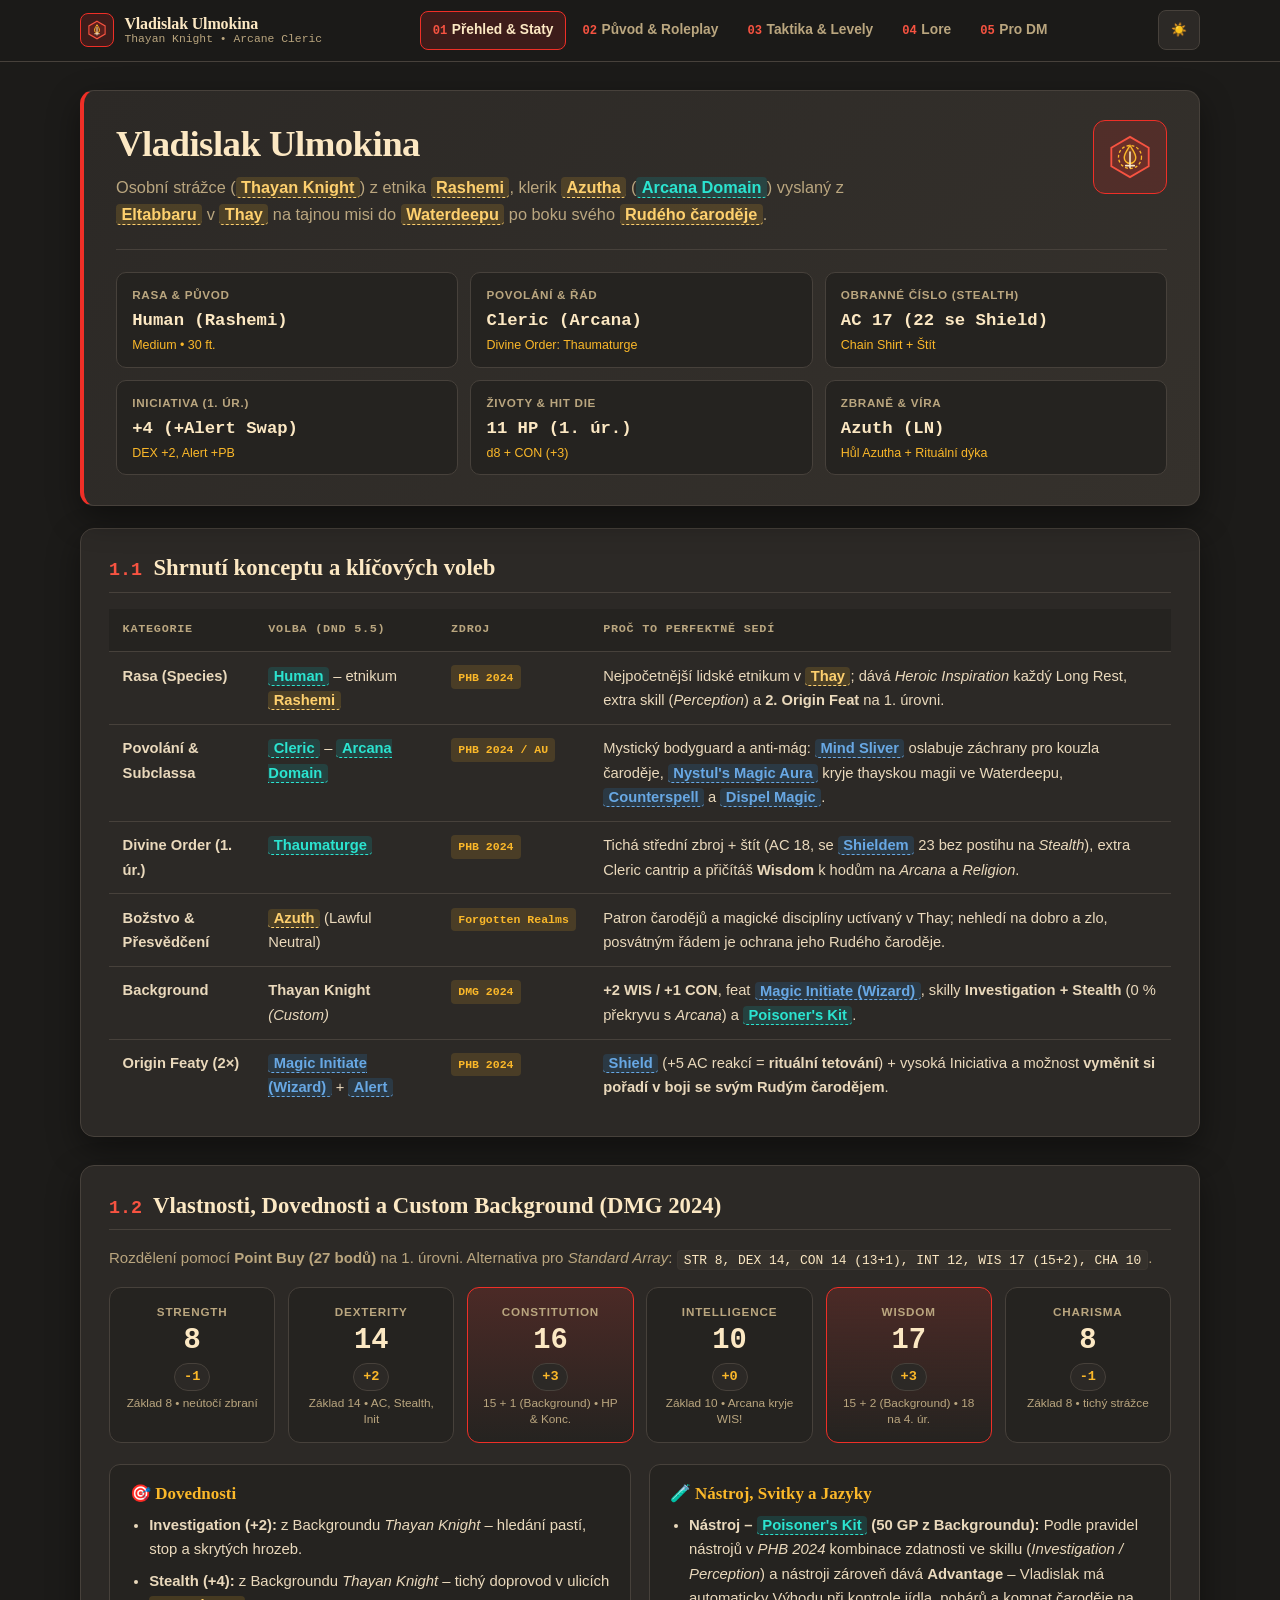
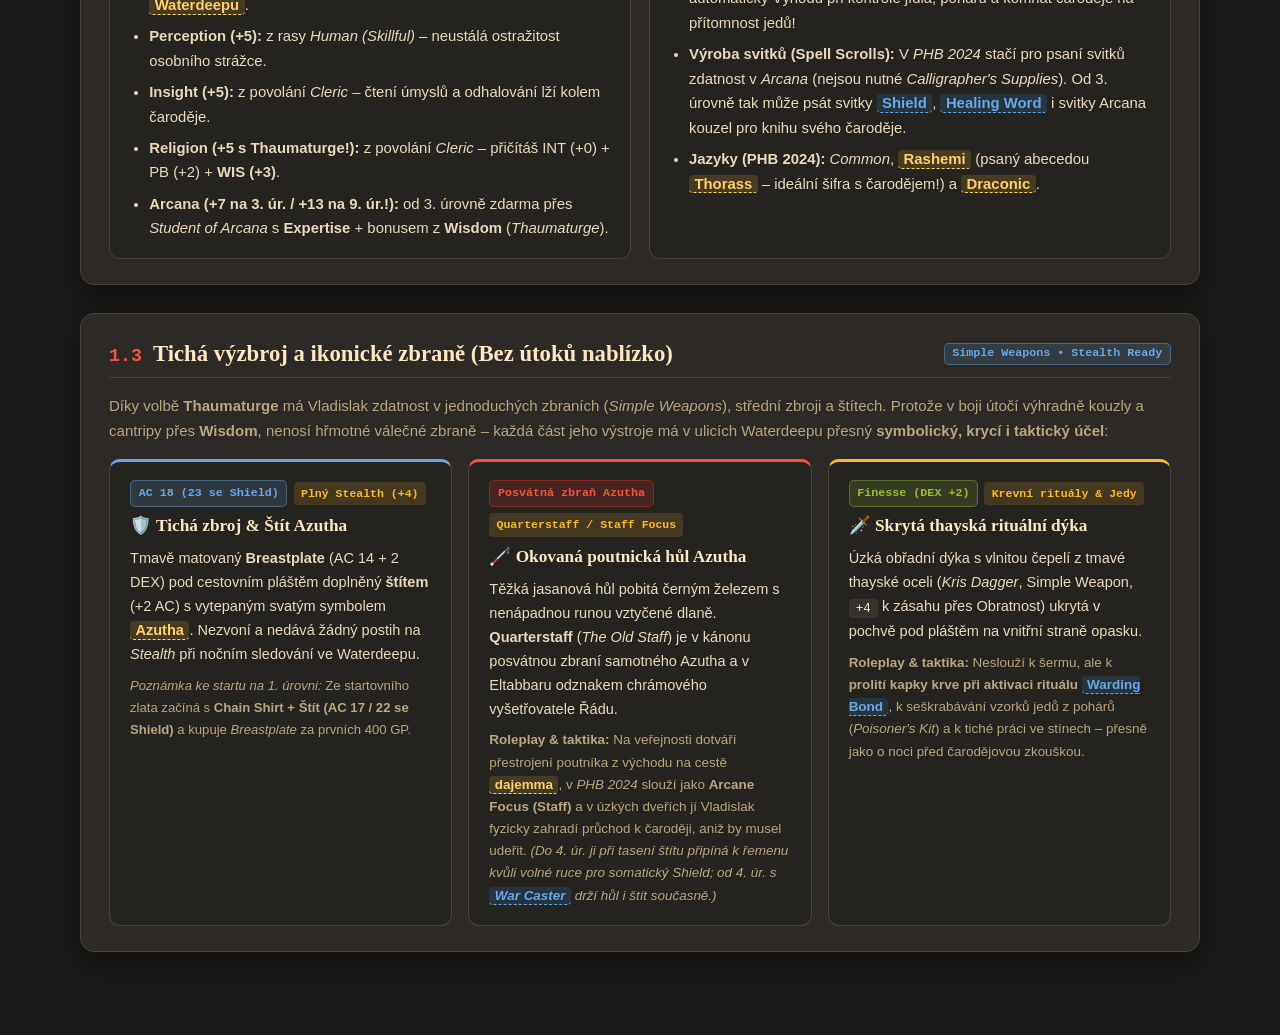
<file: index.html>
<!DOCTYPE html>
<html lang="cs" data-theme="dark">
<head>
  <meta charset="UTF-8" />
  <meta name="viewport" content="width=device-width, initial-scale=1.0, viewport-fit=cover" />
  <title>Vladislak Ulmokina — 01. Přehled &amp; Staty (DnD 5.5 Dossier)</title>
  <script>
    (function () {
      try {
        var t = localStorage.getItem('vladislak-theme');
        document.documentElement.setAttribute('data-theme', t === 'light' ? 'light' : 'dark');
      } catch (e) {
        document.documentElement.setAttribute('data-theme', 'dark');
      }
    })();
  </script>
  <link rel="stylesheet" href="css/styles.css" />
</head>
<body>
  <a class="skip-link" href="#main-content">Přeskočit na obsah</a>

  <!-- Sticky Top Navigation -->
  <header class="topbar">
    <div class="topbar-inner">
      <a class="brand" href="index.html" aria-label="Vladislak Ulmokina – Domů">
        <span class="brand-mark" aria-hidden="true">
          <svg width="20" height="20" viewBox="0 0 64 64" fill="none" xmlns="http://www.w3.org/2000/svg">
            <polygon points="32,4 58,19 58,45 32,60 6,45 6,19" stroke="var(--crimson)" stroke-width="3.5" fill="var(--crimson-soft)"/>
            <path d="M32 15C28 22 24 27 24 33C24 37.5 27.6 41 32 41C36.4 41 40 37.5 40 33C40 27 36 22 32 15Z" stroke="var(--gold)" stroke-width="3" fill="var(--gold-soft)"/>
            <path d="M32 24V48M25 44H39" stroke="var(--heading)" stroke-width="3" stroke-linecap="round"/>
          </svg>
        </span>
        <span class="brand-text">
          <span class="brand-title">Vladislak Ulmokina</span>
          <span class="brand-sub">Thayan Knight • Arcane Cleric</span>
        </span>
      </a>

      <nav class="desktop-nav" aria-label="Hlavní navigace">
        <a href="index.html" aria-current="page"><span class="nav-idx">01</span>Přehled &amp; Staty</a>
        <a href="background.html"><span class="nav-idx">02</span>Původ &amp; Roleplay</a>
        <a href="tactics.html"><span class="nav-idx">03</span>Taktika &amp; Levely</a>
        <a href="lore.html"><span class="nav-idx">04</span>Lore</a>
        <a href="dm.html"><span class="nav-idx">05</span>Pro DM</a>
      </nav>

      <div class="topbar-actions">
        <button class="btn-theme" id="themeBtn" type="button" aria-label="Přepnout barevný režim">
          <span aria-hidden="true">☀️</span>
        </button>
        <button class="hamburger-btn" id="hamburgerBtn" type="button" aria-label="Otevřít menu sekcí" aria-expanded="false" aria-controls="mobileDrawer">
          <span class="hamburger-bar"></span>
          <span class="hamburger-bar"></span>
          <span class="hamburger-bar"></span>
        </button>
      </div>
    </div>
  </header>

  <!-- Mobile Slide-Out Hamburger Drawer -->
  <div class="drawer-backdrop" id="drawerBackdrop" aria-hidden="true"></div>
  <aside class="mobile-drawer" id="mobileDrawer" aria-label="Mobilní navigace" aria-hidden="true">
    <div class="drawer-header">
      <span class="drawer-title">Navigace Dossieru</span>
      <button class="drawer-close" id="drawerCloseBtn" type="button" aria-label="Zavřít menu">&times;</button>
    </div>
    <nav class="drawer-nav" aria-label="Sekce postavy">
      <a href="index.html" aria-current="page">
        <span class="drawer-link-top"><span class="drawer-link-idx">01</span> Přehled &amp; Staty</span>
        <span class="drawer-link-desc">Koncept, vlastnosti, dovednosti, zbroj a zbraně</span>
      </a>
      <a href="background.html">
        <span class="drawer-link-top"><span class="drawer-link-idx">02</span> Původ &amp; Roleplay</span>
        <span class="drawer-link-desc">Příběh z Eltabbaru, tetování, Rashemi a 20 rituálů u stolu</span>
      </a>
      <a href="tactics.html">
        <span class="drawer-link-top"><span class="drawer-link-idx">03</span> Taktika &amp; Leveling</span>
        <span class="drawer-link-desc">Bojová synergie s Rudým čarodějem a postup po úrovních 1–12</span>
      </a>
      <a href="lore.html">
        <span class="drawer-link-top"><span class="drawer-link-idx">04</span> Znalosti světa (Lore)</span>
        <span class="drawer-link-desc">Božstva Thaye a alchymistické vademecum jedů</span>
      </a>
      <a href="dm.html">
        <span class="drawer-link-top"><span class="drawer-link-idx">05</span> Otevřené body pro DM</span>
        <span class="drawer-link-desc">Shrnutí pravidel 5.5, Session 0 otázky a háčky do kampaně</span>
      </a>
    </nav>
    <div class="drawer-footer" id="drawerThemeStatus">Aktivní paleta: Srcery Dark</div>
  </aside>

  <main class="container" id="main-content">

    <!-- Hero Character Banner -->
    <div class="hero">
      <div class="hero-top">
        <div>
          <h1>Vladislak Ulmokina</h1>
          <p class="hero-subtitle">
            Osobní strážce (<a class="lore" href="https://forgottenrealms.fandom.com/wiki/Thayan_knight" target="_blank" rel="noopener noreferrer">Thayan Knight</a>) z etnika <a class="lore" href="https://forgottenrealms.fandom.com/wiki/Rashemaar" target="_blank" rel="noopener noreferrer">Rashemi</a>, klerik <a class="lore" href="https://forgottenrealms.fandom.com/wiki/Azuth" target="_blank" rel="noopener noreferrer">Azutha</a> (<a class="rule" href="https://rpgbot.net/2024-dnd/classes/cleric/cleric-subclasses/#arcana-domain" target="_blank" rel="noopener noreferrer">Arcana Domain</a>) vyslaný z <a class="lore" href="https://forgottenrealms.fandom.com/wiki/Eltabbar" target="_blank" rel="noopener noreferrer">Eltabbaru</a> v <a class="lore" href="https://forgottenrealms.fandom.com/wiki/Thay" target="_blank" rel="noopener noreferrer">Thay</a> na tajnou misi do <a class="lore" href="https://forgottenrealms.fandom.com/wiki/Waterdeep" target="_blank" rel="noopener noreferrer">Waterdeepu</a> po boku svého <a class="lore" href="https://forgottenrealms.fandom.com/wiki/Red_Wizards_of_Thay" target="_blank" rel="noopener noreferrer">Rudého čaroděje</a>.
          </p>
        </div>
        <!-- Adaptive Thayan / Azuth Sigil SVG -->
        <div class="sigil-box" title="Pečeť Azutha a Thayan Knighta">
          <svg width="46" height="46" viewBox="0 0 64 64" fill="none" xmlns="http://www.w3.org/2000/svg" aria-hidden="true">
            <polygon points="32,4 58,19 58,45 32,60 6,45 6,19" stroke="var(--crimson)" stroke-width="2.5" fill="var(--crimson-soft)"/>
            <circle cx="32" cy="32" r="16" stroke="var(--gold)" stroke-width="1.8" stroke-dasharray="4 3"/>
            <path d="M32 16C28 23 24 27 24 33C24 37.5 27.6 41 32 41C36.4 41 40 37.5 40 33C40 27 36 23 32 16Z" stroke="var(--gold)" stroke-width="2" fill="var(--gold-soft)"/>
            <path d="M32 25V47M26 44H38" stroke="var(--heading)" stroke-width="2.2" stroke-linecap="round"/>
          </svg>
        </div>
      </div>

      <div class="quick-stats">
        <div class="qstat">
          <span class="qstat-label">Rasa &amp; Původ</span>
          <span class="qstat-value">Human (Rashemi)</span>
          <span class="qstat-note">Medium • 30 ft.</span>
        </div>
        <div class="qstat">
          <span class="qstat-label">Povolání &amp; Řád</span>
          <span class="qstat-value">Cleric (Arcana)</span>
          <span class="qstat-note">Divine Order: Thaumaturge</span>
        </div>
        <div class="qstat">
          <span class="qstat-label">Obranné číslo (Stealth)</span>
          <span class="qstat-value">AC 17 (22 se Shield)</span>
          <span class="qstat-note">Chain Shirt + Štít</span>
        </div>
        <div class="qstat">
          <span class="qstat-label">Iniciativa (1. úr.)</span>
          <span class="qstat-value">+4 (+Alert Swap)</span>
          <span class="qstat-note">DEX +2, Alert +PB</span>
        </div>
        <div class="qstat">
          <span class="qstat-label">Životy &amp; Hit Die</span>
          <span class="qstat-value">11 HP (1. úr.)</span>
          <span class="qstat-note">d8 + CON (+3)</span>
        </div>
        <div class="qstat">
          <span class="qstat-label">Zbraně &amp; Víra</span>
          <span class="qstat-value">Azuth (LN)</span>
          <span class="qstat-note">Hůl Azutha + Rituální dýka</span>
        </div>
      </div>
    </div>

    <!-- SECTION 1: Concept Summary -->
    <section id="prehled">
      <div class="card">
        <h2 class="section-title"><span><span class="section-num">1.1</span> Shrnutí konceptu a klíčových voleb</span></h2>
        <div class="table-wrap">
          <table class="responsive-table">
            <thead>
              <tr>
                <th>Kategorie</th>
                <th>Volba (DnD 5.5)</th>
                <th>Zdroj</th>
                <th>Proč to perfektně sedí</th>
              </tr>
            </thead>
            <tbody>
              <tr>
                <td data-label="Kategorie"><strong>Rasa (Species)</strong></td>
                <td data-label="Volba (DnD 5.5)"><a class="rule" href="https://www.dndbeyond.com/sources/dnd/free-rules/character-origins#Human" target="_blank" rel="noopener noreferrer">Human</a> – etnikum <a class="lore" href="https://forgottenrealms.fandom.com/wiki/Rashemaar" target="_blank" rel="noopener noreferrer">Rashemi</a></td>
                <td data-label="Zdroj"><span class="badge-book">PHB 2024</span></td>
                <td data-label="Proč to sedí">Nejpočetnější lidské etnikum v <a class="lore" href="https://forgottenrealms.fandom.com/wiki/Thay" target="_blank" rel="noopener noreferrer">Thay</a>; dává <em>Heroic Inspiration</em> každý Long Rest, extra skill (<em>Perception</em>) a <strong>2. Origin Feat</strong> na 1. úrovni.</td>
              </tr>
              <tr>
                <td data-label="Kategorie"><strong>Povolání &amp; Subclassa</strong></td>
                <td data-label="Volba (DnD 5.5)"><a class="rule" href="https://www.dndbeyond.com/sources/dnd/free-rules/character-classes#Cleric" target="_blank" rel="noopener noreferrer">Cleric</a> – <a class="rule" href="https://rpgbot.net/2024-dnd/classes/cleric/cleric-subclasses/#arcana-domain" target="_blank" rel="noopener noreferrer">Arcana Domain</a></td>
                <td data-label="Zdroj"><span class="badge-book">PHB 2024 / AU</span></td>
                <td data-label="Proč to sedí">Mystický bodyguard a anti-mág: <a class="spell" href="https://www.aidedd.org/spell/mind-sliver" target="_blank" rel="noopener noreferrer">Mind Sliver</a> oslabuje záchrany pro kouzla čaroděje, <a class="spell" href="https://www.aidedd.org/spell/nystuls-magic-aura" target="_blank" rel="noopener noreferrer">Nystul's Magic Aura</a> kryje thayskou magii ve Waterdeepu, <a class="spell" href="https://www.aidedd.org/spell/counterspell" target="_blank" rel="noopener noreferrer">Counterspell</a> a <a class="spell" href="https://www.aidedd.org/spell/dispel-magic" target="_blank" rel="noopener noreferrer">Dispel Magic</a>.</td>
              </tr>
              <tr>
                <td data-label="Kategorie"><strong>Divine Order (1. úr.)</strong></td>
                <td data-label="Volba (DnD 5.5)"><a class="rule" href="https://rpgbot.net/2024-dnd/classes/cleric/#cleric-class-features" target="_blank" rel="noopener noreferrer">Thaumaturge</a></td>
                <td data-label="Zdroj"><span class="badge-book">PHB 2024</span></td>
                <td data-label="Proč to sedí">Tichá střední zbroj + štít (AC 18, se <a class="spell" href="https://www.aidedd.org/spell/shield" target="_blank" rel="noopener noreferrer">Shieldem</a> 23 bez postihu na <em>Stealth</em>), extra Cleric cantrip a přičítáš <strong>Wisdom</strong> k hodům na <em>Arcana</em> a <em>Religion</em>.</td>
              </tr>
              <tr>
                <td data-label="Kategorie"><strong>Božstvo &amp; Přesvědčení</strong></td>
                <td data-label="Volba (DnD 5.5)"><a class="lore" href="https://forgottenrealms.fandom.com/wiki/Azuth" target="_blank" rel="noopener noreferrer">Azuth</a> (Lawful Neutral)</td>
                <td data-label="Zdroj"><span class="badge-book">Forgotten Realms</span></td>
                <td data-label="Proč to sedí">Patron čarodějů a magické disciplíny uctívaný v Thay; nehledí na dobro a zlo, posvátným řádem je ochrana jeho Rudého čaroděje.</td>
              </tr>
              <tr>
                <td data-label="Kategorie"><strong>Background</strong></td>
                <td data-label="Volba (DnD 5.5)"><strong>Thayan Knight</strong> <em>(Custom)</em></td>
                <td data-label="Zdroj"><span class="badge-book">DMG 2024</span></td>
                <td data-label="Proč to sedí"><strong>+2 WIS / +1 CON</strong>, feat <a class="spell" href="https://www.aidedd.org/feat/magic-initiate" target="_blank" rel="noopener noreferrer">Magic Initiate (Wizard)</a>, skilly <strong>Investigation + Stealth</strong> (0 % překryvu s <em>Arcana</em>) a <a class="rule" href="https://www.dndbeyond.com/sources/dnd/free-rules/equipment" target="_blank" rel="noopener noreferrer">Poisoner's Kit</a>.</td>
              </tr>
              <tr>
                <td data-label="Kategorie"><strong>Origin Featy (2×)</strong></td>
                <td data-label="Volba (DnD 5.5)"><a class="spell" href="https://www.aidedd.org/feat/magic-initiate" target="_blank" rel="noopener noreferrer">Magic Initiate (Wizard)</a> + <a class="spell" href="https://www.aidedd.org/feat/alert" target="_blank" rel="noopener noreferrer">Alert</a></td>
                <td data-label="Zdroj"><span class="badge-book">PHB 2024</span></td>
                <td data-label="Proč to sedí"><a class="spell" href="https://www.aidedd.org/spell/shield" target="_blank" rel="noopener noreferrer">Shield</a> (+5 AC reakcí = <strong>rituální tetování</strong>) + vysoká Iniciativa a možnost <strong>vyměnit si pořadí v boji se svým Rudým čarodějem</strong>.</td>
              </tr>
            </tbody>
          </table>
        </div>
      </div>
    </section>

    <!-- SECTION 2: Stats & Skills -->
    <section id="staty">
      <div class="card">
        <h2 class="section-title"><span><span class="section-num">1.2</span> Vlastnosti, Dovednosti a Custom Background (DMG 2024)</span></h2>

        <p style="margin-top:0; color:var(--text-muted); font-size:0.94rem;">
          Rozdělení pomocí <strong>Point Buy (27 bodů)</strong> na 1. úrovni. Alternativa pro <em>Standard Array</em>: <code>STR 8, DEX 14, CON 14 (13+1), INT 12, WIS 17 (15+2), CHA 10</code>.
        </p>

        <div class="ability-grid">
          <div class="ability-box">
            <div class="ability-name">Strength</div>
            <div class="ability-score">8</div>
            <div class="ability-mod">-1</div>
            <div class="ability-calc">Základ 8 • neútočí zbraní</div>
          </div>
          <div class="ability-box">
            <div class="ability-name">Dexterity</div>
            <div class="ability-score">14</div>
            <div class="ability-mod">+2</div>
            <div class="ability-calc">Základ 14 • AC, Stealth, Init</div>
          </div>
          <div class="ability-box primary">
            <div class="ability-name">Constitution</div>
            <div class="ability-score">16</div>
            <div class="ability-mod">+3</div>
            <div class="ability-calc">15 + 1 (Background) • HP &amp; Konc.</div>
          </div>
          <div class="ability-box">
            <div class="ability-name">Intelligence</div>
            <div class="ability-score">10</div>
            <div class="ability-mod">+0</div>
            <div class="ability-calc">Základ 10 • Arcana kryje WIS!</div>
          </div>
          <div class="ability-box primary">
            <div class="ability-name">Wisdom</div>
            <div class="ability-score">17</div>
            <div class="ability-mod">+3</div>
            <div class="ability-calc">15 + 2 (Background) • 18 na 4. úr.</div>
          </div>
          <div class="ability-box">
            <div class="ability-name">Charisma</div>
            <div class="ability-score">8</div>
            <div class="ability-mod">-1</div>
            <div class="ability-calc">Základ 8 • tichý strážce</div>
          </div>
        </div>

        <div class="grid-2">
          <div class="subcard">
            <h3>🎯 Dovednosti</h3>
            <ul>
              <li><strong>Investigation (+2):</strong> z Backgroundu <em>Thayan Knight</em> – hledání pastí, stop a skrytých hrozeb.</li>
              <li><strong>Stealth (+4):</strong> z Backgroundu <em>Thayan Knight</em> – tichý doprovod v ulicích <a class="lore" href="https://forgottenrealms.fandom.com/wiki/Waterdeep" target="_blank" rel="noopener noreferrer">Waterdeepu</a>.</li>
              <li><strong>Perception (+5):</strong> z rasy <em>Human (Skillful)</em> – neustálá ostražitost osobního strážce.</li>
              <li><strong>Insight (+5):</strong> z povolání <em>Cleric</em> – čtení úmyslů a odhalování lží kolem čaroděje.</li>
              <li><strong>Religion (+5 s Thaumaturge!):</strong> z povolání <em>Cleric</em> – přičítáš INT (+0) + PB (+2) + <strong>WIS (+3)</strong>.</li>
              <li><strong>Arcana (+7 na 3. úr. / +13 na 9. úr.!):</strong> od 3. úrovně zdarma přes <em>Student of Arcana</em> s <strong>Expertise</strong> + bonusem z <strong>Wisdom</strong> (<em>Thaumaturge</em>).</li>
            </ul>
          </div>

          <div class="subcard">
            <h3>🧪 Nástroj, Svitky a Jazyky</h3>
            <ul>
              <li><strong>Nástroj – <a class="rule" href="https://www.dndbeyond.com/sources/dnd/free-rules/equipment" target="_blank" rel="noopener noreferrer">Poisoner's Kit</a> (50 GP z Backgroundu):</strong> Podle pravidel nástrojů v <em>PHB 2024</em> kombinace zdatnosti ve skillu (<em>Investigation / Perception</em>) a nástroji zároveň dává <strong>Advantage</strong> – Vladislak má automaticky Výhodu při kontrole jídla, pohárů a komnat čaroděje na přítomnost jedů!</li>
              <li><strong>Výroba svitků (Spell Scrolls):</strong> V <em>PHB 2024</em> stačí pro psaní svitků zdatnost v <em>Arcana</em> (nejsou nutné <em>Calligrapher's Supplies</em>). Od 3. úrovně tak může psát svitky <a class="spell" href="https://www.aidedd.org/spell/shield" target="_blank" rel="noopener noreferrer">Shield</a>, <a class="spell" href="https://www.aidedd.org/spell/healing-word" target="_blank" rel="noopener noreferrer">Healing Word</a> i svitky Arcana kouzel pro knihu svého čaroděje.</li>
              <li><strong>Jazyky (PHB 2024):</strong> <em>Common</em>, <a class="lore" href="https://forgottenrealms.fandom.com/wiki/Rashemi_language" target="_blank" rel="noopener noreferrer">Rashemi</a> (psaný abecedou <a class="lore" href="https://forgottenrealms.fandom.com/wiki/Thorass_alphabet" target="_blank" rel="noopener noreferrer">Thorass</a> – ideální šifra s čarodějem!) a <a class="lore" href="https://forgottenrealms.fandom.com/wiki/Draconic_language" target="_blank" rel="noopener noreferrer">Draconic</a>.</li>
            </ul>
          </div>
        </div>
      </div>
    </section>

    <!-- SECTION 3: Stealth Armor & Iconic Weapons -->
    <section id="vyzbroj">
      <div class="card">
        <h2 class="section-title">
          <span><span class="section-num">1.3</span> Tichá výzbroj a ikonické zbraně (Bez útoků nablízko)</span>
          <span class="badge badge-blue">Simple Weapons • Stealth Ready</span>
        </h2>
        <p style="margin-top:0; color:var(--text-muted); font-size:0.94rem;">
          Díky volbě <strong>Thaumaturge</strong> má Vladislak zdatnost v jednoduchých zbraních (<em>Simple Weapons</em>), střední zbroji a štítech. Protože v boji útočí výhradně kouzly a cantripy přes <strong>Wisdom</strong>, nenosí hřmotné válečné zbraně – každá část jeho výstroje má v ulicích Waterdeepu přesný <strong>symbolický, krycí i taktický účel</strong>:
        </p>

        <div class="grid-3">
          <div class="gear-card stealth-armor">
            <div class="gear-meta">
              <span class="badge badge-blue">AC 18 (23 se Shield)</span>
              <span class="badge-book">Plný Stealth (+4)</span>
            </div>
            <h3 class="serif" style="margin:0; font-size:1.08rem; color:var(--heading);">🛡️ Tichá zbroj &amp; Štít Azutha</h3>
            <p style="margin:0; font-size:0.91rem;">
              Tmavě matovaný <strong>Breastplate</strong> (AC 14 + 2 DEX) pod cestovním pláštěm doplněný <strong>štítem</strong> (+2 AC) s vytepaným svatým symbolem <a class="lore" href="https://forgottenrealms.fandom.com/wiki/Azuth" target="_blank" rel="noopener noreferrer">Azutha</a>. Nezvoní a nedává žádný postih na <em>Stealth</em> při nočním sledování ve Waterdeepu.
            </p>
            <p style="margin:0; font-size:0.82rem; color:var(--text-muted);">
              <em>Poznámka ke startu na 1. úrovni:</em> Ze startovního zlata začíná s <strong>Chain Shirt + Štít (AC 17 / 22 se Shield)</strong> a kupuje <em>Breastplate</em> za prvních 400 GP.
            </p>
          </div>

          <div class="gear-card primary-weapon">
            <div class="gear-meta">
              <span class="badge badge-crimson">Posvátná zbraň Azutha</span>
              <span class="badge-book">Quarterstaff / Staff Focus</span>
            </div>
            <h3 class="serif" style="margin:0; font-size:1.08rem; color:var(--heading);">🦯 Okovaná poutnická hůl Azutha</h3>
            <p style="margin:0; font-size:0.91rem;">
              Těžká jasanová hůl pobitá černým železem s nenápadnou runou vztyčené dlaně. <strong>Quarterstaff</strong> (<em>The Old Staff</em>) je v kánonu posvátnou zbraní samotného Azutha a v Eltabbaru odznakem chrámového vyšetřovatele Řádu.
            </p>
            <p style="margin:0; font-size:0.84rem; color:var(--text-muted);">
              <strong>Roleplay &amp; taktika:</strong> Na veřejnosti dotváří přestrojení poutníka z východu na cestě <a class="lore" href="https://forgottenrealms.fandom.com/wiki/Dajemma" target="_blank" rel="noopener noreferrer">dajemma</a>, v <em>PHB 2024</em> slouží jako <strong>Arcane Focus (Staff)</strong> a v úzkých dveřích jí Vladislak fyzicky zahradí průchod k čaroději, aniž by musel udeřit. <em>(Do 4. úr. ji při tasení štítu připíná k řemenu kvůli volné ruce pro somatický Shield; od 4. úr. s <a class="spell" href="https://www.aidedd.org/feat/war-caster" target="_blank" rel="noopener noreferrer">War Caster</a> drží hůl i štít současně.)</em>
            </p>
          </div>

          <div class="gear-card">
            <div class="gear-meta">
              <span class="badge badge-green">Finesse (DEX +2)</span>
              <span class="badge-book">Krevní rituály &amp; Jedy</span>
            </div>
            <h3 class="serif" style="margin:0; font-size:1.08rem; color:var(--heading);">🗡️ Skrytá thayská rituální dýka</h3>
            <p style="margin:0; font-size:0.91rem;">
              Úzká obřadní dýka s vlnitou čepelí z tmavé thayské oceli (<em>Kris Dagger</em>, Simple Weapon, <code>+4</code> k zásahu přes Obratnost) ukrytá v pochvě pod pláštěm na vnitřní straně opasku.
            </p>
            <p style="margin:0; font-size:0.84rem; color:var(--text-muted);">
              <strong>Roleplay &amp; taktika:</strong> Neslouží k šermu, ale k <strong>prolití kapky krve při aktivaci rituálu <a class="spell" href="https://www.aidedd.org/spell/warding-bond" target="_blank" rel="noopener noreferrer">Warding Bond</a></strong>, k seškrabávání vzorků jedů z pohárů (<em>Poisoner's Kit</em>) a k tiché práci ve stínech – přesně jako o noci před čarodějovou zkouškou.
            </p>
          </div>
        </div>
      </div>
    </section>
  </main>

  <script src="js/main.js"></script>
</body>
</html>
</file>
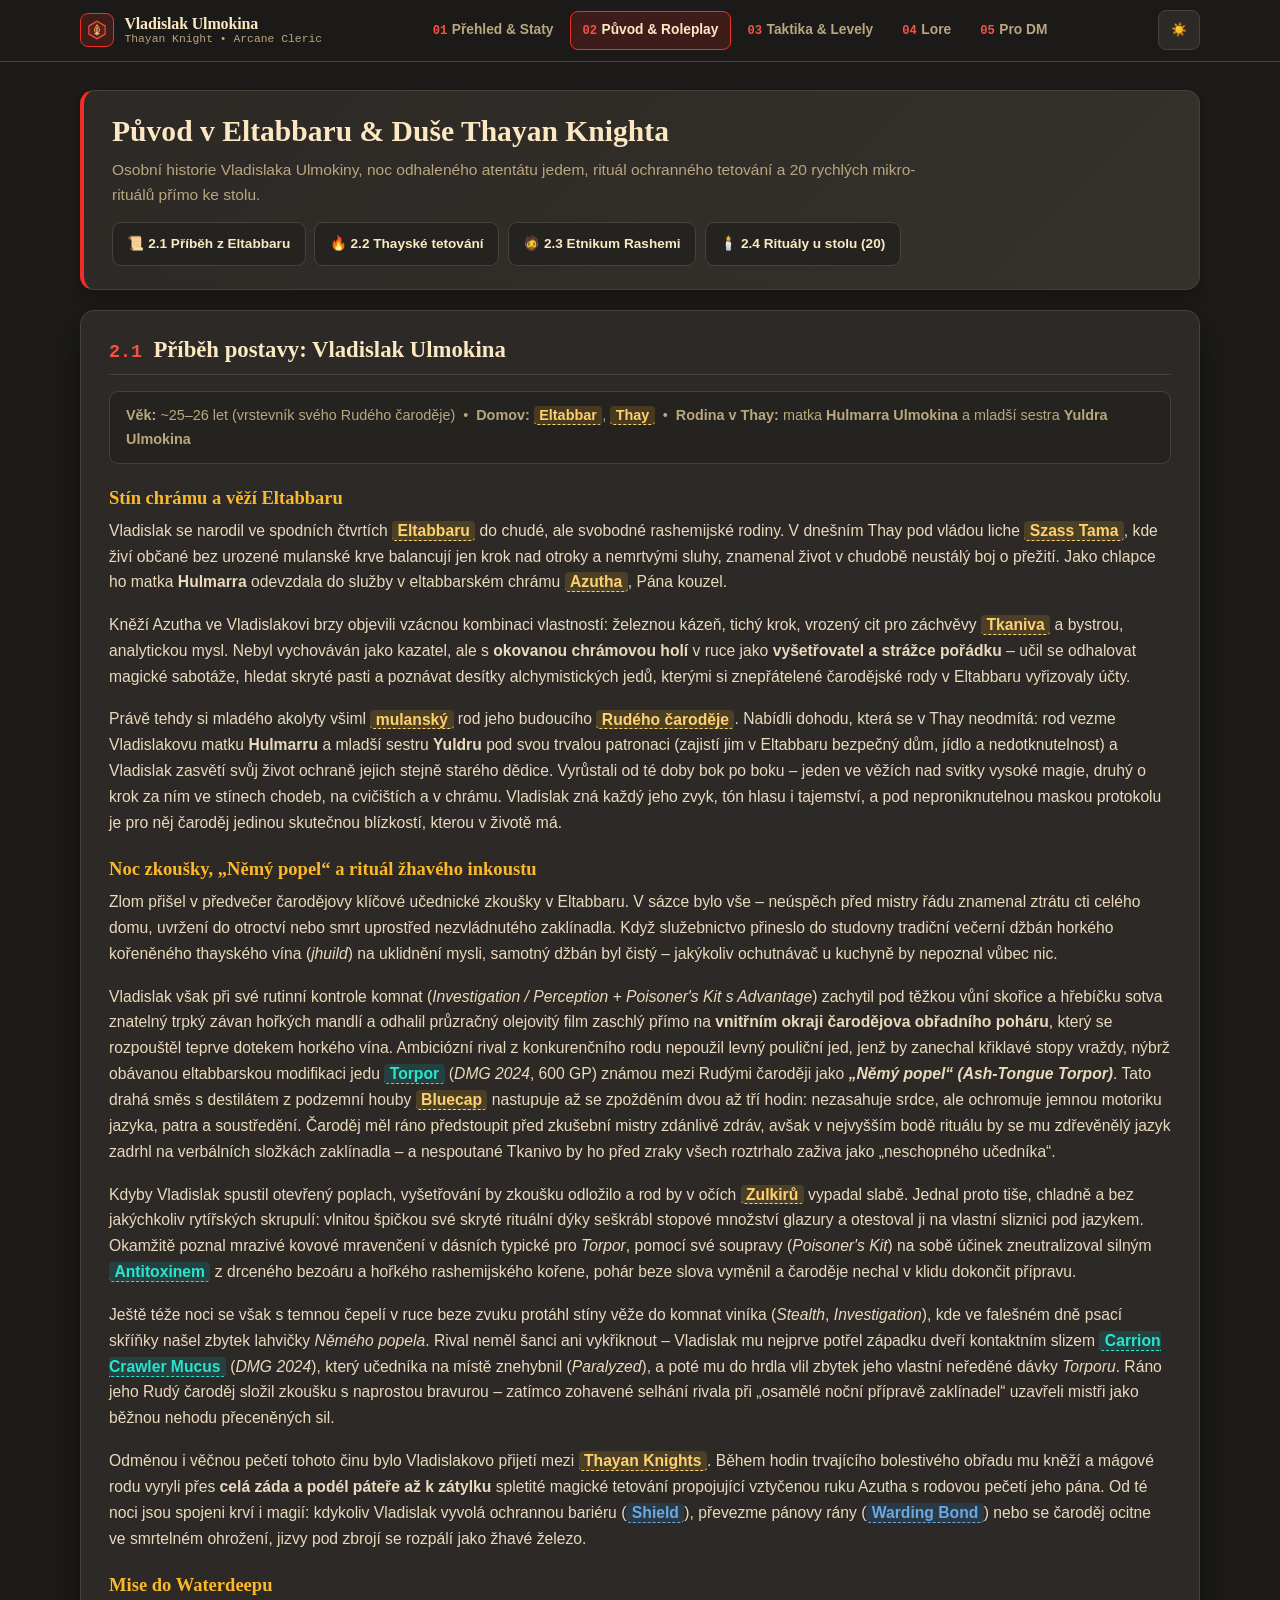
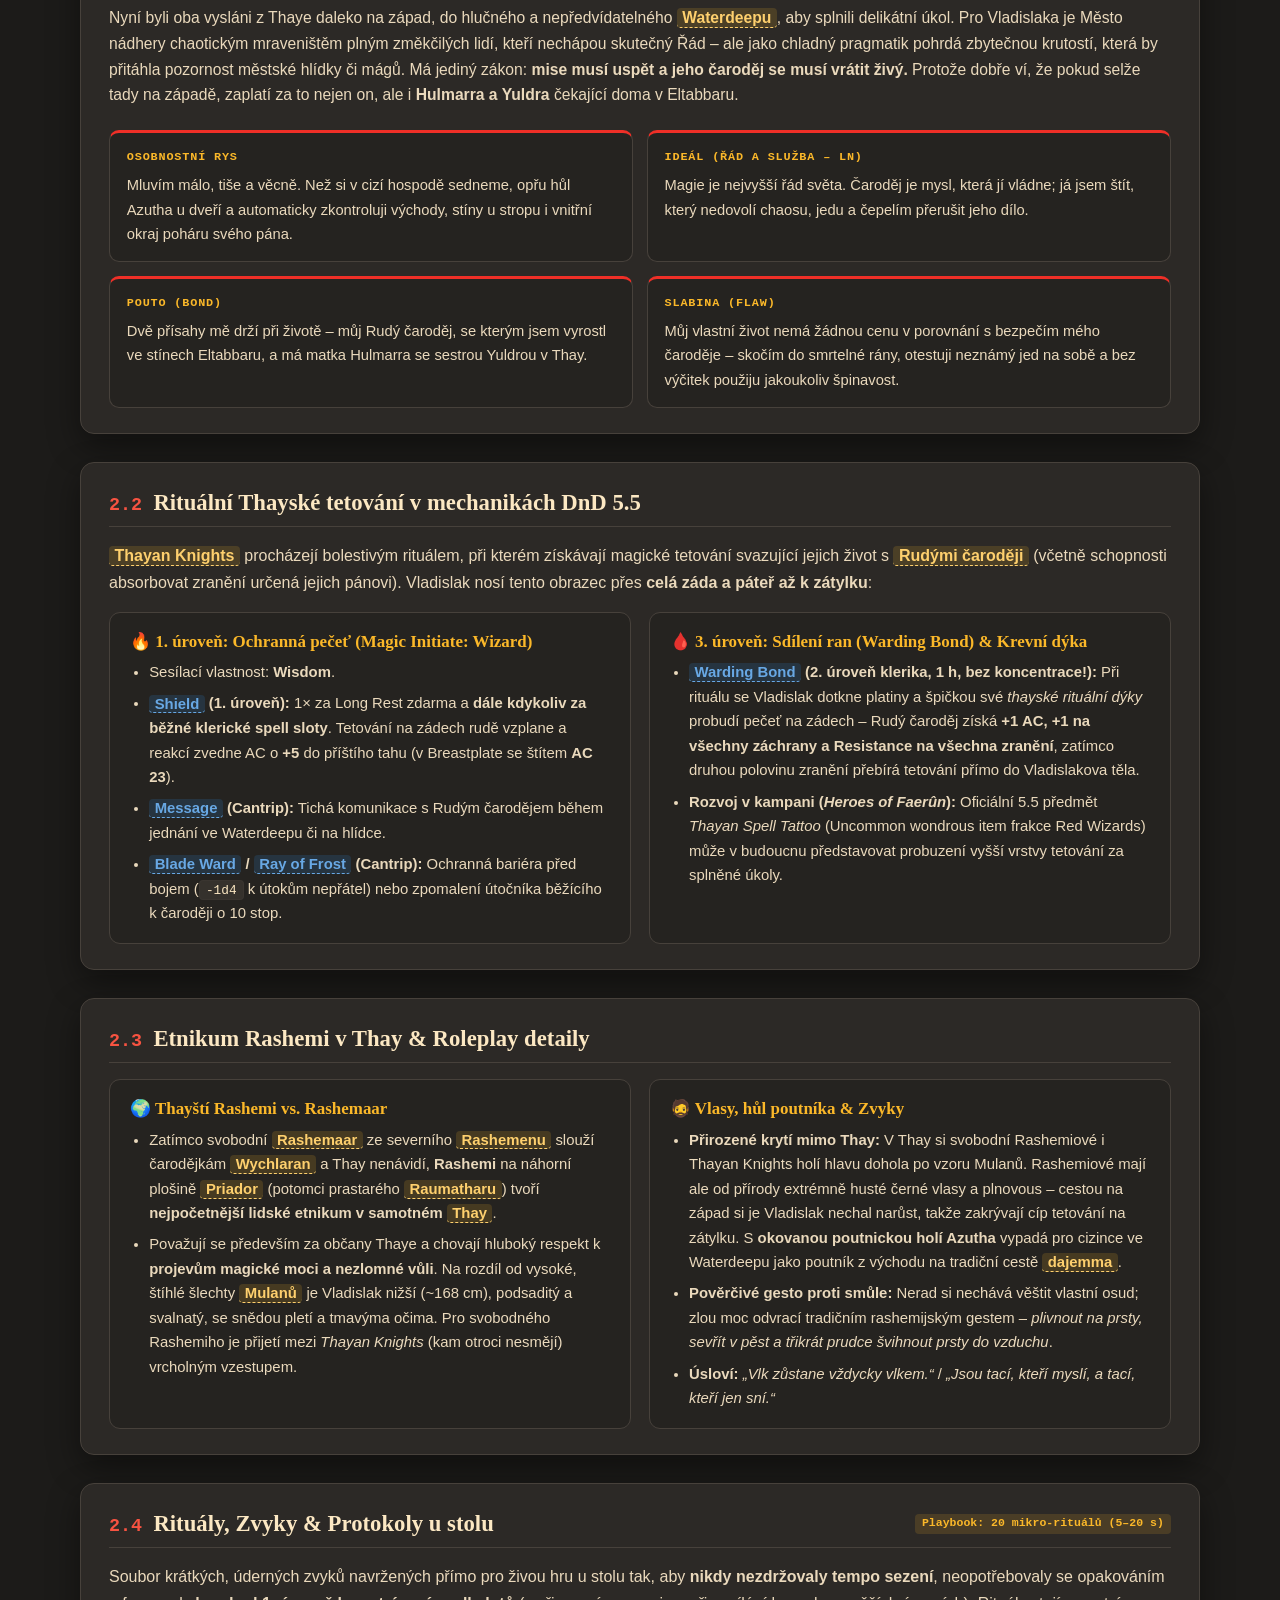
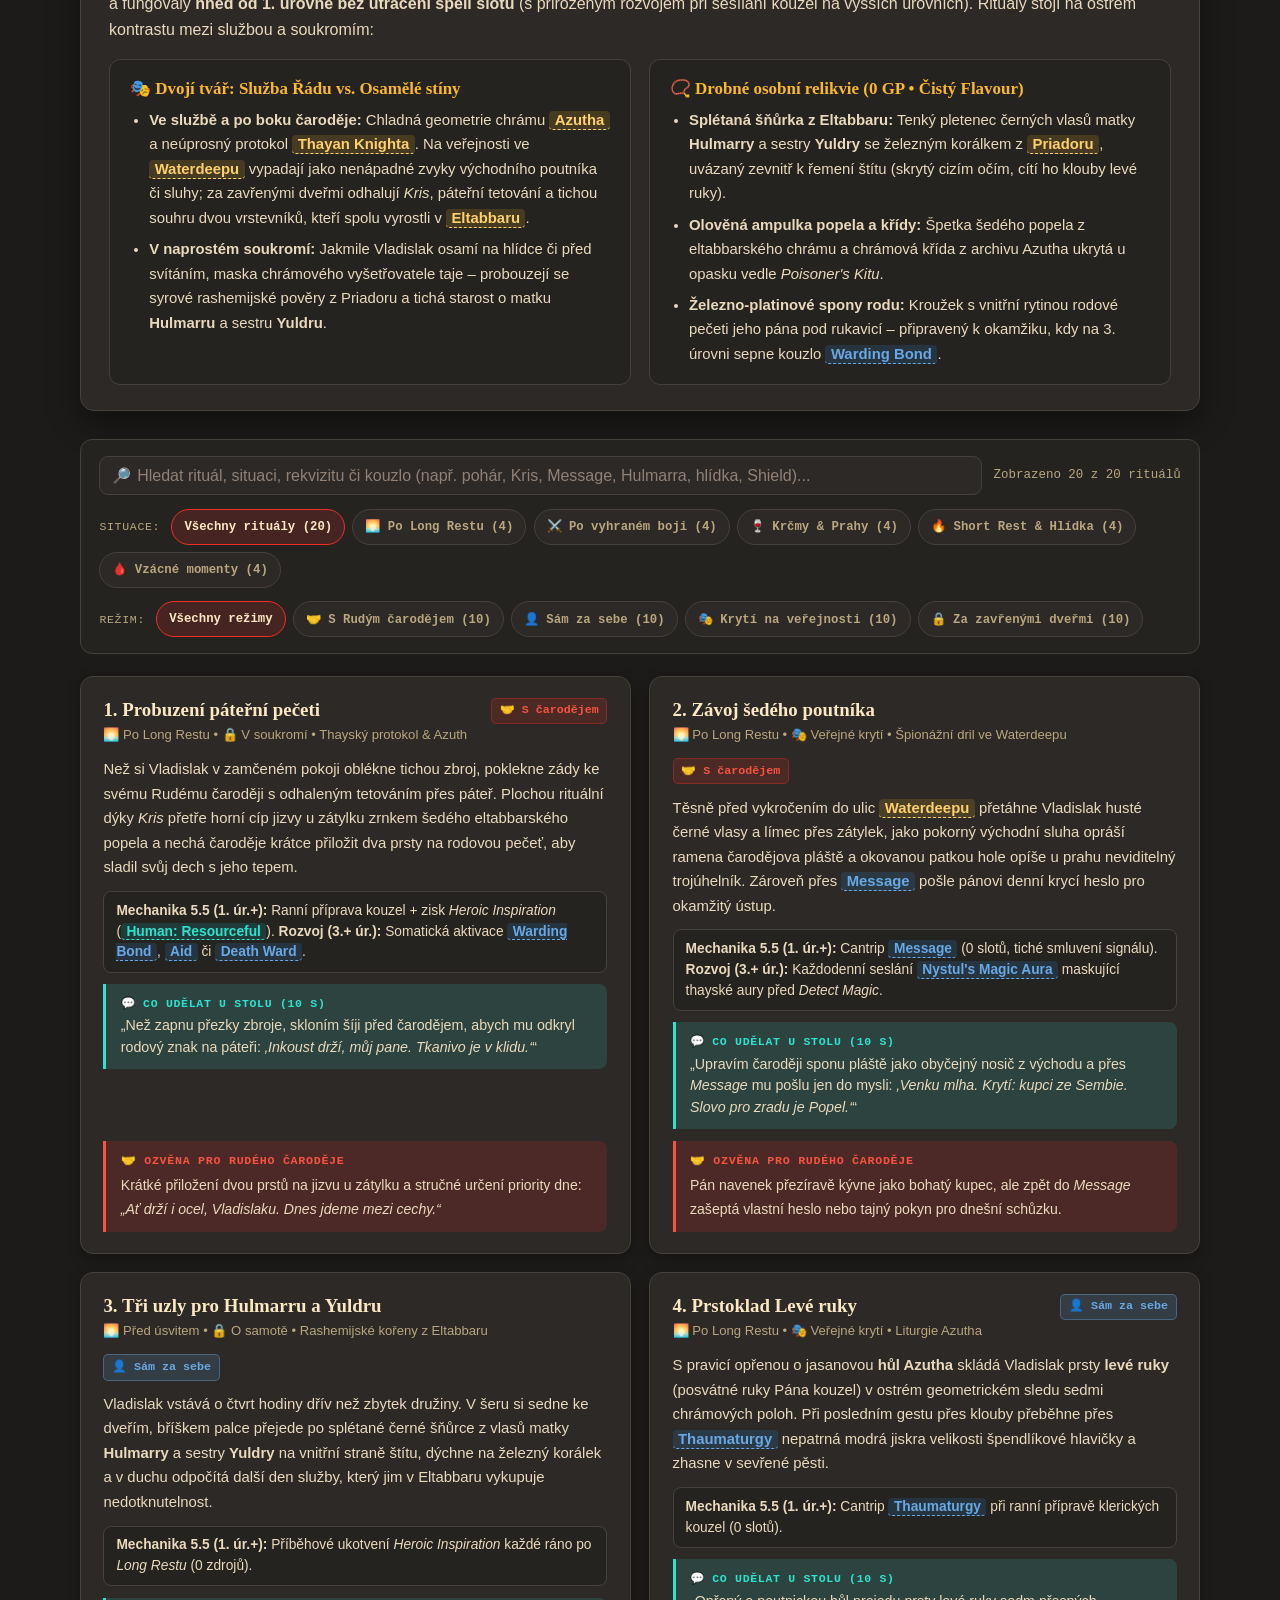
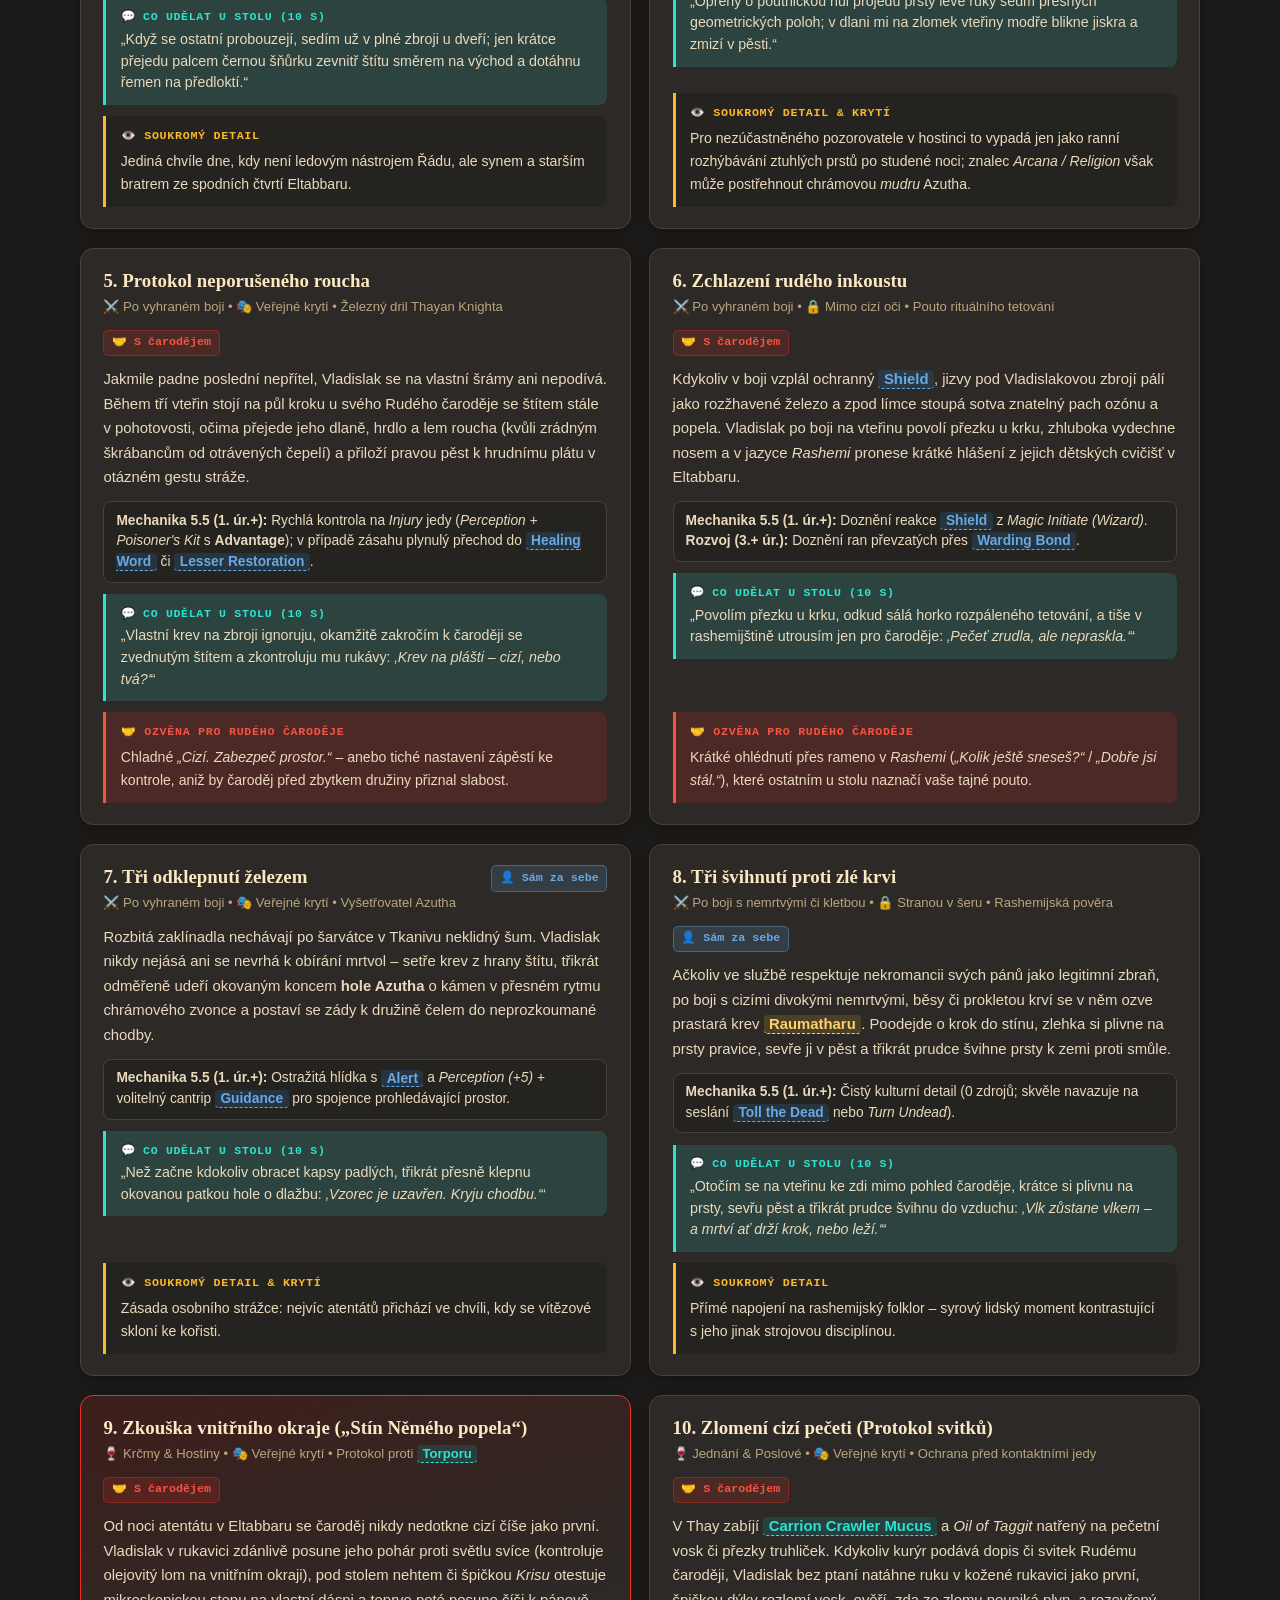
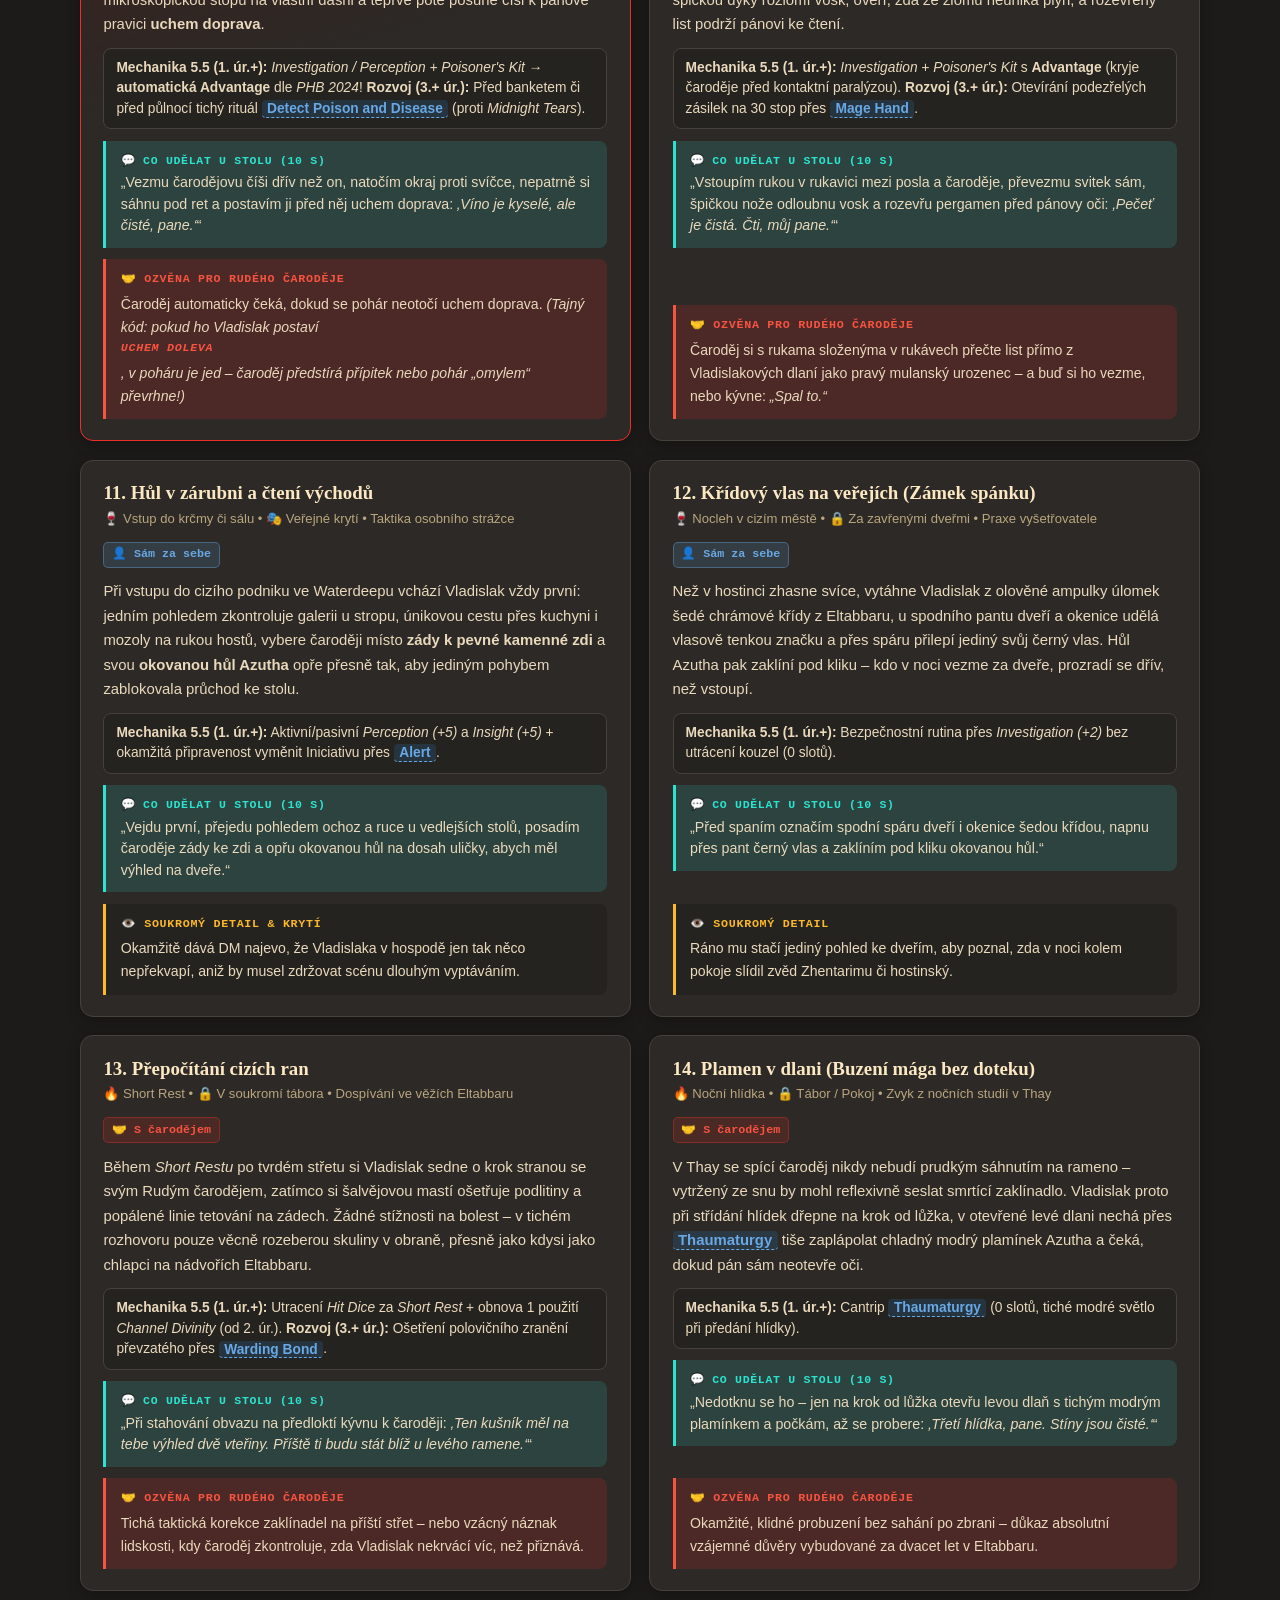
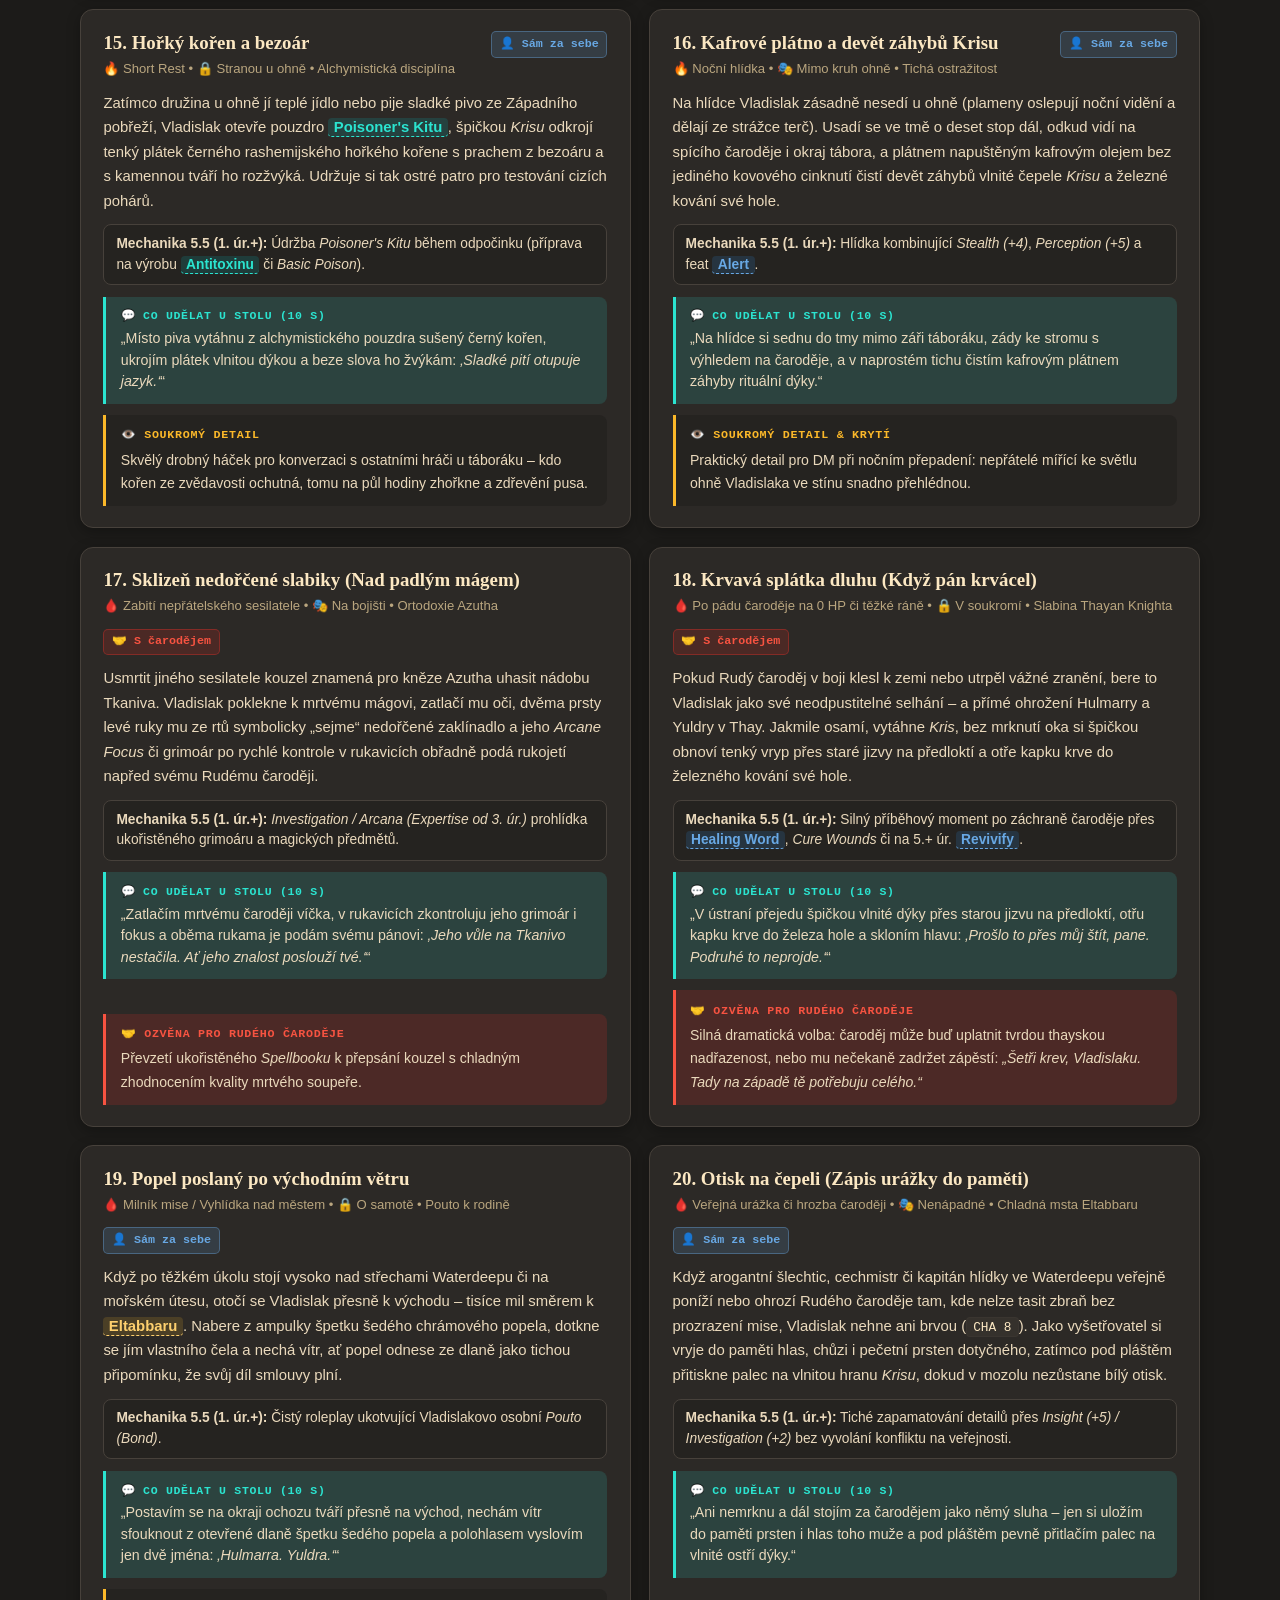
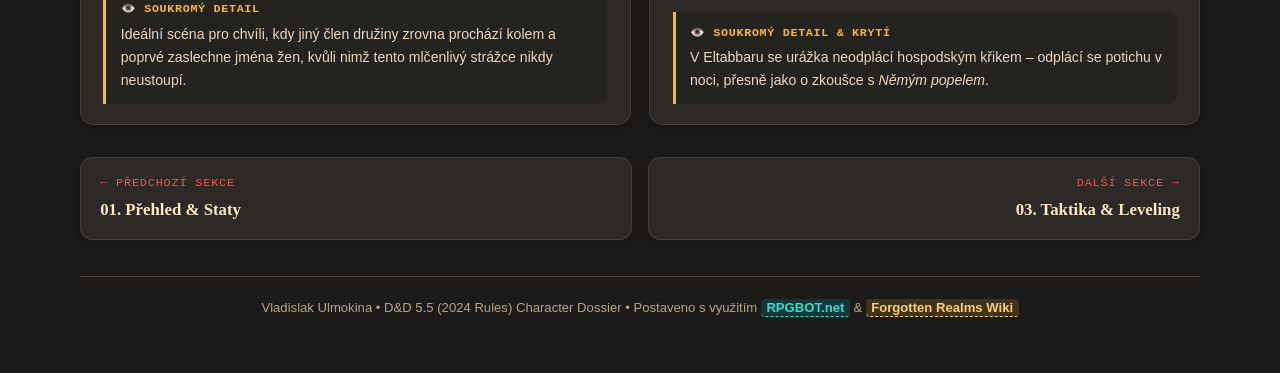
<file: background.html>
<!DOCTYPE html>
<html lang="cs" data-theme="dark">
<head>
  <meta charset="UTF-8" />
  <meta name="viewport" content="width=device-width, initial-scale=1.0, viewport-fit=cover" />
  <title>Vladislak Ulmokina — 02. Původ &amp; Roleplay (DnD 5.5 Dossier)</title>
  <script>
    (function () {
      try {
        var t = localStorage.getItem('vladislak-theme');
        document.documentElement.setAttribute('data-theme', t === 'light' ? 'light' : 'dark');
      } catch (e) {
        document.documentElement.setAttribute('data-theme', 'dark');
      }
    })();
  </script>
  <link rel="stylesheet" href="css/styles.css" />
</head>
<body>
  <a class="skip-link" href="#main-content">Přeskočit na obsah</a>

  <!-- Sticky Top Navigation -->
  <header class="topbar">
    <div class="topbar-inner">
      <a class="brand" href="index.html" aria-label="Vladislak Ulmokina – Domů">
        <span class="brand-mark" aria-hidden="true">
          <svg width="20" height="20" viewBox="0 0 64 64" fill="none" xmlns="http://www.w3.org/2000/svg">
            <polygon points="32,4 58,19 58,45 32,60 6,45 6,19" stroke="var(--crimson)" stroke-width="3.5" fill="var(--crimson-soft)"/>
            <path d="M32 15C28 22 24 27 24 33C24 37.5 27.6 41 32 41C36.4 41 40 37.5 40 33C40 27 36 22 32 15Z" stroke="var(--gold)" stroke-width="3" fill="var(--gold-soft)"/>
            <path d="M32 24V48M25 44H39" stroke="var(--heading)" stroke-width="3" stroke-linecap="round"/>
          </svg>
        </span>
        <span class="brand-text">
          <span class="brand-title">Vladislak Ulmokina</span>
          <span class="brand-sub">Thayan Knight • Arcane Cleric</span>
        </span>
      </a>

      <nav class="desktop-nav" aria-label="Hlavní navigace">
        <a href="index.html"><span class="nav-idx">01</span>Přehled &amp; Staty</a>
        <a href="background.html" aria-current="page"><span class="nav-idx">02</span>Původ &amp; Roleplay</a>
        <a href="tactics.html"><span class="nav-idx">03</span>Taktika &amp; Levely</a>
        <a href="lore.html"><span class="nav-idx">04</span>Lore</a>
        <a href="dm.html"><span class="nav-idx">05</span>Pro DM</a>
      </nav>

      <div class="topbar-actions">
        <button class="btn-theme" id="themeBtn" type="button" aria-label="Přepnout barevný režim">
          <span aria-hidden="true">☀️</span>
        </button>
        <button class="hamburger-btn" id="hamburgerBtn" type="button" aria-label="Otevřít menu sekcí" aria-expanded="false" aria-controls="mobileDrawer">
          <span class="hamburger-bar"></span>
          <span class="hamburger-bar"></span>
          <span class="hamburger-bar"></span>
        </button>
      </div>
    </div>
  </header>

  <!-- Mobile Slide-Out Hamburger Drawer -->
  <div class="drawer-backdrop" id="drawerBackdrop" aria-hidden="true"></div>
  <aside class="mobile-drawer" id="mobileDrawer" aria-label="Mobilní navigace" aria-hidden="true">
    <div class="drawer-header">
      <span class="drawer-title">Navigace Dossieru</span>
      <button class="drawer-close" id="drawerCloseBtn" type="button" aria-label="Zavřít menu">&times;</button>
    </div>
    <nav class="drawer-nav" aria-label="Sekce postavy">
      <a href="index.html">
        <span class="drawer-link-top"><span class="drawer-link-idx">01</span> Přehled &amp; Staty</span>
        <span class="drawer-link-desc">Koncept, vlastnosti, dovednosti, tichá zbroj a zbraně</span>
      </a>
      <a href="background.html" aria-current="page">
        <span class="drawer-link-top"><span class="drawer-link-idx">02</span> Původ &amp; Roleplay</span>
        <span class="drawer-link-desc">Příběh z Eltabbaru, tetování, Rashemi a 20 rituálů u stolu</span>
      </a>
      <a href="tactics.html">
        <span class="drawer-link-top"><span class="drawer-link-idx">03</span> Taktika &amp; Leveling</span>
        <span class="drawer-link-desc">Bojová synergie s Rudým čarodějem a postup po úrovních 1–12</span>
      </a>
      <a href="lore.html">
        <span class="drawer-link-top"><span class="drawer-link-idx">04</span> Znalosti světa (Lore)</span>
        <span class="drawer-link-desc">Božstva Thaye a alchymistické vademecum jedů</span>
      </a>
      <a href="dm.html">
        <span class="drawer-link-top"><span class="drawer-link-idx">05</span> Otevřené body pro DM</span>
        <span class="drawer-link-desc">Shrnutí pravidel 5.5, Session 0 otázky a háčky do kampaně</span>
      </a>
    </nav>
    <div class="drawer-footer" id="drawerThemeStatus">Aktivní paleta: Srcery Dark</div>
  </aside>

  <main class="container" id="main-content">

    <!-- Compact Subpage Banner -->
    <div class="page-header">
      <h1>Původ v Eltabbaru &amp; Duše Thayan Knighta</h1>
      <p>Osobní historie Vladislaka Ulmokiny, noc odhaleného atentátu jedem, rituál ochranného tetování a 20 rychlých mikro-rituálů přímo ke stolu.</p>
      <div class="chapter-jumps" role="navigation" aria-label="Kapitoly původu a roleplaye">
        <a class="jump-pill" href="#pribeh">📜 2.1 Příběh z Eltabbaru</a>
        <a class="jump-pill" href="#tetovani">🔥 2.2 Thayské tetování</a>
        <a class="jump-pill" href="#rashemi">🧔 2.3 Etnikum Rashemi</a>
        <a class="jump-pill" href="#ritualy">🕯️ 2.4 Rituály u stolu (20)</a>
      </div>
    </div>

    <!-- SECTION 2.1: Backstory -->
    <section id="pribeh">
      <div class="card story-prose">
        <h2 class="section-title"><span><span class="section-num">2.1</span> Příběh postavy: Vladislak Ulmokina</span></h2>

        <div class="story-meta-bar">
          <strong>Věk:</strong> ~25–26 let (vrstevník svého Rudého čaroděje) &nbsp;•&nbsp;
          <strong>Domov:</strong> <a class="lore" href="https://forgottenrealms.fandom.com/wiki/Eltabbar" target="_blank" rel="noopener noreferrer">Eltabbar</a>, <a class="lore" href="https://forgottenrealms.fandom.com/wiki/Thay" target="_blank" rel="noopener noreferrer">Thay</a> &nbsp;•&nbsp;
          <strong>Rodina v Thay:</strong> matka <strong>Hulmarra Ulmokina</strong> a mladší sestra <strong>Yuldra Ulmokina</strong>
        </div>

        <h3 class="story-chapter">Stín chrámu a věží Eltabbaru</h3>
        <p>
          Vladislak se narodil ve spodních čtvrtích <a class="lore" href="https://forgottenrealms.fandom.com/wiki/Eltabbar" target="_blank" rel="noopener noreferrer">Eltabbaru</a> do chudé, ale svobodné rashemijské rodiny. V dnešním Thay pod vládou liche <a class="lore" href="https://forgottenrealms.fandom.com/wiki/Szass_Tam" target="_blank" rel="noopener noreferrer">Szass Tama</a>, kde živí občané bez urozené mulanské krve balancují jen krok nad otroky a nemrtvými sluhy, znamenal život v chudobě neustálý boj o přežití. Jako chlapce ho matka <strong>Hulmarra</strong> odevzdala do služby v eltabbarském chrámu <a class="lore" href="https://forgottenrealms.fandom.com/wiki/Azuth" target="_blank" rel="noopener noreferrer">Azutha</a>, Pána kouzel.
        </p>
        <p>
          Kněží Azutha ve Vladislakovi brzy objevili vzácnou kombinaci vlastností: železnou kázeň, tichý krok, vrozený cit pro záchvěvy <a class="lore" href="https://forgottenrealms.fandom.com/wiki/Weave" target="_blank" rel="noopener noreferrer">Tkaniva</a> a bystrou, analytickou mysl. Nebyl vychováván jako kazatel, ale s <strong>okovanou chrámovou holí</strong> v ruce jako <strong>vyšetřovatel a strážce pořádku</strong> – učil se odhalovat magické sabotáže, hledat skryté pasti a poznávat desítky alchymistických jedů, kterými si znepřátelené čarodějské rody v Eltabbaru vyřizovaly účty.
        </p>
        <p>
          Právě tehdy si mladého akolyty všiml <a class="lore" href="https://forgottenrealms.fandom.com/wiki/Mulan" target="_blank" rel="noopener noreferrer">mulanský</a> rod jeho budoucího <a class="lore" href="https://forgottenrealms.fandom.com/wiki/Red_Wizards_of_Thay" target="_blank" rel="noopener noreferrer">Rudého čaroděje</a>. Nabídli dohodu, která se v Thay neodmítá: rod vezme Vladislakovu matku <strong>Hulmarru</strong> a mladší sestru <strong>Yuldru</strong> pod svou trvalou patronaci (zajistí jim v Eltabbaru bezpečný dům, jídlo a nedotknutelnost) a Vladislak zasvětí svůj život ochraně jejich stejně starého dědice. Vyrůstali od té doby bok po boku – jeden ve věžích nad svitky vysoké magie, druhý o krok za ním ve stínech chodeb, na cvičištích a v chrámu. Vladislak zná každý jeho zvyk, tón hlasu i tajemství, a pod neproniknutelnou maskou protokolu je pro něj čaroděj jedinou skutečnou blízkostí, kterou v životě má.
        </p>

        <h3 id="noc-zkousky" class="story-chapter">Noc zkoušky, „Němý popel“ a rituál žhavého inkoustu</h3>
        <p>
          Zlom přišel v předvečer čarodějovy klíčové učednické zkoušky v Eltabbaru. V sázce bylo vše – neúspěch před mistry řádu znamenal ztrátu cti celého domu, uvržení do otroctví nebo smrt uprostřed nezvládnutého zaklínadla. Když služebnictvo přineslo do studovny tradiční večerní džbán horkého kořeněného thayského vína (<em>jhuild</em>) na uklidnění mysli, samotný džbán byl čistý – jakýkoliv ochutnávač u kuchyně by nepoznal vůbec nic.
        </p>
        <p>
          Vladislak však při své rutinní kontrole komnat (<em>Investigation / Perception + Poisoner's Kit s Advantage</em>) zachytil pod těžkou vůní skořice a hřebíčku sotva znatelný trpký závan hořkých mandlí a odhalil průzračný olejovitý film zaschlý přímo na <strong>vnitřním okraji čarodějova obřadního poháru</strong>, který se rozpouštěl teprve dotekem horkého vína. Ambiciózní rival z konkurenčního rodu nepoužil levný pouliční jed, jenž by zanechal křiklavé stopy vraždy, nýbrž obávanou eltabbarskou modifikaci jedu <a class="rule" href="lore.html#torpor-card">Torpor</a> (<em>DMG 2024</em>, 600 GP) známou mezi Rudými čaroději jako <strong><em>„Němý popel“ (Ash-Tongue Torpor)</em></strong>. Tato drahá směs s destilátem z podzemní houby <a class="lore" href="https://forgottenrealms.fandom.com/wiki/Bluecap" target="_blank" rel="noopener noreferrer">Bluecap</a> nastupuje až se zpožděním dvou až tří hodin: nezasahuje srdce, ale ochromuje jemnou motoriku jazyka, patra a soustředění. Čaroděj měl ráno předstoupit před zkušební mistry zdánlivě zdráv, avšak v nejvyšším bodě rituálu by se mu zdřevěnělý jazyk zadrhl na verbálních složkách zaklínadla – a nespoutané Tkanivo by ho před zraky všech roztrhalo zaživa jako „neschopného učedníka“.
        </p>
        <p>
          Kdyby Vladislak spustil otevřený poplach, vyšetřování by zkoušku odložilo a rod by v očích <a class="lore" href="https://forgottenrealms.fandom.com/wiki/Zulkir" target="_blank" rel="noopener noreferrer">Zulkirů</a> vypadal slabě. Jednal proto tiše, chladně a bez jakýchkoliv rytířských skrupulí: vlnitou špičkou své skryté rituální dýky seškrábl stopové množství glazury a otestoval ji na vlastní sliznici pod jazykem. Okamžitě poznal mrazivé kovové mravenčení v dásních typické pro <em>Torpor</em>, pomocí své soupravy (<em>Poisoner's Kit</em>) na sobě účinek zneutralizoval silným <a class="rule" href="https://www.dndbeyond.com/sources/dnd/br-2024/equipment#Antitoxin50GP" target="_blank" rel="noopener noreferrer">Antitoxinem</a> z drceného bezoáru a hořkého rashemijského kořene, pohár beze slova vyměnil a čaroděje nechal v klidu dokončit přípravu.
        </p>
        <p>
          Ještě téže noci se však s temnou čepelí v ruce beze zvuku protáhl stíny věže do komnat viníka (<em>Stealth</em>, <em>Investigation</em>), kde ve falešném dně psací skříňky našel zbytek lahvičky <em>Němého popela</em>. Rival neměl šanci ani vykřiknout – Vladislak mu nejprve potřel západku dveří kontaktním slizem <a class="rule" href="lore.html#crawler-card">Carrion Crawler Mucus</a> (<em>DMG 2024</em>), který učedníka na místě znehybnil (<em>Paralyzed</em>), a poté mu do hrdla vlil zbytek jeho vlastní neředěné dávky <em>Torporu</em>. Ráno jeho Rudý čaroděj složil zkoušku s naprostou bravurou – zatímco zohavené selhání rivala při „osamělé noční přípravě zaklínadel“ uzavřeli mistři jako běžnou nehodu přeceněných sil.
        </p>
        <p>
          Odměnou i věčnou pečetí tohoto činu bylo Vladislakovo přijetí mezi <a class="lore" href="https://forgottenrealms.fandom.com/wiki/Thayan_knight" target="_blank" rel="noopener noreferrer">Thayan Knights</a>. Během hodin trvajícího bolestivého obřadu mu kněží a mágové rodu vyryli přes <strong>celá záda a podél páteře až k zátylku</strong> spletité magické tetování propojující vztyčenou ruku Azutha s rodovou pečetí jeho pána. Od té noci jsou spojeni krví i magií: kdykoliv Vladislak vyvolá ochrannou bariéru (<a class="spell" href="https://www.aidedd.org/spell/shield" target="_blank" rel="noopener noreferrer">Shield</a>), převezme pánovy rány (<a class="spell" href="https://www.aidedd.org/spell/warding-bond" target="_blank" rel="noopener noreferrer">Warding Bond</a>) nebo se čaroděj ocitne ve smrtelném ohrožení, jizvy pod zbrojí se rozpálí jako žhavé železo.
        </p>

        <h3 class="story-chapter">Mise do Waterdeepu</h3>
        <p style="margin-bottom:0;">
          Nyní byli oba vysláni z Thaye daleko na západ, do hlučného a nepředvídatelného <a class="lore" href="https://forgottenrealms.fandom.com/wiki/Waterdeep" target="_blank" rel="noopener noreferrer">Waterdeepu</a>, aby splnili delikátní úkol. Pro Vladislaka je Město nádhery chaotickým mraveništěm plným změkčilých lidí, kteří nechápou skutečný Řád – ale jako chladný pragmatik pohrdá zbytečnou krutostí, která by přitáhla pozornost městské hlídky či mágů. Má jediný zákon: <strong>mise musí uspět a jeho čaroděj se musí vrátit živý.</strong> Protože dobře ví, že pokud selže tady na západě, zaplatí za to nejen on, ale i <strong>Hulmarra a Yuldra</strong> čekající doma v Eltabbaru.
        </p>

        <div class="trait-grid">
          <div class="trait-card">
            <strong>Osobnostní rys</strong>
            Mluvím málo, tiše a věcně. Než si v cizí hospodě sedneme, opřu hůl Azutha u dveří a automaticky zkontroluji východy, stíny u stropu i vnitřní okraj poháru svého pána.
          </div>
          <div class="trait-card">
            <strong>Ideál (Řád a Služba – LN)</strong>
            Magie je nejvyšší řád světa. Čaroděj je mysl, která jí vládne; já jsem štít, který nedovolí chaosu, jedu a čepelím přerušit jeho dílo.
          </div>
          <div class="trait-card">
            <strong>Pouto (Bond)</strong>
            Dvě přísahy mě drží při životě – můj Rudý čaroděj, se kterým jsem vyrostl ve stínech Eltabbaru, a má matka Hulmarra se sestrou Yuldrou v Thay.
          </div>
          <div class="trait-card">
            <strong>Slabina (Flaw)</strong>
            Můj vlastní život nemá žádnou cenu v porovnání s bezpečím mého čaroděje – skočím do smrtelné rány, otestuji neznámý jed na sobě a bez výčitek použiju jakoukoliv špinavost.
          </div>
        </div>
      </div>
    </section>

    <!-- SECTION 2.2: Ritual Tattoo Mechanics -->
    <section id="tetovani">
      <div class="card">
        <h2 class="section-title"><span><span class="section-num">2.2</span> Rituální Thayské tetování v mechanikách DnD 5.5</span></h2>
        <p style="margin-top:0;">
          <a class="lore" href="https://forgottenrealms.fandom.com/wiki/Thayan_knight" target="_blank" rel="noopener noreferrer">Thayan Knights</a> procházejí bolestivým rituálem, při kterém získávají magické tetování svazující jejich život s <a class="lore" href="https://forgottenrealms.fandom.com/wiki/Red_Wizards_of_Thay" target="_blank" rel="noopener noreferrer">Rudými čaroději</a> (včetně schopnosti absorbovat zranění určená jejich pánovi). Vladislak nosí tento obrazec přes <strong>celá záda a páteř až k zátylku</strong>:
        </p>
        <div class="grid-2">
          <div class="subcard">
            <h3>🔥 1. úroveň: Ochranná pečeť (Magic Initiate: Wizard)</h3>
            <ul>
              <li>Sesílací vlastnost: <strong>Wisdom</strong>.</li>
              <li><strong><a class="spell" href="https://www.aidedd.org/spell/shield" target="_blank" rel="noopener noreferrer">Shield</a> (1. úroveň):</strong> 1× za Long Rest zdarma a <strong>dále kdykoliv za běžné klerické spell sloty</strong>. Tetování na zádech rudě vzplane a reakcí zvedne AC o <strong>+5</strong> do příštího tahu (v Breastplate se štítem <strong>AC 23</strong>).</li>
              <li><strong><a class="spell" href="https://www.aidedd.org/spell/message" target="_blank" rel="noopener noreferrer">Message</a> (Cantrip):</strong> Tichá komunikace s Rudým čarodějem během jednání ve Waterdeepu či na hlídce.</li>
              <li><strong><a class="spell" href="https://www.aidedd.org/spell/blade-ward" target="_blank" rel="noopener noreferrer">Blade Ward</a> / <a class="spell" href="https://www.aidedd.org/spell/ray-of-frost" target="_blank" rel="noopener noreferrer">Ray of Frost</a> (Cantrip):</strong> Ochranná bariéra před bojem (<code>-1d4</code> k útokům nepřátel) nebo zpomalení útočníka běžícího k čaroději o 10 stop.</li>
            </ul>
          </div>
          <div class="subcard">
            <h3>🩸 3. úroveň: Sdílení ran (Warding Bond) &amp; Krevní dýka</h3>
            <ul>
              <li><strong><a class="spell" href="https://www.aidedd.org/spell/warding-bond" target="_blank" rel="noopener noreferrer">Warding Bond</a> (2. úroveň klerika, 1 h, bez koncentrace!):</strong> Při rituálu se Vladislak dotkne platiny a špičkou své <em>thayské rituální dýky</em> probudí pečeť na zádech – Rudý čaroděj získá <strong>+1 AC, +1 na všechny záchrany a Resistance na všechna zranění</strong>, zatímco druhou polovinu zranění přebírá tetování přímo do Vladislakova těla.</li>
              <li><strong>Rozvoj v kampani (<em>Heroes of Faerûn</em>):</strong> Oficiální 5.5 předmět <em>Thayan Spell Tattoo</em> (Uncommon wondrous item frakce Red Wizards) může v budoucnu představovat probuzení vyšší vrstvy tetování za splněné úkoly.</li>
            </ul>
          </div>
        </div>
      </div>
    </section>

    <!-- SECTION 2.3: Rashemi Ethnicity & Roleplay -->
    <section id="rashemi">
      <div class="card">
        <h2 class="section-title"><span><span class="section-num">2.3</span> Etnikum Rashemi v Thay &amp; Roleplay detaily</span></h2>
        <div class="grid-2">
          <div class="subcard">
            <h3>🌍 Thayští Rashemi vs. Rashemaar</h3>
            <ul>
              <li>Zatímco svobodní <a class="lore" href="https://forgottenrealms.fandom.com/wiki/Rashemaar" target="_blank" rel="noopener noreferrer">Rashemaar</a> ze severního <a class="lore" href="https://forgottenrealms.fandom.com/wiki/Rashemen" target="_blank" rel="noopener noreferrer">Rashemenu</a> slouží čarodějkám <a class="lore" href="https://forgottenrealms.fandom.com/wiki/Wychlaran" target="_blank" rel="noopener noreferrer">Wychlaran</a> a Thay nenávidí, <strong>Rashemi</strong> na náhorní plošině <a class="lore" href="https://forgottenrealms.fandom.com/wiki/Priador" target="_blank" rel="noopener noreferrer">Priador</a> (potomci prastarého <a class="lore" href="https://forgottenrealms.fandom.com/wiki/Raumathar" target="_blank" rel="noopener noreferrer">Raumatharu</a>) tvoří <strong>nejpočetnější lidské etnikum v samotném <a class="lore" href="https://forgottenrealms.fandom.com/wiki/Thay" target="_blank" rel="noopener noreferrer">Thay</a></strong>.</li>
              <li>Považují se především za občany Thaye a chovají hluboký respekt k <strong>projevům magické moci a nezlomné vůli</strong>. Na rozdíl od vysoké, štíhlé šlechty <a class="lore" href="https://forgottenrealms.fandom.com/wiki/Mulan" target="_blank" rel="noopener noreferrer">Mulanů</a> je Vladislak nižší (~168 cm), podsaditý a svalnatý, se snědou pletí a tmavýma očima. Pro svobodného Rashemiho je přijetí mezi <em>Thayan Knights</em> (kam otroci nesmějí) vrcholným vzestupem.</li>
            </ul>
          </div>

          <div class="subcard">
            <h3>🧔 Vlasy, hůl poutníka &amp; Zvyky</h3>
            <ul>
              <li><strong>Přirozené krytí mimo Thay:</strong> V Thay si svobodní Rashemiové i Thayan Knights holí hlavu dohola po vzoru Mulanů. Rashemiové mají ale od přírody extrémně husté černé vlasy a plnovous – cestou na západ si je Vladislak nechal narůst, takže zakrývají cíp tetování na zátylku. S <strong>okovanou poutnickou holí Azutha</strong> vypadá pro cizince ve Waterdeepu jako poutník z východu na tradiční cestě <a class="lore" href="https://forgottenrealms.fandom.com/wiki/Dajemma" target="_blank" rel="noopener noreferrer">dajemma</a>.</li>
              <li><strong>Pověrčivé gesto proti smůle:</strong> Nerad si nechává věštit vlastní osud; zlou moc odvrací tradičním rashemijským gestem – <em>plivnout na prsty, sevřít v pěst a třikrát prudce švihnout prsty do vzduchu</em>.</li>
              <li><strong>Úsloví:</strong> <em>„Vlk zůstane vždycky vlkem.“</em> / <em>„Jsou tací, kteří myslí, a tací, kteří jen sní.“</em></li>
            </ul>
          </div>
        </div>
      </div>
    </section>

    <!-- SECTION 2.4: Tabletop Micro-Rituals Overview & Trinkets -->
    <section id="ritualy">
      <div class="card">
        <h2 class="section-title">
          <span><span class="section-num">2.4</span> Rituály, Zvyky &amp; Protokoly u stolu</span>
          <span class="badge-book">Playbook: 20 mikro-rituálů (5–20 s)</span>
        </h2>
        <p style="margin-top:0;">
          Soubor krátkých, úderných zvyků navržených přímo pro živou hru u stolu tak, aby <strong>nikdy nezdržovaly tempo sezení</strong>, neopotřebovaly se opakováním a fungovaly <strong>hned od 1. úrovně bez utrácení spell slotů</strong> (s přirozeným rozvojem při sesílání kouzel na vyšších úrovních). Rituály stojí na ostrém kontrastu mezi službou a soukromím:
        </p>

        <div class="grid-2">
          <div class="subcard">
            <h3>🎭 Dvojí tvář: Služba Řádu vs. Osamělé stíny</h3>
            <ul>
              <li><strong>Ve službě a po boku čaroděje:</strong> Chladná geometrie chrámu <a class="lore" href="https://forgottenrealms.fandom.com/wiki/Azuth" target="_blank" rel="noopener noreferrer">Azutha</a> a neúprosný protokol <a class="lore" href="https://forgottenrealms.fandom.com/wiki/Thayan_knight" target="_blank" rel="noopener noreferrer">Thayan Knighta</a>. Na veřejnosti ve <a class="lore" href="https://forgottenrealms.fandom.com/wiki/Waterdeep" target="_blank" rel="noopener noreferrer">Waterdeepu</a> vypadají jako nenápadné zvyky východního poutníka či sluhy; za zavřenými dveřmi odhalují <em>Kris</em>, páteřní tetování a tichou souhru dvou vrstevníků, kteří spolu vyrostli v <a class="lore" href="https://forgottenrealms.fandom.com/wiki/Eltabbar" target="_blank" rel="noopener noreferrer">Eltabbaru</a>.</li>
              <li><strong>V naprostém soukromí:</strong> Jakmile Vladislak osamí na hlídce či před svítáním, maska chrámového vyšetřovatele taje – probouzejí se syrové rashemijské pověry z Priadoru a tichá starost o matku <strong>Hulmarru</strong> a sestru <strong>Yuldru</strong>.</li>
            </ul>
          </div>

          <div class="subcard">
            <h3>📿 Drobné osobní relikvie (0 GP • Čistý Flavour)</h3>
            <ul>
              <li><strong>Splétaná šňůrka z Eltabbaru:</strong> Tenký pletenec černých vlasů matky <strong>Hulmarry</strong> a sestry <strong>Yuldry</strong> se železným korálkem z <a class="lore" href="https://forgottenrealms.fandom.com/wiki/Priador" target="_blank" rel="noopener noreferrer">Priadoru</a>, uvázaný zevnitř k řemení štítu (skrytý cizím očím, cítí ho klouby levé ruky).</li>
              <li><strong>Olověná ampulka popela a křídy:</strong> Špetka šedého popela z eltabbarského chrámu a chrámová křída z archivu Azutha ukrytá u opasku vedle <em>Poisoner's Kitu</em>.</li>
              <li><strong>Železno-platinové spony rodu:</strong> Kroužek s vnitřní rytinou rodové pečeti jeho pána pod rukavicí – připravený k okamžiku, kdy na 3. úrovni sepne kouzlo <a class="spell" href="https://www.aidedd.org/spell/warding-bond" target="_blank" rel="noopener noreferrer">Warding Bond</a>.</li>
            </ul>
          </div>
        </div>
      </div>
    </section>

    <!-- Interactive Filter & Search Controls (20 Micro-Rituals) -->
    <section id="ritualy-databaze" data-lore-section data-count-noun="rituálů" aria-label="Databáze rituálů u stolu">
      <div class="lore-controls">
        <div class="lore-search-row">
          <div class="search-input-wrap">
            <span class="search-icon" aria-hidden="true">🔎</span>
            <input
              type="search"
              id="ritualSearch"
              data-lore-search
              class="lore-search-input"
              placeholder="Hledat rituál, situaci, rekvizitu či kouzlo (např. pohár, Kris, Message, Hulmarra, hlídka, Shield)..."
              aria-label="Hledat v databázi rituálů"
            />
          </div>
          <span class="lore-count" id="ritualCount" data-lore-count>Zobrazeno 20 z 20 rituálů</span>
        </div>

        <div class="filter-chips" role="group" aria-label="Filtrovat rituály podle herního momentu">
          <span class="chip-group-label">Situace:</span>
          <button type="button" class="chip active" data-filter="all" aria-pressed="true">Všechny rituály (20)</button>
          <button type="button" class="chip" data-filter="dawn" aria-pressed="false">🌅 Po Long Restu (4)</button>
          <button type="button" class="chip" data-filter="combat" aria-pressed="false">⚔️ Po vyhraném boji (4)</button>
          <button type="button" class="chip" data-filter="tavern" aria-pressed="false">🍷 Krčmy &amp; Prahy (4)</button>
          <button type="button" class="chip" data-filter="rest" aria-pressed="false">🔥 Short Rest &amp; Hlídka (4)</button>
          <button type="button" class="chip" data-filter="rare" aria-pressed="false">🩸 Vzácné momenty (4)</button>
        </div>

        <div class="filter-chips" role="group" aria-label="Filtrovat rituály podle zapojení a utajení">
          <span class="chip-group-label">Režim:</span>
          <button type="button" class="chip active" data-subfilter="all" aria-pressed="true">Všechny režimy</button>
          <button type="button" class="chip" data-subfilter="duo" aria-pressed="false">🤝 S Rudým čarodějem (10)</button>
          <button type="button" class="chip" data-subfilter="solo" aria-pressed="false">👤 Sám za sebe (10)</button>
          <button type="button" class="chip" data-subfilter="covert" aria-pressed="false">🎭 Krytí na veřejnosti (10)</button>
          <button type="button" class="chip" data-subfilter="private" aria-pressed="false">🔒 Za zavřenými dveřmi (10)</button>
        </div>
      </div>

      <!-- 20 Micro-Ritual Cards Grid -->
      <div class="lore-grid">

        <!-- ==================== POOL 1: DAWN / LONG REST (4) ==================== -->

        <!-- 1. PROBUZENI PATERNI PECETI -->
        <article class="lore-card" data-category="dawn duo private">
          <div class="lore-card-head">
            <div>
              <h3>1. Probuzení páteřní pečeti</h3>
              <div class="lore-domain-sub">🌅 Po Long Restu • 🔒 V soukromí • Thayský protokol &amp; Azuth</div>
            </div>
            <div class="ritual-badges">
              <span class="badge badge-crimson">🤝 S čarodějem</span>
            </div>
          </div>
          <p>
            Než si Vladislak v zamčeném pokoji oblékne tichou zbroj, poklekne zády ke svému Rudému čaroději s odhaleným tetováním přes páteř. Plochou rituální dýky <em>Kris</em> přetře horní cíp jizvy u zátylku zrnkem šedého eltabbarského popela a nechá čaroděje krátce přiložit dva prsty na rodovou pečeť, aby sladil svůj dech s jeho tepem.
          </p>
          <div class="poison-mech">
            <strong>Mechanika 5.5 (1. úr.+):</strong> Ranní příprava kouzel + zisk <em>Heroic Inspiration</em> (<a class="rule" href="https://www.dndbeyond.com/sources/dnd/free-rules/character-origins#Human" target="_blank" rel="noopener noreferrer">Human: Resourceful</a>). <strong>Rozvoj (3.+ úr.):</strong> Somatická aktivace <a class="spell" href="https://www.aidedd.org/spell/warding-bond" target="_blank" rel="noopener noreferrer">Warding Bond</a>, <a class="spell" href="https://www.aidedd.org/spell/aid" target="_blank" rel="noopener noreferrer">Aid</a> či <a class="spell" href="https://www.aidedd.org/spell/death-ward" target="_blank" rel="noopener noreferrer">Death Ward</a>.
          </div>
          <div class="ritual-script">
            <strong>💬 Co udělat u stolu (10 s)</strong>
            „Než zapnu přezky zbroje, skloním šíji před čarodějem, abych mu odkryl rodový znak na páteři: <em>‚Inkoust drží, můj pane. Tkanivo je v klidu.‘</em>“
          </div>
          <div class="vladislak-view duo-echo">
            <strong>🤝 Ozvěna pro Rudého čaroděje</strong>
            Krátké přiložení dvou prstů na jizvu u zátylku a stručné určení priority dne: <em>„Ať drží i ocel, Vladislaku. Dnes jdeme mezi cechy.“</em>
          </div>
        </article>

        <!-- 2. ZAVOJ SEDEHO POUTNIKA -->
        <article class="lore-card" data-category="dawn duo covert">
          <div class="lore-card-head">
            <div>
              <h3>2. Závoj šedého poutníka</h3>
              <div class="lore-domain-sub">🌅 Po Long Restu • 🎭 Veřejné krytí • Špionážní dril ve Waterdeepu</div>
            </div>
            <div class="ritual-badges">
              <span class="badge badge-crimson">🤝 S čarodějem</span>
            </div>
          </div>
          <p>
            Těsně před vykročením do ulic <a class="lore" href="https://forgottenrealms.fandom.com/wiki/Waterdeep" target="_blank" rel="noopener noreferrer">Waterdeepu</a> přetáhne Vladislak husté černé vlasy a límec přes zátylek, jako pokorný východní sluha opráší ramena čarodějova pláště a okovanou patkou hole opíše u prahu neviditelný trojúhelník. Zároveň přes <a class="spell" href="https://www.aidedd.org/spell/message" target="_blank" rel="noopener noreferrer">Message</a> pošle pánovi denní krycí heslo pro okamžitý ústup.
          </p>
          <div class="poison-mech">
            <strong>Mechanika 5.5 (1. úr.+):</strong> Cantrip <a class="spell" href="https://www.aidedd.org/spell/message" target="_blank" rel="noopener noreferrer">Message</a> (0 slotů, tiché smluvení signálu). <strong>Rozvoj (3.+ úr.):</strong> Každodenní seslání <a class="spell" href="https://www.aidedd.org/spell/nystuls-magic-aura" target="_blank" rel="noopener noreferrer">Nystul's Magic Aura</a> maskující thayské aury před <em>Detect Magic</em>.
          </div>
          <div class="ritual-script">
            <strong>💬 Co udělat u stolu (10 s)</strong>
            „Upravím čaroději sponu pláště jako obyčejný nosič z východu a přes <em>Message</em> mu pošlu jen do mysli: <em>‚Venku mlha. Krytí: kupci ze Sembie. Slovo pro zradu je Popel.‘</em>“
          </div>
          <div class="vladislak-view duo-echo">
            <strong>🤝 Ozvěna pro Rudého čaroděje</strong>
            Pán navenek přezíravě kývne jako bohatý kupec, ale zpět do <em>Message</em> zašeptá vlastní heslo nebo tajný pokyn pro dnešní schůzku.
          </div>
        </article>

        <!-- 3. TRI UZLY PRO HULMARRU A YULDRU -->
        <article class="lore-card" data-category="dawn solo private">
          <div class="lore-card-head">
            <div>
              <h3>3. Tři uzly pro Hulmarru a Yuldru</h3>
              <div class="lore-domain-sub">🌅 Před úsvitem • 🔒 O samotě • Rashemijské kořeny z Eltabbaru</div>
            </div>
            <div class="ritual-badges">
              <span class="badge badge-blue">👤 Sám za sebe</span>
            </div>
          </div>
          <p>
            Vladislak vstává o čtvrt hodiny dřív než zbytek družiny. V šeru si sedne ke dveřím, bříškem palce přejede po splétané černé šňůrce z vlasů matky <strong>Hulmarry</strong> a sestry <strong>Yuldry</strong> na vnitřní straně štítu, dýchne na železný korálek a v duchu odpočítá další den služby, který jim v Eltabbaru vykupuje nedotknutelnost.
          </p>
          <div class="poison-mech">
            <strong>Mechanika 5.5 (1. úr.+):</strong> Příběhové ukotvení <em>Heroic Inspiration</em> každé ráno po <em>Long Restu</em> (0 zdrojů).
          </div>
          <div class="ritual-script">
            <strong>💬 Co udělat u stolu (10 s)</strong>
            „Když se ostatní probouzejí, sedím už v plné zbroji u dveří; jen krátce přejedu palcem černou šňůrku zevnitř štítu směrem na východ a dotáhnu řemen na předloktí.“
          </div>
          <div class="vladislak-view">
            <strong>👁️ Soukromý detail</strong>
            Jediná chvíle dne, kdy není ledovým nástrojem Řádu, ale synem a starším bratrem ze spodních čtvrtí Eltabbaru.
          </div>
        </article>

        <!-- 4. PRSTOKLAD LEVE RUKY -->
        <article class="lore-card" data-category="dawn solo covert">
          <div class="lore-card-head">
            <div>
              <h3>4. Prstoklad Levé ruky</h3>
              <div class="lore-domain-sub">🌅 Po Long Restu • 🎭 Veřejné krytí • Liturgie Azutha</div>
            </div>
            <div class="ritual-badges">
              <span class="badge badge-blue">👤 Sám za sebe</span>
            </div>
          </div>
          <p>
            S pravicí opřenou o jasanovou <strong>hůl Azutha</strong> skládá Vladislak prsty <strong>levé ruky</strong> (posvátné ruky Pána kouzel) v ostrém geometrickém sledu sedmi chrámových poloh. Při posledním gestu přes klouby přeběhne přes <a class="spell" href="https://www.aidedd.org/spell/thaumaturgy" target="_blank" rel="noopener noreferrer">Thaumaturgy</a> nepatrná modrá jiskra velikosti špendlíkové hlavičky a zhasne v sevřené pěsti.
          </p>
          <div class="poison-mech">
            <strong>Mechanika 5.5 (1. úr.+):</strong> Cantrip <a class="spell" href="https://www.aidedd.org/spell/thaumaturgy" target="_blank" rel="noopener noreferrer">Thaumaturgy</a> při ranní přípravě klerických kouzel (0 slotů).
          </div>
          <div class="ritual-script">
            <strong>💬 Co udělat u stolu (10 s)</strong>
            „Opřený o poutnickou hůl projedu prsty levé ruky sedm přesných geometrických poloh; v dlani mi na zlomek vteřiny modře blikne jiskra a zmizí v pěsti.“
          </div>
          <div class="vladislak-view">
            <strong>👁️ Soukromý detail &amp; Krytí</strong>
            Pro nezúčastněného pozorovatele v hostinci to vypadá jen jako ranní rozhýbávání ztuhlých prstů po studené noci; znalec <em>Arcana / Religion</em> však může postřehnout chrámovou <em>mudru</em> Azutha.
          </div>
        </article>

        <!-- ==================== POOL 2: AFTER WON COMBAT (4) ==================== -->

        <!-- 5. PROTOKOL NEPORUSENEHO ROUCHA -->
        <article class="lore-card" data-category="combat duo covert">
          <div class="lore-card-head">
            <div>
              <h3>5. Protokol neporušeného roucha</h3>
              <div class="lore-domain-sub">⚔️ Po vyhraném boji • 🎭 Veřejné krytí • Železný dril Thayan Knighta</div>
            </div>
            <div class="ritual-badges">
              <span class="badge badge-crimson">🤝 S čarodějem</span>
            </div>
          </div>
          <p>
            Jakmile padne poslední nepřítel, Vladislak se na vlastní šrámy ani nepodívá. Během tří vteřin stojí na půl kroku u svého Rudého čaroděje se štítem stále v pohotovosti, očima přejede jeho dlaně, hrdlo a lem roucha (kvůli zrádným škrábancům od otrávených čepelí) a přiloží pravou pěst k hrudnímu plátu v otázném gestu stráže.
          </p>
          <div class="poison-mech">
            <strong>Mechanika 5.5 (1. úr.+):</strong> Rychlá kontrola na <em>Injury</em> jedy (<em>Perception + Poisoner's Kit</em> s <strong>Advantage</strong>); v případě zásahu plynulý přechod do <a class="spell" href="https://www.aidedd.org/spell/healing-word" target="_blank" rel="noopener noreferrer">Healing Word</a> či <a class="spell" href="https://www.aidedd.org/spell/lesser-restoration" target="_blank" rel="noopener noreferrer">Lesser Restoration</a>.
          </div>
          <div class="ritual-script">
            <strong>💬 Co udělat u stolu (10 s)</strong>
            „Vlastní krev na zbroji ignoruju, okamžitě zakročím k čaroději se zvednutým štítem a zkontroluju mu rukávy: <em>‚Krev na plášti – cizí, nebo tvá?‘</em>“
          </div>
          <div class="vladislak-view duo-echo">
            <strong>🤝 Ozvěna pro Rudého čaroděje</strong>
            Chladné <em>„Cizí. Zabezpeč prostor.“</em> – anebo tiché nastavení zápěstí ke kontrole, aniž by čaroděj před zbytkem družiny přiznal slabost.
          </div>
        </article>

        <!-- 6. ZCHLAZENI RUDEHO INKOUSTU -->
        <article class="lore-card" data-category="combat duo private">
          <div class="lore-card-head">
            <div>
              <h3>6. Zchlazení rudého inkoustu</h3>
              <div class="lore-domain-sub">⚔️ Po vyhraném boji • 🔒 Mimo cizí oči • Pouto rituálního tetování</div>
            </div>
            <div class="ritual-badges">
              <span class="badge badge-crimson">🤝 S čarodějem</span>
            </div>
          </div>
          <p>
            Kdykoliv v boji vzplál ochranný <a class="spell" href="https://www.aidedd.org/spell/shield" target="_blank" rel="noopener noreferrer">Shield</a>, jizvy pod Vladislakovou zbrojí pálí jako rozžhavené železo a zpod límce stoupá sotva znatelný pach ozónu a popela. Vladislak po boji na vteřinu povolí přezku u krku, zhluboka vydechne nosem a v jazyce <em>Rashemi</em> pronese krátké hlášení z jejich dětských cvičišť v Eltabbaru.
          </p>
          <div class="poison-mech">
            <strong>Mechanika 5.5 (1. úr.+):</strong> Doznění reakce <a class="spell" href="https://www.aidedd.org/spell/shield" target="_blank" rel="noopener noreferrer">Shield</a> z <em>Magic Initiate (Wizard)</em>. <strong>Rozvoj (3.+ úr.):</strong> Doznění ran převzatých přes <a class="spell" href="https://www.aidedd.org/spell/warding-bond" target="_blank" rel="noopener noreferrer">Warding Bond</a>.
          </div>
          <div class="ritual-script">
            <strong>💬 Co udělat u stolu (10 s)</strong>
            „Povolím přezku u krku, odkud sálá horko rozpáleného tetování, a tiše v rashemijštině utrousím jen pro čaroděje: <em>‚Pečeť zrudla, ale nepraskla.‘</em>“
          </div>
          <div class="vladislak-view duo-echo">
            <strong>🤝 Ozvěna pro Rudého čaroděje</strong>
            Krátké ohlédnutí přes rameno v <em>Rashemi</em> (<em>„Kolik ještě sneseš?“</em> / <em>„Dobře jsi stál.“</em>), které ostatním u stolu naznačí vaše tajné pouto.
          </div>
        </article>

        <!-- 7. TRI ODKLEPNUTI ZELEZEM -->
        <article class="lore-card" data-category="combat solo covert">
          <div class="lore-card-head">
            <div>
              <h3>7. Tři odklepnutí železem</h3>
              <div class="lore-domain-sub">⚔️ Po vyhraném boji • 🎭 Veřejné krytí • Vyšetřovatel Azutha</div>
            </div>
            <div class="ritual-badges">
              <span class="badge badge-blue">👤 Sám za sebe</span>
            </div>
          </div>
          <p>
            Rozbitá zaklínadla nechávají po šarvátce v Tkanivu neklidný šum. Vladislak nikdy nejásá ani se nevrhá k obírání mrtvol – setře krev z hrany štítu, třikrát odměřeně udeří okovaným koncem <strong>hole Azutha</strong> o kámen v přesném rytmu chrámového zvonce a postaví se zády k družině čelem do neprozkoumané chodby.
          </p>
          <div class="poison-mech">
            <strong>Mechanika 5.5 (1. úr.+):</strong> Ostražitá hlídka s <a class="spell" href="https://www.aidedd.org/feat/alert" target="_blank" rel="noopener noreferrer">Alert</a> a <em>Perception (+5)</em> + volitelný cantrip <a class="spell" href="https://www.aidedd.org/spell/guidance" target="_blank" rel="noopener noreferrer">Guidance</a> pro spojence prohledávající prostor.
          </div>
          <div class="ritual-script">
            <strong>💬 Co udělat u stolu (10 s)</strong>
            „Než začne kdokoliv obracet kapsy padlých, třikrát přesně klepnu okovanou patkou hole o dlažbu: <em>‚Vzorec je uzavřen. Kryju chodbu.‘</em>“
          </div>
          <div class="vladislak-view">
            <strong>👁️ Soukromý detail &amp; Krytí</strong>
            Zásada osobního strážce: nejvíc atentátů přichází ve chvíli, kdy se vítězové skloní ke kořisti.
          </div>
        </article>

        <!-- 8. TRI SVIHNUTI PROTI ZLE KRVI -->
        <article class="lore-card" data-category="combat solo private">
          <div class="lore-card-head">
            <div>
              <h3>8. Tři švihnutí proti zlé krvi</h3>
              <div class="lore-domain-sub">⚔️ Po boji s nemrtvými či kletbou • 🔒 Stranou v šeru • Rashemijská pověra</div>
            </div>
            <div class="ritual-badges">
              <span class="badge badge-blue">👤 Sám za sebe</span>
            </div>
          </div>
          <p>
            Ačkoliv ve službě respektuje nekromancii svých pánů jako legitimní zbraň, po boji s cizími divokými nemrtvými, běsy či prokletou krví se v něm ozve prastará krev <a class="lore" href="https://forgottenrealms.fandom.com/wiki/Raumathar" target="_blank" rel="noopener noreferrer">Raumatharu</a>. Poodejde o krok do stínu, zlehka si plivne na prsty pravice, sevře ji v pěst a třikrát prudce švihne prsty k zemi proti smůle.
          </p>
          <div class="poison-mech">
            <strong>Mechanika 5.5 (1. úr.+):</strong> Čistý kulturní detail (0 zdrojů; skvěle navazuje na seslání <a class="spell" href="https://www.aidedd.org/spell/toll-the-dead" target="_blank" rel="noopener noreferrer">Toll the Dead</a> nebo <em>Turn Undead</em>).
          </div>
          <div class="ritual-script">
            <strong>💬 Co udělat u stolu (10 s)</strong>
            „Otočím se na vteřinu ke zdi mimo pohled čaroděje, krátce si plivnu na prsty, sevřu pěst a třikrát prudce švihnu do vzduchu: <em>‚Vlk zůstane vlkem – a mrtví ať drží krok, nebo leží.‘</em>“
          </div>
          <div class="vladislak-view">
            <strong>👁️ Soukromý detail</strong>
            Přímé napojení na rashemijský folklor – syrový lidský moment kontrastující s jeho jinak strojovou disciplínou.
          </div>
        </article>

        <!-- ==================== POOL 3: TAVERNS, MEALS & THRESHOLDS (4) ==================== -->

        <!-- 9. ZKOUSKA VNITRNIHO OKRAJE -->
        <article class="lore-card patron-highlight" data-category="tavern duo covert">
          <div class="lore-card-head">
            <div>
              <h3>9. Zkouška vnitřního okraje („Stín Němého popela“)</h3>
              <div class="lore-domain-sub">🍷 Krčmy &amp; Hostiny • 🎭 Veřejné krytí • Protokol proti <a class="rule" href="lore.html#torpor-card">Torporu</a></div>
            </div>
            <div class="ritual-badges">
              <span class="badge badge-crimson">🤝 S čarodějem</span>
            </div>
          </div>
          <p>
            Od noci atentátu v Eltabbaru se čaroděj nikdy nedotkne cizí číše jako první. Vladislak v rukavici zdánlivě posune jeho pohár proti světlu svíce (kontroluje olejovitý lom na vnitřním okraji), pod stolem nehtem či špičkou <em>Krisu</em> otestuje mikroskopickou stopu na vlastní dásni a teprve poté posune číši k pánově pravici <strong>uchem doprava</strong>.
          </p>
          <div class="poison-mech">
            <strong>Mechanika 5.5 (1. úr.+):</strong> <em>Investigation / Perception + Poisoner's Kit</em> &rarr; <strong>automatická Advantage</strong> dle <em>PHB 2024</em>! <strong>Rozvoj (3.+ úr.):</strong> Před banketem či před půlnocí tichý rituál <a class="spell" href="https://www.aidedd.org/spell/detect-poison-and-disease" target="_blank" rel="noopener noreferrer">Detect Poison and Disease</a> (proti <em>Midnight Tears</em>).
          </div>
          <div class="ritual-script">
            <strong>💬 Co udělat u stolu (10 s)</strong>
            „Vezmu čarodějovu číši dřív než on, natočím okraj proti svíčce, nepatrně si sáhnu pod ret a postavím ji před něj uchem doprava: <em>‚Víno je kyselé, ale čisté, pane.‘</em>“
          </div>
          <div class="vladislak-view duo-echo">
            <strong>🤝 Ozvěna pro Rudého čaroděje</strong>
            Čaroděj automaticky čeká, dokud se pohár neotočí uchem doprava. <em>(Tajný kód: pokud ho Vladislak postaví <strong>uchem doleva</strong>, v poháru je jed – čaroděj předstírá přípitek nebo pohár „omylem“ převrhne!)</em>
          </div>
        </article>

        <!-- 10. ZLOMENI CIZI PECETI -->
        <article class="lore-card" data-category="tavern duo covert">
          <div class="lore-card-head">
            <div>
              <h3>10. Zlomení cizí pečeti (Protokol svitků)</h3>
              <div class="lore-domain-sub">🍷 Jednání &amp; Poslové • 🎭 Veřejné krytí • Ochrana před kontaktními jedy</div>
            </div>
            <div class="ritual-badges">
              <span class="badge badge-crimson">🤝 S čarodějem</span>
            </div>
          </div>
          <p>
            V Thay zabíjí <a class="rule" href="lore.html#crawler-card">Carrion Crawler Mucus</a> a <em>Oil of Taggit</em> natřený na pečetní vosk či přezky truhliček. Kdykoliv kurýr podává dopis či svitek Rudému čaroději, Vladislak bez ptaní natáhne ruku v kožené rukavici jako první, špičkou dýky rozlomí vosk, ověří, zda ze zlomu neuniká plyn, a rozevřený list podrží pánovi ke čtení.
          </p>
          <div class="poison-mech">
            <strong>Mechanika 5.5 (1. úr.+):</strong> <em>Investigation + Poisoner's Kit</em> s <strong>Advantage</strong> (kryje čaroděje před kontaktní paralýzou). <strong>Rozvoj (3.+ úr.):</strong> Otevírání podezřelých zásilek na 30 stop přes <a class="spell" href="https://www.aidedd.org/spell/mage-hand" target="_blank" rel="noopener noreferrer">Mage Hand</a>.
          </div>
          <div class="ritual-script">
            <strong>💬 Co udělat u stolu (10 s)</strong>
            „Vstoupím rukou v rukavici mezi posla a čaroděje, převezmu svitek sám, špičkou nože odloubnu vosk a rozevřu pergamen před pánovy oči: <em>‚Pečeť je čistá. Čti, můj pane.‘</em>“
          </div>
          <div class="vladislak-view duo-echo">
            <strong>🤝 Ozvěna pro Rudého čaroděje</strong>
            Čaroděj si s rukama složenýma v rukávech přečte list přímo z Vladislakových dlaní jako pravý mulanský urozenec – a buď si ho vezme, nebo kývne: <em>„Spal to.“</em>
          </div>
        </article>

        <!-- 11. HUL V ZARUBNI A CTENI VYCHODU -->
        <article class="lore-card" data-category="tavern solo covert">
          <div class="lore-card-head">
            <div>
              <h3>11. Hůl v zárubni a čtení východů</h3>
              <div class="lore-domain-sub">🍷 Vstup do krčmy či sálu • 🎭 Veřejné krytí • Taktika osobního strážce</div>
            </div>
            <div class="ritual-badges">
              <span class="badge badge-blue">👤 Sám za sebe</span>
            </div>
          </div>
          <p>
            Při vstupu do cizího podniku ve Waterdeepu vchází Vladislak vždy první: jedním pohledem zkontroluje galerii u stropu, únikovou cestu přes kuchyni i mozoly na rukou hostů, vybere čaroději místo <strong>zády k pevné kamenné zdi</strong> a svou <strong>okovanou hůl Azutha</strong> opře přesně tak, aby jediným pohybem zablokovala průchod ke stolu.
          </p>
          <div class="poison-mech">
            <strong>Mechanika 5.5 (1. úr.+):</strong> Aktivní/pasivní <em>Perception (+5)</em> a <em>Insight (+5)</em> + okamžitá připravenost vyměnit Iniciativu přes <a class="spell" href="https://www.aidedd.org/feat/alert" target="_blank" rel="noopener noreferrer">Alert</a>.
          </div>
          <div class="ritual-script">
            <strong>💬 Co udělat u stolu (10 s)</strong>
            „Vejdu první, přejedu pohledem ochoz a ruce u vedlejších stolů, posadím čaroděje zády ke zdi a opřu okovanou hůl na dosah uličky, abych měl výhled na dveře.“
          </div>
          <div class="vladislak-view">
            <strong>👁️ Soukromý detail &amp; Krytí</strong>
            Okamžitě dává DM najevo, že Vladislaka v hospodě jen tak něco nepřekvapí, aniž by musel zdržovat scénu dlouhým vyptáváním.
          </div>
        </article>

        <!-- 12. KRIDOVY VLAS NA VEREJICH -->
        <article class="lore-card" data-category="tavern solo private">
          <div class="lore-card-head">
            <div>
              <h3>12. Křídový vlas na veřejích (Zámek spánku)</h3>
              <div class="lore-domain-sub">🍷 Nocleh v cizím městě • 🔒 Za zavřenými dveřmi • Praxe vyšetřovatele</div>
            </div>
            <div class="ritual-badges">
              <span class="badge badge-blue">👤 Sám za sebe</span>
            </div>
          </div>
          <p>
            Než v hostinci zhasne svíce, vytáhne Vladislak z olověné ampulky úlomek šedé chrámové křídy z Eltabbaru, u spodního pantu dveří a okenice udělá vlasově tenkou značku a přes spáru přilepí jediný svůj černý vlas. Hůl Azutha pak zaklíní pod kliku – kdo v noci vezme za dveře, prozradí se dřív, než vstoupí.
          </p>
          <div class="poison-mech">
            <strong>Mechanika 5.5 (1. úr.+):</strong> Bezpečnostní rutina přes <em>Investigation (+2)</em> bez utrácení kouzel (0 slotů).
          </div>
          <div class="ritual-script">
            <strong>💬 Co udělat u stolu (10 s)</strong>
            „Před spaním označím spodní spáru dveří i okenice šedou křídou, napnu přes pant černý vlas a zaklíním pod kliku okovanou hůl.“
          </div>
          <div class="vladislak-view">
            <strong>👁️ Soukromý detail</strong>
            Ráno mu stačí jediný pohled ke dveřím, aby poznal, zda v noci kolem pokoje slídil zvěd Zhentarimu či hostinský.
          </div>
        </article>

        <!-- ==================== POOL 4: SHORT REST & NIGHT WATCH (4) ==================== -->

        <!-- 13. PREPOCITANI CIZICH RAN -->
        <article class="lore-card" data-category="rest duo private">
          <div class="lore-card-head">
            <div>
              <h3>13. Přepočítání cizích ran</h3>
              <div class="lore-domain-sub">🔥 Short Rest • 🔒 V soukromí tábora • Dospívání ve věžích Eltabbaru</div>
            </div>
            <div class="ritual-badges">
              <span class="badge badge-crimson">🤝 S čarodějem</span>
            </div>
          </div>
          <p>
            Během <em>Short Restu</em> po tvrdém střetu si Vladislak sedne o krok stranou se svým Rudým čarodějem, zatímco si šalvějovou mastí ošetřuje podlitiny a popálené linie tetování na zádech. Žádné stížnosti na bolest – v tichém rozhovoru pouze věcně rozeberou skuliny v obraně, přesně jako kdysi jako chlapci na nádvořích Eltabbaru.
          </p>
          <div class="poison-mech">
            <strong>Mechanika 5.5 (1. úr.+):</strong> Utracení <em>Hit Dice</em> za <em>Short Rest</em> + obnova 1 použití <em>Channel Divinity</em> (od 2. úr.). <strong>Rozvoj (3.+ úr.):</strong> Ošetření polovičního zranění převzatého přes <a class="spell" href="https://www.aidedd.org/spell/warding-bond" target="_blank" rel="noopener noreferrer">Warding Bond</a>.
          </div>
          <div class="ritual-script">
            <strong>💬 Co udělat u stolu (10 s)</strong>
            „Při stahování obvazu na předloktí kývnu k čaroději: <em>‚Ten kušník měl na tebe výhled dvě vteřiny. Příště ti budu stát blíž u levého ramene.‘</em>“
          </div>
          <div class="vladislak-view duo-echo">
            <strong>🤝 Ozvěna pro Rudého čaroděje</strong>
            Tichá taktická korekce zaklínadel na příští střet – nebo vzácný náznak lidskosti, kdy čaroděj zkontroluje, zda Vladislak nekrvácí víc, než přiznává.
          </div>
        </article>

        <!-- 14. PLAMEN V DLANI -->
        <article class="lore-card" data-category="rest duo private">
          <div class="lore-card-head">
            <div>
              <h3>14. Plamen v dlani (Buzení mága bez doteku)</h3>
              <div class="lore-domain-sub">🔥 Noční hlídka • 🔒 Tábor / Pokoj • Zvyk z nočních studií v Thay</div>
            </div>
            <div class="ritual-badges">
              <span class="badge badge-crimson">🤝 S čarodějem</span>
            </div>
          </div>
          <p>
            V Thay se spící čaroděj nikdy nebudí prudkým sáhnutím na rameno – vytržený ze snu by mohl reflexivně seslat smrtící zaklínadlo. Vladislak proto při střídání hlídek dřepne na krok od lůžka, v otevřené levé dlani nechá přes <a class="spell" href="https://www.aidedd.org/spell/thaumaturgy" target="_blank" rel="noopener noreferrer">Thaumaturgy</a> tiše zaplápolat chladný modrý plamínek Azutha a čeká, dokud pán sám neotevře oči.
          </p>
          <div class="poison-mech">
            <strong>Mechanika 5.5 (1. úr.+):</strong> Cantrip <a class="spell" href="https://www.aidedd.org/spell/thaumaturgy" target="_blank" rel="noopener noreferrer">Thaumaturgy</a> (0 slotů, tiché modré světlo při předání hlídky).
          </div>
          <div class="ritual-script">
            <strong>💬 Co udělat u stolu (10 s)</strong>
            „Nedotknu se ho – jen na krok od lůžka otevřu levou dlaň s tichým modrým plamínkem a počkám, až se probere: <em>‚Třetí hlídka, pane. Stíny jsou čisté.‘</em>“
          </div>
          <div class="vladislak-view duo-echo">
            <strong>🤝 Ozvěna pro Rudého čaroděje</strong>
            Okamžité, klidné probuzení bez sahání po zbrani – důkaz absolutní vzájemné důvěry vybudované za dvacet let v Eltabbaru.
          </div>
        </article>

        <!-- 15. HORKY KOREN A BEZOAR -->
        <article class="lore-card" data-category="rest solo private">
          <div class="lore-card-head">
            <div>
              <h3>15. Hořký kořen a bezoár</h3>
              <div class="lore-domain-sub">🔥 Short Rest • 🔒 Stranou u ohně • Alchymistická disciplína</div>
            </div>
            <div class="ritual-badges">
              <span class="badge badge-blue">👤 Sám za sebe</span>
            </div>
          </div>
          <p>
            Zatímco družina u ohně jí teplé jídlo nebo pije sladké pivo ze Západního pobřeží, Vladislak otevře pouzdro <a class="rule" href="https://www.dndbeyond.com/sources/dnd/br-2024/equipment#PoisonersKit50GP" target="_blank" rel="noopener noreferrer">Poisoner's Kitu</a>, špičkou <em>Krisu</em> odkrojí tenký plátek černého rashemijského hořkého kořene s prachem z bezoáru a s kamennou tváří ho rozžvýká. Udržuje si tak ostré patro pro testování cizích pohárů.
          </p>
          <div class="poison-mech">
            <strong>Mechanika 5.5 (1. úr.+):</strong> Údržba <em>Poisoner's Kitu</em> během odpočinku (příprava na výrobu <a class="rule" href="https://www.dndbeyond.com/sources/dnd/br-2024/equipment#Antitoxin50GP" target="_blank" rel="noopener noreferrer">Antitoxinu</a> či <em>Basic Poison</em>).
          </div>
          <div class="ritual-script">
            <strong>💬 Co udělat u stolu (10 s)</strong>
            „Místo piva vytáhnu z alchymistického pouzdra sušený černý kořen, ukrojím plátek vlnitou dýkou a beze slova ho žvýkám: <em>‚Sladké pití otupuje jazyk.‘</em>“
          </div>
          <div class="vladislak-view">
            <strong>👁️ Soukromý detail</strong>
            Skvělý drobný háček pro konverzaci s ostatními hráči u táboráku – kdo kořen ze zvědavosti ochutná, tomu na půl hodiny zhořkne a zdřevění pusa.
          </div>
        </article>

        <!-- 16. KAFROVE PLATNO A DEVET ZAHYBU KRISU -->
        <article class="lore-card" data-category="rest solo covert">
          <div class="lore-card-head">
            <div>
              <h3>16. Kafrové plátno a devět záhybů Krisu</h3>
              <div class="lore-domain-sub">🔥 Noční hlídka • 🎭 Mimo kruh ohně • Tichá ostražitost</div>
            </div>
            <div class="ritual-badges">
              <span class="badge badge-blue">👤 Sám za sebe</span>
            </div>
          </div>
          <p>
            Na hlídce Vladislak zásadně nesedí u ohně (plameny oslepují noční vidění a dělají ze strážce terč). Usadí se ve tmě o deset stop dál, odkud vidí na spícího čaroděje i okraj tábora, a plátnem napuštěným kafrovým olejem bez jediného kovového cinknutí čistí devět záhybů vlnité čepele <em>Krisu</em> a železné kování své hole.
          </p>
          <div class="poison-mech">
            <strong>Mechanika 5.5 (1. úr.+):</strong> Hlídka kombinující <em>Stealth (+4)</em>, <em>Perception (+5)</em> a feat <a class="spell" href="https://www.aidedd.org/feat/alert" target="_blank" rel="noopener noreferrer">Alert</a>.
          </div>
          <div class="ritual-script">
            <strong>💬 Co udělat u stolu (10 s)</strong>
            „Na hlídce si sednu do tmy mimo záři táboráku, zády ke stromu s výhledem na čaroděje, a v naprostém tichu čistím kafrovým plátnem záhyby rituální dýky.“
          </div>
          <div class="vladislak-view">
            <strong>👁️ Soukromý detail &amp; Krytí</strong>
            Praktický detail pro DM při nočním přepadení: nepřátelé mířící ke světlu ohně Vladislaka ve stínu snadno přehlédnou.
          </div>
        </article>

        <!-- ==================== POOL 5: RARE & HIGH-STAKES MOMENTS (4) ==================== -->

        <!-- 17. SKLIZEN NEDORCENE SLABIKY -->
        <article class="lore-card" data-category="rare duo covert">
          <div class="lore-card-head">
            <div>
              <h3>17. Sklizeň nedořčené slabiky (Nad padlým mágem)</h3>
              <div class="lore-domain-sub">🩸 Zabití nepřátelského sesilatele • 🎭 Na bojišti • Ortodoxie Azutha</div>
            </div>
            <div class="ritual-badges">
              <span class="badge badge-crimson">🤝 S čarodějem</span>
            </div>
          </div>
          <p>
            Usmrtit jiného sesilatele kouzel znamená pro kněze Azutha uhasit nádobu Tkaniva. Vladislak poklekne k mrtvému mágovi, zatlačí mu oči, dvěma prsty levé ruky mu ze rtů symbolicky „sejme“ nedořčené zaklínadlo a jeho <em>Arcane Focus</em> či grimoár po rychlé kontrole v rukavicích obřadně podá rukojetí napřed svému Rudému čaroději.
          </p>
          <div class="poison-mech">
            <strong>Mechanika 5.5 (1. úr.+):</strong> <em>Investigation / Arcana (Expertise od 3. úr.)</em> prohlídka ukořistěného grimoáru a magických předmětů.
          </div>
          <div class="ritual-script">
            <strong>💬 Co udělat u stolu (10 s)</strong>
            „Zatlačím mrtvému čaroději víčka, v rukavicích zkontroluju jeho grimoár i fokus a oběma rukama je podám svému pánovi: <em>‚Jeho vůle na Tkanivo nestačila. Ať jeho znalost poslouží tvé.‘</em>“
          </div>
          <div class="vladislak-view duo-echo">
            <strong>🤝 Ozvěna pro Rudého čaroděje</strong>
            Převzetí ukořistěného <em>Spellbooku</em> k přepsání kouzel s chladným zhodnocením kvality mrtvého soupeře.
          </div>
        </article>

        <!-- 18. KRVAVA SPLATKA DLUHU -->
        <article class="lore-card" data-category="rare duo private">
          <div class="lore-card-head">
            <div>
              <h3>18. Krvavá splátka dluhu (Když pán krvácel)</h3>
              <div class="lore-domain-sub">🩸 Po pádu čaroděje na 0 HP či těžké ráně • 🔒 V soukromí • Slabina Thayan Knighta</div>
            </div>
            <div class="ritual-badges">
              <span class="badge badge-crimson">🤝 S čarodějem</span>
            </div>
          </div>
          <p>
            Pokud Rudý čaroděj v boji klesl k zemi nebo utrpěl vážné zranění, bere to Vladislak jako své neodpustitelné selhání – a přímé ohrožení Hulmarry a Yuldry v Thay. Jakmile osamí, vytáhne <em>Kris</em>, bez mrknutí oka si špičkou obnoví tenký vryp přes staré jizvy na předloktí a otře kapku krve do železného kování své hole.
          </p>
          <div class="poison-mech">
            <strong>Mechanika 5.5 (1. úr.+):</strong> Silný příběhový moment po záchraně čaroděje přes <a class="spell" href="https://www.aidedd.org/spell/healing-word" target="_blank" rel="noopener noreferrer">Healing Word</a>, <em>Cure Wounds</em> či na 5.+ úr. <a class="spell" href="https://www.aidedd.org/spell/revivify" target="_blank" rel="noopener noreferrer">Revivify</a>.
          </div>
          <div class="ritual-script">
            <strong>💬 Co udělat u stolu (10 s)</strong>
            „V ústraní přejedu špičkou vlnité dýky přes starou jizvu na předloktí, otřu kapku krve do železa hole a skloním hlavu: <em>‚Prošlo to přes můj štít, pane. Podruhé to neprojde.‘</em>“
          </div>
          <div class="vladislak-view duo-echo">
            <strong>🤝 Ozvěna pro Rudého čaroděje</strong>
            Silná dramatická volba: čaroděj může buď uplatnit tvrdou thayskou nadřazenost, nebo mu nečekaně zadržet zápěstí: <em>„Šetři krev, Vladislaku. Tady na západě tě potřebuju celého.“</em>
          </div>
        </article>

        <!-- 19. POPEL POSLANY PO VYCHODNIM VETRU -->
        <article class="lore-card" data-category="rare solo private">
          <div class="lore-card-head">
            <div>
              <h3>19. Popel poslaný po východním větru</h3>
              <div class="lore-domain-sub">🩸 Milník mise / Vyhlídka nad městem • 🔒 O samotě • Pouto k rodině</div>
            </div>
            <div class="ritual-badges">
              <span class="badge badge-blue">👤 Sám za sebe</span>
            </div>
          </div>
          <p>
            Když po těžkém úkolu stojí vysoko nad střechami Waterdeepu či na mořském útesu, otočí se Vladislak přesně k východu – tisíce mil směrem k <a class="lore" href="https://forgottenrealms.fandom.com/wiki/Eltabbar" target="_blank" rel="noopener noreferrer">Eltabbaru</a>. Nabere z ampulky špetku šedého chrámového popela, dotkne se jím vlastního čela a nechá vítr, ať popel odnese ze dlaně jako tichou připomínku, že svůj díl smlouvy plní.
          </p>
          <div class="poison-mech">
            <strong>Mechanika 5.5 (1. úr.+):</strong> Čistý roleplay ukotvující Vladislakovo osobní <em>Pouto (Bond)</em>.
          </div>
          <div class="ritual-script">
            <strong>💬 Co udělat u stolu (10 s)</strong>
            „Postavím se na okraji ochozu tváří přesně na východ, nechám vítr sfouknout z otevřené dlaně špetku šedého popela a polohlasem vyslovím jen dvě jména: <em>‚Hulmarra. Yuldra.‘</em>“
          </div>
          <div class="vladislak-view">
            <strong>👁️ Soukromý detail</strong>
            Ideální scéna pro chvíli, kdy jiný člen družiny zrovna prochází kolem a poprvé zaslechne jména žen, kvůli nimž tento mlčenlivý strážce nikdy neustoupí.
          </div>
        </article>

        <!-- 20. OTISK NA CEPELI -->
        <article class="lore-card" data-category="rare solo covert">
          <div class="lore-card-head">
            <div>
              <h3>20. Otisk na čepeli (Zápis urážky do paměti)</h3>
              <div class="lore-domain-sub">🩸 Veřejná urážka či hrozba čaroději • 🎭 Nenápadné • Chladná msta Eltabbaru</div>
            </div>
            <div class="ritual-badges">
              <span class="badge badge-blue">👤 Sám za sebe</span>
            </div>
          </div>
          <p>
            Když arogantní šlechtic, cechmistr či kapitán hlídky ve Waterdeepu veřejně poníží nebo ohrozí Rudého čaroděje tam, kde nelze tasit zbraň bez prozrazení mise, Vladislak nehne ani brvou (<code>CHA 8</code>). Jako vyšetřovatel si vryje do paměti hlas, chůzi i pečetní prsten dotyčného, zatímco pod pláštěm přitiskne palec na vlnitou hranu <em>Krisu</em>, dokud v mozolu nezůstane bílý otisk.
          </p>
          <div class="poison-mech">
            <strong>Mechanika 5.5 (1. úr.+):</strong> Tiché zapamatování detailů přes <em>Insight (+5) / Investigation (+2)</em> bez vyvolání konfliktu na veřejnosti.
          </div>
          <div class="ritual-script">
            <strong>💬 Co udělat u stolu (10 s)</strong>
            „Ani nemrknu a dál stojím za čarodějem jako němý sluha – jen si uložím do paměti prsten i hlas toho muže a pod pláštěm pevně přitlačím palec na vlnité ostří dýky.“
          </div>
          <div class="vladislak-view">
            <strong>👁️ Soukromý detail &amp; Krytí</strong>
            V Eltabbaru se urážka neodplácí hospodským křikem – odplácí se potichu v noci, přesně jako o zkoušce s <em>Němým popelem</em>.
          </div>
        </article>

      </div>

      <div class="lore-empty" id="ritualEmpty" data-lore-empty hidden>
        Žádný rituál neodpovídá zadanému filtru nebo hledanému výrazu. Zkus přepnout kategorii na „Všechny rituály“.
      </div>
    </section>

    <!-- Bottom Page Pager -->
    <nav class="page-pager" aria-label="Přechod mezi sekcemi">
      <a class="pager-link prev" href="index.html">
        <span class="pager-dir">&larr; Předchozí sekce</span>
        <span class="pager-title">01. Přehled &amp; Staty</span>
      </a>
      <a class="pager-link next" href="tactics.html">
        <span class="pager-dir">Další sekce &rarr;</span>
        <span class="pager-title">03. Taktika &amp; Leveling</span>
      </a>
    </nav>

    <footer>
      Vladislak Ulmokina • D&amp;D 5.5 (2024 Rules) Character Dossier • Postaveno s využitím <a class="rule" href="https://rpgbot.net/2024-dnd/classes/cleric/" target="_blank" rel="noopener noreferrer">RPGBOT.net</a> &amp; <a class="lore" href="https://forgottenrealms.fandom.com/wiki/Main_Page" target="_blank" rel="noopener noreferrer">Forgotten Realms Wiki</a>
    </footer>
  </main>

  <script src="js/main.js"></script>
</body>
</html>
</file>
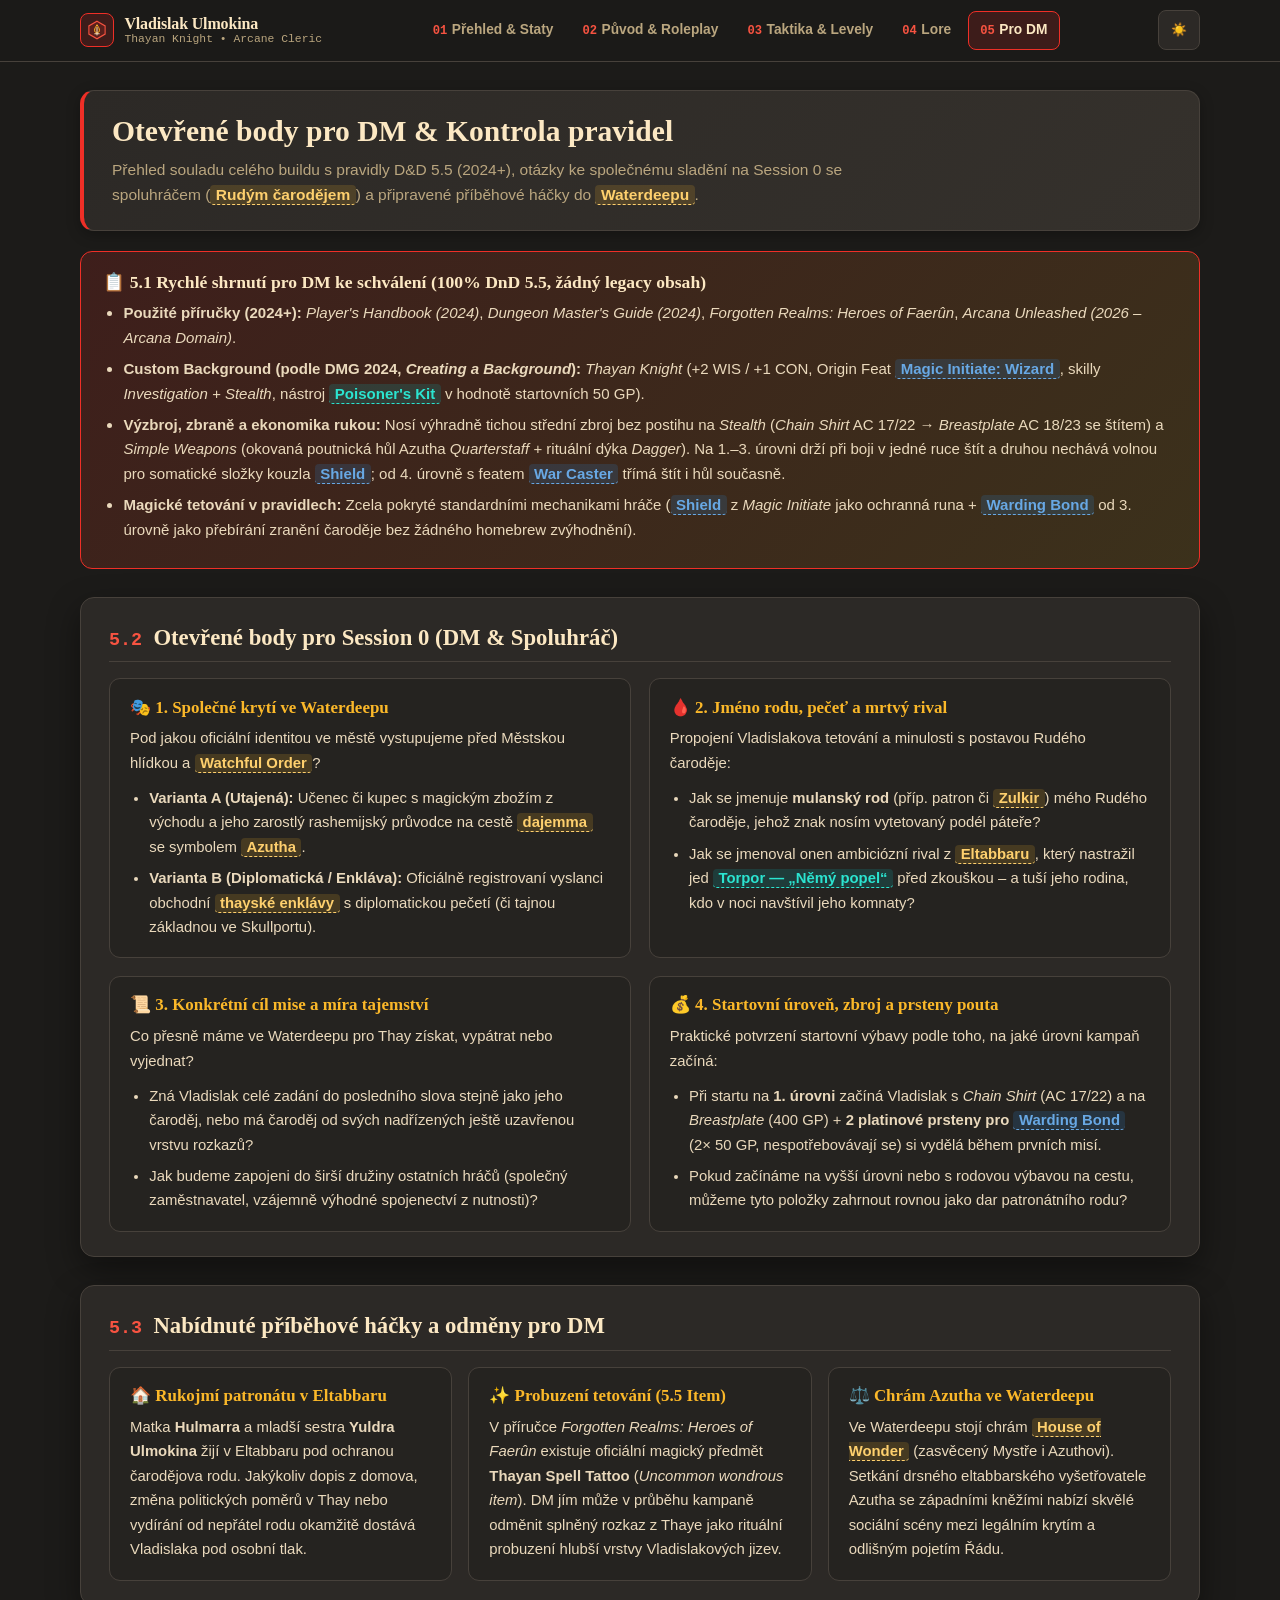
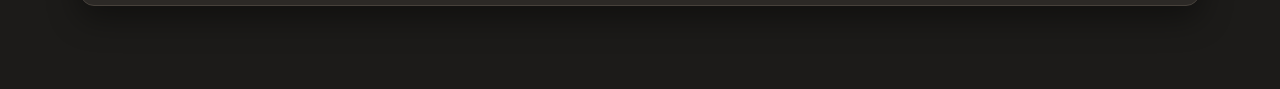
<file: dm.html>
<!DOCTYPE html>
<html lang="cs" data-theme="dark">
<head>
  <meta charset="UTF-8" />
  <meta name="viewport" content="width=device-width, initial-scale=1.0, viewport-fit=cover" />
  <title>Vladislak Ulmokina — 05. Otevřené body pro DM (DnD 5.5 Dossier)</title>
  <script>
    (function () {
      try {
        var t = localStorage.getItem('vladislak-theme');
        document.documentElement.setAttribute('data-theme', t === 'light' ? 'light' : 'dark');
      } catch (e) {
        document.documentElement.setAttribute('data-theme', 'dark');
      }
    })();
  </script>
  <link rel="stylesheet" href="css/styles.css" />
</head>
<body>
  <a class="skip-link" href="#main-content">Přeskočit na obsah</a>

  <!-- Sticky Top Navigation -->
  <header class="topbar">
    <div class="topbar-inner">
      <a class="brand" href="index.html" aria-label="Vladislak Ulmokina – Domů">
        <span class="brand-mark" aria-hidden="true">
          <svg width="20" height="20" viewBox="0 0 64 64" fill="none" xmlns="http://www.w3.org/2000/svg">
            <polygon points="32,4 58,19 58,45 32,60 6,45 6,19" stroke="var(--crimson)" stroke-width="3.5" fill="var(--crimson-soft)"/>
            <path d="M32 15C28 22 24 27 24 33C24 37.5 27.6 41 32 41C36.4 41 40 37.5 40 33C40 27 36 22 32 15Z" stroke="var(--gold)" stroke-width="3" fill="var(--gold-soft)"/>
            <path d="M32 24V48M25 44H39" stroke="var(--heading)" stroke-width="3" stroke-linecap="round"/>
          </svg>
        </span>
        <span class="brand-text">
          <span class="brand-title">Vladislak Ulmokina</span>
          <span class="brand-sub">Thayan Knight • Arcane Cleric</span>
        </span>
      </a>

      <nav class="desktop-nav" aria-label="Hlavní navigace">
        <a href="index.html"><span class="nav-idx">01</span>Přehled &amp; Staty</a>
        <a href="background.html"><span class="nav-idx">02</span>Původ &amp; Roleplay</a>
        <a href="tactics.html"><span class="nav-idx">03</span>Taktika &amp; Levely</a>
        <a href="lore.html"><span class="nav-idx">04</span>Lore</a>
        <a href="dm.html" aria-current="page"><span class="nav-idx">05</span>Pro DM</a>
      </nav>

      <div class="topbar-actions">
        <button class="btn-theme" id="themeBtn" type="button" aria-label="Přepnout barevný režim">
          <span aria-hidden="true">☀️</span>
        </button>
        <button class="hamburger-btn" id="hamburgerBtn" type="button" aria-label="Otevřít menu sekcí" aria-expanded="false" aria-controls="mobileDrawer">
          <span class="hamburger-bar"></span>
          <span class="hamburger-bar"></span>
          <span class="hamburger-bar"></span>
        </button>
      </div>
    </div>
  </header>

  <!-- Mobile Slide-Out Hamburger Drawer -->
  <div class="drawer-backdrop" id="drawerBackdrop" aria-hidden="true"></div>
  <aside class="mobile-drawer" id="mobileDrawer" aria-label="Mobilní navigace" aria-hidden="true">
    <div class="drawer-header">
      <span class="drawer-title">Navigace Dossieru</span>
      <button class="drawer-close" id="drawerCloseBtn" type="button" aria-label="Zavřít menu">&times;</button>
    </div>
    <nav class="drawer-nav" aria-label="Sekce postavy">
      <a href="index.html">
        <span class="drawer-link-top"><span class="drawer-link-idx">01</span> Přehled &amp; Staty</span>
        <span class="drawer-link-desc">Koncept, vlastnosti, dovednosti, tichá zbroj a zbraně</span>
      </a>
      <a href="background.html">
        <span class="drawer-link-top"><span class="drawer-link-idx">02</span> Původ &amp; Roleplay</span>
        <span class="drawer-link-desc">Příběh z Eltabbaru, tetování, Rashemi a 20 rituálů u stolu</span>
      </a>
      <a href="tactics.html">
        <span class="drawer-link-top"><span class="drawer-link-idx">03</span> Taktika &amp; Leveling</span>
        <span class="drawer-link-desc">Bojová synergie s Rudým čarodějem a postup po úrovních 1–12</span>
      </a>
      <a href="lore.html">
        <span class="drawer-link-top"><span class="drawer-link-idx">04</span> Znalosti světa (Lore)</span>
        <span class="drawer-link-desc">Božstva Thaye a alchymistické vademecum jedů</span>
      </a>
      <a href="dm.html" aria-current="page">
        <span class="drawer-link-top"><span class="drawer-link-idx">05</span> Otevřené body pro DM</span>
        <span class="drawer-link-desc">Shrnutí pravidel 5.5, Session 0 otázky a háčky do kampaně</span>
      </a>
    </nav>
    <div class="drawer-footer" id="drawerThemeStatus">Aktivní paleta: Srcery Dark</div>
  </aside>

  <main class="container" id="main-content">

    <!-- Compact Subpage Banner -->
    <div class="page-header">
      <h1>Otevřené body pro DM &amp; Kontrola pravidel</h1>
      <p>
        Přehled souladu celého buildu s pravidly D&amp;D 5.5 (2024+), otázky ke společnému sladění na Session 0 se spoluhráčem (<a class="lore" href="https://forgottenrealms.fandom.com/wiki/Red_Wizards_of_Thay" target="_blank" rel="noopener noreferrer">Rudým čarodějem</a>) a připravené příběhové háčky do <a class="lore" href="https://forgottenrealms.fandom.com/wiki/Waterdeep" target="_blank" rel="noopener noreferrer">Waterdeepu</a>.
      </p>
    </div>

    <!-- SECTION 5.1: DM Rules Compliance Summary -->
    <section id="pravidla-dm">
      <div class="dm-callout" style="margin-bottom:0;">
        <h3>📋 5.1 Rychlé shrnutí pro DM ke schválení (100% DnD 5.5, žádný legacy obsah)</h3>
        <ul>
          <li><strong>Použité příručky (2024+):</strong> <em>Player's Handbook (2024)</em>, <em>Dungeon Master's Guide (2024)</em>, <em>Forgotten Realms: Heroes of Faerûn</em>, <em>Arcana Unleashed (2026 – Arcana Domain)</em>.</li>
          <li><strong>Custom Background (podle DMG 2024, <em>Creating a Background</em>):</strong> <em>Thayan Knight</em> (+2 WIS / +1 CON, Origin Feat <a class="spell" href="https://www.aidedd.org/feat/magic-initiate" target="_blank" rel="noopener noreferrer">Magic Initiate: Wizard</a>, skilly <em>Investigation + Stealth</em>, nástroj <a class="rule" href="https://www.dndbeyond.com/sources/dnd/free-rules/equipment" target="_blank" rel="noopener noreferrer">Poisoner's Kit</a> v hodnotě startovních 50 GP).</li>
          <li><strong>Výzbroj, zbraně a ekonomika rukou:</strong> Nosí výhradně tichou střední zbroj bez postihu na <em>Stealth</em> (<em>Chain Shirt</em> AC 17/22 &rarr; <em>Breastplate</em> AC 18/23 se štítem) a <em>Simple Weapons</em> (okovaná poutnická hůl Azutha <em>Quarterstaff</em> + rituální dýka <em>Dagger</em>). Na 1.–3. úrovni drží při boji v jedné ruce štít a druhou nechává volnou pro somatické složky kouzla <a class="spell" href="https://www.aidedd.org/spell/shield" target="_blank" rel="noopener noreferrer">Shield</a>; od 4. úrovně s featem <a class="spell" href="https://www.aidedd.org/feat/war-caster" target="_blank" rel="noopener noreferrer">War Caster</a> třímá štít i hůl současně.</li>
          <li><strong>Magické tetování v pravidlech:</strong> Zcela pokryté standardními mechanikami hráče (<a class="spell" href="https://www.aidedd.org/spell/shield" target="_blank" rel="noopener noreferrer">Shield</a> z <em>Magic Initiate</em> jako ochranná runa + <a class="spell" href="https://www.aidedd.org/spell/warding-bond" target="_blank" rel="noopener noreferrer">Warding Bond</a> od 3. úrovně jako přebírání zranění čaroděje bez žádného homebrew zvýhodnění).</li>
        </ul>
      </div>
    </section>

    <!-- SECTION 5.2: Session 0 Open Questions -->
    <section id="session0">
      <div class="card">
        <h2 class="section-title">
          <span><span class="section-num">5.2</span> Otevřené body pro Session 0 (DM &amp; Spoluhráč)</span>
        </h2>

        <div class="grid-2">
          <div class="subcard">
            <h3>🎭 1. Společné krytí ve Waterdeepu</h3>
            <p>
              Pod jakou oficiální identitou ve městě vystupujeme před Městskou hlídkou a <a class="lore" href="https://forgottenrealms.fandom.com/wiki/Watchful_Order_of_Magists_and_Protectors" target="_blank" rel="noopener noreferrer">Watchful Order</a>?
            </p>
            <ul>
              <li><strong>Varianta A (Utajená):</strong> Učenec či kupec s magickým zbožím z východu a jeho zarostlý rashemijský průvodce na cestě <a class="lore" href="https://forgottenrealms.fandom.com/wiki/Dajemma" target="_blank" rel="noopener noreferrer">dajemma</a> se symbolem <a class="lore" href="https://forgottenrealms.fandom.com/wiki/Azuth" target="_blank" rel="noopener noreferrer">Azutha</a>.</li>
              <li><strong>Varianta B (Diplomatická / Enkláva):</strong> Oficiálně registrovaní vyslanci obchodní <a class="lore" href="https://forgottenrealms.fandom.com/wiki/Thayan_enclave" target="_blank" rel="noopener noreferrer">thayské enklávy</a> s diplomatickou pečetí (či tajnou základnou ve Skullportu).</li>
            </ul>
          </div>

          <div class="subcard">
            <h3>🩸 2. Jméno rodu, pečeť a mrtvý rival</h3>
            <p>
              Propojení Vladislakova tetování a minulosti s postavou Rudého čaroděje:
            </p>
            <ul>
              <li>Jak se jmenuje <strong>mulanský rod</strong> (příp. patron či <a class="lore" href="https://forgottenrealms.fandom.com/wiki/Zulkir" target="_blank" rel="noopener noreferrer">Zulkir</a>) mého Rudého čaroděje, jehož znak nosím vytetovaný podél páteře?</li>
              <li>Jak se jmenoval onen ambiciózní rival z <a class="lore" href="https://forgottenrealms.fandom.com/wiki/Eltabbar" target="_blank" rel="noopener noreferrer">Eltabbaru</a>, který nastražil jed <a class="rule" href="lore.html#torpor-card">Torpor — „Němý popel“</a> před zkouškou – a tuší jeho rodina, kdo v noci navštívil jeho komnaty?</li>
            </ul>
          </div>

          <div class="subcard">
            <h3>📜 3. Konkrétní cíl mise a míra tajemství</h3>
            <p>
              Co přesně máme ve Waterdeepu pro Thay získat, vypátrat nebo vyjednat?
            </p>
            <ul>
              <li>Zná Vladislak celé zadání do posledního slova stejně jako jeho čaroděj, nebo má čaroděj od svých nadřízených ještě uzavřenou vrstvu rozkazů?</li>
              <li>Jak budeme zapojeni do širší družiny ostatních hráčů (společný zaměstnavatel, vzájemně výhodné spojenectví z nutnosti)?</li>
            </ul>
          </div>

          <div class="subcard">
            <h3>💰 4. Startovní úroveň, zbroj a prsteny pouta</h3>
            <p>
              Praktické potvrzení startovní výbavy podle toho, na jaké úrovni kampaň začíná:
            </p>
            <ul>
              <li>Při startu na <strong>1. úrovni</strong> začíná Vladislak s <em>Chain Shirt</em> (AC 17/22) a na <em>Breastplate</em> (400 GP) + <strong>2 platinové prsteny pro <a class="spell" href="https://www.aidedd.org/spell/warding-bond" target="_blank" rel="noopener noreferrer">Warding Bond</a></strong> (2× 50 GP, nespotřebovávají se) si vydělá během prvních misí.</li>
              <li>Pokud začínáme na vyšší úrovni nebo s rodovou výbavou na cestu, můžeme tyto položky zahrnout rovnou jako dar patronátního rodu?</li>
            </ul>
          </div>
        </div>
      </div>
    </section>

    <!-- SECTION 5.3: Optional DM Campaign Hooks -->
    <section id="hacky-pro-dm">
      <div class="card">
        <h2 class="section-title"><span><span class="section-num">5.3</span> Nabídnuté příběhové háčky a odměny pro DM</span></h2>
        <div class="grid-3">
          <div class="subcard">
            <h3>🏠 Rukojmí patronátu v Eltabbaru</h3>
            <p>
              Matka <strong>Hulmarra</strong> a mladší sestra <strong>Yuldra Ulmokina</strong> žijí v Eltabbaru pod ochranou čarodějova rodu. Jakýkoliv dopis z domova, změna politických poměrů v Thay nebo vydírání od nepřátel rodu okamžitě dostává Vladislaka pod osobní tlak.
            </p>
          </div>

          <div class="subcard">
            <h3>✨ Probuzení tetování (5.5 Item)</h3>
            <p>
              V příručce <em>Forgotten Realms: Heroes of Faerûn</em> existuje oficiální magický předmět <strong>Thayan Spell Tattoo</strong> (<em>Uncommon wondrous item</em>). DM jím může v průběhu kampaně odměnit splněný rozkaz z Thaye jako rituální probuzení hlubší vrstvy Vladislakových jizev.
            </p>
          </div>

          <div class="subcard">
            <h3>⚖️ Chrám Azutha ve Waterdeepu</h3>
            <p>
              Ve Waterdeepu stojí chrám <a class="lore" href="https://forgottenrealms.fandom.com/wiki/House_of_Wonder" target="_blank" rel="noopener noreferrer">House of Wonder</a> (zasvěcený Mystře i Azuthovi). Setkání drsného eltabbarského vyšetřovatele Azutha se západními kněžími nabízí skvělé sociální scény mezi legálním krytím a odlišným pojetím Řádu.
            </p>
          </div>
        </div>
      </div>
    </section>
  </main>

  <script src="js/main.js"></script>
</body>
</html>
</file>
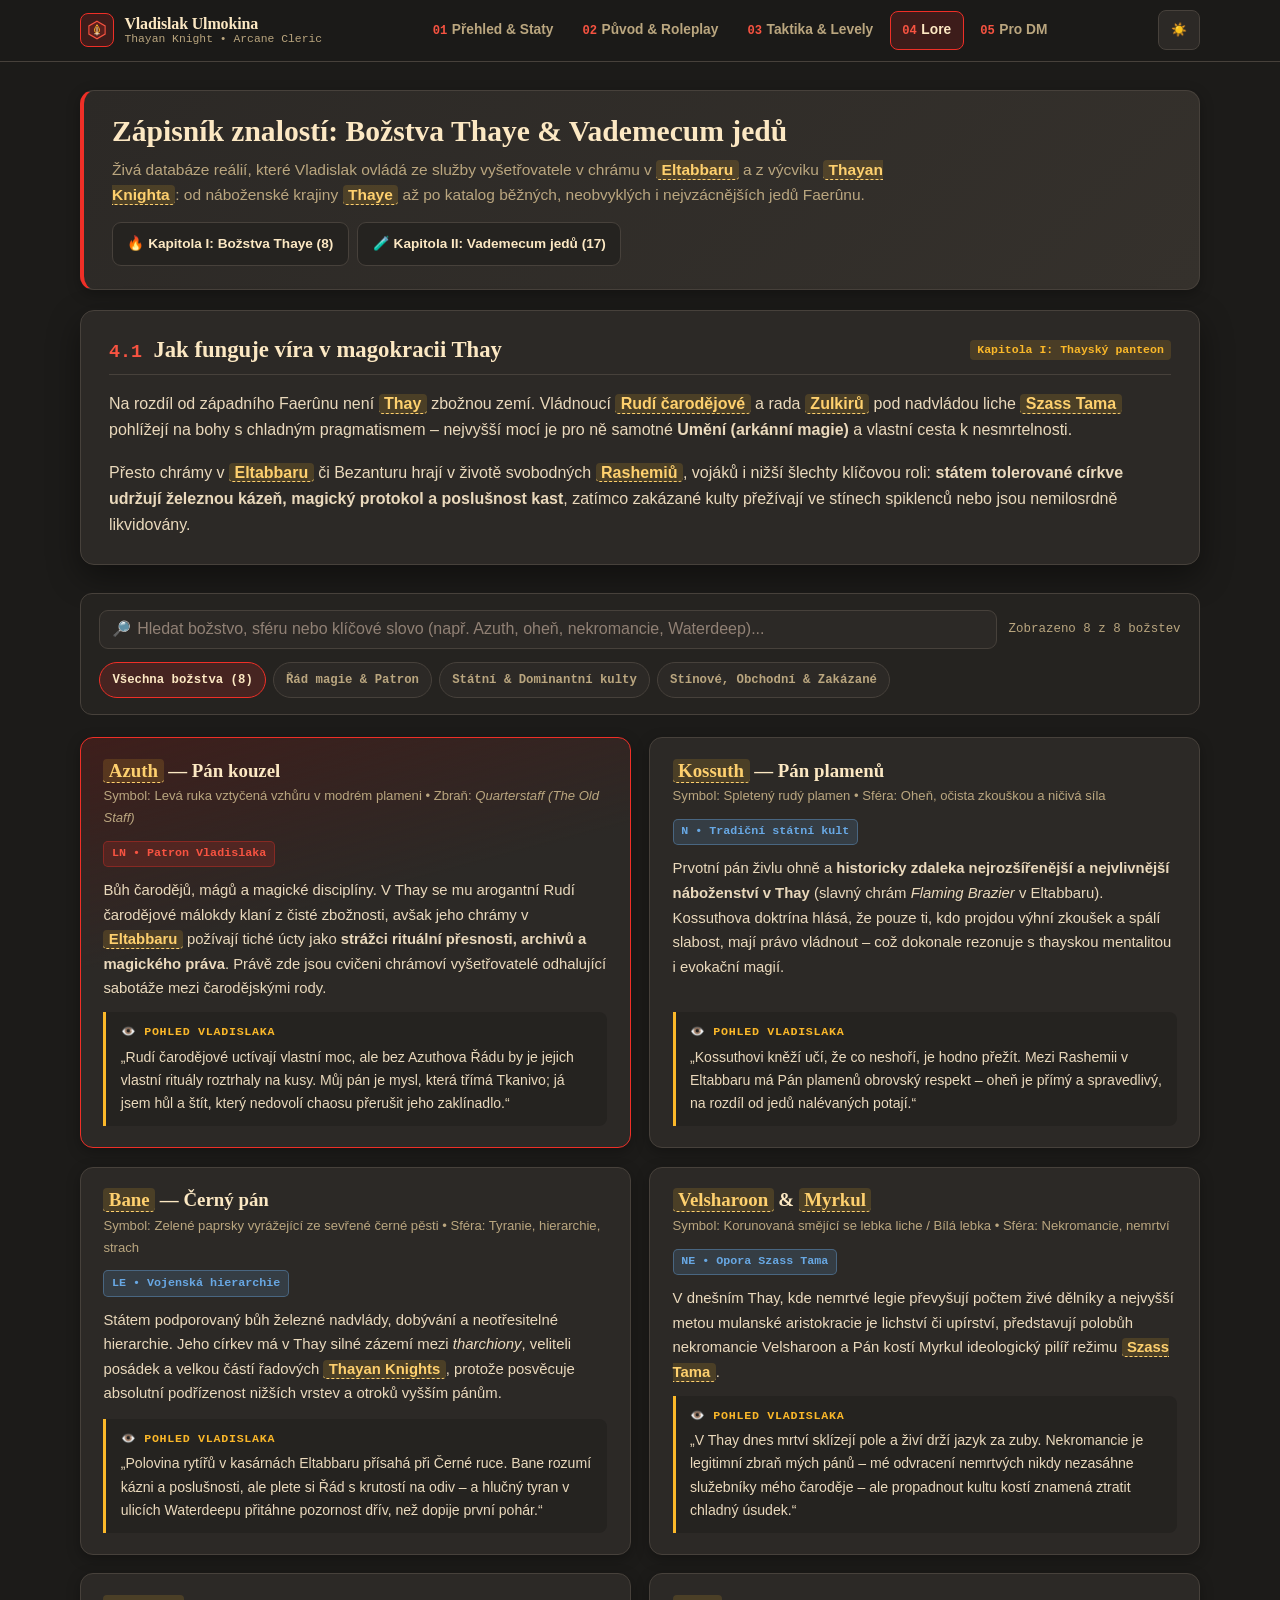
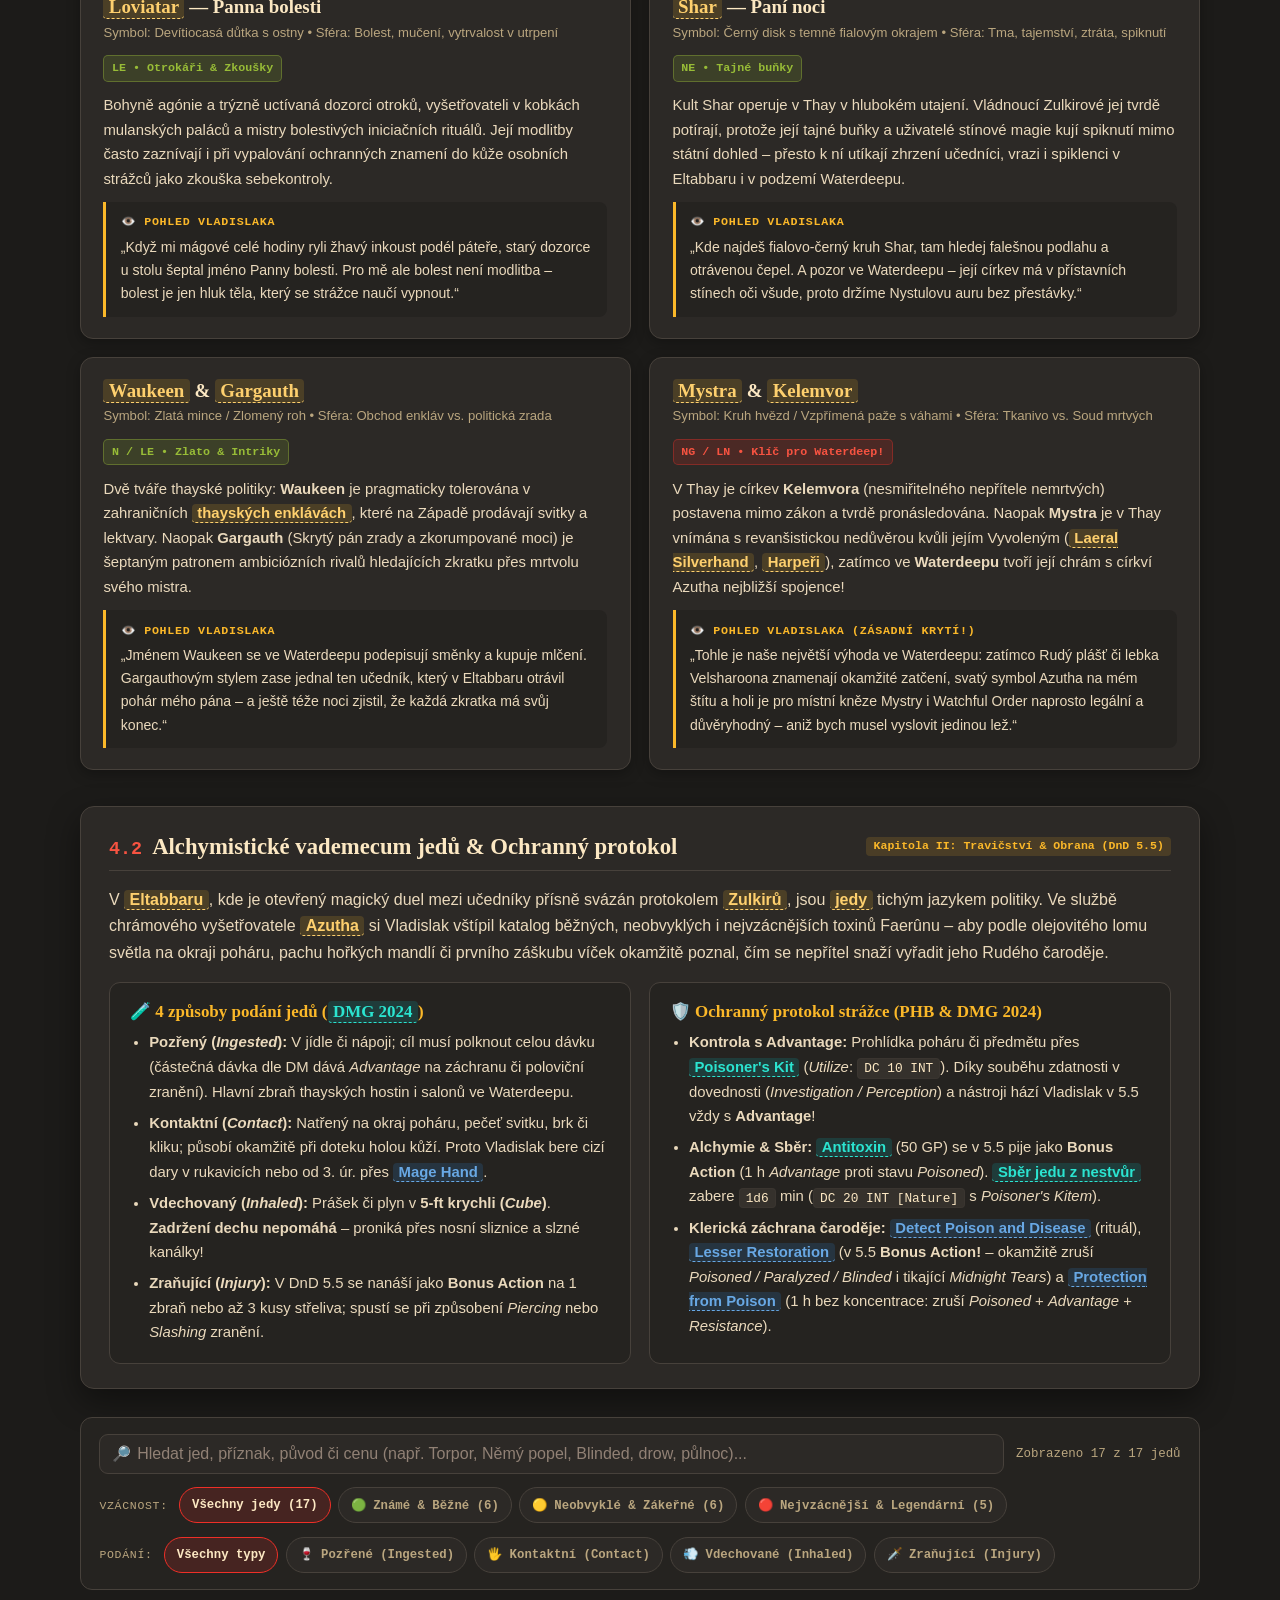
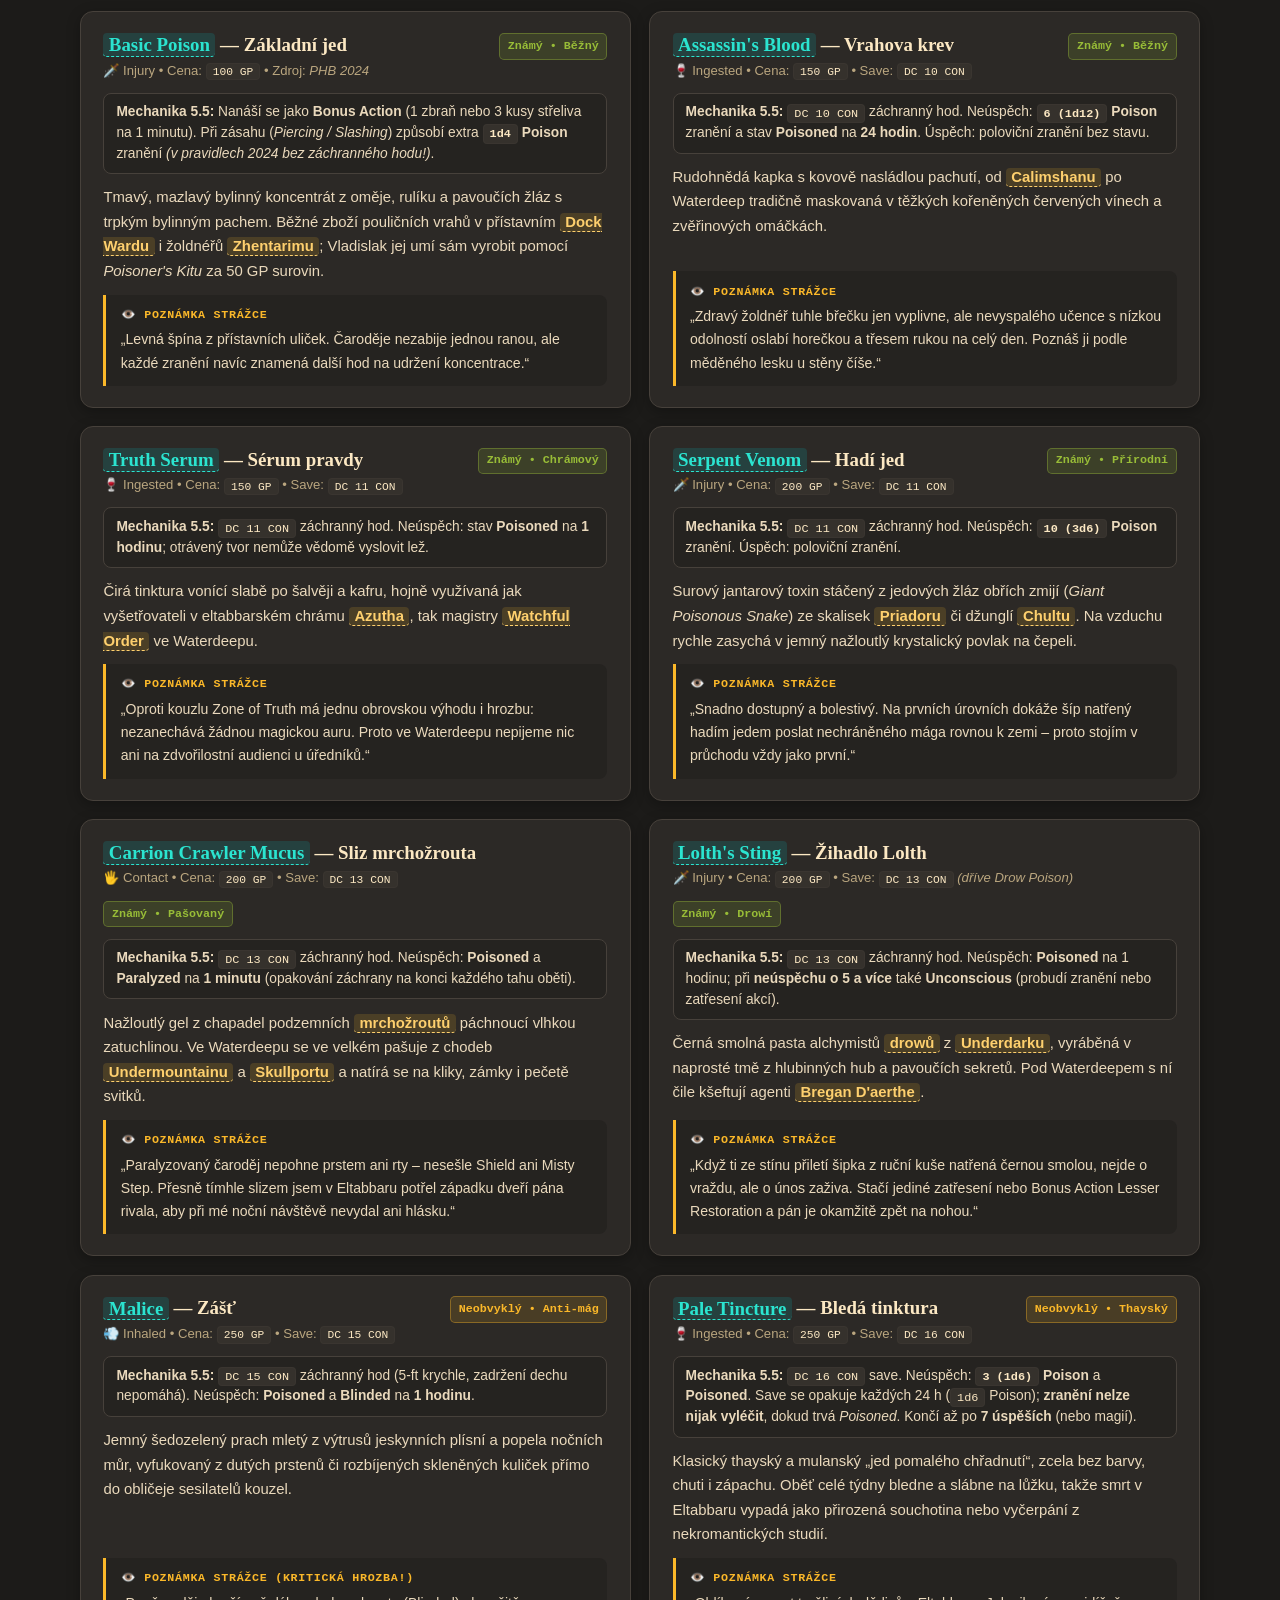
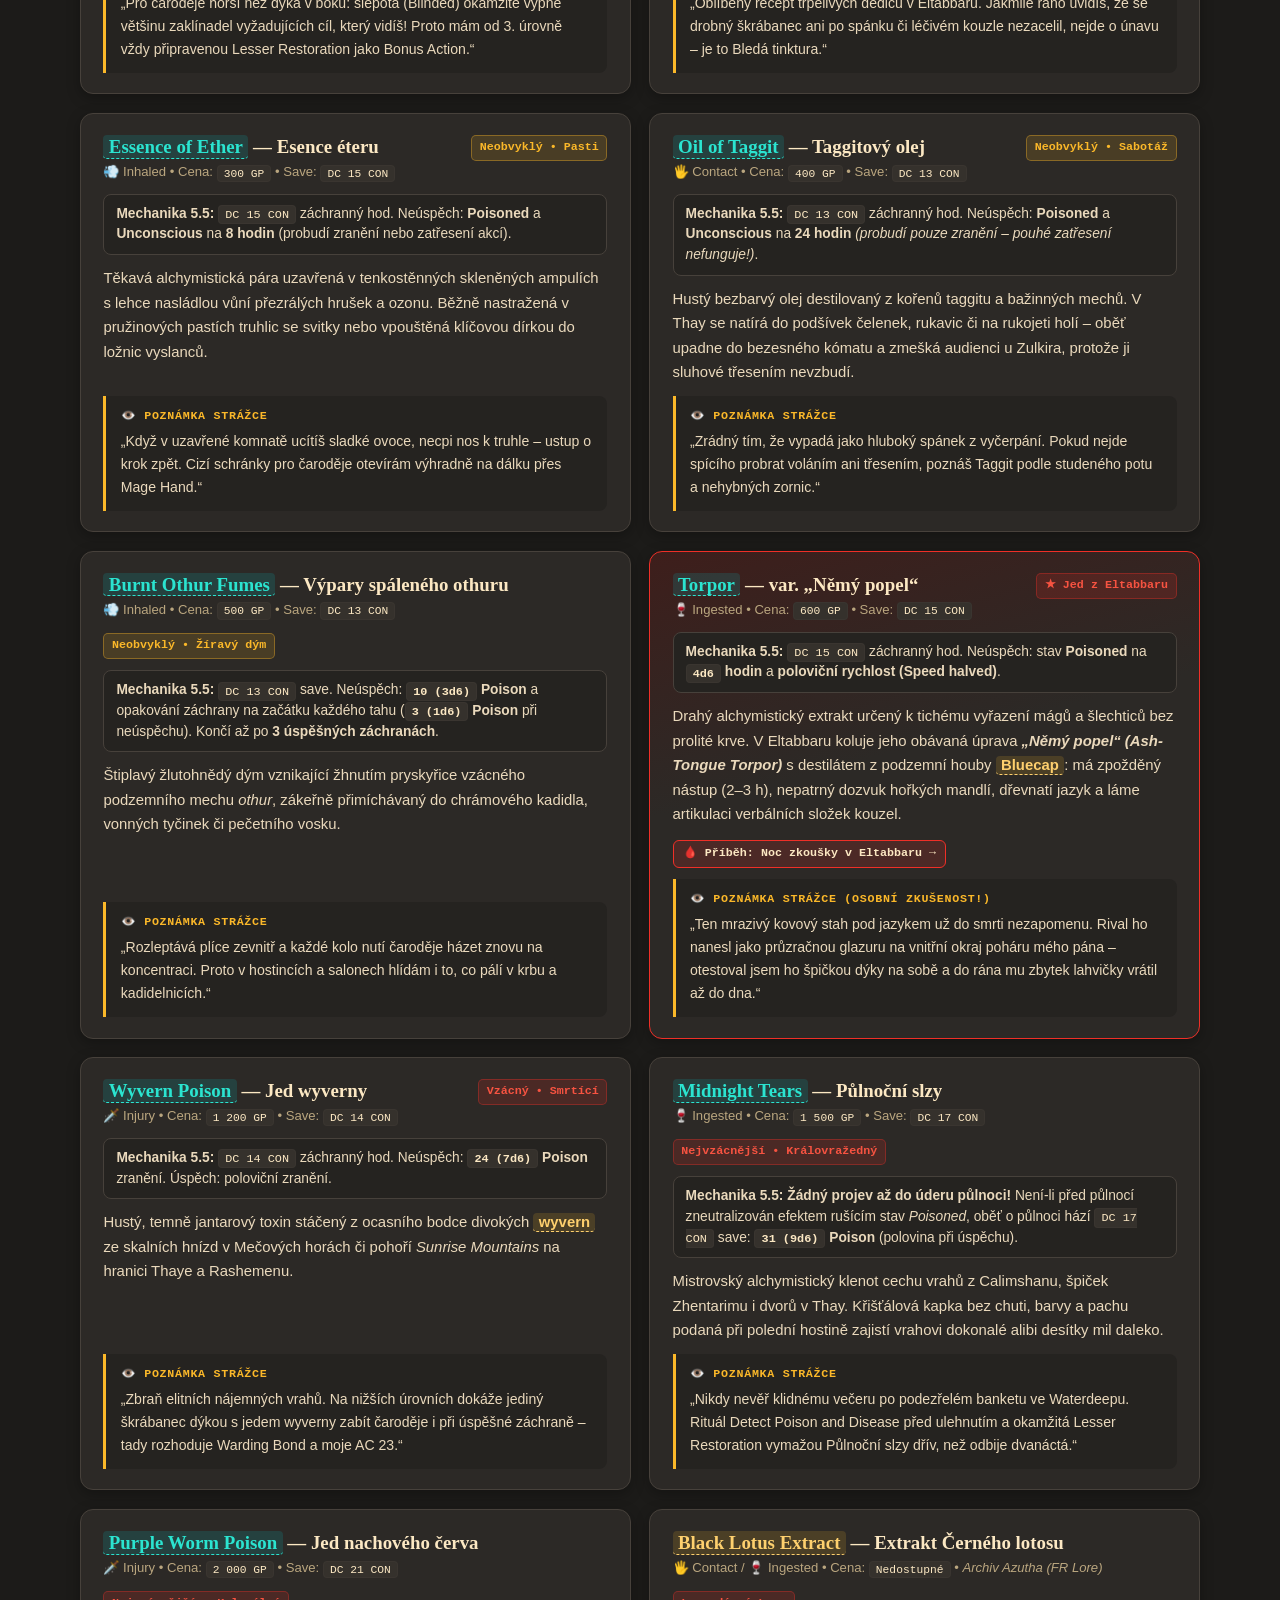
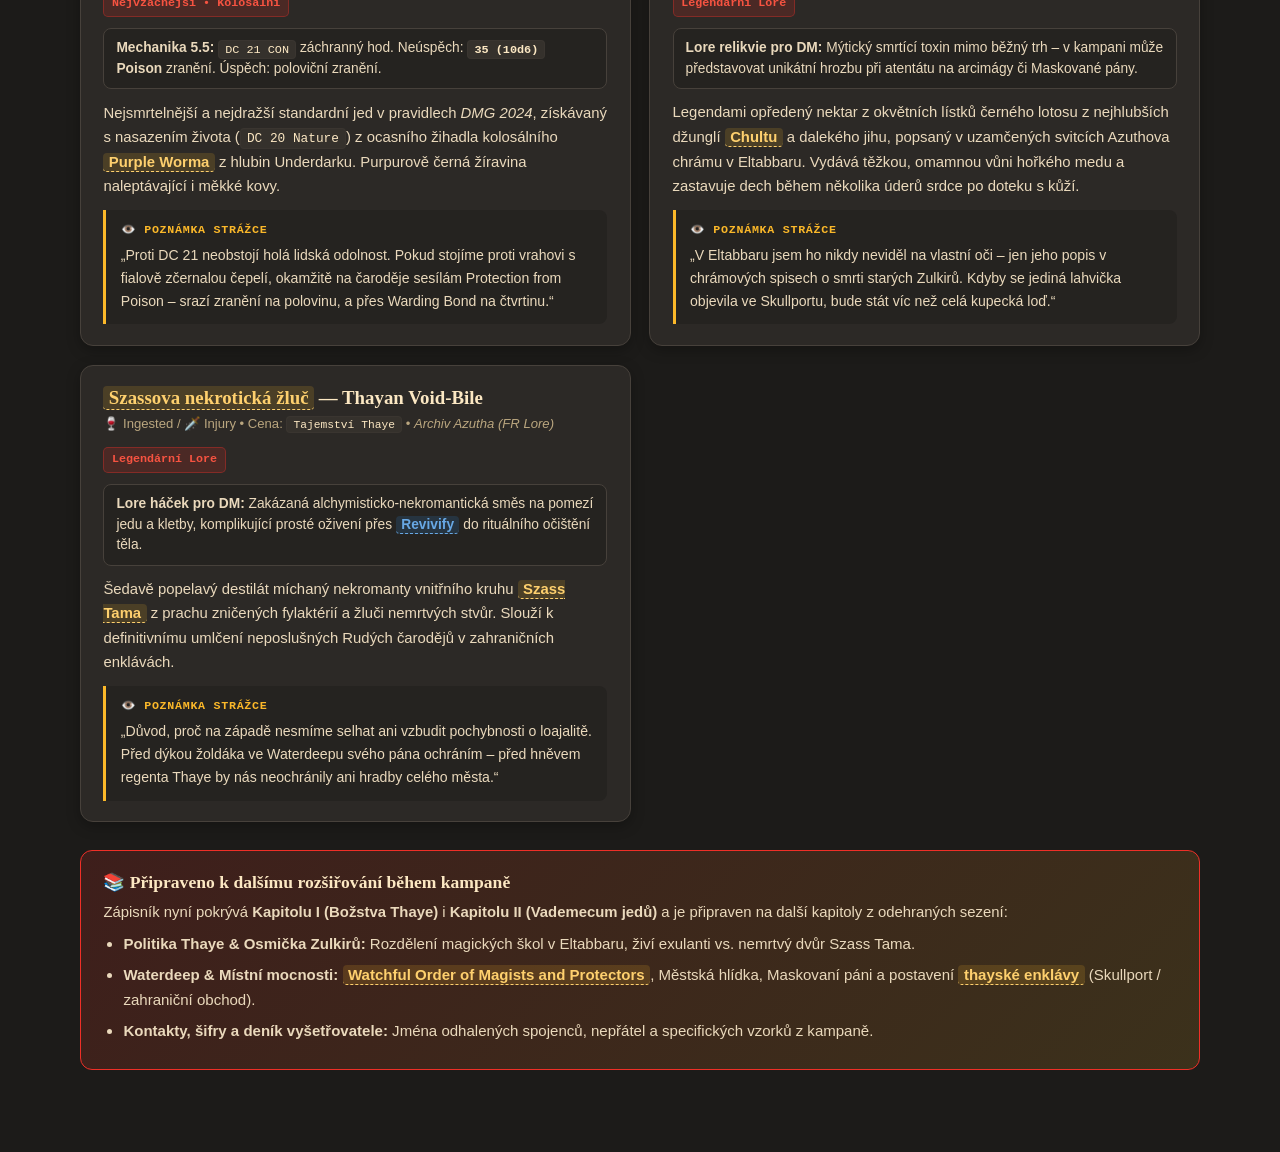
<file: lore.html>
<!DOCTYPE html>
<html lang="cs" data-theme="dark">
<head>
  <meta charset="UTF-8" />
  <meta name="viewport" content="width=device-width, initial-scale=1.0, viewport-fit=cover" />
  <title>Vladislak Ulmokina — 04. Znalosti světa: Božstva Thaye &amp; Vademecum jedů (DnD 5.5 Dossier)</title>
  <script>
    (function () {
      try {
        var t = localStorage.getItem('vladislak-theme');
        document.documentElement.setAttribute('data-theme', t === 'light' ? 'light' : 'dark');
      } catch (e) {
        document.documentElement.setAttribute('data-theme', 'dark');
      }
    })();
  </script>
  <link rel="stylesheet" href="css/styles.css" />
</head>
<body>
  <a class="skip-link" href="#main-content">Přeskočit na obsah</a>

  <!-- Sticky Top Navigation -->
  <header class="topbar">
    <div class="topbar-inner">
      <a class="brand" href="index.html" aria-label="Vladislak Ulmokina – Domů">
        <span class="brand-mark" aria-hidden="true">
          <svg width="20" height="20" viewBox="0 0 64 64" fill="none" xmlns="http://www.w3.org/2000/svg">
            <polygon points="32,4 58,19 58,45 32,60 6,45 6,19" stroke="var(--crimson)" stroke-width="3.5" fill="var(--crimson-soft)"/>
            <path d="M32 15C28 22 24 27 24 33C24 37.5 27.6 41 32 41C36.4 41 40 37.5 40 33C40 27 36 22 32 15Z" stroke="var(--gold)" stroke-width="3" fill="var(--gold-soft)"/>
            <path d="M32 24V48M25 44H39" stroke="var(--heading)" stroke-width="3" stroke-linecap="round"/>
          </svg>
        </span>
        <span class="brand-text">
          <span class="brand-title">Vladislak Ulmokina</span>
          <span class="brand-sub">Thayan Knight • Arcane Cleric</span>
        </span>
      </a>

      <nav class="desktop-nav" aria-label="Hlavní navigace">
        <a href="index.html"><span class="nav-idx">01</span>Přehled &amp; Staty</a>
        <a href="background.html"><span class="nav-idx">02</span>Původ &amp; Roleplay</a>
        <a href="tactics.html"><span class="nav-idx">03</span>Taktika &amp; Levely</a>
        <a href="lore.html" aria-current="page"><span class="nav-idx">04</span>Lore</a>
        <a href="dm.html"><span class="nav-idx">05</span>Pro DM</a>
      </nav>

      <div class="topbar-actions">
        <button class="btn-theme" id="themeBtn" type="button" aria-label="Přepnout barevný režim">
          <span aria-hidden="true">☀️</span>
        </button>
        <button class="hamburger-btn" id="hamburgerBtn" type="button" aria-label="Otevřít menu sekcí" aria-expanded="false" aria-controls="mobileDrawer">
          <span class="hamburger-bar"></span>
          <span class="hamburger-bar"></span>
          <span class="hamburger-bar"></span>
        </button>
      </div>
    </div>
  </header>

  <!-- Mobile Slide-Out Hamburger Drawer -->
  <div class="drawer-backdrop" id="drawerBackdrop" aria-hidden="true"></div>
  <aside class="mobile-drawer" id="mobileDrawer" aria-label="Mobilní navigace" aria-hidden="true">
    <div class="drawer-header">
      <span class="drawer-title">Navigace Dossieru</span>
      <button class="drawer-close" id="drawerCloseBtn" type="button" aria-label="Zavřít menu">&times;</button>
    </div>
    <nav class="drawer-nav" aria-label="Sekce postavy">
      <a href="index.html">
        <span class="drawer-link-top"><span class="drawer-link-idx">01</span> Přehled &amp; Staty</span>
        <span class="drawer-link-desc">Koncept, vlastnosti, dovednosti, tichá zbroj a zbraně</span>
      </a>
      <a href="background.html">
        <span class="drawer-link-top"><span class="drawer-link-idx">02</span> Původ &amp; Roleplay</span>
        <span class="drawer-link-desc">Příběh z Eltabbaru, tetování, Rashemi a 20 rituálů u stolu</span>
      </a>
      <a href="tactics.html">
        <span class="drawer-link-top"><span class="drawer-link-idx">03</span> Taktika &amp; Leveling</span>
        <span class="drawer-link-desc">Bojová synergie s Rudým čarodějem a postup po úrovních 1–12</span>
      </a>
      <a href="lore.html" aria-current="page">
        <span class="drawer-link-top"><span class="drawer-link-idx">04</span> Znalosti světa (Lore)</span>
        <span class="drawer-link-desc">Božstva Thaye a alchymistické vademecum jedů</span>
      </a>
      <a href="dm.html">
        <span class="drawer-link-top"><span class="drawer-link-idx">05</span> Otevřené body pro DM</span>
        <span class="drawer-link-desc">Shrnutí pravidel 5.5, Session 0 otázky a háčky do kampaně</span>
      </a>
    </nav>
    <div class="drawer-footer" id="drawerThemeStatus">Aktivní paleta: Srcery Dark</div>
  </aside>

  <main class="container" id="main-content">

    <!-- Compact Subpage Banner -->
    <div class="page-header">
      <h1>Zápisník znalostí: Božstva Thaye &amp; Vademecum jedů</h1>
      <p>
        Živá databáze reálií, které Vladislak ovládá ze služby vyšetřovatele v chrámu v <a class="lore" href="https://forgottenrealms.fandom.com/wiki/Eltabbar" target="_blank" rel="noopener noreferrer">Eltabbaru</a> a z výcviku <a class="lore" href="https://forgottenrealms.fandom.com/wiki/Thayan_knight" target="_blank" rel="noopener noreferrer">Thayan Knighta</a>: od náboženské krajiny <a class="lore" href="https://forgottenrealms.fandom.com/wiki/Thay" target="_blank" rel="noopener noreferrer">Thaye</a> až po katalog běžných, neobvyklých i nejvzácnějších jedů Faerûnu.
      </p>
      <div class="chapter-jumps" role="navigation" aria-label="Kapitoly znalostí">
        <a class="jump-pill" href="#vira-v-thay">🔥 Kapitola I: Božstva Thaye (8)</a>
        <a class="jump-pill" href="#vademecum-jedu">🧪 Kapitola II: Vademecum jedů (17)</a>
      </div>
    </div>

    <!-- SECTION 4.1: Overview of Religion in Thay -->
    <section id="vira-v-thay">
      <div class="card">
        <h2 class="section-title">
          <span><span class="section-num">4.1</span> Jak funguje víra v magokracii Thay</span>
          <span class="badge-book">Kapitola I: Thayský panteon</span>
        </h2>
        <p style="margin-top:0;">
          Na rozdíl od západního Faerûnu není <a class="lore" href="https://forgottenrealms.fandom.com/wiki/Thay" target="_blank" rel="noopener noreferrer">Thay</a> zbožnou zemí. Vládnoucí <a class="lore" href="https://forgottenrealms.fandom.com/wiki/Red_Wizards_of_Thay" target="_blank" rel="noopener noreferrer">Rudí čarodějové</a> a rada <a class="lore" href="https://forgottenrealms.fandom.com/wiki/Zulkir" target="_blank" rel="noopener noreferrer">Zulkirů</a> pod nadvládou liche <a class="lore" href="https://forgottenrealms.fandom.com/wiki/Szass_Tam" target="_blank" rel="noopener noreferrer">Szass Tama</a> pohlížejí na bohy s chladným pragmatismem – nejvyšší mocí je pro ně samotné <strong>Umění (arkánní magie)</strong> a vlastní cesta k nesmrtelnosti.
        </p>
        <p style="margin-bottom:0;">
          Přesto chrámy v <a class="lore" href="https://forgottenrealms.fandom.com/wiki/Eltabbar" target="_blank" rel="noopener noreferrer">Eltabbaru</a> či Bezanturu hrají v životě svobodných <a class="lore" href="https://forgottenrealms.fandom.com/wiki/Rashemaar" target="_blank" rel="noopener noreferrer">Rashemiů</a>, vojáků i nižší šlechty klíčovou roli: <strong>státem tolerované církve udržují železnou kázeň, magický protokol a poslušnost kast</strong>, zatímco zakázané kulty přežívají ve stínech spiklenců nebo jsou nemilosrdně likvidovány.
        </p>
      </div>
    </section>

    <!-- Interactive Filter & Search Controls (Deities) -->
    <section id="bozstva-databaze" data-lore-section data-count-noun="božstev" aria-label="Databáze božstev v Thay">
      <div class="lore-controls">
        <div class="lore-search-row">
          <div class="search-input-wrap">
            <span class="search-icon" aria-hidden="true">🔎</span>
            <input
              type="search"
              id="loreSearch"
              data-lore-search
              class="lore-search-input"
              placeholder="Hledat božstvo, sféru nebo klíčové slovo (např. Azuth, oheň, nekromancie, Waterdeep)..."
              aria-label="Hledat v databázi božstev"
            />
          </div>
          <span class="lore-count" id="loreCount" data-lore-count>Zobrazeno 8 z 8 božstev</span>
        </div>

        <div class="filter-chips" role="group" aria-label="Filtrovat podle kategorie božstev">
          <button type="button" class="chip active" data-filter="all" aria-pressed="true">Všechna božstva (8)</button>
          <button type="button" class="chip" data-filter="magic" aria-pressed="false">Řád magie &amp; Patron</button>
          <button type="button" class="chip" data-filter="state" aria-pressed="false">Státní &amp; Dominantní kulty</button>
          <button type="button" class="chip" data-filter="shadow" aria-pressed="false">Stínové, Obchodní &amp; Zakázané</button>
        </div>
      </div>

      <!-- Lore Cards Grid -->
      <div class="lore-grid">

        <!-- 1. AZUTH -->
        <article class="lore-card patron-highlight" data-category="magic">
          <div class="lore-card-head">
            <div>
              <h3><a class="lore" href="https://forgottenrealms.fandom.com/wiki/Azuth" target="_blank" rel="noopener noreferrer">Azuth</a> — Pán kouzel</h3>
              <div class="lore-domain-sub">Symbol: Levá ruka vztyčená vzhůru v modrém plameni • Zbraň: <em>Quarterstaff (The Old Staff)</em></div>
            </div>
            <span class="badge badge-crimson">LN • Patron Vladislaka</span>
          </div>
          <p>
            Bůh čarodějů, mágů a magické disciplíny. V Thay se mu arogantní Rudí čarodějové málokdy klaní z čisté zbožnosti, avšak jeho chrámy v <a class="lore" href="https://forgottenrealms.fandom.com/wiki/Eltabbar" target="_blank" rel="noopener noreferrer">Eltabbaru</a> požívají tiché úcty jako <strong>strážci rituální přesnosti, archivů a magického práva</strong>. Právě zde jsou cvičeni chrámoví vyšetřovatelé odhalující sabotáže mezi čarodějskými rody.
          </p>
          <div class="vladislak-view">
            <strong>👁️ Pohled Vladislaka</strong>
            „Rudí čarodějové uctívají vlastní moc, ale bez Azuthova Řádu by je jejich vlastní rituály roztrhaly na kusy. Můj pán je mysl, která třímá Tkanivo; já jsem hůl a štít, který nedovolí chaosu přerušit jeho zaklínadlo.“
          </div>
        </article>

        <!-- 2. KOSSUTH -->
        <article class="lore-card" data-category="state">
          <div class="lore-card-head">
            <div>
              <h3><a class="lore" href="https://forgottenrealms.fandom.com/wiki/Kossuth" target="_blank" rel="noopener noreferrer">Kossuth</a> — Pán plamenů</h3>
              <div class="lore-domain-sub">Symbol: Spletený rudý plamen • Sféra: Oheň, očista zkouškou a ničivá síla</div>
            </div>
            <span class="badge badge-blue">N • Tradiční státní kult</span>
          </div>
          <p>
            Prvotní pán živlu ohně a <strong>historicky zdaleka nejrozšířenější a nejvlivnější náboženství v Thay</strong> (slavný chrám <em>Flaming Brazier</em> v Eltabbaru). Kossuthova doktrína hlásá, že pouze ti, kdo projdou výhní zkoušek a spálí slabost, mají právo vládnout – což dokonale rezonuje s thayskou mentalitou i evokační magií.
          </p>
          <div class="vladislak-view">
            <strong>👁️ Pohled Vladislaka</strong>
            „Kossuthovi kněží učí, že co neshoří, je hodno přežít. Mezi Rashemii v Eltabbaru má Pán plamenů obrovský respekt – oheň je přímý a spravedlivý, na rozdíl od jedů nalévaných potají.“
          </div>
        </article>

        <!-- 3. BANE -->
        <article class="lore-card" data-category="state">
          <div class="lore-card-head">
            <div>
              <h3><a class="lore" href="https://forgottenrealms.fandom.com/wiki/Bane" target="_blank" rel="noopener noreferrer">Bane</a> — Černý pán</h3>
              <div class="lore-domain-sub">Symbol: Zelené paprsky vyrážející ze sevřené černé pěsti • Sféra: Tyranie, hierarchie, strach</div>
            </div>
            <span class="badge badge-blue">LE • Vojenská hierarchie</span>
          </div>
          <p>
            Státem podporovaný bůh železné nadvlády, dobývání a neotřesitelné hierarchie. Jeho církev má v Thay silné zázemí mezi <em>tharchiony</em>, veliteli posádek a velkou částí řadových <a class="lore" href="https://forgottenrealms.fandom.com/wiki/Thayan_knight" target="_blank" rel="noopener noreferrer">Thayan Knights</a>, protože posvěcuje absolutní podřízenost nižších vrstev a otroků vyšším pánům.
          </p>
          <div class="vladislak-view">
            <strong>👁️ Pohled Vladislaka</strong>
            „Polovina rytířů v kasárnách Eltabbaru přísahá při Černé ruce. Bane rozumí kázni a poslušnosti, ale plete si Řád s krutostí na odiv – a hlučný tyran v ulicích Waterdeepu přitáhne pozornost dřív, než dopije první pohár.“
          </div>
        </article>

        <!-- 4. VELSHAROON & MYRKUL -->
        <article class="lore-card" data-category="state magic">
          <div class="lore-card-head">
            <div>
              <h3><a class="lore" href="https://forgottenrealms.fandom.com/wiki/Velsharoon" target="_blank" rel="noopener noreferrer">Velsharoon</a> &amp; <a class="lore" href="https://forgottenrealms.fandom.com/wiki/Myrkul" target="_blank" rel="noopener noreferrer">Myrkul</a></h3>
              <div class="lore-domain-sub">Symbol: Korunovaná smějící se lebka liche / Bílá lebka • Sféra: Nekromancie, nemrtví</div>
            </div>
            <span class="badge badge-blue">NE • Opora Szass Tama</span>
          </div>
          <p>
            V dnešním Thay, kde nemrtvé legie převyšují počtem živé dělníky a nejvyšší metou mulanské aristokracie je lichství či upírství, představují polobůh nekromancie Velsharoon a Pán kostí Myrkul ideologický pilíř režimu <a class="lore" href="https://forgottenrealms.fandom.com/wiki/Szass_Tam" target="_blank" rel="noopener noreferrer">Szass Tama</a>.
          </p>
          <div class="vladislak-view">
            <strong>👁️ Pohled Vladislaka</strong>
            „V Thay dnes mrtví sklízejí pole a živí drží jazyk za zuby. Nekromancie je legitimní zbraň mých pánů – mé odvracení nemrtvých nikdy nezasáhne služebníky mého čaroděje – ale propadnout kultu kostí znamená ztratit chladný úsudek.“
          </div>
        </article>

        <!-- 5. LOVIATAR -->
        <article class="lore-card" data-category="shadow state">
          <div class="lore-card-head">
            <div>
              <h3><a class="lore" href="https://forgottenrealms.fandom.com/wiki/Loviatar" target="_blank" rel="noopener noreferrer">Loviatar</a> — Panna bolesti</h3>
              <div class="lore-domain-sub">Symbol: Devítiocasá důtka s ostny • Sféra: Bolest, mučení, vytrvalost v utrpení</div>
            </div>
            <span class="badge badge-green">LE • Otrokáři &amp; Zkoušky</span>
          </div>
          <p>
            Bohyně agónie a trýzně uctívaná dozorci otroků, vyšetřovateli v kobkách mulanských paláců a mistry bolestivých iniciačních rituálů. Její modlitby často zaznívají i při vypalování ochranných znamení do kůže osobních strážců jako zkouška sebekontroly.
          </p>
          <div class="vladislak-view">
            <strong>👁️ Pohled Vladislaka</strong>
            „Když mi mágové celé hodiny ryli žhavý inkoust podél páteře, starý dozorce u stolu šeptal jméno Panny bolesti. Pro mě ale bolest není modlitba – bolest je jen hluk těla, který se strážce naučí vypnout.“
          </div>
        </article>

        <!-- 6. SHAR -->
        <article class="lore-card" data-category="shadow magic">
          <div class="lore-card-head">
            <div>
              <h3><a class="lore" href="https://forgottenrealms.fandom.com/wiki/Shar" target="_blank" rel="noopener noreferrer">Shar</a> — Paní noci</h3>
              <div class="lore-domain-sub">Symbol: Černý disk s temně fialovým okrajem • Sféra: Tma, tajemství, ztráta, spiknutí</div>
            </div>
            <span class="badge badge-green">NE • Tajné buňky</span>
          </div>
          <p>
            Kult Shar operuje v Thay v hlubokém utajení. Vládnoucí Zulkirové jej tvrdě potírají, protože její tajné buňky a uživatelé stínové magie kují spiknutí mimo státní dohled – přesto k ní utíkají zhrzení učedníci, vrazi i spiklenci v Eltabbaru i v podzemí Waterdeepu.
          </p>
          <div class="vladislak-view">
            <strong>👁️ Pohled Vladislaka</strong>
            „Kde najdeš fialovo-černý kruh Shar, tam hledej falešnou podlahu a otrávenou čepel. A pozor ve Waterdeepu – její církev má v přístavních stínech oči všude, proto držíme Nystulovu auru bez přestávky.“
          </div>
        </article>

        <!-- 7. GARGAUTH & WAUKEEN -->
        <article class="lore-card" data-category="shadow">
          <div class="lore-card-head">
            <div>
              <h3><a class="lore" href="https://forgottenrealms.fandom.com/wiki/Waukeen" target="_blank" rel="noopener noreferrer">Waukeen</a> &amp; <a class="lore" href="https://forgottenrealms.fandom.com/wiki/Gargauth" target="_blank" rel="noopener noreferrer">Gargauth</a></h3>
              <div class="lore-domain-sub">Symbol: Zlatá mince / Zlomený roh • Sféra: Obchod enkláv vs. politická zrada</div>
            </div>
            <span class="badge badge-green">N / LE • Zlato &amp; Intriky</span>
          </div>
          <p>
            Dvě tváře thayské politiky: <strong>Waukeen</strong> je pragmaticky tolerována v zahraničních <a class="lore" href="https://forgottenrealms.fandom.com/wiki/Thayan_enclave" target="_blank" rel="noopener noreferrer">thayských enklávách</a>, které na Západě prodávají svitky a lektvary. Naopak <strong>Gargauth</strong> (Skrytý pán zrady a zkorumpované moci) je šeptaným patronem ambiciózních rivalů hledajících zkratku přes mrtvolu svého mistra.
          </p>
          <div class="vladislak-view">
            <strong>👁️ Pohled Vladislaka</strong>
            „Jménem Waukeen se ve Waterdeepu podepisují směnky a kupuje mlčení. Gargauthovým stylem zase jednal ten učedník, který v Eltabbaru otrávil pohár mého pána – a ještě téže noci zjistil, že každá zkratka má svůj konec.“
          </div>
        </article>

        <!-- 8. MYSTRA & KELEMVOR -->
        <article class="lore-card" data-category="magic shadow">
          <div class="lore-card-head">
            <div>
              <h3><a class="lore" href="https://forgottenrealms.fandom.com/wiki/Mystra" target="_blank" rel="noopener noreferrer">Mystra</a> &amp; <a class="lore" href="https://forgottenrealms.fandom.com/wiki/Kelemvor" target="_blank" rel="noopener noreferrer">Kelemvor</a></h3>
              <div class="lore-domain-sub">Symbol: Kruh hvězd / Vzpřímená paže s váhami • Sféra: Tkanivo vs. Soud mrtvých</div>
            </div>
            <span class="badge badge-crimson">NG / LN • Klíč pro Waterdeep!</span>
          </div>
          <p>
            V Thay je církev <strong>Kelemvora</strong> (nesmiřitelného nepřítele nemrtvých) postavena mimo zákon a tvrdě pronásledována. Naopak <strong>Mystra</strong> je v Thay vnímána s revanšistickou nedůvěrou kvůli jejím Vyvoleným (<a class="lore" href="https://forgottenrealms.fandom.com/wiki/Laeral_Silverhand" target="_blank" rel="noopener noreferrer">Laeral Silverhand</a>, <a class="lore" href="https://forgottenrealms.fandom.com/wiki/Harpers" target="_blank" rel="noopener noreferrer">Harpeři</a>), zatímco ve <strong>Waterdeepu</strong> tvoří její chrám s církví Azutha nejbližší spojence!
          </p>
          <div class="vladislak-view">
            <strong>👁️ Pohled Vladislaka (Zásadní krytí!)</strong>
            „Tohle je naše největší výhoda ve Waterdeepu: zatímco Rudý plášť či lebka Velsharoona znamenají okamžité zatčení, svatý symbol Azutha na mém štítu a holi je pro místní kněze Mystry i Watchful Order naprosto legální a důvěryhodný – aniž bych musel vyslovit jedinou lež.“
          </div>
        </article>

      </div>

      <div class="lore-empty" id="loreEmpty" data-lore-empty hidden>
        Žádný záznam v databázi božstev neodpovídá zadanému hledání. Zkus upravit klíčové slovo nebo přepnout kategorii výše.
      </div>
    </section>

    <!-- SECTION 4.2: Poison Lore & Bodyguard Protocol -->
    <section id="vademecum-jedu" style="margin-top:2.25rem;">
      <div class="card">
        <h2 class="section-title">
          <span><span class="section-num">4.2</span> Alchymistické vademecum jedů &amp; Ochranný protokol</span>
          <span class="badge-book">Kapitola II: Travičství &amp; Obrana (DnD 5.5)</span>
        </h2>
        <p style="margin-top:0;">
          V <a class="lore" href="https://forgottenrealms.fandom.com/wiki/Eltabbar" target="_blank" rel="noopener noreferrer">Eltabbaru</a>, kde je otevřený magický duel mezi učedníky přísně svázán protokolem <a class="lore" href="https://forgottenrealms.fandom.com/wiki/Zulkir" target="_blank" rel="noopener noreferrer">Zulkirů</a>, jsou <a class="lore" href="https://forgottenrealms.fandom.com/wiki/Poison" target="_blank" rel="noopener noreferrer">jedy</a> tichým jazykem politiky. Ve službě chrámového vyšetřovatele <a class="lore" href="https://forgottenrealms.fandom.com/wiki/Azuth" target="_blank" rel="noopener noreferrer">Azutha</a> si Vladislak vštípil katalog běžných, neobvyklých i nejvzácnějších toxinů Faerûnu – aby podle olejovitého lomu světla na okraji poháru, pachu hořkých mandlí či prvního záškubu víček okamžitě poznal, čím se nepřítel snaží vyřadit jeho Rudého čaroděje.
        </p>

        <div class="grid-2">
          <div class="subcard">
            <h3>🧪 4 způsoby podání jedů (<a class="rule" href="https://www.dndbeyond.com/sources/dnd/br-2024/dms-toolbox#Poison" target="_blank" rel="noopener noreferrer">DMG 2024</a>)</h3>
            <ul>
              <li><strong>Pozřený (<em>Ingested</em>):</strong> V jídle či nápoji; cíl musí polknout celou dávku (částečná dávka dle DM dává <em>Advantage</em> na záchranu či poloviční zranění). Hlavní zbraň thayských hostin i salonů ve Waterdeepu.</li>
              <li><strong>Kontaktní (<em>Contact</em>):</strong> Natřený na okraj poháru, pečeť svitku, brk či kliku; působí okamžitě při doteku holou kůží. Proto Vladislak bere cizí dary v rukavicích nebo od 3. úr. přes <a class="spell" href="https://www.aidedd.org/spell/mage-hand" target="_blank" rel="noopener noreferrer">Mage Hand</a>.</li>
              <li><strong>Vdechovaný (<em>Inhaled</em>):</strong> Prášek či plyn v <strong>5-ft krychli (<em>Cube</em>)</strong>. <strong>Zadržení dechu nepomáhá</strong> – proniká přes nosní sliznice a slzné kanálky!</li>
              <li><strong>Zraňující (<em>Injury</em>):</strong> V DnD 5.5 se nanáší jako <strong>Bonus Action</strong> na 1 zbraň nebo až 3 kusy střeliva; spustí se při způsobení <em>Piercing</em> nebo <em>Slashing</em> zranění.</li>
            </ul>
          </div>

          <div class="subcard">
            <h3>🛡️ Ochranný protokol strážce (PHB &amp; DMG 2024)</h3>
            <ul>
              <li><strong>Kontrola s Advantage:</strong> Prohlídka poháru či předmětu přes <a class="rule" href="https://www.dndbeyond.com/sources/dnd/br-2024/equipment#PoisonersKit50GP" target="_blank" rel="noopener noreferrer">Poisoner's Kit</a> (<em>Utilize</em>: <code>DC 10 INT</code>). Díky souběhu zdatnosti v dovednosti (<em>Investigation / Perception</em>) a nástroji hází Vladislak v 5.5 vždy s <strong>Advantage</strong>!</li>
              <li><strong>Alchymie &amp; Sběr:</strong> <a class="rule" href="https://www.dndbeyond.com/sources/dnd/br-2024/equipment#Antitoxin50GP" target="_blank" rel="noopener noreferrer">Antitoxin</a> (50 GP) se v 5.5 pije jako <strong>Bonus Action</strong> (1 h <em>Advantage</em> proti stavu <em>Poisoned</em>). <a class="rule" href="https://www.dndbeyond.com/sources/dnd/br-2024/dms-toolbox#HarvestingPoison" target="_blank" rel="noopener noreferrer">Sběr jedu z nestvůr</a> zabere <code>1d6</code> min (<code>DC 20 INT [Nature]</code> s <em>Poisoner's Kitem</em>).</li>
              <li><strong>Klerická záchrana čaroděje:</strong> <a class="spell" href="https://www.aidedd.org/spell/detect-poison-and-disease" target="_blank" rel="noopener noreferrer">Detect Poison and Disease</a> (rituál), <a class="spell" href="https://www.aidedd.org/spell/lesser-restoration" target="_blank" rel="noopener noreferrer">Lesser Restoration</a> (v 5.5 <strong>Bonus Action!</strong> – okamžitě zruší <em>Poisoned / Paralyzed / Blinded</em> i tikající <em>Midnight Tears</em>) a <a class="spell" href="https://www.aidedd.org/spell/protection-from-poison" target="_blank" rel="noopener noreferrer">Protection from Poison</a> (1 h bez koncentrace: zruší <em>Poisoned</em> + <em>Advantage</em> + <em>Resistance</em>).</li>
            </ul>
          </div>
        </div>
      </div>
    </section>

    <!-- Interactive Filter & Search Controls (Poisons) -->
    <section id="jedy-databaze" data-lore-section data-count-noun="jedů" aria-label="Databáze jedů">
      <div class="lore-controls">
        <div class="lore-search-row">
          <div class="search-input-wrap">
            <span class="search-icon" aria-hidden="true">🔎</span>
            <input
              type="search"
              id="poisonSearch"
              data-lore-search
              class="lore-search-input"
              placeholder="Hledat jed, příznak, původ či cenu (např. Torpor, Němý popel, Blinded, drow, půlnoc)..."
              aria-label="Hledat v databázi jedů"
            />
          </div>
          <span class="lore-count" id="poisonCount" data-lore-count>Zobrazeno 17 z 17 jedů</span>
        </div>

        <div class="filter-chips" role="group" aria-label="Filtrovat jedy podle vzácnosti">
          <span class="chip-group-label">Vzácnost:</span>
          <button type="button" class="chip active" data-filter="all" aria-pressed="true">Všechny jedy (17)</button>
          <button type="button" class="chip" data-filter="common" aria-pressed="false">🟢 Známé &amp; Běžné (6)</button>
          <button type="button" class="chip" data-filter="uncommon" aria-pressed="false">🟡 Neobvyklé &amp; Zákeřné (6)</button>
          <button type="button" class="chip" data-filter="rare" aria-pressed="false">🔴 Nejvzácnější &amp; Legendární (5)</button>
        </div>

        <div class="filter-chips" role="group" aria-label="Filtrovat jedy podle způsobu podání">
          <span class="chip-group-label">Podání:</span>
          <button type="button" class="chip active" data-subfilter="all" aria-pressed="true">Všechny typy</button>
          <button type="button" class="chip" data-subfilter="ingested" aria-pressed="false">🍷 Pozřené (Ingested)</button>
          <button type="button" class="chip" data-subfilter="contact" aria-pressed="false">🖐️ Kontaktní (Contact)</button>
          <button type="button" class="chip" data-subfilter="inhaled" aria-pressed="false">💨 Vdechované (Inhaled)</button>
          <button type="button" class="chip" data-subfilter="injury" aria-pressed="false">🗡️ Zraňující (Injury)</button>
        </div>
      </div>

      <!-- Poison Lore Cards Grid (17 Entries) -->
      <div class="lore-grid">

        <!-- TIER I: COMMON & KNOWN (6) -->
        <!-- 1. BASIC POISON -->
        <article class="lore-card" data-category="common injury">
          <div class="lore-card-head">
            <div>
              <h3><a class="rule" href="https://www.dndbeyond.com/sources/dnd/br-2024/equipment#PoisonBasic100GP" target="_blank" rel="noopener noreferrer">Basic Poison</a> — Základní jed</h3>
              <div class="lore-domain-sub">🗡️ Injury • Cena: <code>100 GP</code> • Zdroj: <em>PHB 2024</em></div>
            </div>
            <span class="badge badge-green">Známý • Běžný</span>
          </div>
          <div class="poison-mech">
            <strong>Mechanika 5.5:</strong> Nanáší se jako <strong>Bonus Action</strong> (1 zbraň nebo 3 kusy střeliva na 1 minutu). Při zásahu (<em>Piercing / Slashing</em>) způsobí extra <strong><code>1d4</code> Poison</strong> zranění <em>(v pravidlech 2024 bez záchranného hodu!)</em>.
          </div>
          <p>
            Tmavý, mazlavý bylinný koncentrát z oměje, rulíku a pavoučích žláz s trpkým bylinným pachem. Běžné zboží pouličních vrahů v přístavním <a class="lore" href="https://forgottenrealms.fandom.com/wiki/Dock_Ward" target="_blank" rel="noopener noreferrer">Dock Wardu</a> i žoldnéřů <a class="lore" href="https://forgottenrealms.fandom.com/wiki/Zhentarim" target="_blank" rel="noopener noreferrer">Zhentarimu</a>; Vladislak jej umí sám vyrobit pomocí <em>Poisoner's Kitu</em> za 50 GP surovin.
          </p>
          <div class="vladislak-view">
            <strong>👁️ Poznámka strážce</strong>
            „Levná špína z přístavních uliček. Čaroděje nezabije jednou ranou, ale každé zranění navíc znamená další hod na udržení koncentrace.“
          </div>
        </article>

        <!-- 2. ASSASSIN'S BLOOD -->
        <article class="lore-card" data-category="common ingested">
          <div class="lore-card-head">
            <div>
              <h3><a class="rule" href="https://www.dndbeyond.com/sources/dnd/br-2024/dms-toolbox#AssassinsBlood150GP" target="_blank" rel="noopener noreferrer">Assassin's Blood</a> — Vrahova krev</h3>
              <div class="lore-domain-sub">🍷 Ingested • Cena: <code>150 GP</code> • Save: <code>DC 10 CON</code></div>
            </div>
            <span class="badge badge-green">Známý • Běžný</span>
          </div>
          <div class="poison-mech">
            <strong>Mechanika 5.5:</strong> <code>DC 10 CON</code> záchranný hod. Neúspěch: <strong><code>6 (1d12)</code> Poison</strong> zranění a stav <strong>Poisoned</strong> na <strong>24 hodin</strong>. Úspěch: poloviční zranění bez stavu.
          </div>
          <p>
            Rudohnědá kapka s kovově nasládlou pachutí, od <a class="lore" href="https://forgottenrealms.fandom.com/wiki/Calimshan" target="_blank" rel="noopener noreferrer">Calimshanu</a> po Waterdeep tradičně maskovaná v těžkých kořeněných červených vínech a zvěřinových omáčkách.
          </p>
          <div class="vladislak-view">
            <strong>👁️ Poznámka strážce</strong>
            „Zdravý žoldnéř tuhle břečku jen vyplivne, ale nevyspalého učence s nízkou odolností oslabí horečkou a třesem rukou na celý den. Poznáš ji podle měděného lesku u stěny číše.“
          </div>
        </article>

        <!-- 3. TRUTH SERUM -->
        <article class="lore-card" data-category="common ingested">
          <div class="lore-card-head">
            <div>
              <h3><a class="rule" href="https://www.dndbeyond.com/sources/dnd/br-2024/dms-toolbox#TruthSerum150GP" target="_blank" rel="noopener noreferrer">Truth Serum</a> — Sérum pravdy</h3>
              <div class="lore-domain-sub">🍷 Ingested • Cena: <code>150 GP</code> • Save: <code>DC 11 CON</code></div>
            </div>
            <span class="badge badge-green">Známý • Chrámový</span>
          </div>
          <div class="poison-mech">
            <strong>Mechanika 5.5:</strong> <code>DC 11 CON</code> záchranný hod. Neúspěch: stav <strong>Poisoned</strong> na <strong>1 hodinu</strong>; otrávený tvor nemůže vědomě vyslovit lež.
          </div>
          <p>
            Čirá tinktura vonící slabě po šalvěji a kafru, hojně využívaná jak vyšetřovateli v eltabbarském chrámu <a class="lore" href="https://forgottenrealms.fandom.com/wiki/Azuth" target="_blank" rel="noopener noreferrer">Azutha</a>, tak magistry <a class="lore" href="https://forgottenrealms.fandom.com/wiki/Watchful_Order_of_Magists_and_Protectors" target="_blank" rel="noopener noreferrer">Watchful Order</a> ve Waterdeepu.
          </p>
          <div class="vladislak-view">
            <strong>👁️ Poznámka strážce</strong>
            „Oproti kouzlu Zone of Truth má jednu obrovskou výhodu i hrozbu: nezanechává žádnou magickou auru. Proto ve Waterdeepu nepijeme nic ani na zdvořilostní audienci u úředníků.“
          </div>
        </article>

        <!-- 4. SERPENT VENOM -->
        <article class="lore-card" data-category="common injury">
          <div class="lore-card-head">
            <div>
              <h3><a class="rule" href="https://www.dndbeyond.com/sources/dnd/br-2024/dms-toolbox#SerpentVenom200GP" target="_blank" rel="noopener noreferrer">Serpent Venom</a> — Hadí jed</h3>
              <div class="lore-domain-sub">🗡️ Injury • Cena: <code>200 GP</code> • Save: <code>DC 11 CON</code></div>
            </div>
            <span class="badge badge-green">Známý • Přírodní</span>
          </div>
          <div class="poison-mech">
            <strong>Mechanika 5.5:</strong> <code>DC 11 CON</code> záchranný hod. Neúspěch: <strong><code>10 (3d6)</code> Poison</strong> zranění. Úspěch: poloviční zranění.
          </div>
          <p>
            Surový jantarový toxin stáčený z jedových žláz obřích zmijí (<em>Giant Poisonous Snake</em>) ze skalisek <a class="lore" href="https://forgottenrealms.fandom.com/wiki/Priador" target="_blank" rel="noopener noreferrer">Priadoru</a> či džunglí <a class="lore" href="https://forgottenrealms.fandom.com/wiki/Chult" target="_blank" rel="noopener noreferrer">Chultu</a>. Na vzduchu rychle zasychá v jemný nažloutlý krystalický povlak na čepeli.
          </p>
          <div class="vladislak-view">
            <strong>👁️ Poznámka strážce</strong>
            „Snadno dostupný a bolestivý. Na prvních úrovních dokáže šíp natřený hadím jedem poslat nechráněného mága rovnou k zemi – proto stojím v průchodu vždy jako první.“
          </div>
        </article>

        <!-- 5. CARRION CRAWLER MUCUS -->
        <article id="crawler-card" class="lore-card" data-category="common contact">
          <div class="lore-card-head">
            <div>
              <h3><a class="rule" href="https://www.dndbeyond.com/sources/dnd/br-2024/dms-toolbox#CarrionCrawlerMucus200GP" target="_blank" rel="noopener noreferrer">Carrion Crawler Mucus</a> — Sliz mrchožrouta</h3>
              <div class="lore-domain-sub">🖐️ Contact • Cena: <code>200 GP</code> • Save: <code>DC 13 CON</code></div>
            </div>
            <span class="badge badge-green">Známý • Pašovaný</span>
          </div>
          <div class="poison-mech">
            <strong>Mechanika 5.5:</strong> <code>DC 13 CON</code> záchranný hod. Neúspěch: <strong>Poisoned</strong> a <strong>Paralyzed</strong> na <strong>1 minutu</strong> (opakování záchrany na konci každého tahu oběti).
          </div>
          <p>
            Nažloutlý gel z chapadel podzemních <a class="lore" href="https://forgottenrealms.fandom.com/wiki/Carrion_crawler" target="_blank" rel="noopener noreferrer">mrchožroutů</a> páchnoucí vlhkou zatuchlinou. Ve Waterdeepu se ve velkém pašuje z chodeb <a class="lore" href="https://forgottenrealms.fandom.com/wiki/Undermountain" target="_blank" rel="noopener noreferrer">Undermountainu</a> a <a class="lore" href="https://forgottenrealms.fandom.com/wiki/Skullport" target="_blank" rel="noopener noreferrer">Skullportu</a> a natírá se na kliky, zámky i pečetě svitků.
          </p>
          <div class="vladislak-view">
            <strong>👁️ Poznámka strážce</strong>
            „Paralyzovaný čaroděj nepohne prstem ani rty – nesešle Shield ani Misty Step. Přesně tímhle slizem jsem v Eltabbaru potřel západku dveří pána rivala, aby při mé noční návštěvě nevydal ani hlásku.“
          </div>
        </article>

        <!-- 6. LOLTH'S STING -->
        <article class="lore-card" data-category="common injury">
          <div class="lore-card-head">
            <div>
              <h3><a class="rule" href="https://www.dndbeyond.com/sources/dnd/br-2024/dms-toolbox#LolthsSting200GP" target="_blank" rel="noopener noreferrer">Lolth's Sting</a> — Žihadlo Lolth</h3>
              <div class="lore-domain-sub">🗡️ Injury • Cena: <code>200 GP</code> • Save: <code>DC 13 CON</code> <em>(dříve Drow Poison)</em></div>
            </div>
            <span class="badge badge-green">Známý • Drowí</span>
          </div>
          <div class="poison-mech">
            <strong>Mechanika 5.5:</strong> <code>DC 13 CON</code> záchranný hod. Neúspěch: <strong>Poisoned</strong> na 1 hodinu; při <strong>neúspěchu o 5 a více</strong> také <strong>Unconscious</strong> (probudí zranění nebo zatřesení akcí).
          </div>
          <p>
            Černá smolná pasta alchymistů <a class="lore" href="https://forgottenrealms.fandom.com/wiki/Drow" target="_blank" rel="noopener noreferrer">drowů</a> z <a class="lore" href="https://forgottenrealms.fandom.com/wiki/Underdark" target="_blank" rel="noopener noreferrer">Underdarku</a>, vyráběná v naprosté tmě z hlubinných hub a pavoučích sekretů. Pod Waterdeepem s ní čile kšeftují agenti <a class="lore" href="https://forgottenrealms.fandom.com/wiki/Bregan_D%27aerthe" target="_blank" rel="noopener noreferrer">Bregan D'aerthe</a>.
          </p>
          <div class="vladislak-view">
            <strong>👁️ Poznámka strážce</strong>
            „Když ti ze stínu přiletí šipka z ruční kuše natřená černou smolou, nejde o vraždu, ale o únos zaživa. Stačí jediné zatřesení nebo Bonus Action Lesser Restoration a pán je okamžitě zpět na nohou.“
          </div>
        </article>

        <!-- TIER II: UNCOMMON & SPECIALIST (6) -->
        <!-- 7. MALICE -->
        <article class="lore-card" data-category="uncommon inhaled">
          <div class="lore-card-head">
            <div>
              <h3><a class="rule" href="https://www.dndbeyond.com/sources/dnd/br-2024/dms-toolbox#Malice250GP" target="_blank" rel="noopener noreferrer">Malice</a> — Zášť</h3>
              <div class="lore-domain-sub">💨 Inhaled • Cena: <code>250 GP</code> • Save: <code>DC 15 CON</code></div>
            </div>
            <span class="badge badge-gold">Neobvyklý • Anti-mág</span>
          </div>
          <div class="poison-mech">
            <strong>Mechanika 5.5:</strong> <code>DC 15 CON</code> záchranný hod (5-ft krychle, zadržení dechu nepomáhá). Neúspěch: <strong>Poisoned</strong> a <strong>Blinded</strong> na <strong>1 hodinu</strong>.
          </div>
          <p>
            Jemný šedozelený prach mletý z výtrusů jeskynních plísní a popela nočních můr, vyfukovaný z dutých prstenů či rozbíjených skleněných kuliček přímo do obličeje sesilatelů kouzel.
          </p>
          <div class="vladislak-view">
            <strong>👁️ Poznámka strážce (Kritická hrozba!)</strong>
            „Pro čaroděje horší než dýka v boku: slepota (Blinded) okamžitě vypne většinu zaklínadel vyžadujících cíl, který vidíš! Proto mám od 3. úrovně vždy připravenou Lesser Restoration jako Bonus Action.“
          </div>
        </article>

        <!-- 8. PALE TINCTURE -->
        <article class="lore-card" data-category="uncommon ingested">
          <div class="lore-card-head">
            <div>
              <h3><a class="rule" href="https://www.dndbeyond.com/sources/dnd/br-2024/dms-toolbox#PaleTincture250GP" target="_blank" rel="noopener noreferrer">Pale Tincture</a> — Bledá tinktura</h3>
              <div class="lore-domain-sub">🍷 Ingested • Cena: <code>250 GP</code> • Save: <code>DC 16 CON</code></div>
            </div>
            <span class="badge badge-gold">Neobvyklý • Thayský</span>
          </div>
          <div class="poison-mech">
            <strong>Mechanika 5.5:</strong> <code>DC 16 CON</code> save. Neúspěch: <strong><code>3 (1d6)</code> Poison</strong> a <strong>Poisoned</strong>. Save se opakuje každých 24 h (<code>1d6</code> Poison); <strong>zranění nelze nijak vyléčit</strong>, dokud trvá <em>Poisoned</em>. Končí až po <strong>7 úspěších</strong> (nebo magií).
          </div>
          <p>
            Klasický thayský a mulanský „jed pomalého chřadnutí“, zcela bez barvy, chuti i zápachu. Oběť celé týdny bledne a slábne na lůžku, takže smrt v Eltabbaru vypadá jako přirozená souchotina nebo vyčerpání z nekromantických studií.
          </p>
          <div class="vladislak-view">
            <strong>👁️ Poznámka strážce</strong>
            „Oblíbený recept trpělivých dědiců v Eltabbaru. Jakmile ráno uvidíš, že se drobný škrábanec ani po spánku či léčivém kouzle nezacelil, nejde o únavu – je to Bledá tinktura.“
          </div>
        </article>

        <!-- 9. ESSENCE OF ETHER -->
        <article class="lore-card" data-category="uncommon inhaled">
          <div class="lore-card-head">
            <div>
              <h3><a class="rule" href="https://www.dndbeyond.com/sources/dnd/br-2024/dms-toolbox#EssenceofEther300GP" target="_blank" rel="noopener noreferrer">Essence of Ether</a> — Esence éteru</h3>
              <div class="lore-domain-sub">💨 Inhaled • Cena: <code>300 GP</code> • Save: <code>DC 15 CON</code></div>
            </div>
            <span class="badge badge-gold">Neobvyklý • Pasti</span>
          </div>
          <div class="poison-mech">
            <strong>Mechanika 5.5:</strong> <code>DC 15 CON</code> záchranný hod. Neúspěch: <strong>Poisoned</strong> a <strong>Unconscious</strong> na <strong>8 hodin</strong> (probudí zranění nebo zatřesení akcí).
          </div>
          <p>
            Těkavá alchymistická pára uzavřená v tenkostěnných skleněných ampulích s lehce nasládlou vůní přezrálých hrušek a ozonu. Běžně nastražená v pružinových pastích truhlic se svitky nebo vpouštěná klíčovou dírkou do ložnic vyslanců.
          </p>
          <div class="vladislak-view">
            <strong>👁️ Poznámka strážce</strong>
            „Když v uzavřené komnatě ucítíš sladké ovoce, necpi nos k truhle – ustup o krok zpět. Cizí schránky pro čaroděje otevírám výhradně na dálku přes Mage Hand.“
          </div>
        </article>

        <!-- 10. OIL OF TAGGIT -->
        <article class="lore-card" data-category="uncommon contact">
          <div class="lore-card-head">
            <div>
              <h3><a class="rule" href="https://www.dndbeyond.com/sources/dnd/br-2024/dms-toolbox#OilofTaggit400GP" target="_blank" rel="noopener noreferrer">Oil of Taggit</a> — Taggitový olej</h3>
              <div class="lore-domain-sub">🖐️ Contact • Cena: <code>400 GP</code> • Save: <code>DC 13 CON</code></div>
            </div>
            <span class="badge badge-gold">Neobvyklý • Sabotáž</span>
          </div>
          <div class="poison-mech">
            <strong>Mechanika 5.5:</strong> <code>DC 13 CON</code> záchranný hod. Neúspěch: <strong>Poisoned</strong> a <strong>Unconscious</strong> na <strong>24 hodin</strong> <em>(probudí pouze zranění – pouhé zatřesení nefunguje!)</em>.
          </div>
          <p>
            Hustý bezbarvý olej destilovaný z kořenů taggitu a bažinných mechů. V Thay se natírá do podšívek čelenek, rukavic či na rukojeti holí – oběť upadne do bezesného kómatu a zmešká audienci u Zulkira, protože ji sluhové třesením nevzbudí.
          </p>
          <div class="vladislak-view">
            <strong>👁️ Poznámka strážce</strong>
            „Zrádný tím, že vypadá jako hluboký spánek z vyčerpání. Pokud nejde spícího probrat voláním ani třesením, poznáš Taggit podle studeného potu a nehybných zornic.“
          </div>
        </article>

        <!-- 11. BURNT OTHUR FUMES -->
        <article class="lore-card" data-category="uncommon inhaled">
          <div class="lore-card-head">
            <div>
              <h3><a class="rule" href="https://www.dndbeyond.com/sources/dnd/br-2024/dms-toolbox#BurntOthurFumes500GP" target="_blank" rel="noopener noreferrer">Burnt Othur Fumes</a> — Výpary spáleného othuru</h3>
              <div class="lore-domain-sub">💨 Inhaled • Cena: <code>500 GP</code> • Save: <code>DC 13 CON</code></div>
            </div>
            <span class="badge badge-gold">Neobvyklý • Žíravý dým</span>
          </div>
          <div class="poison-mech">
            <strong>Mechanika 5.5:</strong> <code>DC 13 CON</code> save. Neúspěch: <strong><code>10 (3d6)</code> Poison</strong> a opakování záchrany na začátku každého tahu (<strong><code>3 (1d6)</code> Poison</strong> při neúspěchu). Končí až po <strong>3 úspěšných záchranách</strong>.
          </div>
          <p>
            Štiplavý žlutohnědý dým vznikající žhnutím pryskyřice vzácného podzemního mechu <em>othur</em>, zákeřně přimíchávaný do chrámového kadidla, vonných tyčinek či pečetního vosku.
          </p>
          <div class="vladislak-view">
            <strong>👁️ Poznámka strážce</strong>
            „Rozleptává plíce zevnitř a každé kolo nutí čaroděje házet znovu na koncentraci. Proto v hostincích a salonech hlídám i to, co pálí v krbu a kadidelnicích.“
          </div>
        </article>

        <!-- 12. TORPOR (ASH-TONGUE TORPOR - BACKSTORY HIGHLIGHT) -->
        <article id="torpor-card" class="lore-card patron-highlight" data-category="uncommon ingested">
          <div class="lore-card-head">
            <div>
              <h3><a class="rule" href="https://www.dndbeyond.com/sources/dnd/br-2024/dms-toolbox#Torpor600GP" target="_blank" rel="noopener noreferrer">Torpor</a> — var. „Němý popel“</h3>
              <div class="lore-domain-sub">🍷 Ingested • Cena: <code>600 GP</code> • Save: <code>DC 15 CON</code></div>
            </div>
            <span class="badge badge-crimson">★ Jed z Eltabbaru</span>
          </div>
          <div class="poison-mech">
            <strong>Mechanika 5.5:</strong> <code>DC 15 CON</code> záchranný hod. Neúspěch: stav <strong>Poisoned</strong> na <strong><code>4d6</code> hodin</strong> a <strong>poloviční rychlost (Speed halved)</strong>.
          </div>
          <p>
            Drahý alchymistický extrakt určený k tichému vyřazení mágů a šlechticů bez prolité krve. V Eltabbaru koluje jeho obávaná úprava <strong><em>„Němý popel“ (Ash-Tongue Torpor)</em></strong> s destilátem z podzemní houby <a class="lore" href="https://forgottenrealms.fandom.com/wiki/Bluecap" target="_blank" rel="noopener noreferrer">Bluecap</a>: má zpožděný nástup (2–3 h), nepatrný dozvuk hořkých mandlí, dřevnatí jazyk a láme artikulaci verbálních složek kouzel.
          </p>
          <div>
            <a class="story-link-badge" href="background.html#noc-zkousky">🩸 Příběh: Noc zkoušky v Eltabbaru &rarr;</a>
          </div>
          <div class="vladislak-view">
            <strong>👁️ Poznámka strážce (Osobní zkušenost!)</strong>
            „Ten mrazivý kovový stah pod jazykem už do smrti nezapomenu. Rival ho nanesl jako průzračnou glazuru na vnitřní okraj poháru mého pána – otestoval jsem ho špičkou dýky na sobě a do rána mu zbytek lahvičky vrátil až do dna.“
          </div>
        </article>

        <!-- TIER III: RAREST & LEGENDARY (5) -->
        <!-- 13. WYVERN POISON -->
        <article class="lore-card" data-category="rare injury">
          <div class="lore-card-head">
            <div>
              <h3><a class="rule" href="https://www.dndbeyond.com/sources/dnd/br-2024/dms-toolbox#WyvernPoison1200GP" target="_blank" rel="noopener noreferrer">Wyvern Poison</a> — Jed wyverny</h3>
              <div class="lore-domain-sub">🗡️ Injury • Cena: <code>1 200 GP</code> • Save: <code>DC 14 CON</code></div>
            </div>
            <span class="badge badge-crimson">Vzácný • Smrtící</span>
          </div>
          <div class="poison-mech">
            <strong>Mechanika 5.5:</strong> <code>DC 14 CON</code> záchranný hod. Neúspěch: <strong><code>24 (7d6)</code> Poison</strong> zranění. Úspěch: poloviční zranění.
          </div>
          <p>
            Hustý, temně jantarový toxin stáčený z ocasního bodce divokých <a class="lore" href="https://forgottenrealms.fandom.com/wiki/Wyvern" target="_blank" rel="noopener noreferrer">wyvern</a> ze skalních hnízd v Mečových horách či pohoří <em>Sunrise Mountains</em> na hranici Thaye a Rashemenu.
          </p>
          <div class="vladislak-view">
            <strong>👁️ Poznámka strážce</strong>
            „Zbraň elitních nájemných vrahů. Na nižších úrovních dokáže jediný škrábanec dýkou s jedem wyverny zabít čaroděje i při úspěšné záchraně – tady rozhoduje Warding Bond a moje AC 23.“
          </div>
        </article>

        <!-- 14. MIDNIGHT TEARS -->
        <article class="lore-card" data-category="rare ingested">
          <div class="lore-card-head">
            <div>
              <h3><a class="rule" href="https://www.dndbeyond.com/sources/dnd/br-2024/dms-toolbox#MidnightTears1500GP" target="_blank" rel="noopener noreferrer">Midnight Tears</a> — Půlnoční slzy</h3>
              <div class="lore-domain-sub">🍷 Ingested • Cena: <code>1 500 GP</code> • Save: <code>DC 17 CON</code></div>
            </div>
            <span class="badge badge-crimson">Nejvzácnější • Královražedný</span>
          </div>
          <div class="poison-mech">
            <strong>Mechanika 5.5:</strong> <strong>Žádný projev až do úderu půlnoci!</strong> Není-li před půlnocí zneutralizován efektem rušícím stav <em>Poisoned</em>, oběť o půlnoci hází <code>DC 17 CON</code> save: <strong><code>31 (9d6)</code> Poison</strong> (polovina při úspěchu).
          </div>
          <p>
            Mistrovský alchymistický klenot cechu vrahů z Calimshanu, špiček Zhentarimu i dvorů v Thay. Křišťálová kapka bez chuti, barvy a pachu podaná při polední hostině zajistí vrahovi dokonalé alibi desítky mil daleko.
          </p>
          <div class="vladislak-view">
            <strong>👁️ Poznámka strážce</strong>
            „Nikdy nevěř klidnému večeru po podezřelém banketu ve Waterdeepu. Rituál Detect Poison and Disease před ulehnutím a okamžitá Lesser Restoration vymažou Půlnoční slzy dřív, než odbije dvanáctá.“
          </div>
        </article>

        <!-- 15. PURPLE WORM POISON -->
        <article class="lore-card" data-category="rare injury">
          <div class="lore-card-head">
            <div>
              <h3><a class="rule" href="https://www.dndbeyond.com/sources/dnd/br-2024/dms-toolbox#PurpleWormPoison2000GP" target="_blank" rel="noopener noreferrer">Purple Worm Poison</a> — Jed nachového červa</h3>
              <div class="lore-domain-sub">🗡️ Injury • Cena: <code>2 000 GP</code> • Save: <code>DC 21 CON</code></div>
            </div>
            <span class="badge badge-crimson">Nejvzácnější • Kolosální</span>
          </div>
          <div class="poison-mech">
            <strong>Mechanika 5.5:</strong> <code>DC 21 CON</code> záchranný hod. Neúspěch: <strong><code>35 (10d6)</code> Poison</strong> zranění. Úspěch: poloviční zranění.
          </div>
          <p>
            Nejsmrtelnější a nejdražší standardní jed v pravidlech <em>DMG 2024</em>, získávaný s nasazením života (<code>DC 20 Nature</code>) z ocasního žihadla kolosálního <a class="lore" href="https://forgottenrealms.fandom.com/wiki/Purple_worm" target="_blank" rel="noopener noreferrer">Purple Worma</a> z hlubin Underdarku. Purpurově černá žíravina naleptávající i měkké kovy.
          </p>
          <div class="vladislak-view">
            <strong>👁️ Poznámka strážce</strong>
            „Proti DC 21 neobstojí holá lidská odolnost. Pokud stojíme proti vrahovi s fialově zčernalou čepelí, okamžitě na čaroděje sesílám Protection from Poison – srazí zranění na polovinu, a přes Warding Bond na čtvrtinu.“
          </div>
        </article>

        <!-- 16. BLACK LOTUS EXTRACT (FR LORE RELIC) -->
        <article class="lore-card" data-category="rare contact ingested">
          <div class="lore-card-head">
            <div>
              <h3><a class="lore" href="https://forgottenrealms.fandom.com/wiki/Poison" target="_blank" rel="noopener noreferrer">Black Lotus Extract</a> — Extrakt Černého lotosu</h3>
              <div class="lore-domain-sub">🖐️ Contact / 🍷 Ingested • Cena: <code>Nedostupné</code> • <em>Archiv Azutha (FR Lore)</em></div>
            </div>
            <span class="badge badge-crimson">Legendární Lore</span>
          </div>
          <div class="poison-mech">
            <strong>Lore relikvie pro DM:</strong> Mýtický smrtící toxin mimo běžný trh – v kampani může představovat unikátní hrozbu při atentátu na arcimágy či Maskované pány.
          </div>
          <p>
            Legendami opředený nektar z okvětních lístků černého lotosu z nejhlubších džunglí <a class="lore" href="https://forgottenrealms.fandom.com/wiki/Chult" target="_blank" rel="noopener noreferrer">Chultu</a> a dalekého jihu, popsaný v uzamčených svitcích Azuthova chrámu v Eltabbaru. Vydává těžkou, omamnou vůni hořkého medu a zastavuje dech během několika úderů srdce po doteku s kůží.
          </p>
          <div class="vladislak-view">
            <strong>👁️ Poznámka strážce</strong>
            „V Eltabbaru jsem ho nikdy neviděl na vlastní oči – jen jeho popis v chrámových spisech o smrti starých Zulkirů. Kdyby se jediná lahvička objevila ve Skullportu, bude stát víc než celá kupecká loď.“
          </div>
        </article>

        <!-- 17. SZASS'S VOID-BILE (FR THAYAN LORE RELIC) -->
        <article class="lore-card" data-category="rare ingested injury">
          <div class="lore-card-head">
            <div>
              <h3><a class="lore" href="https://forgottenrealms.fandom.com/wiki/Szass_Tam" target="_blank" rel="noopener noreferrer">Szassova nekrotická žluč</a> — Thayan Void-Bile</h3>
              <div class="lore-domain-sub">🍷 Ingested / 🗡️ Injury • Cena: <code>Tajemství Thaye</code> • <em>Archiv Azutha (FR Lore)</em></div>
            </div>
            <span class="badge badge-crimson">Legendární Lore</span>
          </div>
          <div class="poison-mech">
            <strong>Lore háček pro DM:</strong> Zakázaná alchymisticko-nekromantická směs na pomezí jedu a kletby, komplikující prosté oživení přes <a class="spell" href="https://www.aidedd.org/spell/revivify" target="_blank" rel="noopener noreferrer">Revivify</a> do rituálního očištění těla.
          </div>
          <p>
            Šedavě popelavý destilát míchaný nekromanty vnitřního kruhu <a class="lore" href="https://forgottenrealms.fandom.com/wiki/Szass_Tam" target="_blank" rel="noopener noreferrer">Szass Tama</a> z prachu zničených fylaktérií a žluči nemrtvých stvůr. Slouží k definitivnímu umlčení neposlušných Rudých čarodějů v zahraničních enklávách.
          </p>
          <div class="vladislak-view">
            <strong>👁️ Poznámka strážce</strong>
            „Důvod, proč na západě nesmíme selhat ani vzbudit pochybnosti o loajalitě. Před dýkou žoldáka ve Waterdeepu svého pána ochráním – před hněvem regenta Thaye by nás neochránily ani hradby celého města.“
          </div>
        </article>

      </div>

      <div class="lore-empty" id="poisonEmpty" data-lore-empty hidden>
        Žádný jed ve vademecu neodpovídá zadanému filtru. Zkus upravit hledaný výraz nebo přepnout vzácnost či způsob podání výše.
      </div>
    </section>

    <!-- SECTION 4.3: Future Lore Expansion Roadmap -->
    <section id="rozsireni-lore" style="margin-top:1.75rem;">
      <div class="dm-callout" style="margin-bottom:0;">
        <h3>📚 Připraveno k dalšímu rozšiřování během kampaně</h3>
        <p style="margin:0 0 0.45rem; font-size:0.93rem;">
          Zápisník nyní pokrývá <strong>Kapitolu I (Božstva Thaye)</strong> i <strong>Kapitolu II (Vademecum jedů)</strong> a je připraven na další kapitoly z odehraných sezení:
        </p>
        <ul>
          <li><strong>Politika Thaye &amp; Osmička Zulkirů:</strong> Rozdělení magických škol v Eltabbaru, živí exulanti vs. nemrtvý dvůr Szass Tama.</li>
          <li><strong>Waterdeep &amp; Místní mocnosti:</strong> <a class="lore" href="https://forgottenrealms.fandom.com/wiki/Watchful_Order_of_Magists_and_Protectors" target="_blank" rel="noopener noreferrer">Watchful Order of Magists and Protectors</a>, Městská hlídka, Maskovaní páni a postavení <a class="lore" href="https://forgottenrealms.fandom.com/wiki/Thayan_enclave" target="_blank" rel="noopener noreferrer">thayské enklávy</a> (Skullport / zahraniční obchod).</li>
          <li><strong>Kontakty, šifry a deník vyšetřovatele:</strong> Jména odhalených spojenců, nepřátel a specifických vzorků z kampaně.</li>
        </ul>
      </div>
    </section>
  </main>

  <script src="js/main.js"></script>
</body>
</html>
</file>
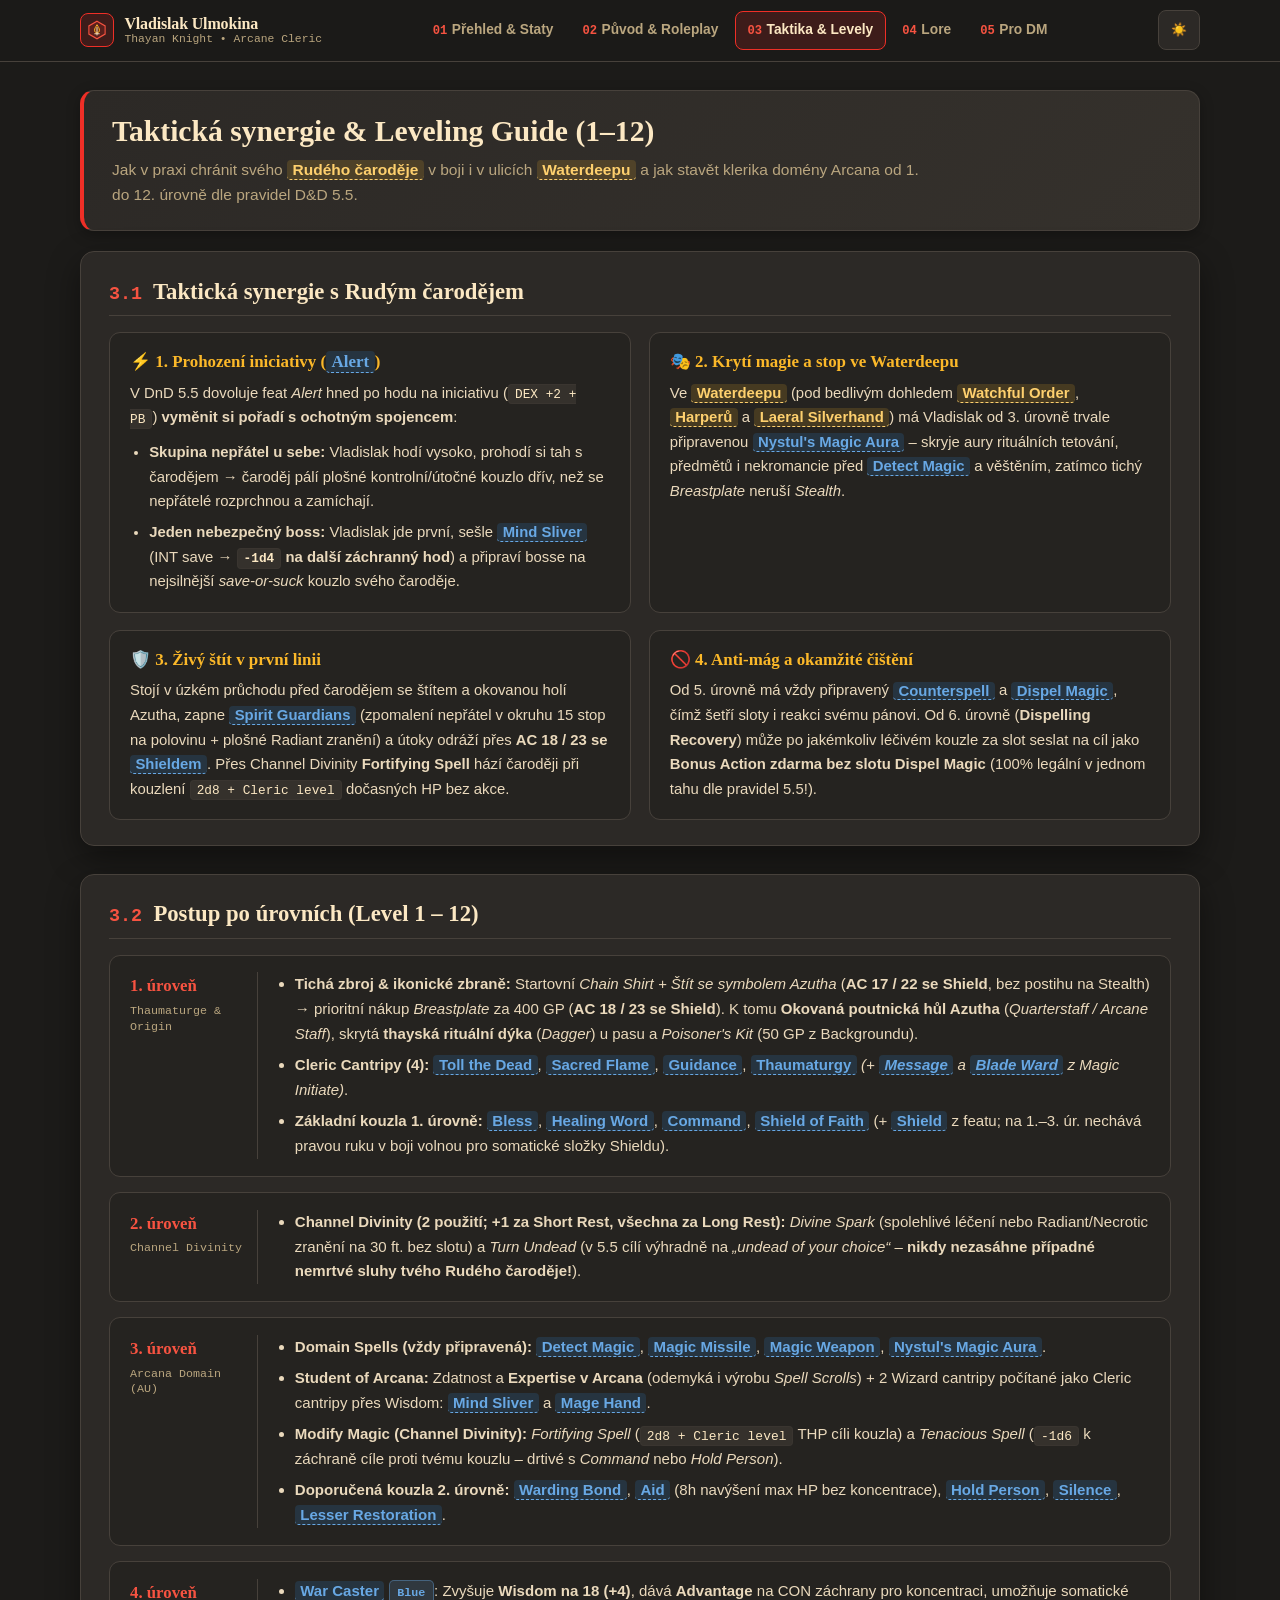
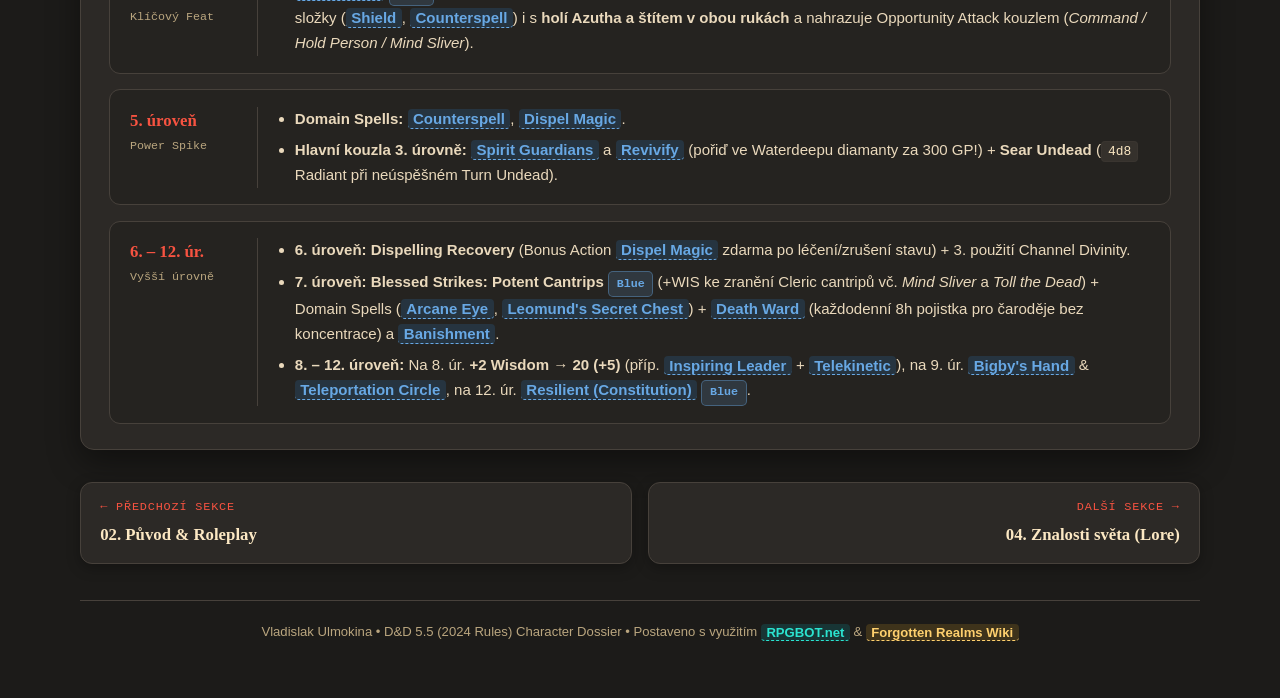
<file: tactics.html>
<!DOCTYPE html>
<html lang="cs" data-theme="dark">
<head>
  <meta charset="UTF-8" />
  <meta name="viewport" content="width=device-width, initial-scale=1.0, viewport-fit=cover" />
  <title>Vladislak Ulmokina — 03. Taktika &amp; Leveling (DnD 5.5 Dossier)</title>
  <script>
    (function () {
      try {
        var t = localStorage.getItem('vladislak-theme');
        document.documentElement.setAttribute('data-theme', t === 'light' ? 'light' : 'dark');
      } catch (e) {
        document.documentElement.setAttribute('data-theme', 'dark');
      }
    })();
  </script>
  <link rel="stylesheet" href="css/styles.css" />
</head>
<body>
  <a class="skip-link" href="#main-content">Přeskočit na obsah</a>

  <!-- Sticky Top Navigation -->
  <header class="topbar">
    <div class="topbar-inner">
      <a class="brand" href="index.html" aria-label="Vladislak Ulmokina – Domů">
        <span class="brand-mark" aria-hidden="true">
          <svg width="20" height="20" viewBox="0 0 64 64" fill="none" xmlns="http://www.w3.org/2000/svg">
            <polygon points="32,4 58,19 58,45 32,60 6,45 6,19" stroke="var(--crimson)" stroke-width="3.5" fill="var(--crimson-soft)"/>
            <path d="M32 15C28 22 24 27 24 33C24 37.5 27.6 41 32 41C36.4 41 40 37.5 40 33C40 27 36 22 32 15Z" stroke="var(--gold)" stroke-width="3" fill="var(--gold-soft)"/>
            <path d="M32 24V48M25 44H39" stroke="var(--heading)" stroke-width="3" stroke-linecap="round"/>
          </svg>
        </span>
        <span class="brand-text">
          <span class="brand-title">Vladislak Ulmokina</span>
          <span class="brand-sub">Thayan Knight • Arcane Cleric</span>
        </span>
      </a>

      <nav class="desktop-nav" aria-label="Hlavní navigace">
        <a href="index.html"><span class="nav-idx">01</span>Přehled &amp; Staty</a>
        <a href="background.html"><span class="nav-idx">02</span>Původ &amp; Roleplay</a>
        <a href="tactics.html" aria-current="page"><span class="nav-idx">03</span>Taktika &amp; Levely</a>
        <a href="lore.html"><span class="nav-idx">04</span>Lore</a>
        <a href="dm.html"><span class="nav-idx">05</span>Pro DM</a>
      </nav>

      <div class="topbar-actions">
        <button class="btn-theme" id="themeBtn" type="button" aria-label="Přepnout barevný režim">
          <span aria-hidden="true">☀️</span>
        </button>
        <button class="hamburger-btn" id="hamburgerBtn" type="button" aria-label="Otevřít menu sekcí" aria-expanded="false" aria-controls="mobileDrawer">
          <span class="hamburger-bar"></span>
          <span class="hamburger-bar"></span>
          <span class="hamburger-bar"></span>
        </button>
      </div>
    </div>
  </header>

  <!-- Mobile Slide-Out Hamburger Drawer -->
  <div class="drawer-backdrop" id="drawerBackdrop" aria-hidden="true"></div>
  <aside class="mobile-drawer" id="mobileDrawer" aria-label="Mobilní navigace" aria-hidden="true">
    <div class="drawer-header">
      <span class="drawer-title">Navigace Dossieru</span>
      <button class="drawer-close" id="drawerCloseBtn" type="button" aria-label="Zavřít menu">&times;</button>
    </div>
    <nav class="drawer-nav" aria-label="Sekce postavy">
      <a href="index.html">
        <span class="drawer-link-top"><span class="drawer-link-idx">01</span> Přehled &amp; Staty</span>
        <span class="drawer-link-desc">Koncept, vlastnosti, dovednosti, tichá zbroj a zbraně</span>
      </a>
      <a href="background.html">
        <span class="drawer-link-top"><span class="drawer-link-idx">02</span> Původ &amp; Roleplay</span>
        <span class="drawer-link-desc">Příběh z Eltabbaru, tetování, Rashemi a 20 rituálů u stolu</span>
      </a>
      <a href="tactics.html" aria-current="page">
        <span class="drawer-link-top"><span class="drawer-link-idx">03</span> Taktika &amp; Leveling</span>
        <span class="drawer-link-desc">Bojová synergie s Rudým čarodějem a postup po úrovních 1–12</span>
      </a>
      <a href="lore.html">
        <span class="drawer-link-top"><span class="drawer-link-idx">04</span> Znalosti světa (Lore)</span>
        <span class="drawer-link-desc">Božstva Thaye a alchymistické vademecum jedů</span>
      </a>
      <a href="dm.html">
        <span class="drawer-link-top"><span class="drawer-link-idx">05</span> Otevřené body pro DM</span>
        <span class="drawer-link-desc">Shrnutí pravidel 5.5, Session 0 otázky a háčky do kampaně</span>
      </a>
    </nav>
    <div class="drawer-footer" id="drawerThemeStatus">Aktivní paleta: Srcery Dark</div>
  </aside>

  <main class="container" id="main-content">

    <!-- Compact Subpage Banner -->
    <div class="page-header">
      <h1>Taktická synergie &amp; Leveling Guide (1–12)</h1>
      <p>
        Jak v praxi chránit svého <a class="lore" href="https://forgottenrealms.fandom.com/wiki/Red_Wizards_of_Thay" target="_blank" rel="noopener noreferrer">Rudého čaroděje</a> v boji i v ulicích <a class="lore" href="https://forgottenrealms.fandom.com/wiki/Waterdeep" target="_blank" rel="noopener noreferrer">Waterdeepu</a> a jak stavět klerika domény Arcana od 1. do 12. úrovně dle pravidel D&amp;D 5.5.
      </p>
    </div>

    <!-- SECTION 3.1: Tactical Synergies -->
    <section id="synergie">
      <div class="card">
        <h2 class="section-title"><span><span class="section-num">3.1</span> Taktická synergie s Rudým čarodějem</span></h2>
        <div class="grid-2">
          <div class="subcard">
            <h3>⚡ 1. Prohození iniciativy (<a class="spell" href="https://www.aidedd.org/feat/alert" target="_blank" rel="noopener noreferrer">Alert</a>)</h3>
            <p>
              V DnD 5.5 dovoluje feat <em>Alert</em> hned po hodu na iniciativu (<code>DEX +2 + PB</code>) <strong>vyměnit si pořadí s ochotným spojencem</strong>:
            </p>
            <ul>
              <li><strong>Skupina nepřátel u sebe:</strong> Vladislak hodí vysoko, prohodí si tah s čarodějem &rarr; čaroděj pálí plošné kontrolní/útočné kouzlo dřív, než se nepřátelé rozprchnou a zamíchají.</li>
              <li><strong>Jeden nebezpečný boss:</strong> Vladislak jde první, sešle <a class="spell" href="https://www.aidedd.org/spell/mind-sliver" target="_blank" rel="noopener noreferrer">Mind Sliver</a> (INT save &rarr; <strong><code>-1d4</code> na další záchranný hod</strong>) a připraví bosse na nejsilnější <em>save-or-suck</em> kouzlo svého čaroděje.</li>
            </ul>
          </div>

          <div class="subcard">
            <h3>🎭 2. Krytí magie a stop ve Waterdeepu</h3>
            <p>
              Ve <a class="lore" href="https://forgottenrealms.fandom.com/wiki/Waterdeep" target="_blank" rel="noopener noreferrer">Waterdeepu</a> (pod bedlivým dohledem <a class="lore" href="https://forgottenrealms.fandom.com/wiki/Watchful_Order_of_Magists_and_Protectors" target="_blank" rel="noopener noreferrer">Watchful Order</a>, <a class="lore" href="https://forgottenrealms.fandom.com/wiki/Harpers" target="_blank" rel="noopener noreferrer">Harperů</a> a <a class="lore" href="https://forgottenrealms.fandom.com/wiki/Laeral_Silverhand" target="_blank" rel="noopener noreferrer">Laeral Silverhand</a>) má Vladislak od 3. úrovně trvale připravenou <a class="spell" href="https://www.aidedd.org/spell/nystuls-magic-aura" target="_blank" rel="noopener noreferrer">Nystul's Magic Aura</a> – skryje aury rituálních tetování, předmětů i nekromancie před <a class="spell" href="https://www.aidedd.org/spell/detect-magic" target="_blank" rel="noopener noreferrer">Detect Magic</a> a věštěním, zatímco tichý <em>Breastplate</em> neruší <em>Stealth</em>.
            </p>
          </div>

          <div class="subcard">
            <h3>🛡️ 3. Živý štít v první linii</h3>
            <p>
              Stojí v úzkém průchodu před čarodějem se štítem a okovanou holí Azutha, zapne <a class="spell" href="https://www.aidedd.org/spell/spirit-guardians" target="_blank" rel="noopener noreferrer">Spirit Guardians</a> (zpomalení nepřátel v okruhu 15 stop na polovinu + plošné Radiant zranění) a útoky odráží přes <strong>AC 18 / 23 se <a class="spell" href="https://www.aidedd.org/spell/shield" target="_blank" rel="noopener noreferrer">Shieldem</a></strong>. Přes Channel Divinity <strong>Fortifying Spell</strong> hází čaroději při kouzlení <code>2d8 + Cleric level</code> dočasných HP bez akce.
            </p>
          </div>

          <div class="subcard">
            <h3>🚫 4. Anti-mág a okamžité čištění</h3>
            <p>
              Od 5. úrovně má vždy připravený <a class="spell" href="https://www.aidedd.org/spell/counterspell" target="_blank" rel="noopener noreferrer">Counterspell</a> a <a class="spell" href="https://www.aidedd.org/spell/dispel-magic" target="_blank" rel="noopener noreferrer">Dispel Magic</a>, čímž šetří sloty i reakci svému pánovi. Od 6. úrovně (<strong>Dispelling Recovery</strong>) může po jakémkoliv léčivém kouzle za slot seslat na cíl jako <strong>Bonus Action zdarma bez slotu Dispel Magic</strong> (100% legální v jednom tahu dle pravidel 5.5!).
            </p>
          </div>
        </div>
      </div>
    </section>

    <!-- SECTION 3.2: Leveling Timeline -->
    <section id="levely">
      <div class="card">
        <h2 class="section-title">
          <span><span class="section-num">3.2</span> Postup po úrovních (Level 1 – 12)</span>
        </h2>

        <div class="timeline">
          <div class="level-item">
            <div class="level-tag">1. úroveň<span>Thaumaturge &amp; Origin</span></div>
            <div class="level-body">
              <ul>
                <li><strong>Tichá zbroj &amp; ikonické zbraně:</strong> Startovní <em>Chain Shirt + Štít se symbolem Azutha</em> (<strong>AC 17 / 22 se Shield</strong>, bez postihu na Stealth) &rarr; prioritní nákup <em>Breastplate</em> za 400 GP (<strong>AC 18 / 23 se Shield</strong>). K tomu <strong>Okovaná poutnická hůl Azutha</strong> (<em>Quarterstaff / Arcane Staff</em>), skrytá <strong>thayská rituální dýka</strong> (<em>Dagger</em>) u pasu a <em>Poisoner's Kit</em> (50 GP z Backgroundu).</li>
                <li><strong>Cleric Cantripy (4):</strong> <a class="spell" href="https://www.aidedd.org/spell/toll-the-dead" target="_blank" rel="noopener noreferrer">Toll the Dead</a>, <a class="spell" href="https://www.aidedd.org/spell/sacred-flame" target="_blank" rel="noopener noreferrer">Sacred Flame</a>, <a class="spell" href="https://www.aidedd.org/spell/guidance" target="_blank" rel="noopener noreferrer">Guidance</a>, <a class="spell" href="https://www.aidedd.org/spell/thaumaturgy" target="_blank" rel="noopener noreferrer">Thaumaturgy</a> <em>(+ <a class="spell" href="https://www.aidedd.org/spell/message" target="_blank" rel="noopener noreferrer">Message</a> a <a class="spell" href="https://www.aidedd.org/spell/blade-ward" target="_blank" rel="noopener noreferrer">Blade Ward</a> z Magic Initiate)</em>.</li>
                <li><strong>Základní kouzla 1. úrovně:</strong> <a class="spell" href="https://www.aidedd.org/spell/bless" target="_blank" rel="noopener noreferrer">Bless</a>, <a class="spell" href="https://www.aidedd.org/spell/healing-word" target="_blank" rel="noopener noreferrer">Healing Word</a>, <a class="spell" href="https://www.aidedd.org/spell/command" target="_blank" rel="noopener noreferrer">Command</a>, <a class="spell" href="https://www.aidedd.org/spell/shield-of-faith" target="_blank" rel="noopener noreferrer">Shield of Faith</a> (+ <a class="spell" href="https://www.aidedd.org/spell/shield" target="_blank" rel="noopener noreferrer">Shield</a> z featu; na 1.–3. úr. nechává pravou ruku v boji volnou pro somatické složky Shieldu).</li>
              </ul>
            </div>
          </div>

          <div class="level-item">
            <div class="level-tag">2. úroveň<span>Channel Divinity</span></div>
            <div class="level-body">
              <ul>
                <li><strong>Channel Divinity (2 použití; +1 za Short Rest, všechna za Long Rest):</strong> <em>Divine Spark</em> (spolehlivé léčení nebo Radiant/Necrotic zranění na 30 ft. bez slotu) a <em>Turn Undead</em> (v 5.5 cílí výhradně na <em>„undead of your choice“</em> – <strong>nikdy nezasáhne případné nemrtvé sluhy tvého Rudého čaroděje!</strong>).</li>
              </ul>
            </div>
          </div>

          <div class="level-item">
            <div class="level-tag">3. úroveň<span>Arcana Domain (AU)</span></div>
            <div class="level-body">
              <ul>
                <li><strong>Domain Spells (vždy připravená):</strong> <a class="spell" href="https://www.aidedd.org/spell/detect-magic" target="_blank" rel="noopener noreferrer">Detect Magic</a>, <a class="spell" href="https://www.aidedd.org/spell/magic-missile" target="_blank" rel="noopener noreferrer">Magic Missile</a>, <a class="spell" href="https://www.aidedd.org/spell/magic-weapon" target="_blank" rel="noopener noreferrer">Magic Weapon</a>, <a class="spell" href="https://www.aidedd.org/spell/nystuls-magic-aura" target="_blank" rel="noopener noreferrer">Nystul's Magic Aura</a>.</li>
                <li><strong>Student of Arcana:</strong> Zdatnost a <strong>Expertise v Arcana</strong> (odemyká i výrobu <em>Spell Scrolls</em>) + 2 Wizard cantripy počítané jako Cleric cantripy přes Wisdom: <a class="spell" href="https://www.aidedd.org/spell/mind-sliver" target="_blank" rel="noopener noreferrer">Mind Sliver</a> a <a class="spell" href="https://www.aidedd.org/spell/mage-hand" target="_blank" rel="noopener noreferrer">Mage Hand</a>.</li>
                <li><strong>Modify Magic (Channel Divinity):</strong> <em>Fortifying Spell</em> (<code>2d8 + Cleric level</code> THP cíli kouzla) a <em>Tenacious Spell</em> (<code>-1d6</code> k záchraně cíle proti tvému kouzlu – drtivé s <em>Command</em> nebo <em>Hold Person</em>).</li>
                <li><strong>Doporučená kouzla 2. úrovně:</strong> <a class="spell" href="https://www.aidedd.org/spell/warding-bond" target="_blank" rel="noopener noreferrer">Warding Bond</a>, <a class="spell" href="https://www.aidedd.org/spell/aid" target="_blank" rel="noopener noreferrer">Aid</a> (8h navýšení max HP bez koncentrace), <a class="spell" href="https://www.aidedd.org/spell/hold-person" target="_blank" rel="noopener noreferrer">Hold Person</a>, <a class="spell" href="https://www.aidedd.org/spell/silence" target="_blank" rel="noopener noreferrer">Silence</a>, <a class="spell" href="https://www.aidedd.org/spell/lesser-restoration" target="_blank" rel="noopener noreferrer">Lesser Restoration</a>.</li>
              </ul>
            </div>
          </div>

          <div class="level-item">
            <div class="level-tag">4. úroveň<span>Klíčový Feat</span></div>
            <div class="level-body">
              <ul>
                <li><strong><a class="spell" href="https://www.aidedd.org/feat/war-caster" target="_blank" rel="noopener noreferrer">War Caster</a></strong> <span class="badge badge-blue">Blue</span>: Zvyšuje <strong>Wisdom na 18 (+4)</strong>, dává <strong>Advantage</strong> na CON záchrany pro koncentraci, umožňuje somatické složky (<a class="spell" href="https://www.aidedd.org/spell/shield" target="_blank" rel="noopener noreferrer">Shield</a>, <a class="spell" href="https://www.aidedd.org/spell/counterspell" target="_blank" rel="noopener noreferrer">Counterspell</a>) i s <strong>holí Azutha a štítem v obou rukách</strong> a nahrazuje Opportunity Attack kouzlem (<em>Command / Hold Person / Mind Sliver</em>).</li>
              </ul>
            </div>
          </div>

          <div class="level-item">
            <div class="level-tag">5. úroveň<span>Power Spike</span></div>
            <div class="level-body">
              <ul>
                <li><strong>Domain Spells:</strong> <a class="spell" href="https://www.aidedd.org/spell/counterspell" target="_blank" rel="noopener noreferrer">Counterspell</a>, <a class="spell" href="https://www.aidedd.org/spell/dispel-magic" target="_blank" rel="noopener noreferrer">Dispel Magic</a>.</li>
                <li><strong>Hlavní kouzla 3. úrovně:</strong> <a class="spell" href="https://www.aidedd.org/spell/spirit-guardians" target="_blank" rel="noopener noreferrer">Spirit Guardians</a> a <a class="spell" href="https://www.aidedd.org/spell/revivify" target="_blank" rel="noopener noreferrer">Revivify</a> (pořiď ve Waterdeepu diamanty za 300 GP!) + <strong>Sear Undead</strong> (<code>4d8</code> Radiant při neúspěšném Turn Undead).</li>
              </ul>
            </div>
          </div>

          <div class="level-item">
            <div class="level-tag">6. – 12. úr.<span>Vyšší úrovně</span></div>
            <div class="level-body">
              <ul>
                <li><strong>6. úroveň:</strong> <strong>Dispelling Recovery</strong> (Bonus Action <a class="spell" href="https://www.aidedd.org/spell/dispel-magic" target="_blank" rel="noopener noreferrer">Dispel Magic</a> zdarma po léčení/zrušení stavu) + 3. použití Channel Divinity.</li>
                <li><strong>7. úroveň:</strong> <strong>Blessed Strikes: Potent Cantrips</strong> <span class="badge badge-blue">Blue</span> (+WIS ke zranění Cleric cantripů vč. <em>Mind Sliver</em> a <em>Toll the Dead</em>) + Domain Spells (<a class="spell" href="https://www.aidedd.org/spell/arcane-eye" target="_blank" rel="noopener noreferrer">Arcane Eye</a>, <a class="spell" href="https://www.aidedd.org/spell/leomund-s-secret-chest" target="_blank" rel="noopener noreferrer">Leomund's Secret Chest</a>) + <a class="spell" href="https://www.aidedd.org/spell/death-ward" target="_blank" rel="noopener noreferrer">Death Ward</a> (každodenní 8h pojistka pro čaroděje bez koncentrace) a <a class="spell" href="https://www.aidedd.org/spell/banishment" target="_blank" rel="noopener noreferrer">Banishment</a>.</li>
                <li><strong>8. – 12. úroveň:</strong> Na 8. úr. <strong>+2 Wisdom &rarr; 20 (+5)</strong> (příp. <a class="spell" href="https://www.aidedd.org/feat/inspiring-leader" target="_blank" rel="noopener noreferrer">Inspiring Leader</a> + <a class="spell" href="https://www.aidedd.org/feat/telekinetic" target="_blank" rel="noopener noreferrer">Telekinetic</a>), na 9. úr. <a class="spell" href="https://www.aidedd.org/spell/bigby-s-hand" target="_blank" rel="noopener noreferrer">Bigby's Hand</a> &amp; <a class="spell" href="https://www.aidedd.org/spell/teleportation-circle" target="_blank" rel="noopener noreferrer">Teleportation Circle</a>, na 12. úr. <a class="spell" href="https://www.aidedd.org/feat/resilient" target="_blank" rel="noopener noreferrer">Resilient (Constitution)</a> <span class="badge badge-blue">Blue</span>.</li>
              </ul>
            </div>
          </div>
        </div>
      </div>
    </section>

    <!-- Bottom Page Pager -->
    <nav class="page-pager" aria-label="Přechod mezi sekcemi">
      <a class="pager-link prev" href="background.html">
        <span class="pager-dir">&larr; Předchozí sekce</span>
        <span class="pager-title">02. Původ &amp; Roleplay</span>
      </a>
      <a class="pager-link next" href="lore.html">
        <span class="pager-dir">Další sekce &rarr;</span>
        <span class="pager-title">04. Znalosti světa (Lore)</span>
      </a>
    </nav>

    <footer>
      Vladislak Ulmokina • D&amp;D 5.5 (2024 Rules) Character Dossier • Postaveno s využitím <a class="rule" href="https://rpgbot.net/2024-dnd/classes/cleric/" target="_blank" rel="noopener noreferrer">RPGBOT.net</a> &amp; <a class="lore" href="https://forgottenrealms.fandom.com/wiki/Main_Page" target="_blank" rel="noopener noreferrer">Forgotten Realms Wiki</a>
    </footer>
  </main>

  <script src="js/main.js"></script>
</body>
</html>
</file>
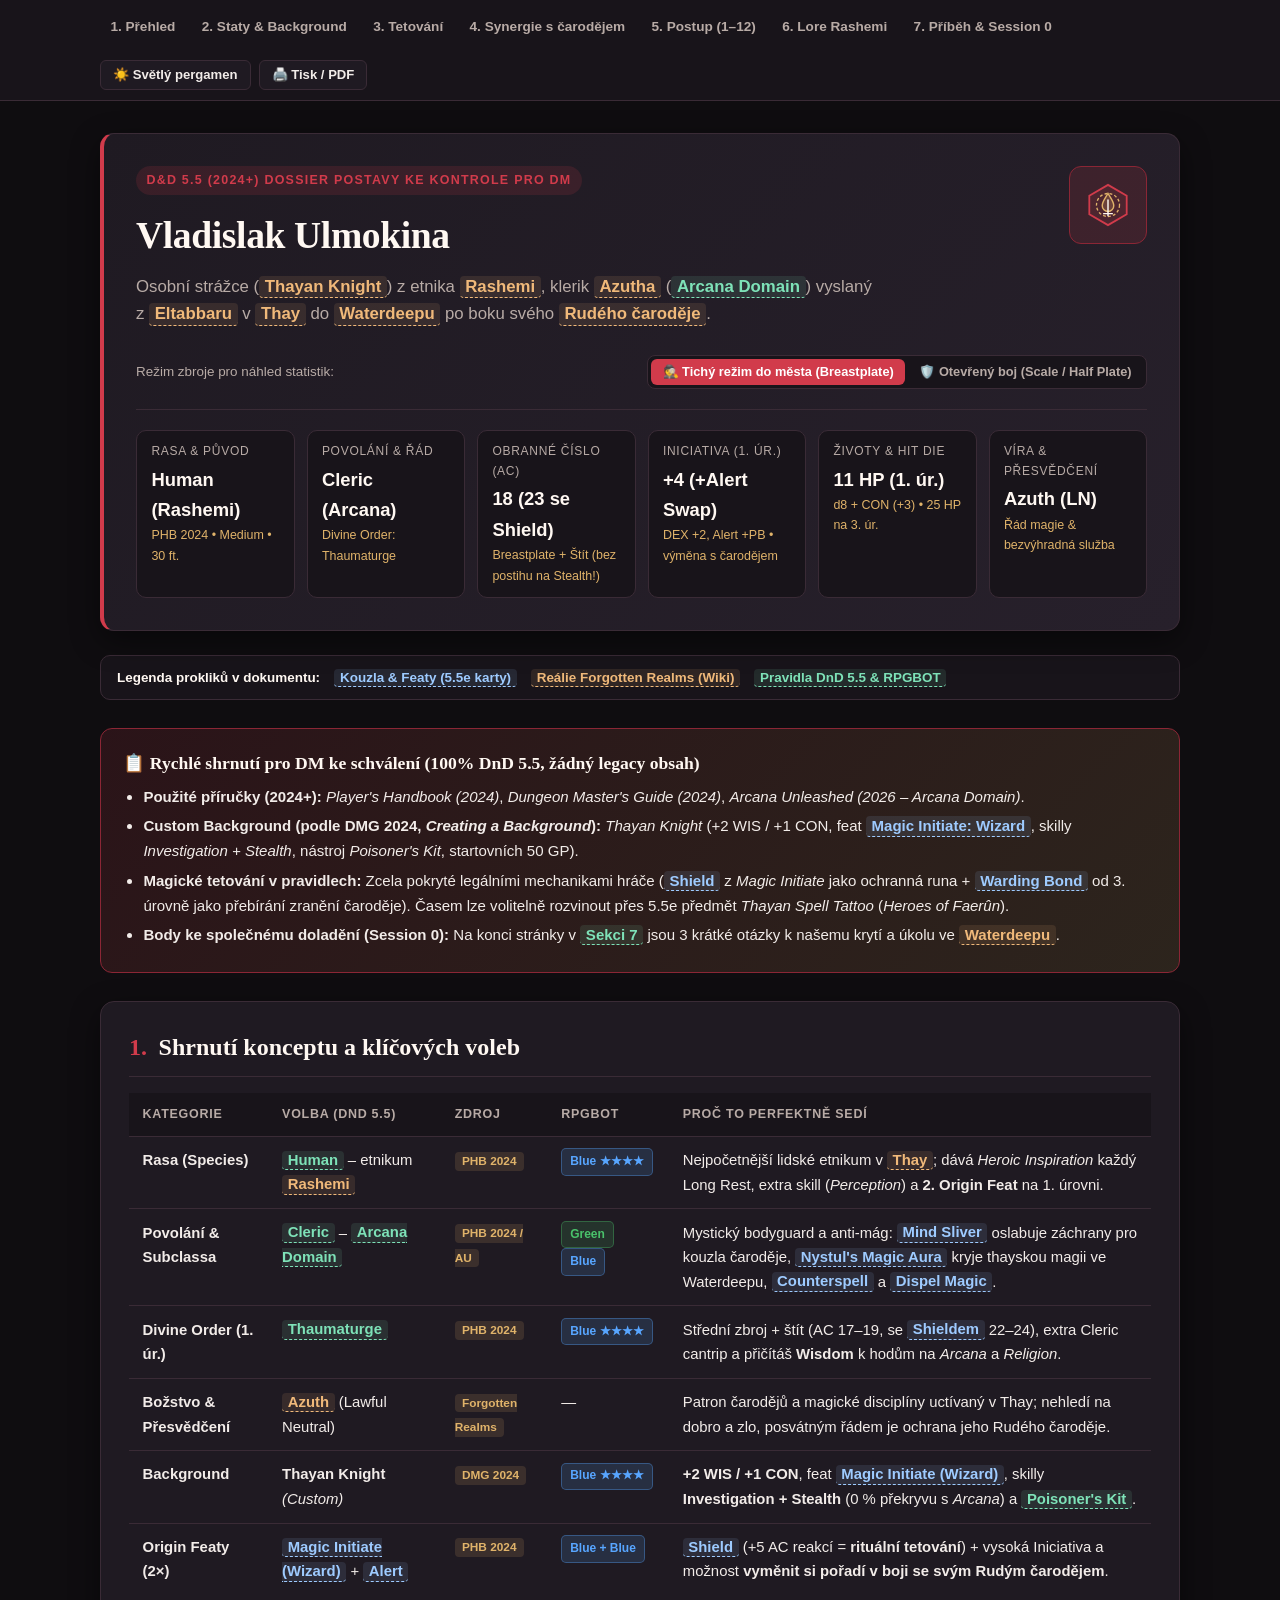
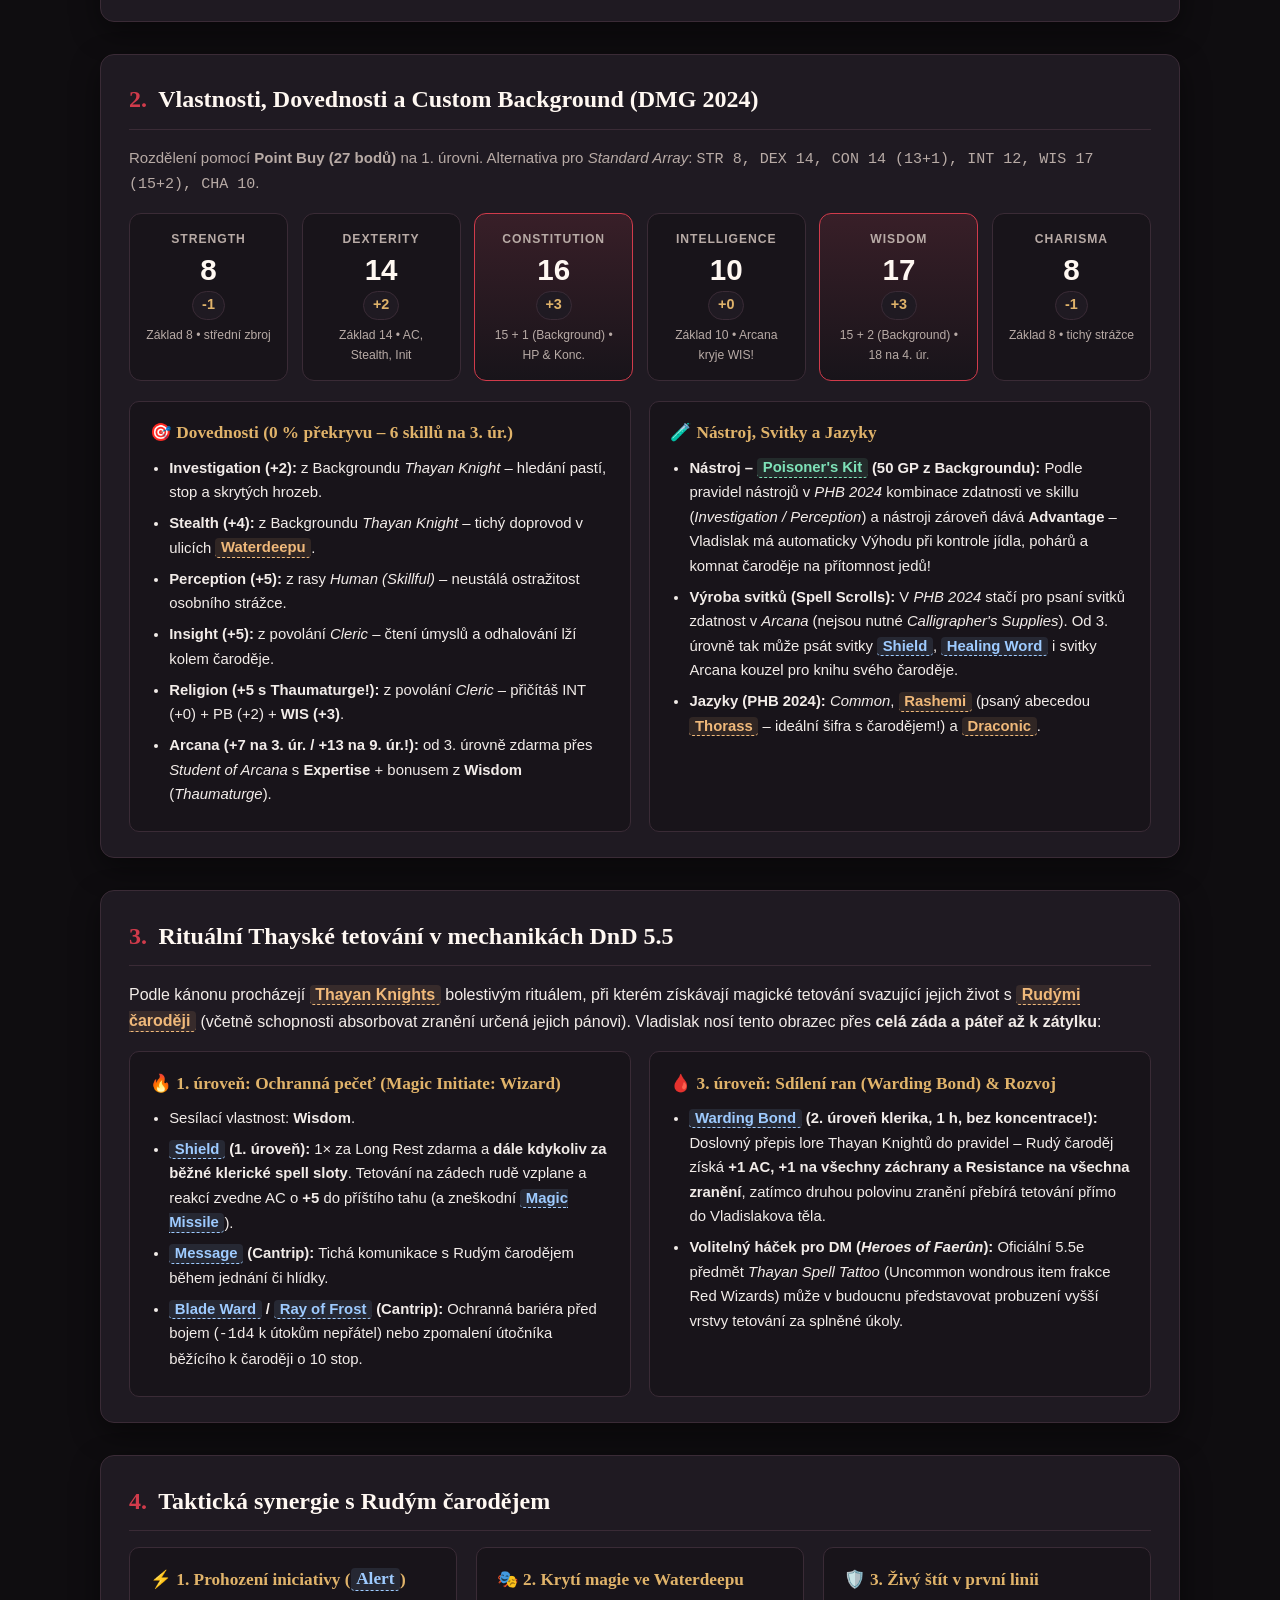
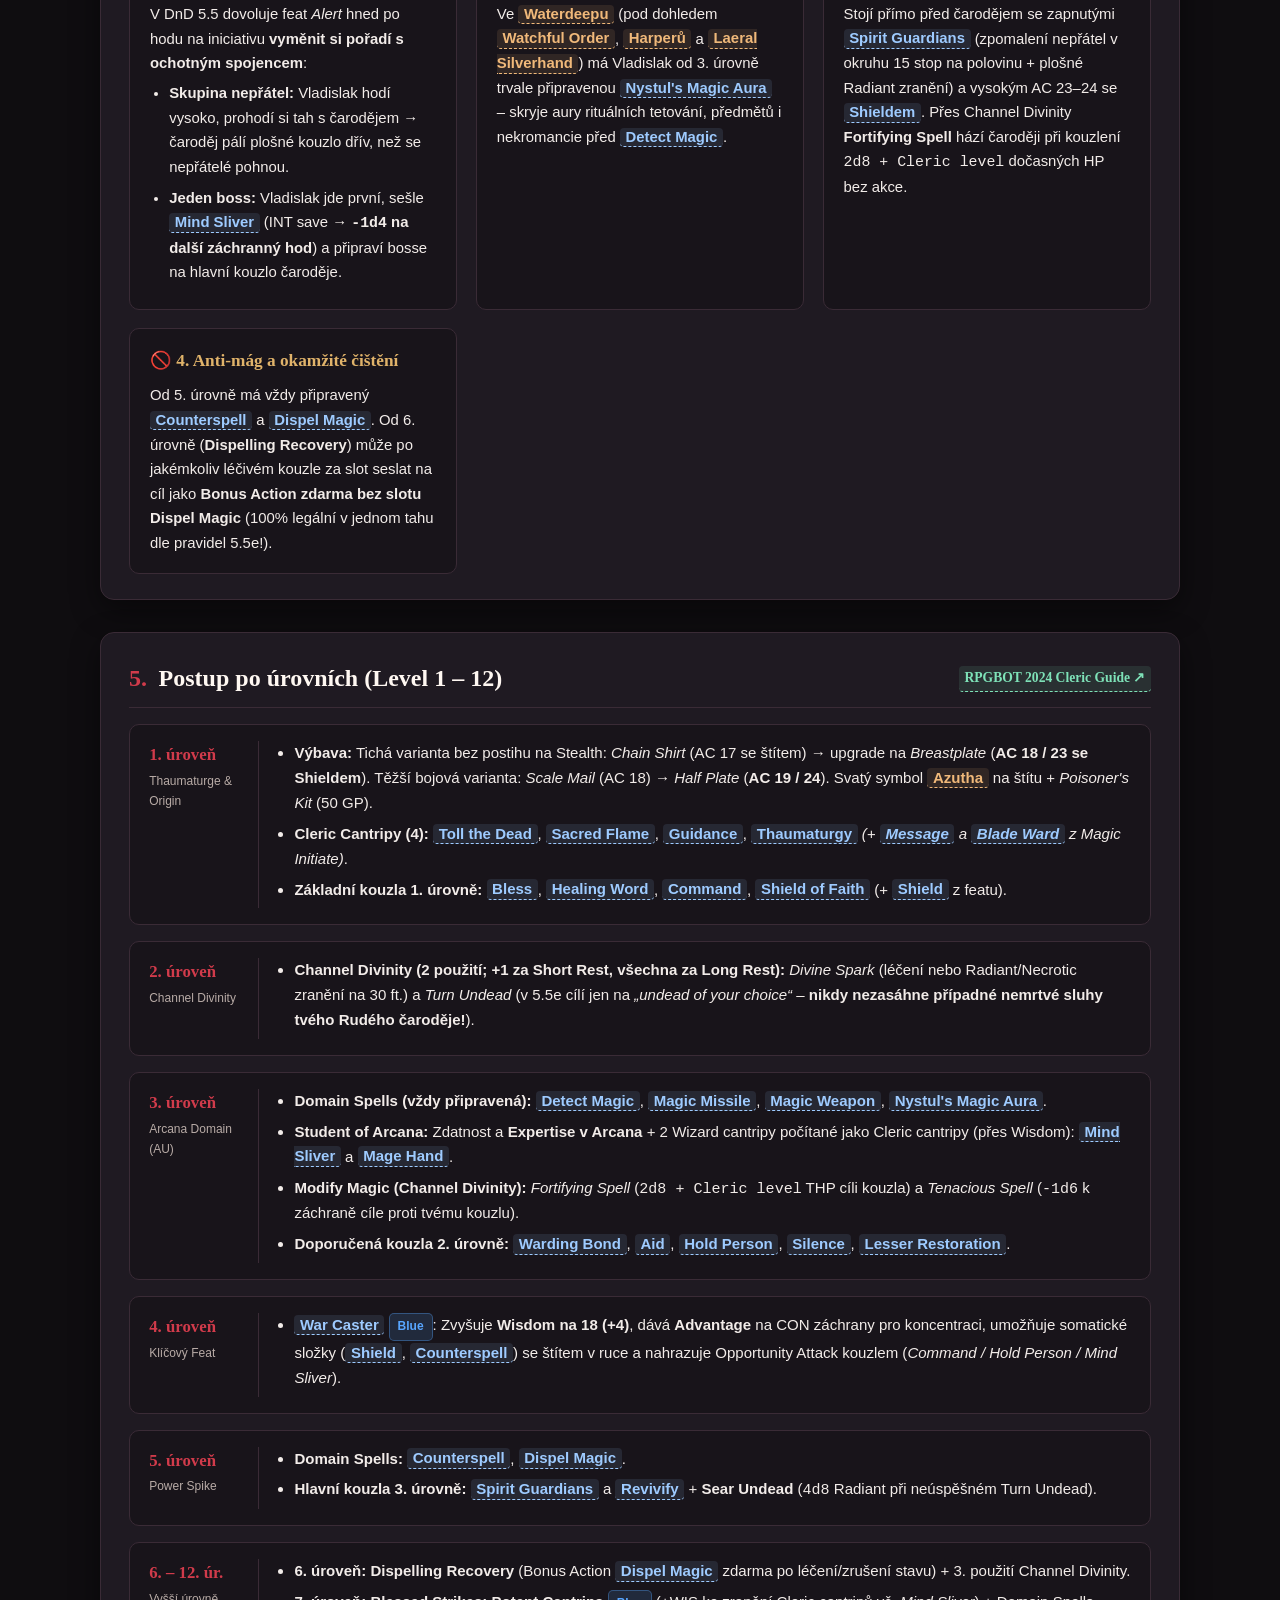
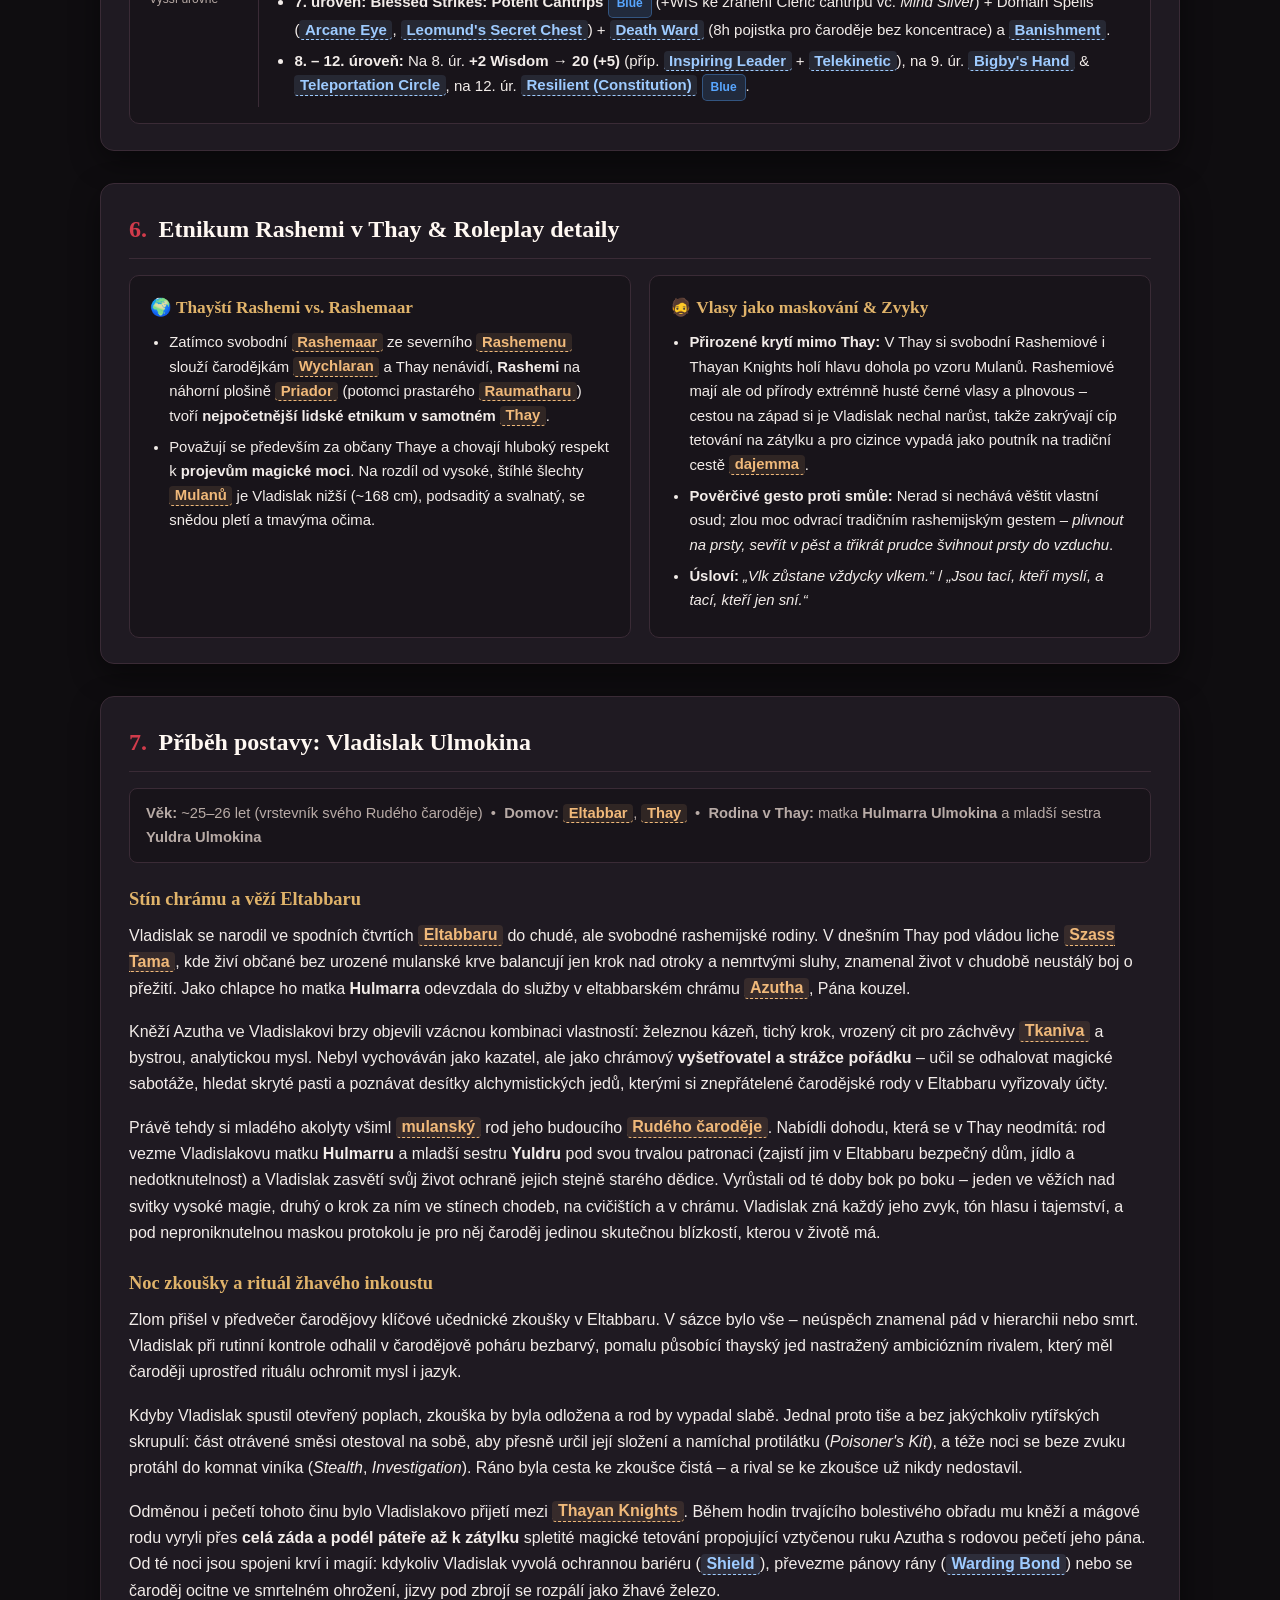
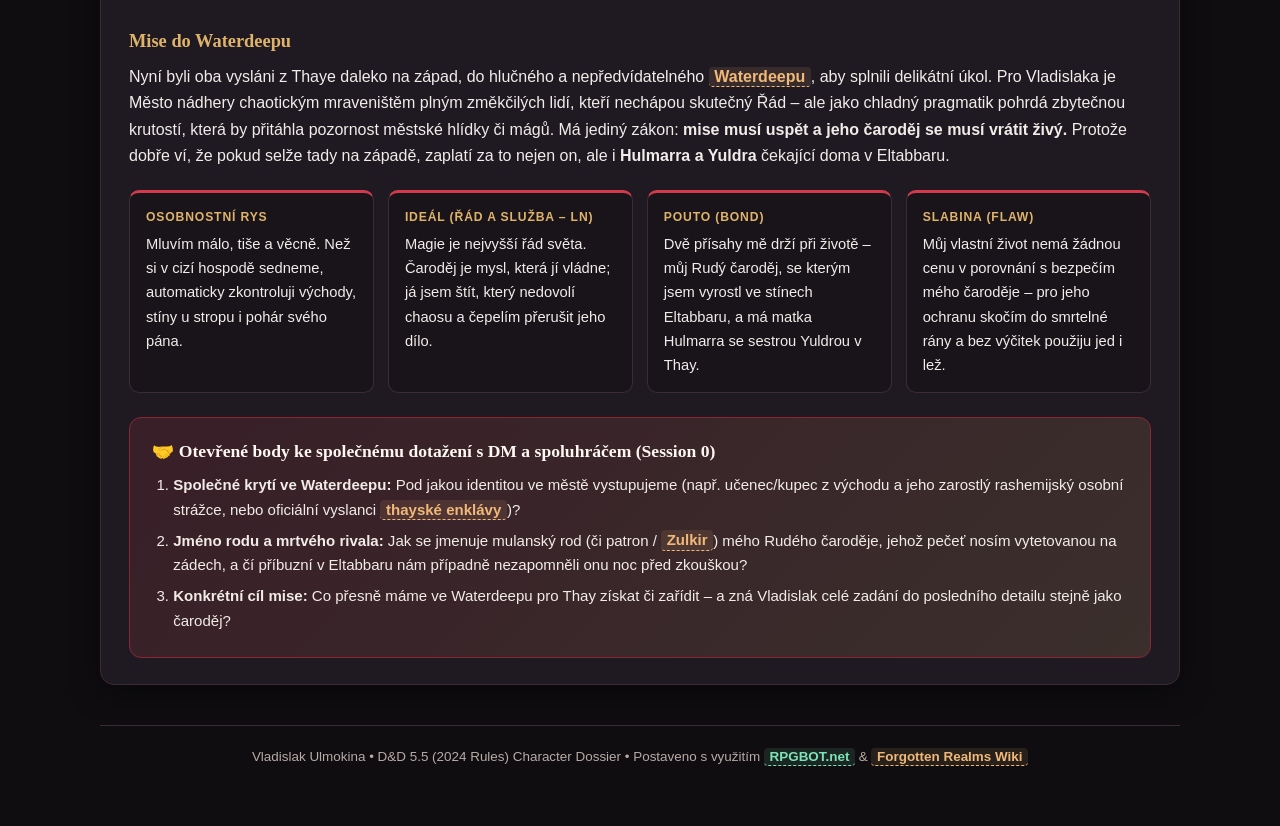
<file: vladislak_ulmokina_thayan_knight.html>
<!DOCTYPE html>
<html lang="cs" data-theme="dark">
<head>
  <meta charset="UTF-8" />
  <meta name="viewport" content="width=device-width, initial-scale=1.0" />
  <title>Vladislak Ulmokina – Thayan Knight Klerik (DnD 5.5 Dossier pro DM)</title>
  <style>
    :root,
    [data-theme="dark"] {
      --bg: #0f0d10;
      --bg-elevated: #18141a;
      --bg-card: #1f1a22;
      --bg-card-alt: #27202b;
      --border: #3a2b36;
      --border-accent: #8b2635;
      --text: #f2ece9;
      --text-muted: #b8aba6;
      --heading: #fff8f2;
      --crimson: #d13b4b;
      --crimson-soft: rgba(209, 59, 75, 0.14);
      --gold: #e0b36a;
      --gold-soft: rgba(224, 179, 106, 0.14);
      --rpg-blue: #58a6ff;
      --rpg-blue-bg: rgba(88, 166, 255, 0.15);
      --rpg-green: #4ac26b;
      --rpg-green-bg: rgba(74, 194, 107, 0.15);
      --link-spell: #9ecbff;
      --link-spell-bg: rgba(158, 203, 255, 0.11);
      --link-lore: #f0b97a;
      --link-lore-bg: rgba(240, 185, 122, 0.11);
      --link-rule: #7ee2b8;
      --link-rule-bg: rgba(126, 226, 184, 0.11);
      --shadow: 0 10px 30px rgba(0, 0, 0, 0.45);
    }

    [data-theme="light"] {
      --bg: #f6f1e7;
      --bg-elevated: #efe7d8;
      --bg-card: #fffcf5;
      --bg-card-alt: #f4ecdd;
      --border: #d8cbb8;
      --border-accent: #8b1e2b;
      --text: #251e1c;
      --text-muted: #635550;
      --heading: #1a1110;
      --crimson: #8b1e2b;
      --crimson-soft: rgba(139, 30, 43, 0.1);
      --gold: #946216;
      --gold-soft: rgba(148, 98, 22, 0.12);
      --rpg-blue: #0969da;
      --rpg-blue-bg: rgba(9, 105, 218, 0.12);
      --rpg-green: #1a7f37;
      --rpg-green-bg: rgba(26, 127, 55, 0.12);
      --link-spell: #0b57d0;
      --link-spell-bg: rgba(11, 87, 208, 0.08);
      --link-lore: #8a4b08;
      --link-lore-bg: rgba(138, 75, 8, 0.09);
      --link-rule: #136f42;
      --link-rule-bg: rgba(19, 111, 66, 0.09);
      --shadow: 0 6px 20px rgba(37, 30, 28, 0.08);
    }

    * {
      box-sizing: border-box;
    }

    html {
      scroll-behavior: smooth;
    }

    body {
      margin: 0;
      font-family: "Inter", -apple-system, BlinkMacSystemFont, "Segoe UI", Roboto, sans-serif;
      background-color: var(--bg);
      color: var(--text);
      line-height: 1.65;
      font-size: 16px;
    }

    h1, h2, h3, h4, .serif {
      font-family: Georgia, "Palatino Linotype", "Book Antiqua", Palatino, serif;
      color: var(--heading);
      margin-top: 0;
    }

    /* Sticky Top Navigation */
    .topbar {
      position: sticky;
      top: 0;
      z-index: 100;
      background: var(--bg-elevated);
      border-bottom: 1px solid var(--border);
      backdrop-filter: blur(10px);
    }

    .topbar-inner {
      max-width: 1120px;
      margin: 0 auto;
      padding: 0.65rem 1.25rem;
      display: flex;
      align-items: center;
      justify-content: space-between;
      gap: 1rem;
      flex-wrap: wrap;
    }

    .nav-links {
      display: flex;
      gap: 0.35rem;
      flex-wrap: wrap;
    }

    .nav-links a {
      color: var(--text-muted);
      text-decoration: none;
      font-size: 0.85rem;
      font-weight: 600;
      padding: 0.35rem 0.65rem;
      border-radius: 6px;
      transition: all 0.15s ease;
    }

    .nav-links a:hover {
      color: var(--heading);
      background: var(--crimson-soft);
    }

    .topbar-actions {
      display: flex;
      gap: 0.5rem;
      align-items: center;
    }

    .btn {
      cursor: pointer;
      border: 1px solid var(--border);
      background: var(--bg-card);
      color: var(--text);
      font-size: 0.82rem;
      font-weight: 600;
      padding: 0.4rem 0.75rem;
      border-radius: 6px;
      transition: all 0.15s ease;
    }

    .btn:hover {
      border-color: var(--crimson);
      color: var(--heading);
    }

    /* Layout Container */
    .container {
      max-width: 1120px;
      margin: 0 auto;
      padding: 2rem 1.25rem 4rem;
    }

    /* Hero Header */
    .hero {
      position: relative;
      background: linear-gradient(135deg, var(--bg-card) 0%, var(--bg-card-alt) 100%);
      border: 1px solid var(--border);
      border-left: 4px solid var(--crimson);
      border-radius: 14px;
      padding: 2rem;
      box-shadow: var(--shadow);
      margin-bottom: 1.5rem;
    }

    .hero-top {
      display: flex;
      justify-content: space-between;
      align-items: flex-start;
      gap: 1.5rem;
      flex-wrap: wrap;
    }

    .eyebrow {
      display: inline-block;
      font-size: 0.78rem;
      text-transform: uppercase;
      letter-spacing: 0.1em;
      font-weight: 700;
      color: var(--crimson);
      background: var(--crimson-soft);
      padding: 0.25rem 0.65rem;
      border-radius: 999px;
      margin-bottom: 0.65rem;
    }

    .hero h1 {
      font-size: 2.35rem;
      margin-bottom: 0.35rem;
      letter-spacing: -0.01em;
    }

    .hero-subtitle {
      color: var(--text-muted);
      font-size: 1.05rem;
      margin: 0 0 1.25rem;
      max-width: 740px;
    }

    .sigil-box {
      width: 78px;
      height: 78px;
      border-radius: 12px;
      background: var(--crimson-soft);
      border: 1px solid var(--border-accent);
      display: flex;
      align-items: center;
      justify-content: center;
      flex-shrink: 0;
    }

    /* Quick Stat Strip */
    .quick-stats {
      display: grid;
      grid-template-columns: repeat(auto-fit, minmax(150px, 1fr));
      gap: 0.75rem;
      margin-top: 1.25rem;
      padding-top: 1.25rem;
      border-top: 1px solid var(--border);
    }

    .qstat {
      background: var(--bg-elevated);
      border: 1px solid var(--border);
      border-radius: 10px;
      padding: 0.7rem 0.9rem;
    }

    .qstat-label {
      font-size: 0.75rem;
      text-transform: uppercase;
      letter-spacing: 0.06em;
      color: var(--text-muted);
      display: block;
    }

    .qstat-value {
      font-size: 1.15rem;
      font-weight: 700;
      color: var(--heading);
      margin-top: 0.15rem;
      display: block;
    }

    .qstat-note {
      font-size: 0.78rem;
      color: var(--gold);
      display: block;
    }

    /* Link Legend Bar */
    .legend-bar {
      display: flex;
      flex-wrap: wrap;
      gap: 0.9rem;
      align-items: center;
      background: var(--bg-elevated);
      border: 1px solid var(--border);
      border-radius: 10px;
      padding: 0.65rem 1rem;
      margin-bottom: 1.75rem;
      font-size: 0.84rem;
      color: var(--text-muted);
    }

    /* Semantic Hyperlinks */
    a.spell, a.lore, a.rule {
      text-decoration: none;
      padding: 0.08rem 0.35rem;
      border-radius: 4px;
      font-weight: 600;
      transition: filter 0.15s ease, background 0.15s ease;
      border-bottom: 1px dashed currentColor;
    }

    a.spell {
      color: var(--link-spell);
      background: var(--link-spell-bg);
    }

    a.lore {
      color: var(--link-lore);
      background: var(--link-lore-bg);
    }

    a.rule {
      color: var(--link-rule);
      background: var(--link-rule-bg);
    }

    a.spell:hover, a.lore:hover, a.rule:hover {
      filter: brightness(1.18);
      border-bottom-style: solid;
    }

    /* Sections & Cards */
    section {
      margin-bottom: 2rem;
      scroll-margin-top: 4.5rem;
    }

    .card {
      background: var(--bg-card);
      border: 1px solid var(--border);
      border-radius: 14px;
      padding: 1.6rem 1.75rem;
      box-shadow: var(--shadow);
    }

    .section-title {
      font-size: 1.5rem;
      margin-bottom: 1rem;
      padding-bottom: 0.55rem;
      border-bottom: 1px solid var(--border);
      display: flex;
      align-items: center;
      justify-content: space-between;
      gap: 0.75rem;
      flex-wrap: wrap;
    }

    .section-num {
      color: var(--crimson);
      margin-right: 0.35rem;
    }

    /* DM Check Callout */
    .dm-callout {
      background: linear-gradient(135deg, var(--crimson-soft) 0%, var(--gold-soft) 100%);
      border: 1px solid var(--border-accent);
      border-radius: 12px;
      padding: 1.2rem 1.4rem;
      margin-bottom: 1.75rem;
    }

    .dm-callout h3 {
      font-size: 1.1rem;
      margin-bottom: 0.45rem;
      color: var(--heading);
    }

    .dm-callout ul {
      margin: 0.4rem 0 0;
      padding-left: 1.25rem;
    }

    .dm-callout li {
      margin-bottom: 0.3rem;
      font-size: 0.94rem;
    }

    /* Tables */
    .table-wrap {
      overflow-x: auto;
    }

    table {
      width: 100%;
      border-collapse: collapse;
      font-size: 0.93rem;
    }

    th, td {
      text-align: left;
      padding: 0.7rem 0.85rem;
      border-bottom: 1px solid var(--border);
      vertical-align: top;
    }

    th {
      font-size: 0.78rem;
      text-transform: uppercase;
      letter-spacing: 0.06em;
      color: var(--text-muted);
      background: var(--bg-elevated);
    }

    tr:last-child td {
      border-bottom: none;
    }

    /* RPGBOT Badges */
    .badge {
      display: inline-block;
      font-size: 0.75rem;
      font-weight: 700;
      padding: 0.18rem 0.5rem;
      border-radius: 5px;
      white-space: nowrap;
    }

    .badge-blue {
      color: var(--rpg-blue);
      background: var(--rpg-blue-bg);
      border: 1px solid rgba(88, 166, 255, 0.35);
    }

    .badge-green {
      color: var(--rpg-green);
      background: var(--rpg-green-bg);
      border: 1px solid rgba(74, 194, 107, 0.35);
    }

    .badge-book {
      color: var(--gold);
      background: var(--gold-soft);
      font-size: 0.74rem;
      padding: 0.15rem 0.45rem;
      border-radius: 4px;
      font-weight: 600;
    }

    /* Ability Score Grid */
    .ability-grid {
      display: grid;
      grid-template-columns: repeat(auto-fit, minmax(145px, 1fr));
      gap: 0.85rem;
      margin: 1rem 0 1.25rem;
    }

    .ability-box {
      background: var(--bg-elevated);
      border: 1px solid var(--border);
      border-radius: 12px;
      padding: 0.9rem;
      text-align: center;
    }

    .ability-box.primary {
      border-color: var(--crimson);
      background: linear-gradient(180deg, var(--crimson-soft) 0%, var(--bg-elevated) 100%);
    }

    .ability-name {
      font-size: 0.76rem;
      text-transform: uppercase;
      letter-spacing: 0.08em;
      color: var(--text-muted);
      font-weight: 700;
    }

    .ability-score {
      font-size: 1.85rem;
      font-weight: 800;
      color: var(--heading);
      line-height: 1.2;
      margin: 0.2rem 0;
    }

    .ability-mod {
      display: inline-block;
      font-size: 0.9rem;
      font-weight: 700;
      padding: 0.1rem 0.55rem;
      border-radius: 999px;
      background: var(--bg-card);
      border: 1px solid var(--border);
      color: var(--gold);
      margin-bottom: 0.35rem;
    }

    .ability-calc {
      font-size: 0.76rem;
      color: var(--text-muted);
    }

    /* Two-Column Grid */
    .grid-2 {
      display: grid;
      grid-template-columns: repeat(auto-fit, minmax(310px, 1fr));
      gap: 1.15rem;
    }

    .subcard {
      background: var(--bg-elevated);
      border: 1px solid var(--border);
      border-radius: 10px;
      padding: 1.1rem 1.25rem;
    }

    .subcard h3 {
      font-size: 1.08rem;
      margin-bottom: 0.5rem;
      color: var(--gold);
    }

    .subcard ul {
      margin: 0.35rem 0 0;
      padding-left: 1.2rem;
    }

    .subcard li {
      margin-bottom: 0.4rem;
      font-size: 0.93rem;
    }

    /* Armor Mode Switcher */
    .armor-toggle {
      display: inline-flex;
      background: var(--bg-elevated);
      border: 1px solid var(--border);
      border-radius: 8px;
      padding: 0.2rem;
      gap: 0.2rem;
    }

    .armor-toggle button {
      border: none;
      background: transparent;
      color: var(--text-muted);
      font-size: 0.8rem;
      font-weight: 600;
      padding: 0.35rem 0.7rem;
      border-radius: 6px;
      cursor: pointer;
    }

    .armor-toggle button.active {
      background: var(--crimson);
      color: #fff;
    }

    /* Level Timeline */
    .timeline {
      display: flex;
      flex-direction: column;
      gap: 1rem;
    }

    .level-item {
      display: grid;
      grid-template-columns: 110px 1fr;
      gap: 1rem;
      background: var(--bg-elevated);
      border: 1px solid var(--border);
      border-radius: 10px;
      padding: 1rem 1.2rem;
    }

    .level-tag {
      font-family: Georgia, serif;
      font-weight: 700;
      font-size: 1.05rem;
      color: var(--crimson);
      border-right: 1px solid var(--border);
      padding-right: 0.75rem;
      display: flex;
      flex-direction: column;
      justify-content: flex-start;
    }

    .level-tag span {
      font-family: Inter, sans-serif;
      font-size: 0.75rem;
      color: var(--text-muted);
      font-weight: 500;
      margin-top: 0.2rem;
    }

    .level-body ul {
      margin: 0;
      padding-left: 1.2rem;
    }

    .level-body li {
      margin-bottom: 0.38rem;
      font-size: 0.94rem;
    }

    /* Backstory Prose */
    .story-prose p {
      margin: 0 0 1.05rem;
      font-size: 1rem;
    }

    .story-chapter {
      color: var(--gold);
      font-size: 1.15rem;
      margin: 1.35rem 0 0.5rem;
    }

    .trait-grid {
      display: grid;
      grid-template-columns: repeat(auto-fit, minmax(230px, 1fr));
      gap: 0.85rem;
      margin-top: 1.25rem;
    }

    .trait-card {
      background: var(--bg-elevated);
      border: 1px solid var(--border);
      border-top: 3px solid var(--crimson);
      border-radius: 10px;
      padding: 0.9rem 1rem;
      font-size: 0.92rem;
    }

    .trait-card strong {
      display: block;
      font-size: 0.76rem;
      text-transform: uppercase;
      letter-spacing: 0.07em;
      color: var(--gold);
      margin-bottom: 0.3rem;
    }

    footer {
      text-align: center;
      color: var(--text-muted);
      font-size: 0.84rem;
      margin-top: 2.5rem;
      padding-top: 1.25rem;
      border-top: 1px solid var(--border);
    }

    @media (max-width: 680px) {
      .hero h1 { font-size: 1.8rem; }
      .level-item { grid-template-columns: 1fr; }
      .level-tag { border-right: none; border-bottom: 1px solid var(--border); padding-bottom: 0.4rem; }
    }

    @media print {
      .topbar, .armor-toggle { display: none !important; }
      body { background: #fff; color: #000; font-size: 11pt; }
      .card, .hero, .subcard, .level-item, .qstat, .ability-box {
        box-shadow: none !important;
        break-inside: avoid;
      }
    }
  </style>
</head>
<body>

  <!-- Top Navigation -->
  <header class="topbar">
    <div class="topbar-inner">
      <nav class="nav-links" aria-label="Sekce postavy">
        <a href="#prehled">1. Přehled</a>
        <a href="#staty">2. Staty &amp; Background</a>
        <a href="#tetovani">3. Tetování</a>
        <a href="#synergie">4. Synergie s čarodějem</a>
        <a href="#levely">5. Postup (1–12)</a>
        <a href="#rashemi">6. Lore Rashemi</a>
        <a href="#pribeh">7. Příběh &amp; Session 0</a>
      </nav>
      <div class="topbar-actions">
        <button class="btn" id="themeBtn" type="button" onclick="toggleTheme()">☀️ Světlý pergamen</button>
        <button class="btn" type="button" onclick="window.print()">🖨️ Tisk / PDF</button>
      </div>
    </div>
  </header>

  <main class="container">

    <!-- Hero Character Banner -->
    <div class="hero">
      <div class="hero-top">
        <div>
          <span class="eyebrow">D&amp;D 5.5 (2024+) Dossier postavy ke kontrole pro DM</span>
          <h1>Vladislak Ulmokina</h1>
          <p class="hero-subtitle">
            Osobní strážce (<a class="lore" href="https://forgottenrealms.fandom.com/wiki/Thayan_knight" target="_blank" rel="noopener noreferrer">Thayan Knight</a>) z etnika <a class="lore" href="https://forgottenrealms.fandom.com/wiki/Rashemaar" target="_blank" rel="noopener noreferrer">Rashemi</a>, klerik <a class="lore" href="https://forgottenrealms.fandom.com/wiki/Azuth" target="_blank" rel="noopener noreferrer">Azutha</a> (<a class="rule" href="https://rpgbot.net/2024-dnd/classes/cleric/cleric-subclasses/#arcana-domain" target="_blank" rel="noopener noreferrer">Arcana Domain</a>) vyslaný z <a class="lore" href="https://forgottenrealms.fandom.com/wiki/Eltabbar" target="_blank" rel="noopener noreferrer">Eltabbaru</a> v <a class="lore" href="https://forgottenrealms.fandom.com/wiki/Thay" target="_blank" rel="noopener noreferrer">Thay</a> do <a class="lore" href="https://forgottenrealms.fandom.com/wiki/Waterdeep" target="_blank" rel="noopener noreferrer">Waterdeepu</a> po boku svého <a class="lore" href="https://forgottenrealms.fandom.com/wiki/Red_Wizards_of_Thay" target="_blank" rel="noopener noreferrer">Rudého čaroděje</a>.
          </p>
        </div>
        <!-- Subtle Thayan / Azuth Sigil SVG -->
        <div class="sigil-box" title="Pečeť Azutha a Thayan Knighta">
          <svg width="46" height="46" viewBox="0 0 64 64" fill="none" xmlns="http://www.w3.org/2000/svg" aria-hidden="true">
            <polygon points="32,4 58,19 58,45 32,60 6,45 6,19" stroke="#d13b4b" stroke-width="2.5" fill="rgba(209,59,75,0.1)"/>
            <circle cx="32" cy="32" r="16" stroke="#e0b36a" stroke-width="1.8" stroke-dasharray="4 3"/>
            <path d="M32 16C28 23 24 27 24 33C24 37.5 27.6 41 32 41C36.4 41 40 37.5 40 33C40 27 36 23 32 16Z" stroke="#e0b36a" stroke-width="2" fill="rgba(224,179,106,0.2)"/>
            <path d="M32 25V47M26 44H38" stroke="#fff8f2" stroke-width="2" stroke-linecap="round"/>
          </svg>
        </div>
      </div>

      <div style="display:flex; justify-content:space-between; align-items:center; flex-wrap:wrap; gap:0.6rem; margin-top:0.4rem;">
        <span style="font-size:0.84rem; color:var(--text-muted);">Režim zbroje pro náhled statistik:</span>
        <div class="armor-toggle" role="group" aria-label="Přepínač zbroje">
          <button type="button" class="active" id="modeStealth" onclick="setArmorMode('stealth')">🕵️ Tichý režim do města (Breastplate)</button>
          <button type="button" id="modeBattle" onclick="setArmorMode('battle')">🛡️ Otevřený boj (Scale / Half Plate)</button>
        </div>
      </div>

      <div class="quick-stats">
        <div class="qstat">
          <span class="qstat-label">Rasa &amp; Původ</span>
          <span class="qstat-value">Human (Rashemi)</span>
          <span class="qstat-note">PHB 2024 • Medium • 30 ft.</span>
        </div>
        <div class="qstat">
          <span class="qstat-label">Povolání &amp; Řád</span>
          <span class="qstat-value">Cleric (Arcana)</span>
          <span class="qstat-note">Divine Order: Thaumaturge</span>
        </div>
        <div class="qstat">
          <span class="qstat-label">Obranné číslo (AC)</span>
          <span class="qstat-value" id="acVal">18 (23 se Shield)</span>
          <span class="qstat-note" id="acNote">Breastplate + Štít (bez postihu na Stealth!)</span>
        </div>
        <div class="qstat">
          <span class="qstat-label">Iniciativa (1. úr.)</span>
          <span class="qstat-value">+4 (+Alert Swap)</span>
          <span class="qstat-note">DEX +2, Alert +PB • výměna s čarodějem</span>
        </div>
        <div class="qstat">
          <span class="qstat-label">Životy &amp; Hit Die</span>
          <span class="qstat-value">11 HP (1. úr.)</span>
          <span class="qstat-note">d8 + CON (+3) • 25 HP na 3. úr.</span>
        </div>
        <div class="qstat">
          <span class="qstat-label">Víra &amp; Přesvědčení</span>
          <span class="qstat-value">Azuth (LN)</span>
          <span class="qstat-note">Řád magie &amp; bezvýhradná služba</span>
        </div>
      </div>
    </div>

    <!-- Legend for Clickable Links -->
    <div class="legend-bar">
      <strong style="color:var(--heading);">Legenda prokliků v dokumentu:</strong>
      <span><a class="spell" href="https://www.aidedd.org/spell/shield" target="_blank" rel="noopener noreferrer">Kouzla &amp; Featy (5.5e karty)</a></span>
      <span><a class="lore" href="https://forgottenrealms.fandom.com/wiki/Thay" target="_blank" rel="noopener noreferrer">Reálie Forgotten Realms (Wiki)</a></span>
      <span><a class="rule" href="https://rpgbot.net/2024-dnd/classes/cleric/" target="_blank" rel="noopener noreferrer">Pravidla DnD 5.5 &amp; RPGBOT</a></span>
    </div>

    <!-- DM Quick Compliance Summary -->
    <div class="dm-callout">
      <h3>📋 Rychlé shrnutí pro DM ke schválení (100% DnD 5.5, žádný legacy obsah)</h3>
      <ul>
        <li><strong>Použité příručky (2024+):</strong> <em>Player's Handbook (2024)</em>, <em>Dungeon Master's Guide (2024)</em>, <em>Arcana Unleashed (2026 – Arcana Domain)</em>.</li>
        <li><strong>Custom Background (podle DMG 2024, <em>Creating a Background</em>):</strong> <em>Thayan Knight</em> (+2 WIS / +1 CON, feat <a class="spell" href="https://www.aidedd.org/feat/magic-initiate" target="_blank" rel="noopener noreferrer">Magic Initiate: Wizard</a>, skilly <em>Investigation + Stealth</em>, nástroj <em>Poisoner's Kit</em>, startovních 50 GP).</li>
        <li><strong>Magické tetování v pravidlech:</strong> Zcela pokryté legálními mechanikami hráče (<a class="spell" href="https://www.aidedd.org/spell/shield" target="_blank" rel="noopener noreferrer">Shield</a> z <em>Magic Initiate</em> jako ochranná runa + <a class="spell" href="https://www.aidedd.org/spell/warding-bond" target="_blank" rel="noopener noreferrer">Warding Bond</a> od 3. úrovně jako přebírání zranění čaroděje). Časem lze volitelně rozvinout přes 5.5e předmět <em>Thayan Spell Tattoo</em> (<em>Heroes of Faerûn</em>).</li>
        <li><strong>Body ke společnému doladění (Session 0):</strong> Na konci stránky v <a class="rule" href="#session0">Sekci 7</a> jsou 3 krátké otázky k našemu krytí a úkolu ve <a class="lore" href="https://forgottenrealms.fandom.com/wiki/Waterdeep" target="_blank" rel="noopener noreferrer">Waterdeepu</a>.</li>
      </ul>
    </div>

    <!-- SECTION 1 -->
    <section id="prehled">
      <div class="card">
        <h2 class="section-title"><span><span class="section-num">1.</span> Shrnutí konceptu a klíčových voleb</span></h2>
        <div class="table-wrap">
          <table>
            <thead>
              <tr>
                <th>Kategorie</th>
                <th>Volba (DnD 5.5)</th>
                <th>Zdroj</th>
                <th>RPGBOT</th>
                <th>Proč to perfektně sedí</th>
              </tr>
            </thead>
            <tbody>
              <tr>
                <td><strong>Rasa (Species)</strong></td>
                <td><a class="rule" href="https://www.dndbeyond.com/sources/dnd/free-rules/character-origins#Human" target="_blank" rel="noopener noreferrer">Human</a> – etnikum <a class="lore" href="https://forgottenrealms.fandom.com/wiki/Rashemaar" target="_blank" rel="noopener noreferrer">Rashemi</a></td>
                <td><span class="badge-book">PHB 2024</span></td>
                <td><span class="badge badge-blue">Blue ★★★★</span></td>
                <td>Nejpočetnější lidské etnikum v <a class="lore" href="https://forgottenrealms.fandom.com/wiki/Thay" target="_blank" rel="noopener noreferrer">Thay</a>; dává <em>Heroic Inspiration</em> každý Long Rest, extra skill (<em>Perception</em>) a <strong>2. Origin Feat</strong> na 1. úrovni.</td>
              </tr>
              <tr>
                <td><strong>Povolání &amp; Subclassa</strong></td>
                <td><a class="rule" href="https://www.dndbeyond.com/sources/dnd/free-rules/character-classes#Cleric" target="_blank" rel="noopener noreferrer">Cleric</a> – <a class="rule" href="https://rpgbot.net/2024-dnd/classes/cleric/cleric-subclasses/#arcana-domain" target="_blank" rel="noopener noreferrer">Arcana Domain</a></td>
                <td><span class="badge-book">PHB 2024 / AU</span></td>
                <td><span class="badge badge-green">Green</span> <span class="badge badge-blue">Blue</span></td>
                <td>Mystický bodyguard a anti-mág: <a class="spell" href="https://www.aidedd.org/spell/mind-sliver" target="_blank" rel="noopener noreferrer">Mind Sliver</a> oslabuje záchrany pro kouzla čaroděje, <a class="spell" href="https://www.aidedd.org/spell/nystuls-magic-aura" target="_blank" rel="noopener noreferrer">Nystul's Magic Aura</a> kryje thayskou magii ve Waterdeepu, <a class="spell" href="https://www.aidedd.org/spell/counterspell" target="_blank" rel="noopener noreferrer">Counterspell</a> a <a class="spell" href="https://www.aidedd.org/spell/dispel-magic" target="_blank" rel="noopener noreferrer">Dispel Magic</a>.</td>
              </tr>
              <tr>
                <td><strong>Divine Order (1. úr.)</strong></td>
                <td><a class="rule" href="https://rpgbot.net/2024-dnd/classes/cleric/#cleric-class-features" target="_blank" rel="noopener noreferrer">Thaumaturge</a></td>
                <td><span class="badge-book">PHB 2024</span></td>
                <td><span class="badge badge-blue">Blue ★★★★</span></td>
                <td>Střední zbroj + štít (AC 17–19, se <a class="spell" href="https://www.aidedd.org/spell/shield" target="_blank" rel="noopener noreferrer">Shieldem</a> 22–24), extra Cleric cantrip a přičítáš <strong>Wisdom</strong> k hodům na <em>Arcana</em> a <em>Religion</em>.</td>
              </tr>
              <tr>
                <td><strong>Božstvo &amp; Přesvědčení</strong></td>
                <td><a class="lore" href="https://forgottenrealms.fandom.com/wiki/Azuth" target="_blank" rel="noopener noreferrer">Azuth</a> (Lawful Neutral)</td>
                <td><span class="badge-book">Forgotten Realms</span></td>
                <td>—</td>
                <td>Patron čarodějů a magické disciplíny uctívaný v Thay; nehledí na dobro a zlo, posvátným řádem je ochrana jeho Rudého čaroděje.</td>
              </tr>
              <tr>
                <td><strong>Background</strong></td>
                <td><strong>Thayan Knight</strong> <em>(Custom)</em></td>
                <td><span class="badge-book">DMG 2024</span></td>
                <td><span class="badge badge-blue">Blue ★★★★</span></td>
                <td><strong>+2 WIS / +1 CON</strong>, feat <a class="spell" href="https://www.aidedd.org/feat/magic-initiate" target="_blank" rel="noopener noreferrer">Magic Initiate (Wizard)</a>, skilly <strong>Investigation + Stealth</strong> (0 % překryvu s <em>Arcana</em>) a <a class="rule" href="https://www.dndbeyond.com/sources/dnd/free-rules/equipment" target="_blank" rel="noopener noreferrer">Poisoner's Kit</a>.</td>
              </tr>
              <tr>
                <td><strong>Origin Featy (2×)</strong></td>
                <td><a class="spell" href="https://www.aidedd.org/feat/magic-initiate" target="_blank" rel="noopener noreferrer">Magic Initiate (Wizard)</a> + <a class="spell" href="https://www.aidedd.org/feat/alert" target="_blank" rel="noopener noreferrer">Alert</a></td>
                <td><span class="badge-book">PHB 2024</span></td>
                <td><span class="badge badge-blue">Blue + Blue</span></td>
                <td><a class="spell" href="https://www.aidedd.org/spell/shield" target="_blank" rel="noopener noreferrer">Shield</a> (+5 AC reakcí = <strong>rituální tetování</strong>) + vysoká Iniciativa a možnost <strong>vyměnit si pořadí v boji se svým Rudým čarodějem</strong>.</td>
              </tr>
            </tbody>
          </table>
        </div>
      </div>
    </section>

    <!-- SECTION 2 -->
    <section id="staty">
      <div class="card">
        <h2 class="section-title"><span><span class="section-num">2.</span> Vlastnosti, Dovednosti a Custom Background (DMG 2024)</span></h2>

        <p style="margin-top:0; color:var(--text-muted); font-size:0.94rem;">
          Rozdělení pomocí <strong>Point Buy (27 bodů)</strong> na 1. úrovni. Alternativa pro <em>Standard Array</em>: <code>STR 8, DEX 14, CON 14 (13+1), INT 12, WIS 17 (15+2), CHA 10</code>.
        </p>

        <div class="ability-grid">
          <div class="ability-box">
            <div class="ability-name">Strength</div>
            <div class="ability-score">8</div>
            <div class="ability-mod">-1</div>
            <div class="ability-calc">Základ 8 • střední zbroj</div>
          </div>
          <div class="ability-box">
            <div class="ability-name">Dexterity</div>
            <div class="ability-score">14</div>
            <div class="ability-mod">+2</div>
            <div class="ability-calc">Základ 14 • AC, Stealth, Init</div>
          </div>
          <div class="ability-box primary">
            <div class="ability-name">Constitution</div>
            <div class="ability-score">16</div>
            <div class="ability-mod">+3</div>
            <div class="ability-calc">15 + 1 (Background) • HP &amp; Konc.</div>
          </div>
          <div class="ability-box">
            <div class="ability-name">Intelligence</div>
            <div class="ability-score">10</div>
            <div class="ability-mod">+0</div>
            <div class="ability-calc">Základ 10 • Arcana kryje WIS!</div>
          </div>
          <div class="ability-box primary">
            <div class="ability-name">Wisdom</div>
            <div class="ability-score">17</div>
            <div class="ability-mod">+3</div>
            <div class="ability-calc">15 + 2 (Background) • 18 na 4. úr.</div>
          </div>
          <div class="ability-box">
            <div class="ability-name">Charisma</div>
            <div class="ability-score">8</div>
            <div class="ability-mod">-1</div>
            <div class="ability-calc">Základ 8 • tichý strážce</div>
          </div>
        </div>

        <div class="grid-2">
          <div class="subcard">
            <h3>🎯 Dovednosti (0 % překryvu – 6 skillů na 3. úr.)</h3>
            <ul>
              <li><strong>Investigation (+2):</strong> z Backgroundu <em>Thayan Knight</em> – hledání pastí, stop a skrytých hrozeb.</li>
              <li><strong>Stealth (+4):</strong> z Backgroundu <em>Thayan Knight</em> – tichý doprovod v ulicích <a class="lore" href="https://forgottenrealms.fandom.com/wiki/Waterdeep" target="_blank" rel="noopener noreferrer">Waterdeepu</a>.</li>
              <li><strong>Perception (+5):</strong> z rasy <em>Human (Skillful)</em> – neustálá ostražitost osobního strážce.</li>
              <li><strong>Insight (+5):</strong> z povolání <em>Cleric</em> – čtení úmyslů a odhalování lží kolem čaroděje.</li>
              <li><strong>Religion (+5 s Thaumaturge!):</strong> z povolání <em>Cleric</em> – přičítáš INT (+0) + PB (+2) + <strong>WIS (+3)</strong>.</li>
              <li><strong>Arcana (+7 na 3. úr. / +13 na 9. úr.!):</strong> od 3. úrovně zdarma přes <em>Student of Arcana</em> s <strong>Expertise</strong> + bonusem z <strong>Wisdom</strong> (<em>Thaumaturge</em>).</li>
            </ul>
          </div>

          <div class="subcard">
            <h3>🧪 Nástroj, Svitky a Jazyky</h3>
            <ul>
              <li><strong>Nástroj – <a class="rule" href="https://www.dndbeyond.com/sources/dnd/free-rules/equipment" target="_blank" rel="noopener noreferrer">Poisoner's Kit</a> (50 GP z Backgroundu):</strong> Podle pravidel nástrojů v <em>PHB 2024</em> kombinace zdatnosti ve skillu (<em>Investigation / Perception</em>) a nástroji zároveň dává <strong>Advantage</strong> – Vladislak má automaticky Výhodu při kontrole jídla, pohárů a komnat čaroděje na přítomnost jedů!</li>
              <li><strong>Výroba svitků (Spell Scrolls):</strong> V <em>PHB 2024</em> stačí pro psaní svitků zdatnost v <em>Arcana</em> (nejsou nutné <em>Calligrapher's Supplies</em>). Od 3. úrovně tak může psát svitky <a class="spell" href="https://www.aidedd.org/spell/shield" target="_blank" rel="noopener noreferrer">Shield</a>, <a class="spell" href="https://www.aidedd.org/spell/healing-word" target="_blank" rel="noopener noreferrer">Healing Word</a> i svitky Arcana kouzel pro knihu svého čaroděje.</li>
              <li><strong>Jazyky (PHB 2024):</strong> <em>Common</em>, <a class="lore" href="https://forgottenrealms.fandom.com/wiki/Rashemi_language" target="_blank" rel="noopener noreferrer">Rashemi</a> (psaný abecedou <a class="lore" href="https://forgottenrealms.fandom.com/wiki/Thorass_alphabet" target="_blank" rel="noopener noreferrer">Thorass</a> – ideální šifra s čarodějem!) a <a class="lore" href="https://forgottenrealms.fandom.com/wiki/Draconic_language" target="_blank" rel="noopener noreferrer">Draconic</a>.</li>
            </ul>
          </div>
        </div>
      </div>
    </section>

    <!-- SECTION 3 -->
    <section id="tetovani">
      <div class="card">
        <h2 class="section-title"><span><span class="section-num">3.</span> Rituální Thayské tetování v mechanikách DnD 5.5</span></h2>
        <p style="margin-top:0;">
          Podle kánonu procházejí <a class="lore" href="https://forgottenrealms.fandom.com/wiki/Thayan_knight" target="_blank" rel="noopener noreferrer">Thayan Knights</a> bolestivým rituálem, při kterém získávají magické tetování svazující jejich život s <a class="lore" href="https://forgottenrealms.fandom.com/wiki/Red_Wizards_of_Thay" target="_blank" rel="noopener noreferrer">Rudými čaroději</a> (včetně schopnosti absorbovat zranění určená jejich pánovi). Vladislak nosí tento obrazec přes <strong>celá záda a páteř až k zátylku</strong>:
        </p>
        <div class="grid-2">
          <div class="subcard">
            <h3>🔥 1. úroveň: Ochranná pečeť (Magic Initiate: Wizard)</h3>
            <ul>
              <li>Sesílací vlastnost: <strong>Wisdom</strong>.</li>
              <li><strong><a class="spell" href="https://www.aidedd.org/spell/shield" target="_blank" rel="noopener noreferrer">Shield</a> (1. úroveň):</strong> 1× za Long Rest zdarma a <strong>dále kdykoliv za běžné klerické spell sloty</strong>. Tetování na zádech rudě vzplane a reakcí zvedne AC o <strong>+5</strong> do příštího tahu (a zneškodní <a class="spell" href="https://www.aidedd.org/spell/magic-missile" target="_blank" rel="noopener noreferrer">Magic Missile</a>).</li>
              <li><strong><a class="spell" href="https://www.aidedd.org/spell/message" target="_blank" rel="noopener noreferrer">Message</a> (Cantrip):</strong> Tichá komunikace s Rudým čarodějem během jednání či hlídky.</li>
              <li><strong><a class="spell" href="https://www.aidedd.org/spell/blade-ward" target="_blank" rel="noopener noreferrer">Blade Ward</a> / <a class="spell" href="https://www.aidedd.org/spell/ray-of-frost" target="_blank" rel="noopener noreferrer">Ray of Frost</a> (Cantrip):</strong> Ochranná bariéra před bojem (<code>-1d4</code> k útokům nepřátel) nebo zpomalení útočníka běžícího k čaroději o 10 stop.</li>
            </ul>
          </div>
          <div class="subcard">
            <h3>🩸 3. úroveň: Sdílení ran (Warding Bond) &amp; Rozvoj</h3>
            <ul>
              <li><strong><a class="spell" href="https://www.aidedd.org/spell/warding-bond" target="_blank" rel="noopener noreferrer">Warding Bond</a> (2. úroveň klerika, 1 h, bez koncentrace!):</strong> Doslovný přepis lore Thayan Knightů do pravidel – Rudý čaroděj získá <strong>+1 AC, +1 na všechny záchrany a Resistance na všechna zranění</strong>, zatímco druhou polovinu zranění přebírá tetování přímo do Vladislakova těla.</li>
              <li><strong>Volitelný háček pro DM (<em>Heroes of Faerûn</em>):</strong> Oficiální 5.5e předmět <em>Thayan Spell Tattoo</em> (Uncommon wondrous item frakce Red Wizards) může v budoucnu představovat probuzení vyšší vrstvy tetování za splněné úkoly.</li>
            </ul>
          </div>
        </div>
      </div>
    </section>

    <!-- SECTION 4 -->
    <section id="synergie">
      <div class="card">
        <h2 class="section-title"><span><span class="section-num">4.</span> Taktická synergie s Rudým čarodějem</span></h2>
        <div class="grid-2">
          <div class="subcard">
            <h3>⚡ 1. Prohození iniciativy (<a class="spell" href="https://www.aidedd.org/feat/alert" target="_blank" rel="noopener noreferrer">Alert</a>)</h3>
            <p style="margin:0; font-size:0.93rem;">
              V DnD 5.5 dovoluje feat <em>Alert</em> hned po hodu na iniciativu <strong>vyměnit si pořadí s ochotným spojencem</strong>:
            </p>
            <ul>
              <li><strong>Skupina nepřátel:</strong> Vladislak hodí vysoko, prohodí si tah s čarodějem &rarr; čaroděj pálí plošné kouzlo dřív, než se nepřátelé pohnou.</li>
              <li><strong>Jeden boss:</strong> Vladislak jde první, sešle <a class="spell" href="https://www.aidedd.org/spell/mind-sliver" target="_blank" rel="noopener noreferrer">Mind Sliver</a> (INT save &rarr; <strong><code>-1d4</code> na další záchranný hod</strong>) a připraví bosse na hlavní kouzlo čaroděje.</li>
            </ul>
          </div>

          <div class="subcard">
            <h3>🎭 2. Krytí magie ve Waterdeepu</h3>
            <p style="margin:0; font-size:0.93rem;">
              Ve <a class="lore" href="https://forgottenrealms.fandom.com/wiki/Waterdeep" target="_blank" rel="noopener noreferrer">Waterdeepu</a> (pod dohledem <a class="lore" href="https://forgottenrealms.fandom.com/wiki/Watchful_Order_of_Magists_and_Protectors" target="_blank" rel="noopener noreferrer">Watchful Order</a>, <a class="lore" href="https://forgottenrealms.fandom.com/wiki/Harpers" target="_blank" rel="noopener noreferrer">Harperů</a> a <a class="lore" href="https://forgottenrealms.fandom.com/wiki/Laeral_Silverhand" target="_blank" rel="noopener noreferrer">Laeral Silverhand</a>) má Vladislak od 3. úrovně trvale připravenou <a class="spell" href="https://www.aidedd.org/spell/nystuls-magic-aura" target="_blank" rel="noopener noreferrer">Nystul's Magic Aura</a> – skryje aury rituálních tetování, předmětů i nekromancie před <a class="spell" href="https://www.aidedd.org/spell/detect-magic" target="_blank" rel="noopener noreferrer">Detect Magic</a>.
            </p>
          </div>

          <div class="subcard">
            <h3>🛡️ 3. Živý štít v první linii</h3>
            <p style="margin:0; font-size:0.93rem;">
              Stojí přímo před čarodějem se zapnutými <a class="spell" href="https://www.aidedd.org/spell/spirit-guardians" target="_blank" rel="noopener noreferrer">Spirit Guardians</a> (zpomalení nepřátel v okruhu 15 stop na polovinu + plošné Radiant zranění) a vysokým AC 23–24 se <a class="spell" href="https://www.aidedd.org/spell/shield" target="_blank" rel="noopener noreferrer">Shieldem</a>. Přes Channel Divinity <strong>Fortifying Spell</strong> hází čaroději při kouzlení <code>2d8 + Cleric level</code> dočasných HP bez akce.
            </p>
          </div>

          <div class="subcard">
            <h3>🚫 4. Anti-mág a okamžité čištění</h3>
            <p style="margin:0; font-size:0.93rem;">
              Od 5. úrovně má vždy připravený <a class="spell" href="https://www.aidedd.org/spell/counterspell" target="_blank" rel="noopener noreferrer">Counterspell</a> a <a class="spell" href="https://www.aidedd.org/spell/dispel-magic" target="_blank" rel="noopener noreferrer">Dispel Magic</a>. Od 6. úrovně (<strong>Dispelling Recovery</strong>) může po jakémkoliv léčivém kouzle za slot seslat na cíl jako <strong>Bonus Action zdarma bez slotu Dispel Magic</strong> (100% legální v jednom tahu dle pravidel 5.5e!).
            </p>
          </div>
        </div>
      </div>
    </section>

    <!-- SECTION 5 -->
    <section id="levely">
      <div class="card">
        <h2 class="section-title">
          <span><span class="section-num">5.</span> Postup po úrovních (Level 1 – 12)</span>
          <a class="rule" href="https://rpgbot.net/2024-dnd/classes/cleric/" target="_blank" rel="noopener noreferrer" style="font-size:0.85rem;">RPGBOT 2024 Cleric Guide &nearr;</a>
        </h2>

        <div class="timeline">
          <div class="level-item">
            <div class="level-tag">1. úroveň<span>Thaumaturge &amp; Origin</span></div>
            <div class="level-body">
              <ul>
                <li><strong>Výbava:</strong> Tichá varianta bez postihu na Stealth: <em>Chain Shirt</em> (AC 17 se štítem) &rarr; upgrade na <em>Breastplate</em> (<strong>AC 18 / 23 se Shieldem</strong>). Těžší bojová varianta: <em>Scale Mail</em> (AC 18) &rarr; <em>Half Plate</em> (<strong>AC 19 / 24</strong>). Svatý symbol <a class="lore" href="https://forgottenrealms.fandom.com/wiki/Azuth" target="_blank" rel="noopener noreferrer">Azutha</a> na štítu + <em>Poisoner's Kit</em> (50 GP).</li>
                <li><strong>Cleric Cantripy (4):</strong> <a class="spell" href="https://www.aidedd.org/spell/toll-the-dead" target="_blank" rel="noopener noreferrer">Toll the Dead</a>, <a class="spell" href="https://www.aidedd.org/spell/sacred-flame" target="_blank" rel="noopener noreferrer">Sacred Flame</a>, <a class="spell" href="https://www.aidedd.org/spell/guidance" target="_blank" rel="noopener noreferrer">Guidance</a>, <a class="spell" href="https://www.aidedd.org/spell/thaumaturgy" target="_blank" rel="noopener noreferrer">Thaumaturgy</a> <em>(+ <a class="spell" href="https://www.aidedd.org/spell/message" target="_blank" rel="noopener noreferrer">Message</a> a <a class="spell" href="https://www.aidedd.org/spell/blade-ward" target="_blank" rel="noopener noreferrer">Blade Ward</a> z Magic Initiate)</em>.</li>
                <li><strong>Základní kouzla 1. úrovně:</strong> <a class="spell" href="https://www.aidedd.org/spell/bless" target="_blank" rel="noopener noreferrer">Bless</a>, <a class="spell" href="https://www.aidedd.org/spell/healing-word" target="_blank" rel="noopener noreferrer">Healing Word</a>, <a class="spell" href="https://www.aidedd.org/spell/command" target="_blank" rel="noopener noreferrer">Command</a>, <a class="spell" href="https://www.aidedd.org/spell/shield-of-faith" target="_blank" rel="noopener noreferrer">Shield of Faith</a> (+ <a class="spell" href="https://www.aidedd.org/spell/shield" target="_blank" rel="noopener noreferrer">Shield</a> z featu).</li>
              </ul>
            </div>
          </div>

          <div class="level-item">
            <div class="level-tag">2. úroveň<span>Channel Divinity</span></div>
            <div class="level-body">
              <ul>
                <li><strong>Channel Divinity (2 použití; +1 za Short Rest, všechna za Long Rest):</strong> <em>Divine Spark</em> (léčení nebo Radiant/Necrotic zranění na 30 ft.) a <em>Turn Undead</em> (v 5.5e cílí jen na <em>„undead of your choice“</em> – <strong>nikdy nezasáhne případné nemrtvé sluhy tvého Rudého čaroděje!</strong>).</li>
              </ul>
            </div>
          </div>

          <div class="level-item">
            <div class="level-tag">3. úroveň<span>Arcana Domain (AU)</span></div>
            <div class="level-body">
              <ul>
                <li><strong>Domain Spells (vždy připravená):</strong> <a class="spell" href="https://www.aidedd.org/spell/detect-magic" target="_blank" rel="noopener noreferrer">Detect Magic</a>, <a class="spell" href="https://www.aidedd.org/spell/magic-missile" target="_blank" rel="noopener noreferrer">Magic Missile</a>, <a class="spell" href="https://www.aidedd.org/spell/magic-weapon" target="_blank" rel="noopener noreferrer">Magic Weapon</a>, <a class="spell" href="https://www.aidedd.org/spell/nystuls-magic-aura" target="_blank" rel="noopener noreferrer">Nystul's Magic Aura</a>.</li>
                <li><strong>Student of Arcana:</strong> Zdatnost a <strong>Expertise v Arcana</strong> + 2 Wizard cantripy počítané jako Cleric cantripy (přes Wisdom): <a class="spell" href="https://www.aidedd.org/spell/mind-sliver" target="_blank" rel="noopener noreferrer">Mind Sliver</a> a <a class="spell" href="https://www.aidedd.org/spell/mage-hand" target="_blank" rel="noopener noreferrer">Mage Hand</a>.</li>
                <li><strong>Modify Magic (Channel Divinity):</strong> <em>Fortifying Spell</em> (<code>2d8 + Cleric level</code> THP cíli kouzla) a <em>Tenacious Spell</em> (<code>-1d6</code> k záchraně cíle proti tvému kouzlu).</li>
                <li><strong>Doporučená kouzla 2. úrovně:</strong> <a class="spell" href="https://www.aidedd.org/spell/warding-bond" target="_blank" rel="noopener noreferrer">Warding Bond</a>, <a class="spell" href="https://www.aidedd.org/spell/aid" target="_blank" rel="noopener noreferrer">Aid</a>, <a class="spell" href="https://www.aidedd.org/spell/hold-person" target="_blank" rel="noopener noreferrer">Hold Person</a>, <a class="spell" href="https://www.aidedd.org/spell/silence" target="_blank" rel="noopener noreferrer">Silence</a>, <a class="spell" href="https://www.aidedd.org/spell/lesser-restoration" target="_blank" rel="noopener noreferrer">Lesser Restoration</a>.</li>
              </ul>
            </div>
          </div>

          <div class="level-item">
            <div class="level-tag">4. úroveň<span>Klíčový Feat</span></div>
            <div class="level-body">
              <ul>
                <li><strong><a class="spell" href="https://www.aidedd.org/feat/war-caster" target="_blank" rel="noopener noreferrer">War Caster</a></strong> <span class="badge badge-blue">Blue</span>: Zvyšuje <strong>Wisdom na 18 (+4)</strong>, dává <strong>Advantage</strong> na CON záchrany pro koncentraci, umožňuje somatické složky (<a class="spell" href="https://www.aidedd.org/spell/shield" target="_blank" rel="noopener noreferrer">Shield</a>, <a class="spell" href="https://www.aidedd.org/spell/counterspell" target="_blank" rel="noopener noreferrer">Counterspell</a>) se štítem v ruce a nahrazuje Opportunity Attack kouzlem (<em>Command / Hold Person / Mind Sliver</em>).</li>
              </ul>
            </div>
          </div>

          <div class="level-item">
            <div class="level-tag">5. úroveň<span>Power Spike</span></div>
            <div class="level-body">
              <ul>
                <li><strong>Domain Spells:</strong> <a class="spell" href="https://www.aidedd.org/spell/counterspell" target="_blank" rel="noopener noreferrer">Counterspell</a>, <a class="spell" href="https://www.aidedd.org/spell/dispel-magic" target="_blank" rel="noopener noreferrer">Dispel Magic</a>.</li>
                <li><strong>Hlavní kouzla 3. úrovně:</strong> <a class="spell" href="https://www.aidedd.org/spell/spirit-guardians" target="_blank" rel="noopener noreferrer">Spirit Guardians</a> a <a class="spell" href="https://www.aidedd.org/spell/revivify" target="_blank" rel="noopener noreferrer">Revivify</a> + <strong>Sear Undead</strong> (<code>4d8</code> Radiant při neúspěšném Turn Undead).</li>
              </ul>
            </div>
          </div>

          <div class="level-item">
            <div class="level-tag">6. – 12. úr.<span>Vyšší úrovně</span></div>
            <div class="level-body">
              <ul>
                <li><strong>6. úroveň:</strong> <strong>Dispelling Recovery</strong> (Bonus Action <a class="spell" href="https://www.aidedd.org/spell/dispel-magic" target="_blank" rel="noopener noreferrer">Dispel Magic</a> zdarma po léčení/zrušení stavu) + 3. použití Channel Divinity.</li>
                <li><strong>7. úroveň:</strong> <strong>Blessed Strikes: Potent Cantrips</strong> <span class="badge badge-blue">Blue</span> (+WIS ke zranění Cleric cantripů vč. <em>Mind Sliver</em>) + Domain Spells (<a class="spell" href="https://www.aidedd.org/spell/arcane-eye" target="_blank" rel="noopener noreferrer">Arcane Eye</a>, <a class="spell" href="https://www.aidedd.org/spell/leomund-s-secret-chest" target="_blank" rel="noopener noreferrer">Leomund's Secret Chest</a>) + <a class="spell" href="https://www.aidedd.org/spell/death-ward" target="_blank" rel="noopener noreferrer">Death Ward</a> (8h pojistka pro čaroděje bez koncentrace) a <a class="spell" href="https://www.aidedd.org/spell/banishment" target="_blank" rel="noopener noreferrer">Banishment</a>.</li>
                <li><strong>8. – 12. úroveň:</strong> Na 8. úr. <strong>+2 Wisdom &rarr; 20 (+5)</strong> (příp. <a class="spell" href="https://www.aidedd.org/feat/inspiring-leader" target="_blank" rel="noopener noreferrer">Inspiring Leader</a> + <a class="spell" href="https://www.aidedd.org/feat/telekinetic" target="_blank" rel="noopener noreferrer">Telekinetic</a>), na 9. úr. <a class="spell" href="https://www.aidedd.org/spell/bigby-s-hand" target="_blank" rel="noopener noreferrer">Bigby's Hand</a> &amp; <a class="spell" href="https://www.aidedd.org/spell/teleportation-circle" target="_blank" rel="noopener noreferrer">Teleportation Circle</a>, na 12. úr. <a class="spell" href="https://www.aidedd.org/feat/resilient" target="_blank" rel="noopener noreferrer">Resilient (Constitution)</a> <span class="badge badge-blue">Blue</span>.</li>
              </ul>
            </div>
          </div>
        </div>
      </div>
    </section>

    <!-- SECTION 6 -->
    <section id="rashemi">
      <div class="card">
        <h2 class="section-title"><span><span class="section-num">6.</span> Etnikum Rashemi v Thay &amp; Roleplay detaily</span></h2>
        <div class="grid-2">
          <div class="subcard">
            <h3>🌍 Thayští Rashemi vs. Rashemaar</h3>
            <ul>
              <li>Zatímco svobodní <a class="lore" href="https://forgottenrealms.fandom.com/wiki/Rashemaar" target="_blank" rel="noopener noreferrer">Rashemaar</a> ze severního <a class="lore" href="https://forgottenrealms.fandom.com/wiki/Rashemen" target="_blank" rel="noopener noreferrer">Rashemenu</a> slouží čarodějkám <a class="lore" href="https://forgottenrealms.fandom.com/wiki/Wychlaran" target="_blank" rel="noopener noreferrer">Wychlaran</a> a Thay nenávidí, <strong>Rashemi</strong> na náhorní plošině <a class="lore" href="https://forgottenrealms.fandom.com/wiki/Priador" target="_blank" rel="noopener noreferrer">Priador</a> (potomci prastarého <a class="lore" href="https://forgottenrealms.fandom.com/wiki/Raumathar" target="_blank" rel="noopener noreferrer">Raumatharu</a>) tvoří <strong>nejpočetnější lidské etnikum v samotném <a class="lore" href="https://forgottenrealms.fandom.com/wiki/Thay" target="_blank" rel="noopener noreferrer">Thay</a></strong>.</li>
              <li>Považují se především za občany Thaye a chovají hluboký respekt k <strong>projevům magické moci</strong>. Na rozdíl od vysoké, štíhlé šlechty <a class="lore" href="https://forgottenrealms.fandom.com/wiki/Mulan" target="_blank" rel="noopener noreferrer">Mulanů</a> je Vladislak nižší (~168 cm), podsaditý a svalnatý, se snědou pletí a tmavýma očima.</li>
            </ul>
          </div>

          <div class="subcard">
            <h3>🧔 Vlasy jako maskování &amp; Zvyky</h3>
            <ul>
              <li><strong>Přirozené krytí mimo Thay:</strong> V Thay si svobodní Rashemiové i Thayan Knights holí hlavu dohola po vzoru Mulanů. Rashemiové mají ale od přírody extrémně husté černé vlasy a plnovous – cestou na západ si je Vladislak nechal narůst, takže zakrývají cíp tetování na zátylku a pro cizince vypadá jako poutník na tradiční cestě <a class="lore" href="https://forgottenrealms.fandom.com/wiki/Dajemma" target="_blank" rel="noopener noreferrer">dajemma</a>.</li>
              <li><strong>Pověrčivé gesto proti smůle:</strong> Nerad si nechává věštit vlastní osud; zlou moc odvrací tradičním rashemijským gestem – <em>plivnout na prsty, sevřít v pěst a třikrát prudce švihnout prsty do vzduchu</em>.</li>
              <li><strong>Úsloví:</strong> <em>„Vlk zůstane vždycky vlkem.“</em> / <em>„Jsou tací, kteří myslí, a tací, kteří jen sní.“</em></li>
            </ul>
          </div>
        </div>
      </div>
    </section>

    <!-- SECTION 7 -->
    <section id="pribeh">
      <div class="card story-prose">
        <h2 class="section-title"><span><span class="section-num">7.</span> Příběh postavy: Vladislak Ulmokina</span></h2>

        <p style="font-size:0.92rem; color:var(--text-muted); background:var(--bg-elevated); padding:0.75rem 1rem; border-radius:8px; border:1px solid var(--border);">
          <strong>Věk:</strong> ~25–26 let (vrstevník svého Rudého čaroděje) &nbsp;•&nbsp;
          <strong>Domov:</strong> <a class="lore" href="https://forgottenrealms.fandom.com/wiki/Eltabbar" target="_blank" rel="noopener noreferrer">Eltabbar</a>, <a class="lore" href="https://forgottenrealms.fandom.com/wiki/Thay" target="_blank" rel="noopener noreferrer">Thay</a> &nbsp;•&nbsp;
          <strong>Rodina v Thay:</strong> matka <strong>Hulmarra Ulmokina</strong> a mladší sestra <strong>Yuldra Ulmokina</strong>
        </p>

        <h3 class="story-chapter">Stín chrámu a věží Eltabbaru</h3>
        <p>
          Vladislak se narodil ve spodních čtvrtích <a class="lore" href="https://forgottenrealms.fandom.com/wiki/Eltabbar" target="_blank" rel="noopener noreferrer">Eltabbaru</a> do chudé, ale svobodné rashemijské rodiny. V dnešním Thay pod vládou liche <a class="lore" href="https://forgottenrealms.fandom.com/wiki/Szass_Tam" target="_blank" rel="noopener noreferrer">Szass Tama</a>, kde živí občané bez urozené mulanské krve balancují jen krok nad otroky a nemrtvými sluhy, znamenal život v chudobě neustálý boj o přežití. Jako chlapce ho matka <strong>Hulmarra</strong> odevzdala do služby v eltabbarském chrámu <a class="lore" href="https://forgottenrealms.fandom.com/wiki/Azuth" target="_blank" rel="noopener noreferrer">Azutha</a>, Pána kouzel.
        </p>
        <p>
          Kněží Azutha ve Vladislakovi brzy objevili vzácnou kombinaci vlastností: železnou kázeň, tichý krok, vrozený cit pro záchvěvy <a class="lore" href="https://forgottenrealms.fandom.com/wiki/Weave" target="_blank" rel="noopener noreferrer">Tkaniva</a> a bystrou, analytickou mysl. Nebyl vychováván jako kazatel, ale jako chrámový <strong>vyšetřovatel a strážce pořádku</strong> – učil se odhalovat magické sabotáže, hledat skryté pasti a poznávat desítky alchymistických jedů, kterými si znepřátelené čarodějské rody v Eltabbaru vyřizovaly účty.
        </p>
        <p>
          Právě tehdy si mladého akolyty všiml <a class="lore" href="https://forgottenrealms.fandom.com/wiki/Mulan" target="_blank" rel="noopener noreferrer">mulanský</a> rod jeho budoucího <a class="lore" href="https://forgottenrealms.fandom.com/wiki/Red_Wizards_of_Thay" target="_blank" rel="noopener noreferrer">Rudého čaroděje</a>. Nabídli dohodu, která se v Thay neodmítá: rod vezme Vladislakovu matku <strong>Hulmarru</strong> a mladší sestru <strong>Yuldru</strong> pod svou trvalou patronaci (zajistí jim v Eltabbaru bezpečný dům, jídlo a nedotknutelnost) a Vladislak zasvětí svůj život ochraně jejich stejně starého dědice. Vyrůstali od té doby bok po boku – jeden ve věžích nad svitky vysoké magie, druhý o krok za ním ve stínech chodeb, na cvičištích a v chrámu. Vladislak zná každý jeho zvyk, tón hlasu i tajemství, a pod neproniknutelnou maskou protokolu je pro něj čaroděj jedinou skutečnou blízkostí, kterou v životě má.
        </p>

        <h3 class="story-chapter">Noc zkoušky a rituál žhavého inkoustu</h3>
        <p>
          Zlom přišel v předvečer čarodějovy klíčové učednické zkoušky v Eltabbaru. V sázce bylo vše – neúspěch znamenal pád v hierarchii nebo smrt. Vladislak při rutinní kontrole odhalil v čarodějově poháru bezbarvý, pomalu působící thayský jed nastražený ambiciózním rivalem, který měl čaroději uprostřed rituálu ochromit mysl i jazyk.
        </p>
        <p>
          Kdyby Vladislak spustil otevřený poplach, zkouška by byla odložena a rod by vypadal slabě. Jednal proto tiše a bez jakýchkoliv rytířských skrupulí: část otrávené směsi otestoval na sobě, aby přesně určil její složení a namíchal protilátku (<em>Poisoner's Kit</em>), a téže noci se beze zvuku protáhl do komnat viníka (<em>Stealth</em>, <em>Investigation</em>). Ráno byla cesta ke zkoušce čistá – a rival se ke zkoušce už nikdy nedostavil.
        </p>
        <p>
          Odměnou i pečetí tohoto činu bylo Vladislakovo přijetí mezi <a class="lore" href="https://forgottenrealms.fandom.com/wiki/Thayan_knight" target="_blank" rel="noopener noreferrer">Thayan Knights</a>. Během hodin trvajícího bolestivého obřadu mu kněží a mágové rodu vyryli přes <strong>celá záda a podél páteře až k zátylku</strong> spletité magické tetování propojující vztyčenou ruku Azutha s rodovou pečetí jeho pána. Od té noci jsou spojeni krví i magií: kdykoliv Vladislak vyvolá ochrannou bariéru (<a class="spell" href="https://www.aidedd.org/spell/shield" target="_blank" rel="noopener noreferrer">Shield</a>), převezme pánovy rány (<a class="spell" href="https://www.aidedd.org/spell/warding-bond" target="_blank" rel="noopener noreferrer">Warding Bond</a>) nebo se čaroděj ocitne ve smrtelném ohrožení, jizvy pod zbrojí se rozpálí jako žhavé železo.
        </p>

        <h3 class="story-chapter">Mise do Waterdeepu</h3>
        <p>
          Nyní byli oba vysláni z Thaye daleko na západ, do hlučného a nepředvídatelného <a class="lore" href="https://forgottenrealms.fandom.com/wiki/Waterdeep" target="_blank" rel="noopener noreferrer">Waterdeepu</a>, aby splnili delikátní úkol. Pro Vladislaka je Město nádhery chaotickým mraveništěm plným změkčilých lidí, kteří nechápou skutečný Řád – ale jako chladný pragmatik pohrdá zbytečnou krutostí, která by přitáhla pozornost městské hlídky či mágů. Má jediný zákon: <strong>mise musí uspět a jeho čaroděj se musí vrátit živý.</strong> Protože dobře ví, že pokud selže tady na západě, zaplatí za to nejen on, ale i <strong>Hulmarra a Yuldra</strong> čekající doma v Eltabbaru.
        </p>

        <div class="trait-grid">
          <div class="trait-card">
            <strong>Osobnostní rys</strong>
            Mluvím málo, tiše a věcně. Než si v cizí hospodě sedneme, automaticky zkontroluji východy, stíny u stropu i pohár svého pána.
          </div>
          <div class="trait-card">
            <strong>Ideál (Řád a Služba – LN)</strong>
            Magie je nejvyšší řád světa. Čaroděj je mysl, která jí vládne; já jsem štít, který nedovolí chaosu a čepelím přerušit jeho dílo.
          </div>
          <div class="trait-card">
            <strong>Pouto (Bond)</strong>
            Dvě přísahy mě drží při životě – můj Rudý čaroděj, se kterým jsem vyrostl ve stínech Eltabbaru, a má matka Hulmarra se sestrou Yuldrou v Thay.
          </div>
          <div class="trait-card">
            <strong>Slabina (Flaw)</strong>
            Můj vlastní život nemá žádnou cenu v porovnání s bezpečím mého čaroděje – pro jeho ochranu skočím do smrtelné rány a bez výčitek použiju jed i lež.
          </div>
        </div>

        <div id="session0" class="dm-callout" style="margin-top:1.5rem; margin-bottom:0;">
          <h3>🤝 Otevřené body ke společnému dotažení s DM a spoluhráčem (Session 0)</h3>
          <ol style="margin:0.4rem 0 0; padding-left:1.3rem; font-size:0.94rem;">
            <li style="margin-bottom:0.35rem;"><strong>Společné krytí ve Waterdeepu:</strong> Pod jakou identitou ve městě vystupujeme (např. učenec/kupec z východu a jeho zarostlý rashemijský osobní strážce, nebo oficiální vyslanci <a class="lore" href="https://forgottenrealms.fandom.com/wiki/Thayan_enclave" target="_blank" rel="noopener noreferrer">thayské enklávy</a>)?</li>
            <li style="margin-bottom:0.35rem;"><strong>Jméno rodu a mrtvého rivala:</strong> Jak se jmenuje mulanský rod (či patron / <a class="lore" href="https://forgottenrealms.fandom.com/wiki/Zulkir" target="_blank" rel="noopener noreferrer">Zulkir</a>) mého Rudého čaroděje, jehož pečeť nosím vytetovanou na zádech, a čí příbuzní v Eltabbaru nám případně nezapomněli onu noc před zkouškou?</li>
            <li><strong>Konkrétní cíl mise:</strong> Co přesně máme ve Waterdeepu pro Thay získat či zařídit – a zná Vladislak celé zadání do posledního detailu stejně jako čaroděj?</li>
          </ol>
        </div>
      </div>
    </section>

    <footer>
      Vladislak Ulmokina • D&amp;D 5.5 (2024 Rules) Character Dossier • Postaveno s využitím <a class="rule" href="https://rpgbot.net/2024-dnd/classes/cleric/" target="_blank" rel="noopener noreferrer">RPGBOT.net</a> &amp; <a class="lore" href="https://forgottenrealms.fandom.com/wiki/Main_Page" target="_blank" rel="noopener noreferrer">Forgotten Realms Wiki</a>
    </footer>

  </main>

  <script>
    function toggleTheme() {
      const html = document.documentElement;
      const btn = document.getElementById('themeBtn');
      if (html.getAttribute('data-theme') === 'dark') {
        html.setAttribute('data-theme', 'light');
        btn.textContent = '🌙 Temný Thayský režim';
      } else {
        html.setAttribute('data-theme', 'dark');
        btn.textContent = '☀️ Světlý pergamen';
      }
    }

    function setArmorMode(mode) {
      const acVal = document.getElementById('acVal');
      const acNote = document.getElementById('acNote');
      const btnStealth = document.getElementById('modeStealth');
      const btnBattle = document.getElementById('modeBattle');
      if (mode === 'stealth') {
        acVal.textContent = '18 (23 se Shield)';
        acNote.textContent = 'Breastplate + Štít (Chain Shirt 17/22 na startu • plný Stealth!)';
        btnStealth.classList.add('active');
        btnBattle.classList.remove('active');
      } else {
        acVal.textContent = '19 (24 se Shield)';
        acNote.textContent = 'Half Plate + Štít (Scale Mail 18/23 na startu • nevýhoda na Stealth)';
        btnBattle.classList.add('active');
        btnStealth.classList.remove('active');
      }
    }
  </script>
</body>
</html>
</file>
<file: css/styles.css>
/* ==========================================================================
   Vladislak Ulmokina — D&D 5.5 Character Dossier
   Pure Vanilla CSS • Srcery Dark & Ayu Light Terminal Color Schemes
   Target Viewports: iPhone 16 Pro (393x852), iPad Landscape (1024-1194px), MacBook 14" (1512x982)
   ========================================================================== */

:root,
[data-theme="dark"] {
  /* Srcery Terminal Color Scheme (Dark — Default) */
  --bg: #1c1b19;
  --bg-elevated: #252320;
  --bg-card: #2c2926;
  --bg-card-alt: #35312c;
  --bg-topbar: rgba(28, 27, 25, 0.88);
  --border: #47413b;
  --border-subtle: #3a3530;
  --border-accent: #ef2f27;

  --heading: #fce8c3;       /* Srcery Bright White */
  --text: #ead9bc;          /* Warm readable cream */
  --text-muted: #baa67f;    /* Srcery Normal White */
  --text-subtle: #918175;   /* Srcery Bright Black */

  --crimson: #f75341;       /* Srcery Bright Red */
  --crimson-strong: #ef2f27;/* Srcery Red */
  --crimson-soft: rgba(239, 47, 39, 0.16);

  --gold: #fbb829;          /* Srcery Yellow */
  --gold-bright: #fed06e;   /* Srcery Bright Yellow */
  --gold-soft: rgba(251, 184, 41, 0.14);

  --rpg-blue: #68a8e4;      /* Srcery Bright Blue */
  --rpg-blue-bg: rgba(104, 168, 228, 0.16);
  --rpg-blue-border: rgba(104, 168, 228, 0.38);

  --rpg-green: #98bc37;     /* Srcery Bright Green */
  --rpg-green-bg: rgba(152, 188, 55, 0.16);
  --rpg-green-border: rgba(152, 188, 55, 0.38);

  --cyan: #2be4d0;          /* Srcery Bright Cyan */
  --cyan-soft: rgba(43, 228, 208, 0.14);

  --magenta: #ff5c8f;       /* Srcery Bright Magenta */
  --magenta-soft: rgba(224, 44, 109, 0.16);

  --link-spell: #68a8e4;
  --link-spell-bg: rgba(44, 120, 191, 0.2);
  --link-lore: #fed06e;
  --link-lore-bg: rgba(251, 184, 41, 0.15);
  --link-rule: #2be4d0;
  --link-rule-bg: rgba(10, 174, 179, 0.18);

  --shadow: 0 12px 32px rgba(0, 0, 0, 0.42);
  --shadow-sm: 0 4px 14px rgba(0, 0, 0, 0.28);
  --backdrop: rgba(12, 11, 10, 0.68);
}

[data-theme="light"] {
  /* Ayu Light Terminal Color Scheme */
  --bg: #fafafa;
  --bg-elevated: #f2f4f6;
  --bg-card: #ffffff;
  --bg-card-alt: #f6f8fa;
  --bg-topbar: rgba(250, 250, 250, 0.9);
  --border: #dce1e7;
  --border-subtle: #e8ecf0;
  --border-accent: #f07178;

  --heading: #24292f;       /* Crisp Ayu dark ink */
  --text: #464c54;          /* Tuned Ayu foreground (#5c6166 deepened for AA+ body legibility) */
  --text-muted: #686f77;    /* Ayu Bright Black / Gray */
  --text-subtle: #828c99;

  --crimson: #d6424a;       /* High-contrast Ayu Red (#f07178) for text */
  --crimson-strong: #f07178;/* Ayu Red */
  --crimson-soft: rgba(240, 113, 120, 0.13);

  --gold: #b56f10;          /* Accessible Ayu Amber (#f2ae49 deepened for light bg) */
  --gold-bright: #fa6e3f;   /* Ayu Coral/Orange */
  --gold-soft: rgba(242, 174, 73, 0.17);

  --rpg-blue: #1b78bd;      /* Ayu Blue (#399ee6 tuned for contrast) */
  --rpg-blue-bg: rgba(57, 158, 230, 0.13);
  --rpg-blue-border: rgba(57, 158, 230, 0.36);

  --rpg-green: #587b00;     /* Ayu Green (#86b300 tuned for contrast) */
  --rpg-green-bg: rgba(134, 179, 0, 0.13);
  --rpg-green-border: rgba(134, 179, 0, 0.35);

  --cyan: #218068;          /* Ayu Cyan (#4cb79a tuned for contrast) */
  --cyan-soft: rgba(76, 183, 154, 0.13);

  --magenta: #d44d22;       /* Ayu Magenta/Orange (#fa6e3f) */
  --magenta-soft: rgba(250, 110, 63, 0.12);

  --link-spell: #166eb0;
  --link-spell-bg: rgba(57, 158, 230, 0.11);
  --link-lore: #a8570c;
  --link-lore-bg: rgba(242, 174, 73, 0.15);
  --link-rule: #1e7a63;
  --link-rule-bg: rgba(76, 183, 154, 0.12);

  --shadow: 0 8px 24px rgba(36, 41, 47, 0.07);
  --shadow-sm: 0 2px 10px rgba(36, 41, 47, 0.05);
  --backdrop: rgba(36, 41, 47, 0.42);
}

/* Base Reset & Typography */
*,
*::before,
*::after {
  box-sizing: border-box;
}

html {
  scroll-behavior: smooth;
  -webkit-text-size-adjust: 100%;
}

body {
  margin: 0;
  font-family: "Inter", -apple-system, BlinkMacSystemFont, "Segoe UI", Roboto, sans-serif;
  background-color: var(--bg);
  color: var(--text);
  line-height: 1.65;
  font-size: 16px;
  min-height: 100vh;
  display: flex;
  flex-direction: column;
  overflow-x: hidden;
}

body.drawer-open {
  overflow: hidden;
}

h1, h2, h3, h4, .serif {
  font-family: Georgia, "Palatino Linotype", "Book Antiqua", Palatino, serif;
  color: var(--heading);
  margin-top: 0;
  line-height: 1.28;
}

code,
.mono,
.badge,
.badge-book,
.eyebrow,
.qstat-value,
.ability-score,
.ability-mod,
.level-num-pill {
  font-family: ui-monospace, SFMono-Regular, "SF Mono", Menlo, Consolas, "Liberation Mono", monospace;
}

code {
  font-size: 0.86em;
  background: var(--bg-card-alt);
  border: 1px solid var(--border-subtle);
  padding: 0.1rem 0.38rem;
  border-radius: 4px;
  color: var(--heading);
}

/* Skip Link for Accessibility */
.skip-link {
  position: absolute;
  left: -9999px;
  top: 0.5rem;
  z-index: 999;
  background: var(--crimson-strong);
  color: #fff;
  padding: 0.5rem 1rem;
  border-radius: 6px;
  text-decoration: none;
  font-weight: 600;
}

.skip-link:focus {
  left: 1rem;
}

/* ==========================================================================
   Sticky Top Navigation & Mobile Hamburger Drawer
   ========================================================================== */
.topbar {
  position: sticky;
  top: 0;
  z-index: 200;
  background: var(--bg-topbar);
  border-bottom: 1px solid var(--border);
  backdrop-filter: blur(12px);
  -webkit-backdrop-filter: blur(12px);
}

.topbar-inner {
  max-width: 1160px;
  margin: 0 auto;
  padding: 0.65rem max(1.25rem, env(safe-area-inset-right)) 0.65rem max(1.25rem, env(safe-area-inset-left));
  display: flex;
  align-items: center;
  justify-content: space-between;
  gap: 0.85rem;
}

.brand {
  display: inline-flex;
  align-items: center;
  gap: 0.65rem;
  text-decoration: none;
  color: var(--heading);
  flex-shrink: 0;
}

.brand-mark {
  width: 34px;
  height: 34px;
  border-radius: 8px;
  background: var(--crimson-soft);
  border: 1px solid var(--border-accent);
  display: inline-flex;
  align-items: center;
  justify-content: center;
  flex-shrink: 0;
}

.brand-text {
  display: flex;
  flex-direction: column;
  line-height: 1.15;
}

.brand-title {
  font-family: Georgia, serif;
  font-weight: 700;
  font-size: 1rem;
  color: var(--heading);
  letter-spacing: -0.01em;
}

.brand-sub {
  font-size: 0.71rem;
  color: var(--text-muted);
  font-family: ui-monospace, SFMono-Regular, Menlo, monospace;
}

/* Desktop / iPad Landscape Horizontal Navigation */
.desktop-nav {
  display: none;
  align-items: center;
  gap: 0.25rem;
}

.desktop-nav a {
  color: var(--text-muted);
  text-decoration: none;
  font-size: 0.86rem;
  font-weight: 600;
  padding: 0.45rem 0.72rem;
  border-radius: 8px;
  transition: color 0.16s ease, background 0.16s ease, border-color 0.16s ease;
  border: 1px solid transparent;
  white-space: nowrap;
}

.desktop-nav a:hover {
  color: var(--heading);
  background: var(--bg-card);
  border-color: var(--border);
}

.desktop-nav a[aria-current="page"] {
  color: var(--heading);
  background: var(--crimson-soft);
  border-color: var(--border-accent);
}

.desktop-nav .nav-idx {
  font-family: ui-monospace, SFMono-Regular, Menlo, monospace;
  font-size: 0.76rem;
  color: var(--crimson);
  margin-right: 0.28rem;
}

.topbar-actions {
  display: flex;
  align-items: center;
  gap: 0.5rem;
  flex-shrink: 0;
}

/* Theme Button */
.btn-theme {
  cursor: pointer;
  display: inline-flex;
  align-items: center;
  gap: 0.42rem;
  border: 1px solid var(--border);
  background: var(--bg-card);
  color: var(--heading);
  font-size: 0.8rem;
  font-weight: 600;
  font-family: ui-monospace, SFMono-Regular, Menlo, monospace;
  min-height: 40px;
  padding: 0.4rem 0.75rem;
  border-radius: 8px;
  transition: border-color 0.15s ease, background 0.15s ease, transform 0.1s ease;
}

.btn-theme:hover {
  border-color: var(--crimson);
  background: var(--bg-card-alt);
}

.btn-theme:focus-visible,
.hamburger-btn:focus-visible,
a:focus-visible,
button:focus-visible,
input:focus-visible {
  outline: 2px solid var(--crimson);
  outline-offset: 2px;
}

/* Hamburger Button (Shown < 1024px) */
.hamburger-btn {
  display: inline-flex;
  flex-direction: column;
  justify-content: center;
  align-items: center;
  width: 44px;
  height: 44px;
  padding: 0;
  border-radius: 8px;
  border: 1px solid var(--border);
  background: var(--bg-card);
  color: var(--heading);
  cursor: pointer;
  gap: 5px;
  transition: border-color 0.15s ease, background 0.15s ease;
}

.hamburger-btn:hover {
  border-color: var(--crimson);
}

.hamburger-bar {
  display: block;
  width: 20px;
  height: 2px;
  background: currentColor;
  border-radius: 2px;
  transition: transform 0.22s cubic-bezier(0.4, 0, 0.2, 1), opacity 0.18s ease;
}

.hamburger-btn[aria-expanded="true"] .hamburger-bar:nth-child(1) {
  transform: translateY(7px) rotate(45deg);
}

.hamburger-btn[aria-expanded="true"] .hamburger-bar:nth-child(2) {
  opacity: 0;
}

.hamburger-btn[aria-expanded="true"] .hamburger-bar:nth-child(3) {
  transform: translateY(-7px) rotate(-45deg);
}

/* Mobile Slide-Out Drawer */
.drawer-backdrop {
  position: fixed;
  inset: 0;
  z-index: 240;
  background: var(--backdrop);
  backdrop-filter: blur(3px);
  -webkit-backdrop-filter: blur(3px);
  opacity: 0;
  visibility: hidden;
  transition: opacity 0.24s ease, visibility 0.24s ease;
}

.drawer-backdrop.open {
  opacity: 1;
  visibility: visible;
}

.mobile-drawer {
  position: fixed;
  top: 0;
  right: 0;
  bottom: 0;
  z-index: 250;
  width: min(330px, 86vw);
  background: var(--bg-elevated);
  border-left: 1px solid var(--border);
  box-shadow: var(--shadow);
  padding: max(1rem, env(safe-area-inset-top)) max(1.15rem, env(safe-area-inset-right)) max(1.5rem, env(safe-area-inset-bottom)) 1.15rem;
  display: flex;
  flex-direction: column;
  gap: 1rem;
  transform: translateX(100%);
  visibility: hidden;
  transition: transform 0.26s cubic-bezier(0.32, 0.72, 0, 1), visibility 0.26s ease;
  overflow-y: auto;
}

.mobile-drawer.open {
  transform: translateX(0);
  visibility: visible;
}

.drawer-header {
  display: flex;
  align-items: center;
  justify-content: space-between;
  padding-bottom: 0.75rem;
  border-bottom: 1px solid var(--border);
}

.drawer-title {
  font-family: ui-monospace, SFMono-Regular, Menlo, monospace;
  font-size: 0.78rem;
  text-transform: uppercase;
  letter-spacing: 0.08em;
  color: var(--text-muted);
  font-weight: 700;
}

.drawer-close {
  width: 40px;
  height: 40px;
  border-radius: 8px;
  border: 1px solid var(--border);
  background: var(--bg-card);
  color: var(--heading);
  font-size: 1.2rem;
  line-height: 1;
  cursor: pointer;
  display: inline-flex;
  align-items: center;
  justify-content: center;
}

.drawer-nav {
  display: flex;
  flex-direction: column;
  gap: 0.5rem;
}

.drawer-nav a {
  display: flex;
  flex-direction: column;
  gap: 0.15rem;
  padding: 0.75rem 0.9rem;
  border-radius: 10px;
  border: 1px solid var(--border-subtle);
  background: var(--bg-card);
  text-decoration: none;
  color: var(--heading);
  transition: border-color 0.15s ease, background 0.15s ease;
}

.drawer-nav a:hover {
  border-color: var(--crimson);
}

.drawer-nav a[aria-current="page"] {
  background: var(--crimson-soft);
  border-color: var(--border-accent);
}

.drawer-link-top {
  display: flex;
  align-items: center;
  gap: 0.45rem;
  font-weight: 700;
  font-size: 0.95rem;
}

.drawer-link-idx {
  font-family: ui-monospace, SFMono-Regular, Menlo, monospace;
  font-size: 0.8rem;
  color: var(--crimson);
}

.drawer-link-desc {
  font-size: 0.78rem;
  color: var(--text-muted);
  padding-left: 1.45rem;
}

.drawer-footer {
  margin-top: auto;
  padding-top: 0.9rem;
  border-top: 1px solid var(--border);
  font-size: 0.76rem;
  color: var(--text-muted);
  font-family: ui-monospace, SFMono-Regular, Menlo, monospace;
}

@media (min-width: 1024px) {
  .desktop-nav {
    display: flex;
  }

  .hamburger-btn,
  .mobile-drawer,
  .drawer-backdrop {
    display: none !important;
  }
}

/* ==========================================================================
   Main Layout Container
   ========================================================================== */
.container {
  width: 100%;
  max-width: 1160px;
  margin: 0 auto;
  padding: 1.75rem max(1.25rem, env(safe-area-inset-right)) 3.5rem max(1.25rem, env(safe-area-inset-left));
  flex: 1;
}

/* ==========================================================================
   Hero Header (index.html) & Compact Subpage Header
   ========================================================================== */
.hero {
  position: relative;
  background: linear-gradient(135deg, var(--bg-card) 0%, var(--bg-card-alt) 100%);
  border: 1px solid var(--border);
  border-left: 4px solid var(--border-accent);
  border-radius: 14px;
  padding: 1.85rem 2rem;
  box-shadow: var(--shadow);
  margin-bottom: 1.35rem;
}

.hero-top {
  display: flex;
  justify-content: space-between;
  align-items: flex-start;
  gap: 1.5rem;
}

.eyebrow {
  display: inline-block;
  font-size: 0.74rem;
  text-transform: uppercase;
  letter-spacing: 0.08em;
  font-weight: 700;
  color: var(--crimson);
  background: var(--crimson-soft);
  border: 1px solid rgba(239, 47, 39, 0.25);
  padding: 0.24rem 0.65rem;
  border-radius: 999px;
  margin-bottom: 0.65rem;
}

.hero h1 {
  font-size: 2.3rem;
  margin-bottom: 0.4rem;
  letter-spacing: -0.015em;
}

.hero-subtitle {
  color: var(--text-muted);
  font-size: 1.02rem;
  margin: 0;
  max-width: 780px;
}

.sigil-box {
  width: 74px;
  height: 74px;
  border-radius: 12px;
  background: var(--crimson-soft);
  border: 1px solid var(--border-accent);
  display: flex;
  align-items: center;
  justify-content: center;
  flex-shrink: 0;
}

/* Subpage Compact Header */
.page-header {
  background: linear-gradient(135deg, var(--bg-card) 0%, var(--bg-card-alt) 100%);
  border: 1px solid var(--border);
  border-left: 4px solid var(--border-accent);
  border-radius: 14px;
  padding: 1.4rem 1.75rem;
  box-shadow: var(--shadow-sm);
  margin-bottom: 1.25rem;
}

.page-header h1 {
  font-size: 1.85rem;
  margin-bottom: 0.35rem;
}

.page-header p {
  margin: 0;
  color: var(--text-muted);
  font-size: 0.97rem;
  max-width: 820px;
}

/* Quick Stat Strip (3x2 on desktop/iPad, 2x3 on tablet, 1-2 col on mobile) */
.quick-stats {
  display: grid;
  grid-template-columns: repeat(3, minmax(0, 1fr));
  gap: 0.75rem;
  margin-top: 1.35rem;
  padding-top: 1.35rem;
  border-top: 1px solid var(--border);
}

.qstat {
  background: var(--bg-elevated);
  border: 1px solid var(--border);
  border-radius: 10px;
  padding: 0.75rem 0.95rem;
}

.qstat-label {
  font-size: 0.73rem;
  text-transform: uppercase;
  letter-spacing: 0.06em;
  color: var(--text-muted);
  display: block;
  font-weight: 600;
}

.qstat-value {
  font-size: 1.08rem;
  font-weight: 700;
  color: var(--heading);
  margin-top: 0.18rem;
  display: block;
}

.qstat-note {
  font-size: 0.78rem;
  color: var(--gold);
  margin-top: 0.12rem;
  display: block;
  line-height: 1.38;
}

/* Link Legend Bar */
.legend-bar {
  display: flex;
  flex-wrap: wrap;
  gap: 0.65rem 1rem;
  align-items: center;
  background: var(--bg-elevated);
  border: 1px solid var(--border);
  border-radius: 10px;
  padding: 0.6rem 1rem;
  margin-bottom: 1.5rem;
  font-size: 0.82rem;
  color: var(--text-muted);
}

/* Semantic Hyperlinks */
a.spell,
a.lore,
a.rule {
  text-decoration: none;
  padding: 0.06rem 0.34rem;
  border-radius: 4px;
  font-weight: 600;
  transition: filter 0.15s ease, background 0.15s ease;
  border-bottom: 1px dashed currentColor;
}

a.spell {
  color: var(--link-spell);
  background: var(--link-spell-bg);
}

a.lore {
  color: var(--link-lore);
  background: var(--link-lore-bg);
}

a.rule {
  color: var(--link-rule);
  background: var(--link-rule-bg);
}

a.spell:hover,
a.lore:hover,
a.rule:hover {
  filter: brightness(1.15);
  border-bottom-style: solid;
}

/* ==========================================================================
   Sections, Cards & Grids
   ========================================================================== */
section {
  margin-bottom: 1.75rem;
  scroll-margin-top: 4.75rem;
}

.card {
  background: var(--bg-card);
  border: 1px solid var(--border);
  border-radius: 14px;
  padding: 1.55rem 1.75rem;
  box-shadow: var(--shadow);
}

.section-title {
  font-size: 1.42rem;
  margin-bottom: 1rem;
  padding-bottom: 0.55rem;
  border-bottom: 1px solid var(--border);
  display: flex;
  align-items: center;
  justify-content: space-between;
  gap: 0.75rem;
  flex-wrap: wrap;
}

.section-num {
  font-family: ui-monospace, SFMono-Regular, Menlo, monospace;
  font-size: 1.15rem;
  color: var(--crimson);
  margin-right: 0.35rem;
}

.grid-2 {
  display: grid;
  grid-template-columns: repeat(2, minmax(0, 1fr));
  gap: 1.1rem;
}

.grid-3 {
  display: grid;
  grid-template-columns: repeat(3, minmax(0, 1fr));
  gap: 1rem;
}

.subcard {
  background: var(--bg-elevated);
  border: 1px solid var(--border);
  border-radius: 11px;
  padding: 1.1rem 1.25rem;
}

.subcard h3 {
  font-size: 1.06rem;
  margin-bottom: 0.5rem;
  color: var(--gold);
}

.subcard p {
  margin: 0 0 0.65rem;
  font-size: 0.93rem;
}

.subcard p:last-child {
  margin-bottom: 0;
}

.subcard ul,
.subcard ol {
  margin: 0.35rem 0 0;
  padding-left: 1.2rem;
}

.subcard li {
  margin-bottom: 0.42rem;
  font-size: 0.93rem;
}

.subcard li:last-child {
  margin-bottom: 0;
}

/* Callouts */
.dm-callout {
  background: linear-gradient(135deg, var(--crimson-soft) 0%, var(--gold-soft) 100%);
  border: 1px solid var(--border-accent);
  border-radius: 12px;
  padding: 1.2rem 1.4rem;
  margin-bottom: 1.5rem;
}

.dm-callout h3 {
  font-size: 1.1rem;
  margin-bottom: 0.45rem;
  color: var(--heading);
}

.dm-callout ul,
.dm-callout ol {
  margin: 0.45rem 0 0;
  padding-left: 1.25rem;
}

.dm-callout li {
  margin-bottom: 0.38rem;
  font-size: 0.94rem;
}

/* ==========================================================================
   Tables (Full Table on iPad/MacBook, Stacked Cards on iPhone < 768px)
   ========================================================================== */
.table-wrap {
  width: 100%;
  overflow-x: auto;
}

table.responsive-table {
  width: 100%;
  border-collapse: collapse;
  font-size: 0.92rem;
}

table.responsive-table th,
table.responsive-table td {
  text-align: left;
  padding: 0.72rem 0.85rem;
  border-bottom: 1px solid var(--border);
  vertical-align: top;
}

table.responsive-table th {
  font-family: ui-monospace, SFMono-Regular, Menlo, monospace;
  font-size: 0.74rem;
  text-transform: uppercase;
  letter-spacing: 0.06em;
  color: var(--text-muted);
  background: var(--bg-elevated);
}

table.responsive-table tr:last-child td {
  border-bottom: none;
}

/* Badges */
.badge {
  display: inline-block;
  font-size: 0.73rem;
  font-weight: 700;
  padding: 0.16rem 0.48rem;
  border-radius: 5px;
  white-space: nowrap;
}

.badge-blue {
  color: var(--rpg-blue);
  background: var(--rpg-blue-bg);
  border: 1px solid var(--rpg-blue-border);
}

.badge-green {
  color: var(--rpg-green);
  background: var(--rpg-green-bg);
  border: 1px solid var(--rpg-green-border);
}

.badge-crimson {
  color: var(--crimson);
  background: var(--crimson-soft);
  border: 1px solid rgba(239, 47, 39, 0.34);
}

.badge-gold {
  color: var(--gold);
  background: var(--gold-soft);
  border: 1px solid rgba(251, 184, 41, 0.36);
}

.badge-book {
  display: inline-block;
  color: var(--gold);
  background: var(--gold-soft);
  font-size: 0.72rem;
  padding: 0.15rem 0.45rem;
  border-radius: 4px;
  font-weight: 600;
  white-space: nowrap;
}

/* ==========================================================================
   Ability Score Grid
   ========================================================================== */
.ability-grid {
  display: grid;
  grid-template-columns: repeat(6, minmax(0, 1fr));
  gap: 0.8rem;
  margin: 1rem 0 1.35rem;
}

.ability-box {
  background: var(--bg-elevated);
  border: 1px solid var(--border);
  border-radius: 12px;
  padding: 0.85rem 0.7rem;
  text-align: center;
}

.ability-box.primary {
  border-color: var(--border-accent);
  background: linear-gradient(180deg, var(--crimson-soft) 0%, var(--bg-elevated) 100%);
}

.ability-name {
  font-size: 0.73rem;
  text-transform: uppercase;
  letter-spacing: 0.07em;
  color: var(--text-muted);
  font-weight: 700;
}

.ability-score {
  font-size: 1.8rem;
  font-weight: 800;
  color: var(--heading);
  line-height: 1.2;
  margin: 0.2rem 0;
}

.ability-mod {
  display: inline-block;
  font-size: 0.85rem;
  font-weight: 700;
  padding: 0.1rem 0.55rem;
  border-radius: 999px;
  background: var(--bg-card);
  border: 1px solid var(--border);
  color: var(--gold);
  margin-bottom: 0.35rem;
}

.ability-calc {
  font-size: 0.74rem;
  color: var(--text-muted);
  line-height: 1.35;
}

/* ==========================================================================
   Weapon & Gear Showcase Cards
   ========================================================================== */
.gear-card {
  background: var(--bg-elevated);
  border: 1px solid var(--border);
  border-top: 3px solid var(--gold);
  border-radius: 11px;
  padding: 1.15rem 1.25rem;
  display: flex;
  flex-direction: column;
  gap: 0.55rem;
}

.gear-card.stealth-armor {
  border-top-color: var(--rpg-blue);
}

.gear-card.primary-weapon {
  border-top-color: var(--crimson);
}

.gear-meta {
  display: flex;
  flex-wrap: wrap;
  gap: 0.4rem;
  align-items: center;
}

/* ==========================================================================
   Leveling Timeline (tactics.html)
   ========================================================================== */
.timeline {
  display: flex;
  flex-direction: column;
  gap: 0.95rem;
}

.level-item {
  display: grid;
  grid-template-columns: 128px 1fr;
  gap: 1.1rem;
  background: var(--bg-elevated);
  border: 1px solid var(--border);
  border-radius: 11px;
  padding: 1.05rem 1.25rem;
}

.level-tag {
  font-family: Georgia, serif;
  font-weight: 700;
  font-size: 1.05rem;
  color: var(--crimson);
  border-right: 1px solid var(--border);
  padding-right: 0.85rem;
  display: flex;
  flex-direction: column;
  justify-content: flex-start;
}

.level-tag span {
  font-family: ui-monospace, SFMono-Regular, Menlo, monospace;
  font-size: 0.73rem;
  color: var(--text-muted);
  font-weight: 500;
  margin-top: 0.25rem;
  line-height: 1.35;
}

.level-body ul {
  margin: 0;
  padding-left: 1.2rem;
}

.level-body li {
  margin-bottom: 0.4rem;
  font-size: 0.94rem;
}

.level-body li:last-child {
  margin-bottom: 0;
}

/* ==========================================================================
   Backstory & Personality Traits (background.html)
   ========================================================================== */
.story-meta-bar {
  font-size: 0.9rem;
  color: var(--text-muted);
  background: var(--bg-elevated);
  padding: 0.75rem 1rem;
  border-radius: 9px;
  border: 1px solid var(--border);
  margin-bottom: 1.15rem;
}

.story-prose p {
  margin: 0 0 1.05rem;
  font-size: 0.98rem;
}

.story-chapter {
  color: var(--gold);
  font-size: 1.16rem;
  margin: 1.35rem 0 0.5rem;
}

.trait-grid {
  display: grid;
  grid-template-columns: repeat(2, minmax(0, 1fr));
  gap: 0.85rem;
  margin-top: 1.35rem;
}

.trait-card {
  background: var(--bg-elevated);
  border: 1px solid var(--border);
  border-top: 3px solid var(--border-accent);
  border-radius: 10px;
  padding: 0.95rem 1.05rem;
  font-size: 0.92rem;
}

.trait-card strong {
  display: block;
  font-family: ui-monospace, SFMono-Regular, Menlo, monospace;
  font-size: 0.74rem;
  text-transform: uppercase;
  letter-spacing: 0.07em;
  color: var(--gold);
  margin-bottom: 0.35rem;
}

/* ==========================================================================
   Known Lore Filter Bar & Deity Cards (lore.html)
   ========================================================================== */
.lore-controls {
  display: flex;
  flex-direction: column;
  gap: 0.85rem;
  background: var(--bg-elevated);
  border: 1px solid var(--border);
  border-radius: 12px;
  padding: 1rem 1.15rem;
  margin-bottom: 1.35rem;
}

.lore-search-row {
  display: flex;
  align-items: center;
  gap: 0.75rem;
  flex-wrap: wrap;
}

.search-input-wrap {
  position: relative;
  flex: 1 1 260px;
}

.lore-search-input {
  width: 100%;
  font-size: 16px; /* Prevents auto-zoom on iPhone 16 Pro Safari */
  font-family: inherit;
  color: var(--heading);
  background: var(--bg-card);
  border: 1px solid var(--border);
  border-radius: 9px;
  padding: 0.6rem 0.9rem 0.6rem 2.3rem;
  transition: border-color 0.15s ease;
}

.lore-search-input::placeholder {
  color: var(--text-subtle);
}

.lore-search-input:focus {
  border-color: var(--crimson);
  outline: none;
}

.search-icon {
  position: absolute;
  left: 0.78rem;
  top: 50%;
  transform: translateY(-50%);
  color: var(--text-muted);
  pointer-events: none;
  font-size: 0.95rem;
}

.lore-count {
  font-family: ui-monospace, SFMono-Regular, Menlo, monospace;
  font-size: 0.78rem;
  color: var(--text-muted);
  white-space: nowrap;
}

.filter-chips {
  display: flex;
  flex-wrap: wrap;
  gap: 0.45rem;
}

.chip {
  cursor: pointer;
  border: 1px solid var(--border);
  background: var(--bg-card);
  color: var(--text-muted);
  font-family: ui-monospace, SFMono-Regular, Menlo, monospace;
  font-size: 0.77rem;
  font-weight: 600;
  padding: 0.42rem 0.75rem;
  border-radius: 999px;
  min-height: 36px;
  transition: all 0.15s ease;
}

.chip:hover {
  border-color: var(--crimson);
  color: var(--heading);
}

.chip.active {
  background: var(--crimson-soft);
  border-color: var(--border-accent);
  color: var(--heading);
}

.lore-grid {
  display: grid;
  grid-template-columns: repeat(2, minmax(0, 1fr));
  gap: 1.15rem;
}

.lore-card {
  background: var(--bg-card);
  border: 1px solid var(--border);
  border-radius: 13px;
  padding: 1.3rem 1.4rem;
  box-shadow: var(--shadow-sm);
  display: flex;
  flex-direction: column;
  gap: 0.7rem;
}

.lore-card.patron-highlight {
  border-color: var(--border-accent);
  background: linear-gradient(165deg, var(--crimson-soft) 0%, var(--bg-card) 42%);
}

.lore-card[hidden] {
  display: none !important;
}

.lore-card-head {
  display: flex;
  justify-content: space-between;
  align-items: flex-start;
  gap: 0.75rem;
  flex-wrap: wrap;
}

.lore-card h3 {
  font-size: 1.18rem;
  margin: 0;
}

.lore-domain-sub {
  font-size: 0.82rem;
  color: var(--text-muted);
  margin-top: 0.15rem;
}

.lore-card p {
  margin: 0;
  font-size: 0.93rem;
}

.vladislak-view {
  margin-top: auto;
  background: var(--bg-elevated);
  border-left: 3px solid var(--gold);
  border-radius: 0 8px 8px 0;
  padding: 0.7rem 0.9rem;
  font-size: 0.88rem;
}

.vladislak-view strong {
  display: block;
  font-family: ui-monospace, SFMono-Regular, Menlo, monospace;
  font-size: 0.73rem;
  text-transform: uppercase;
  letter-spacing: 0.06em;
  color: var(--gold);
  margin-bottom: 0.2rem;
}

.lore-empty {
  text-align: center;
  padding: 2rem 1rem;
  background: var(--bg-elevated);
  border: 1px dashed var(--border);
  border-radius: 12px;
  color: var(--text-muted);
}

.chapter-jumps {
  display: flex;
  flex-wrap: wrap;
  gap: 0.55rem;
  margin-top: 0.9rem;
}

.jump-pill {
  display: inline-flex;
  align-items: center;
  gap: 0.45rem;
  min-height: 44px;
  padding: 0.45rem 0.9rem;
  border-radius: 9px;
  border: 1px solid var(--border);
  background: var(--bg-elevated);
  color: var(--heading);
  text-decoration: none;
  font-size: 0.85rem;
  font-weight: 600;
  transition: all 0.15s ease;
}

.jump-pill:hover {
  border-color: var(--crimson);
  background: var(--crimson-soft);
}

.chip-group-label {
  font-family: ui-monospace, SFMono-Regular, Menlo, monospace;
  font-size: 0.72rem;
  text-transform: uppercase;
  letter-spacing: 0.06em;
  color: var(--text-muted);
  align-self: center;
  margin-right: 0.25rem;
}

.poison-mech {
  background: var(--bg-elevated);
  border: 1px solid var(--border);
  border-radius: 8px;
  padding: 0.55rem 0.75rem;
  font-size: 0.86rem;
  line-height: 1.5;
}

.story-link-badge {
  display: inline-flex;
  align-items: center;
  gap: 0.3rem;
  font-family: ui-monospace, SFMono-Regular, Menlo, monospace;
  font-size: 0.73rem;
  font-weight: 700;
  color: var(--heading);
  background: var(--crimson-soft);
  border: 1px solid var(--border-accent);
  padding: 0.22rem 0.58rem;
  border-radius: 6px;
  text-decoration: none;
  transition: filter 0.15s ease, border-color 0.15s ease;
}

.story-link-badge:hover {
  border-color: var(--crimson);
  filter: brightness(1.12);
}

.ritual-badges {
  display: flex;
  flex-wrap: wrap;
  gap: 0.35rem;
  align-items: center;
}

.ritual-script {
  background: var(--cyan-soft);
  border-left: 3px solid var(--cyan);
  border-radius: 0 8px 8px 0;
  padding: 0.68rem 0.9rem;
  font-size: 0.89rem;
  line-height: 1.52;
}

.ritual-script strong {
  display: block;
  font-family: ui-monospace, SFMono-Regular, Menlo, monospace;
  font-size: 0.72rem;
  text-transform: uppercase;
  letter-spacing: 0.06em;
  color: var(--cyan);
  margin-bottom: 0.2rem;
}

.vladislak-view.duo-echo {
  border-left-color: var(--crimson);
  background: var(--crimson-soft);
}

.vladislak-view.duo-echo strong {
  color: var(--crimson);
}

/* ==========================================================================
   Bottom Page-to-Page Navigation (Prev / Next) & Footer
   ========================================================================== */
.page-pager {
  display: grid;
  grid-template-columns: repeat(2, minmax(0, 1fr));
  gap: 1rem;
  margin-top: 2rem;
}

.pager-link {
  display: flex;
  flex-direction: column;
  gap: 0.2rem;
  padding: 0.95rem 1.2rem;
  background: var(--bg-card);
  border: 1px solid var(--border);
  border-radius: 12px;
  text-decoration: none;
  color: var(--heading);
  box-shadow: var(--shadow-sm);
  transition: border-color 0.16s ease, transform 0.16s ease;
}

.pager-link:hover {
  border-color: var(--crimson);
  transform: translateY(-1px);
}

.pager-link.next {
  text-align: right;
  grid-column: 2;
}

.pager-dir {
  font-family: ui-monospace, SFMono-Regular, Menlo, monospace;
  font-size: 0.74rem;
  text-transform: uppercase;
  letter-spacing: 0.07em;
  color: var(--crimson);
}

.pager-title {
  font-family: Georgia, serif;
  font-size: 1.05rem;
  font-weight: 700;
}

footer {
  text-align: center;
  color: var(--text-muted);
  font-size: 0.82rem;
  margin-top: 2.25rem;
  padding-top: 1.25rem;
  border-top: 1px solid var(--border);
}

/* ==========================================================================
   Responsive Breakpoints
   - Tablet Portrait (< 960px)
   - Mobile / iPhone 16 Pro (< 768px & <= 430px)
   ========================================================================== */
@media (max-width: 959px) {
  .ability-grid {
    grid-template-columns: repeat(3, minmax(0, 1fr));
  }

  .grid-3 {
    grid-template-columns: 1fr;
  }

  .quick-stats {
    grid-template-columns: repeat(2, minmax(0, 1fr));
  }
}

@media (max-width: 767px) {
  .container {
    padding-top: 1.15rem;
    padding-bottom: 2.5rem;
  }

  .hero {
    padding: 1.25rem 1.15rem;
  }

  .hero-top {
    gap: 0.85rem;
  }

  .hero h1 {
    font-size: 1.72rem;
  }

  .hero-subtitle {
    font-size: 0.94rem;
  }

  .sigil-box {
    width: 54px;
    height: 54px;
  }

  .sigil-box svg {
    width: 34px;
    height: 34px;
  }

  .page-header {
    padding: 1.15rem 1.15rem;
  }

  .page-header h1 {
    font-size: 1.5rem;
  }

  .card {
    padding: 1.15rem 1.1rem;
  }

  .section-title {
    font-size: 1.24rem;
  }

  .grid-2,
  .lore-grid,
  .trait-grid {
    grid-template-columns: 1fr;
  }

  .chip {
    min-height: 44px;
    padding: 0.5rem 0.82rem;
  }

  .level-item {
    grid-template-columns: 1fr;
    gap: 0.65rem;
    padding: 0.95rem 1rem;
  }

  .level-tag {
    border-right: none;
    border-bottom: 1px solid var(--border);
    padding-right: 0;
    padding-bottom: 0.45rem;
    flex-direction: row;
    align-items: baseline;
    justify-content: space-between;
    gap: 0.5rem;
  }

  .level-tag span {
    margin-top: 0;
    text-align: right;
  }

  /* Transform wide tables into clean stacked cards on iPhone 16 Pro */
  table.responsive-table,
  table.responsive-table tbody,
  table.responsive-table tr,
  table.responsive-table td {
    display: block;
    width: 100%;
  }

  table.responsive-table thead {
    position: absolute;
    width: 1px;
    height: 1px;
    overflow: hidden;
    clip: rect(0 0 0 0);
  }

  table.responsive-table tr {
    background: var(--bg-elevated);
    border: 1px solid var(--border);
    border-radius: 10px;
    padding: 0.85rem 0.95rem;
    margin-bottom: 0.8rem;
  }

  table.responsive-table tr:last-child {
    margin-bottom: 0;
  }

  table.responsive-table td {
    padding: 0.35rem 0;
    border-bottom: 1px solid var(--border-subtle);
  }

  table.responsive-table td:first-child {
    padding-top: 0;
    padding-bottom: 0.45rem;
    margin-bottom: 0.2rem;
    border-bottom: 1px solid var(--border);
    font-size: 0.98rem;
    color: var(--gold);
  }

  table.responsive-table td:first-child::before {
    display: none;
  }

  table.responsive-table td:last-child {
    border-bottom: none;
    padding-bottom: 0;
  }

  table.responsive-table td::before {
    content: attr(data-label);
    display: block;
    font-family: ui-monospace, SFMono-Regular, Menlo, monospace;
    font-size: 0.7rem;
    text-transform: uppercase;
    letter-spacing: 0.06em;
    color: var(--text-muted);
    margin-bottom: 0.14rem;
  }

  .page-pager {
    grid-template-columns: 1fr;
  }

  .pager-link.next {
    grid-column: 1;
    text-align: left;
  }
}

@media (max-width: 520px) {
  .brand-sub {
    display: none;
  }

  .btn-theme .theme-label-full {
    display: none;
  }

  .quick-stats {
    grid-template-columns: 1fr;
    gap: 0.6rem;
  }

  .ability-grid {
    grid-template-columns: repeat(2, minmax(0, 1fr));
    gap: 0.65rem;
  }
}
</file>
